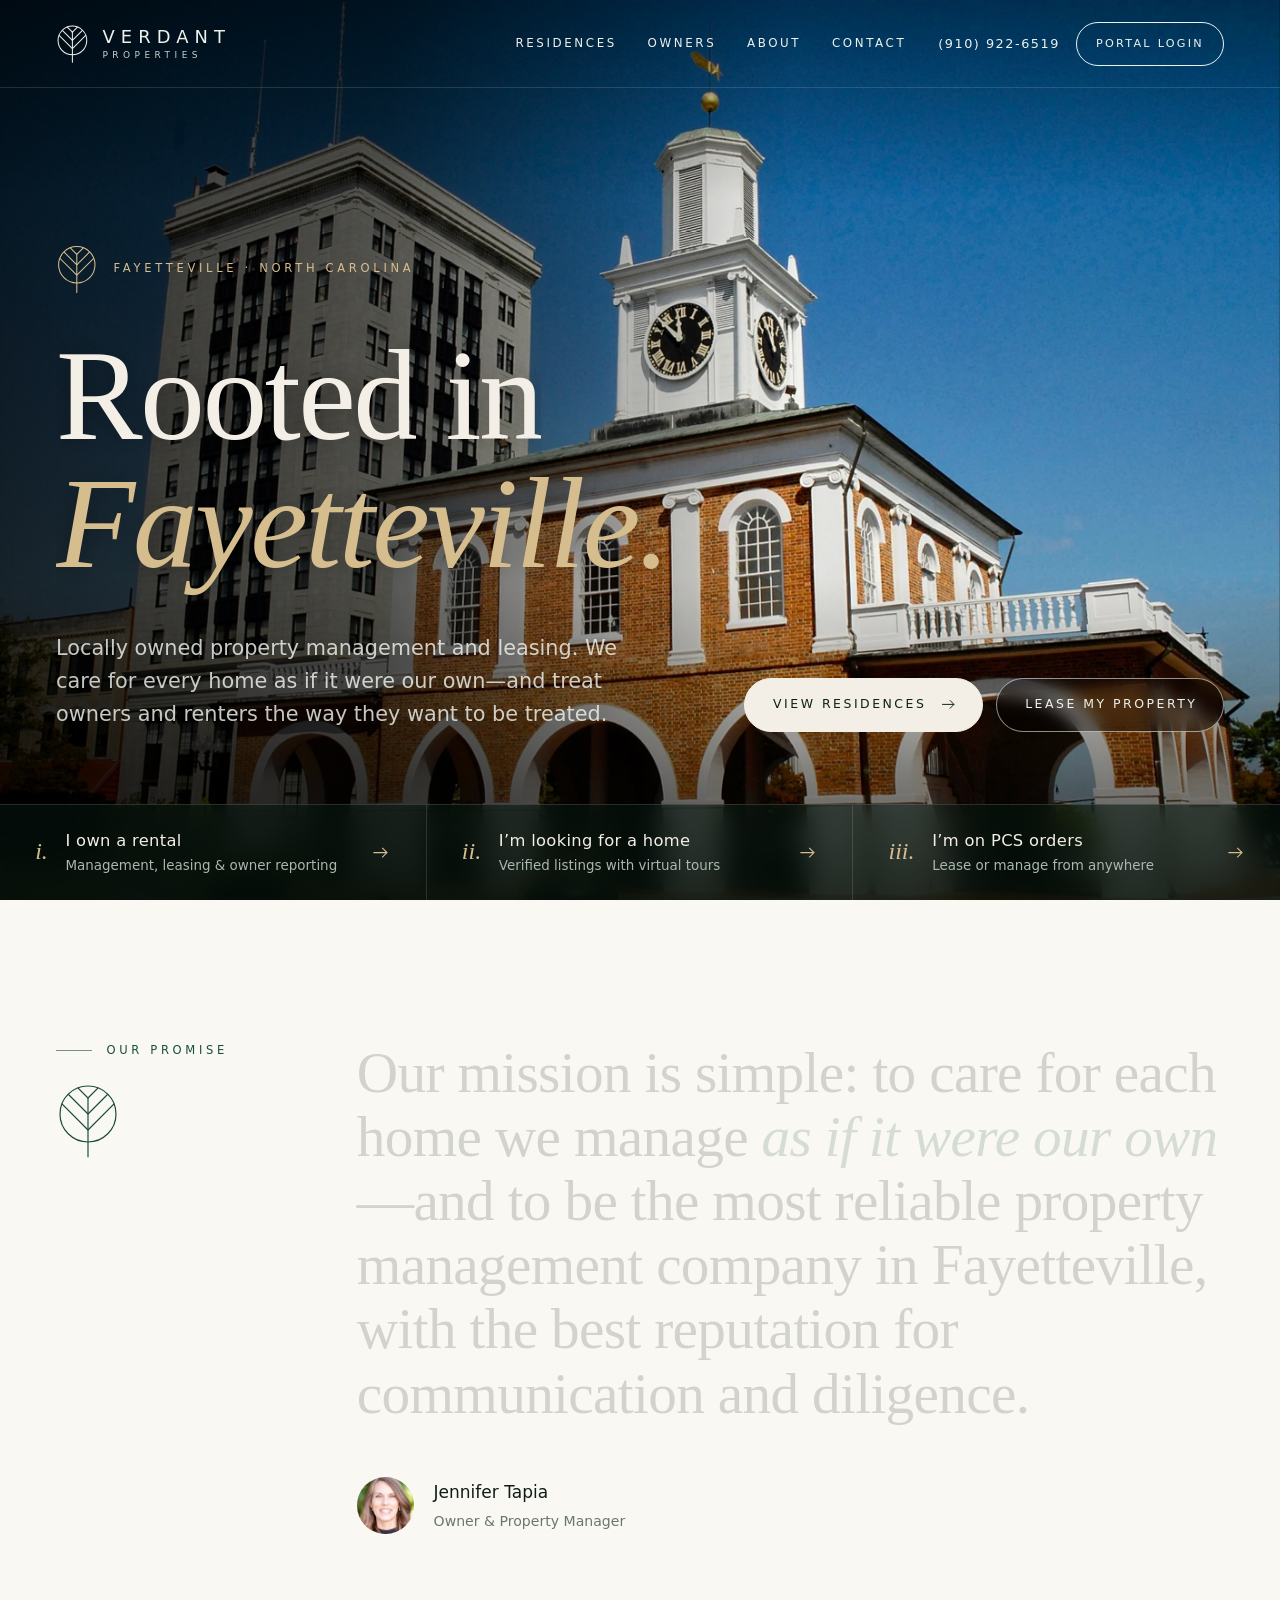
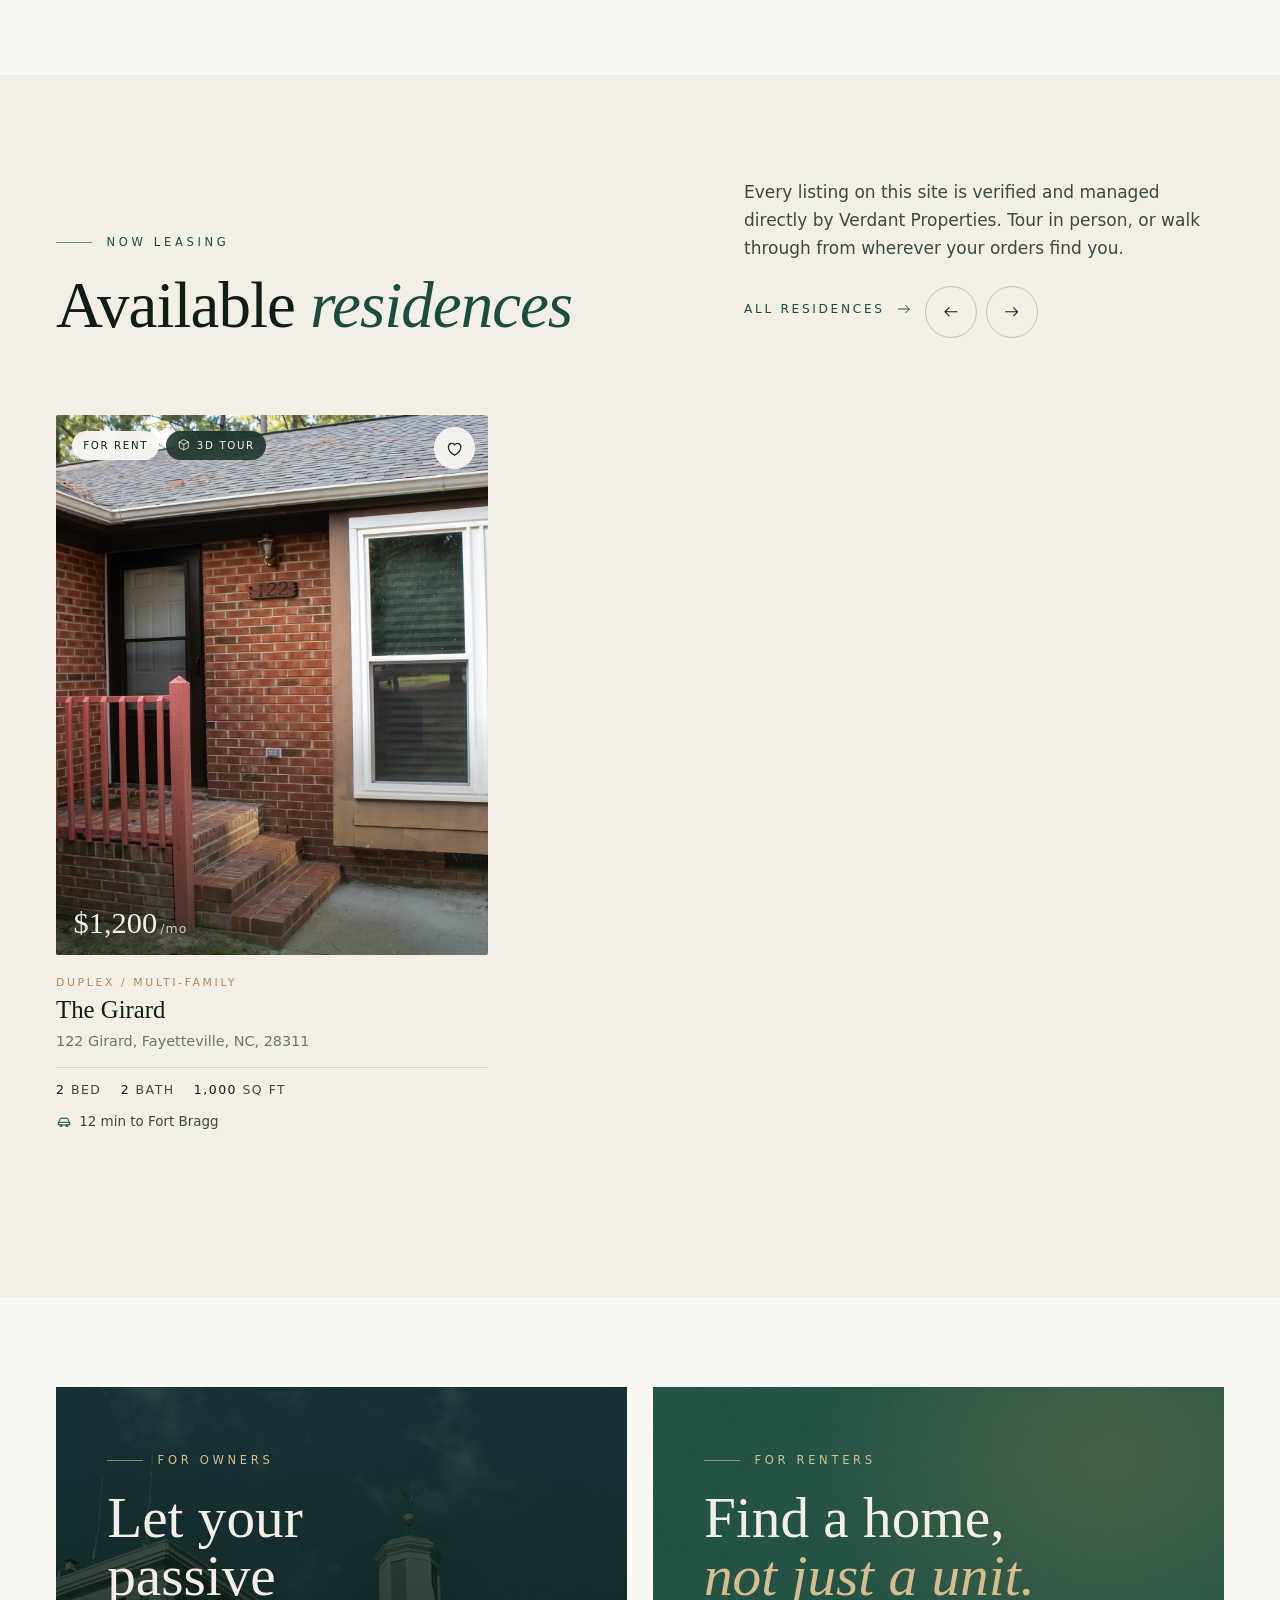
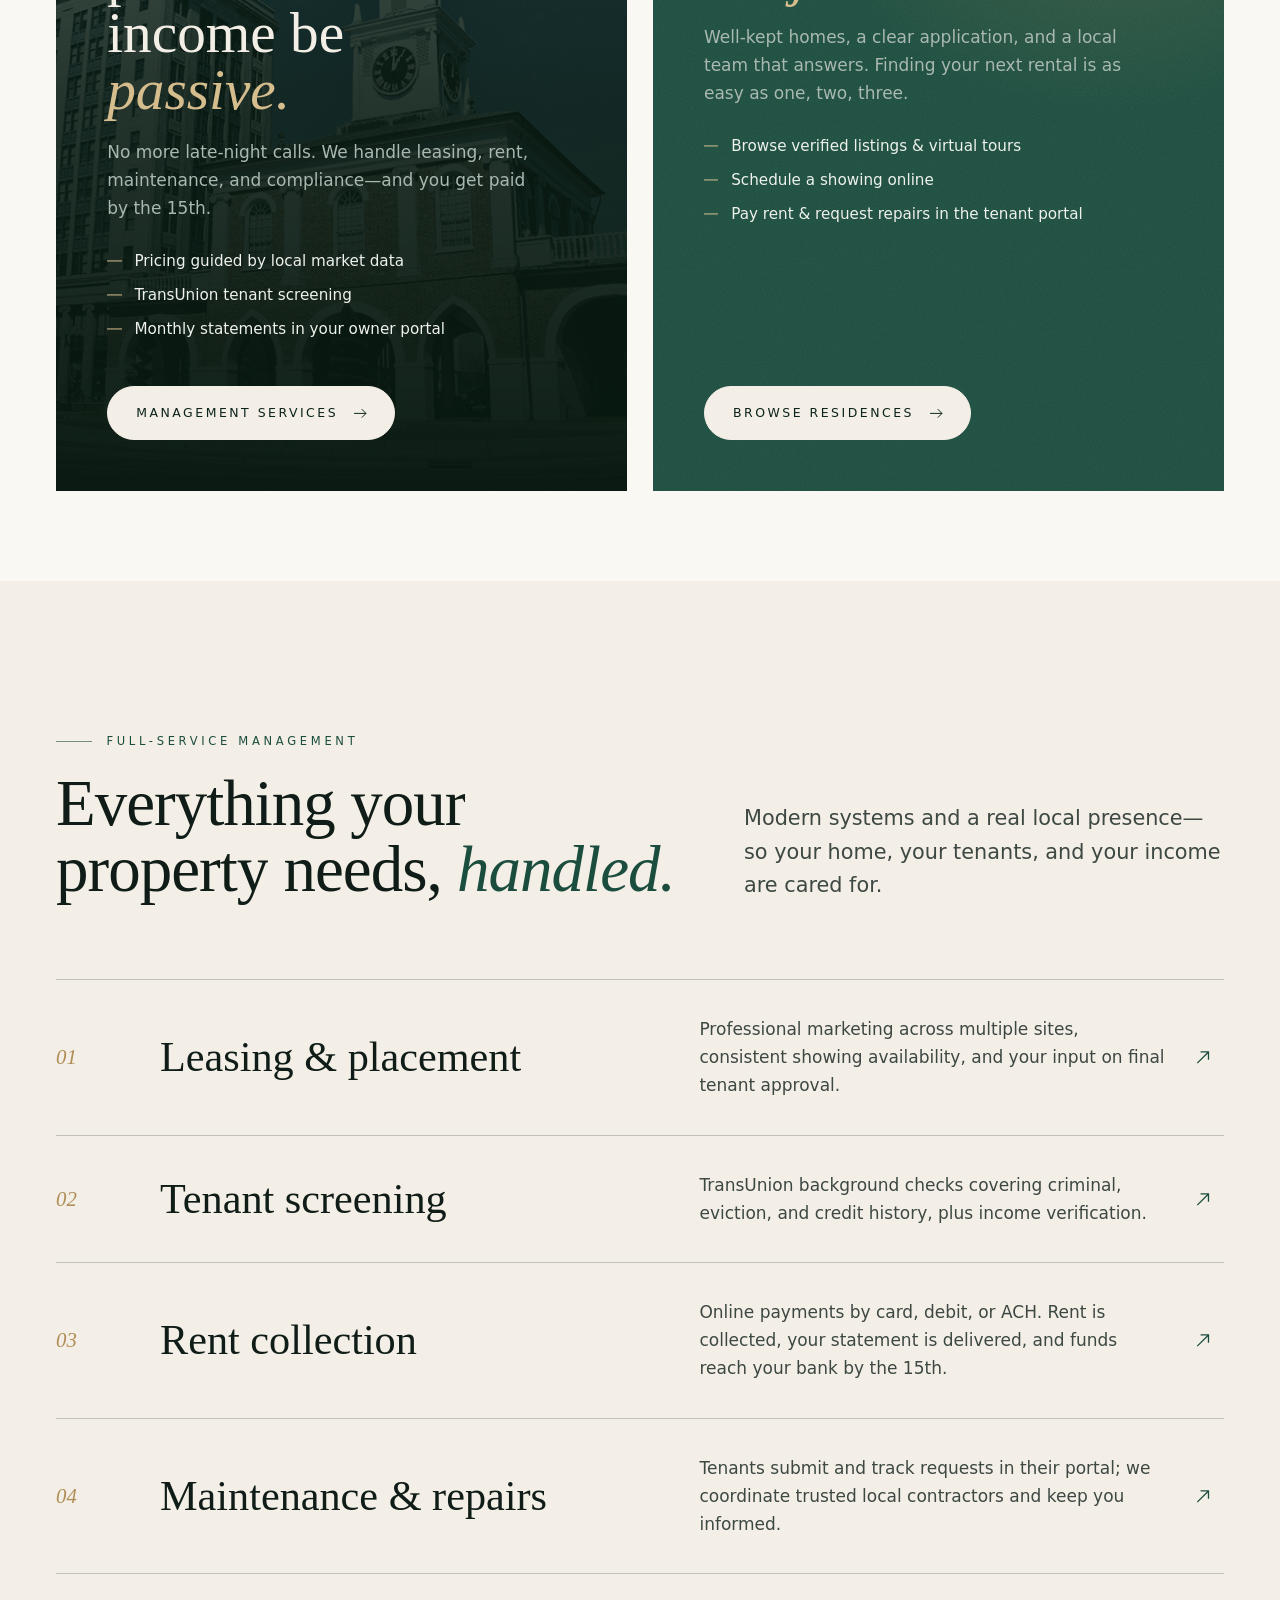
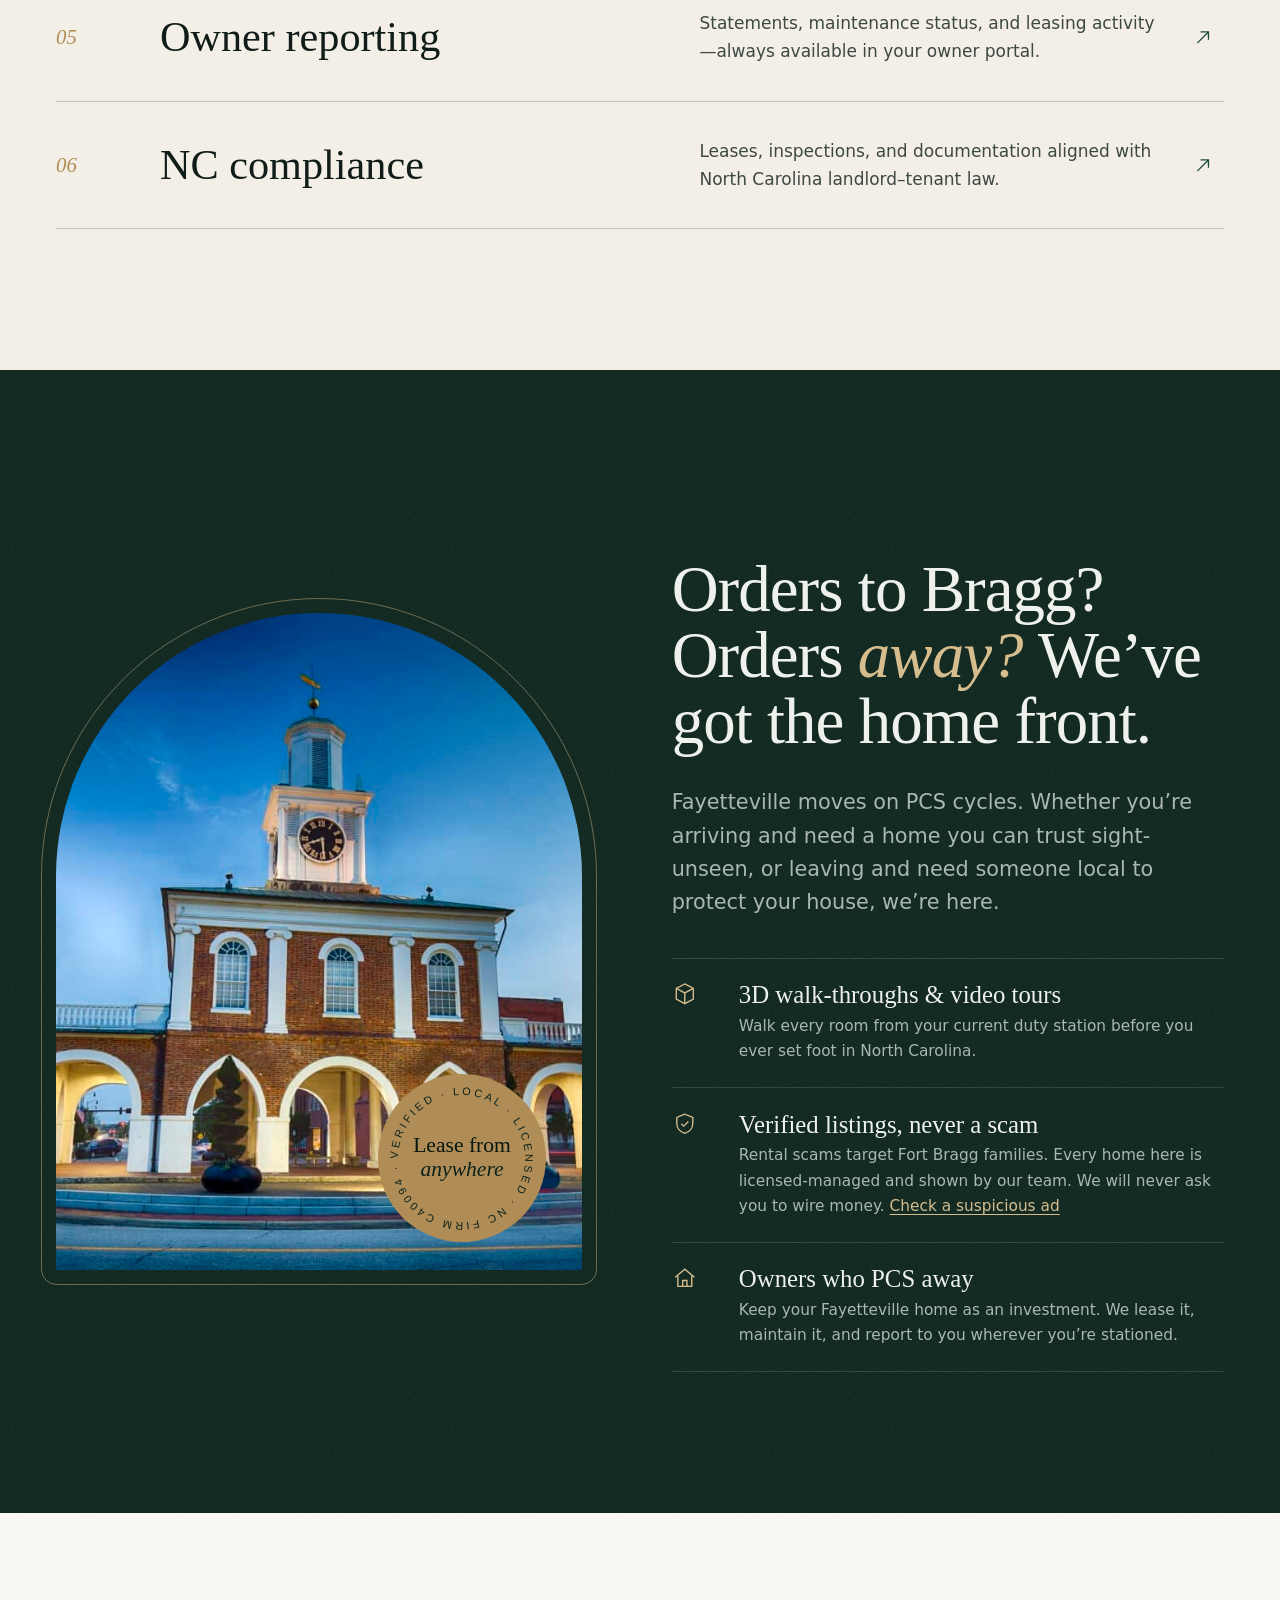
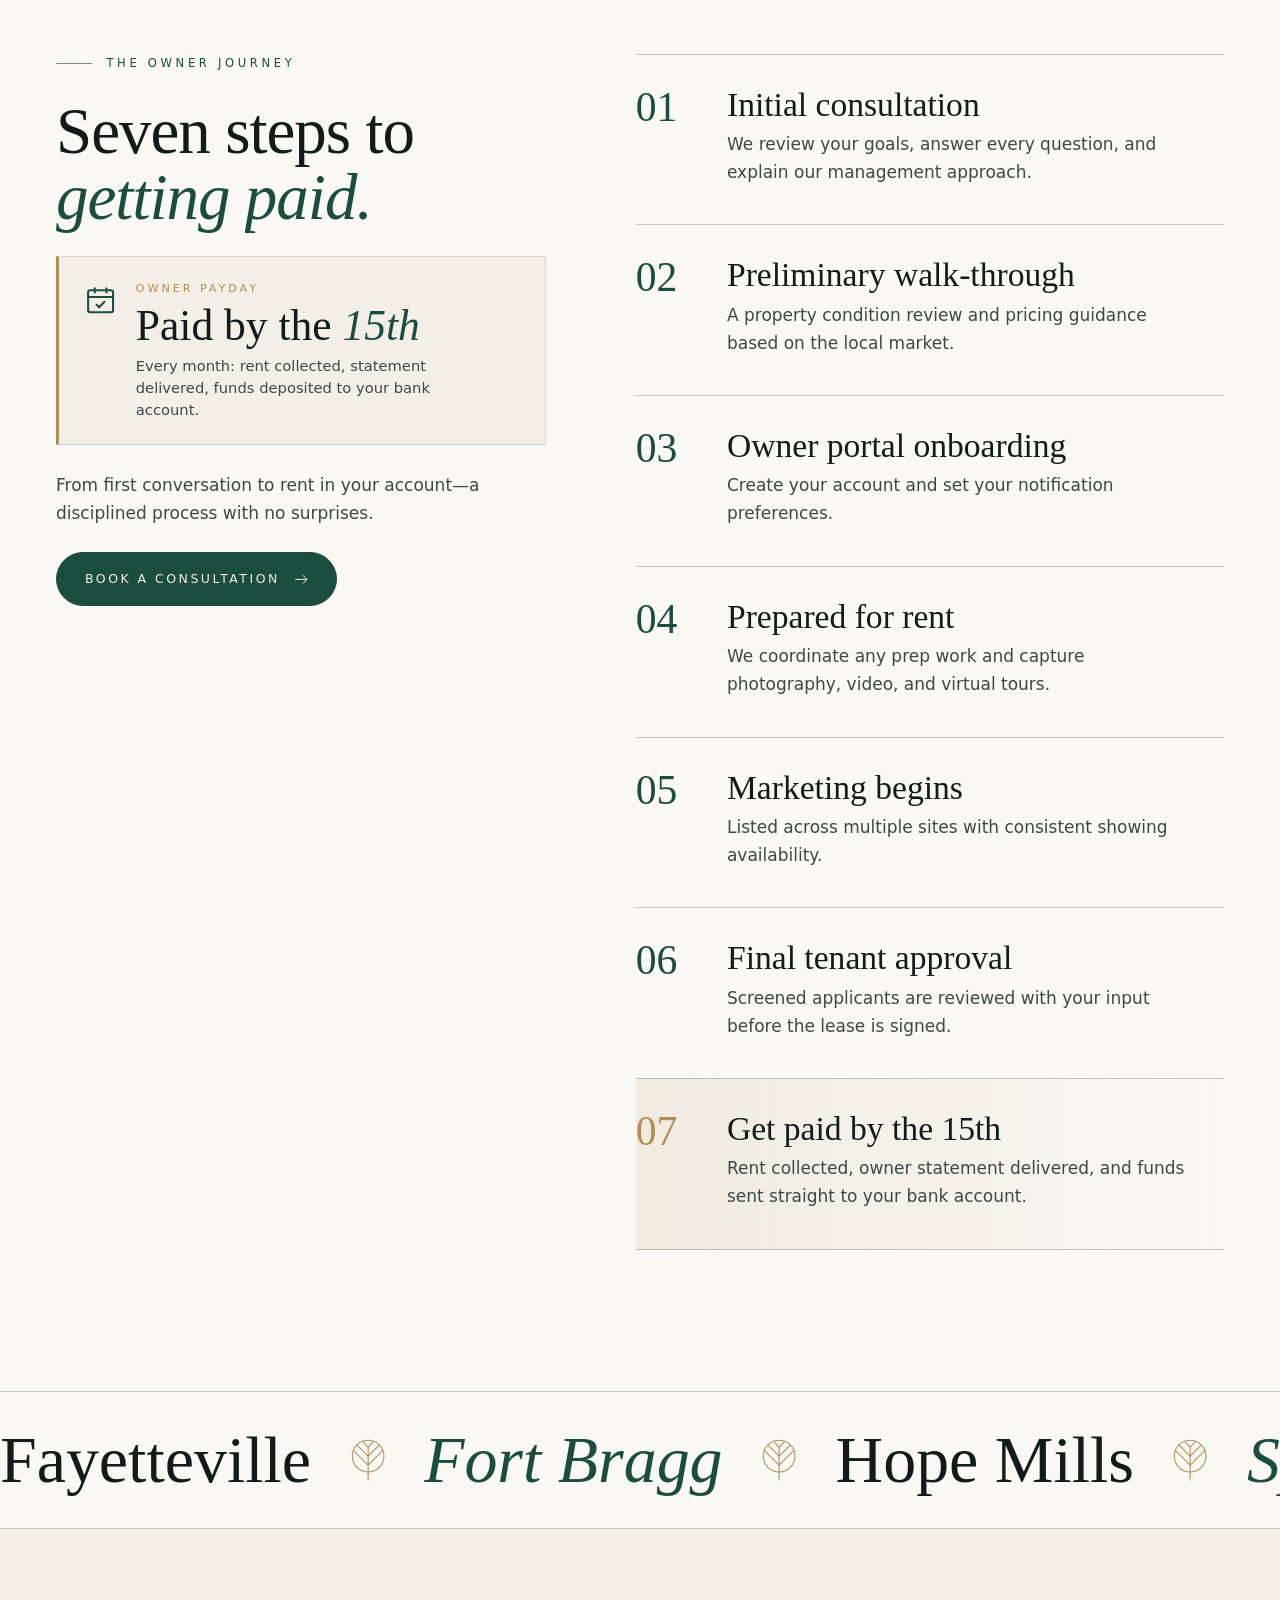
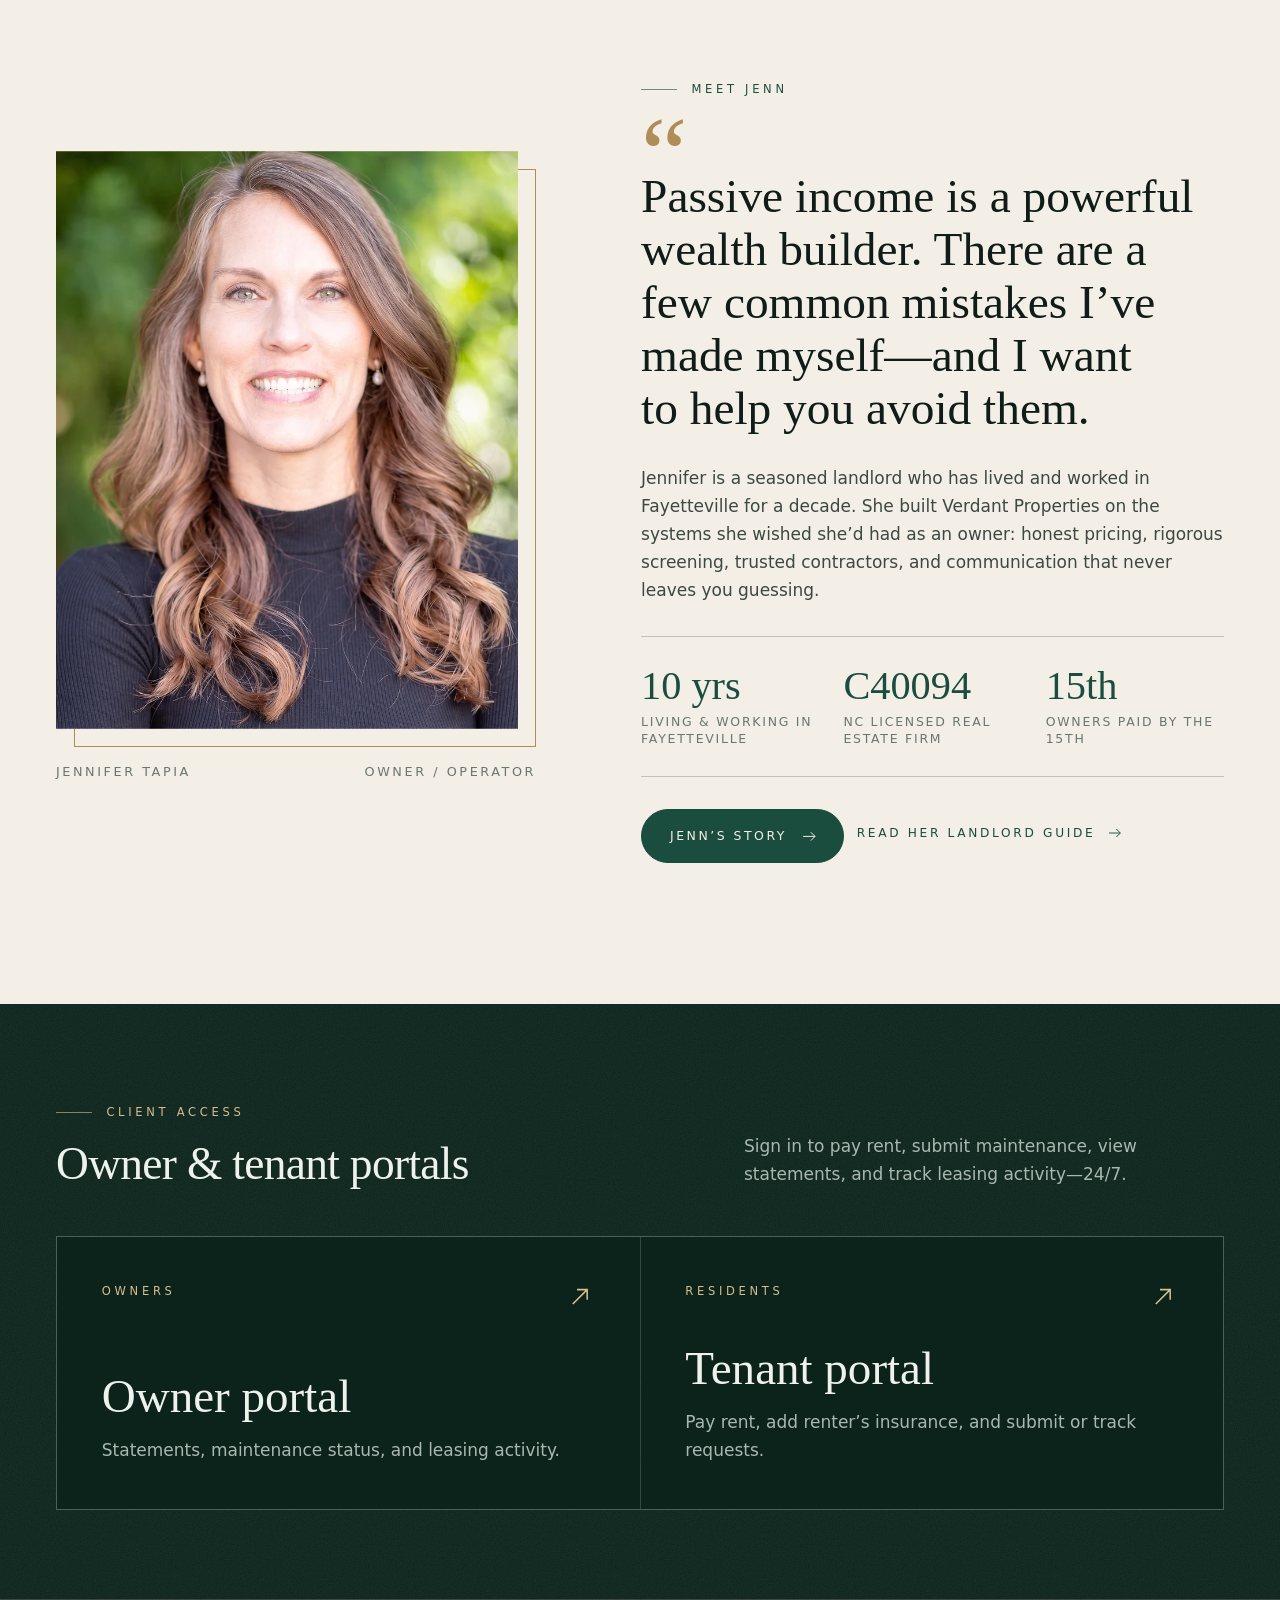
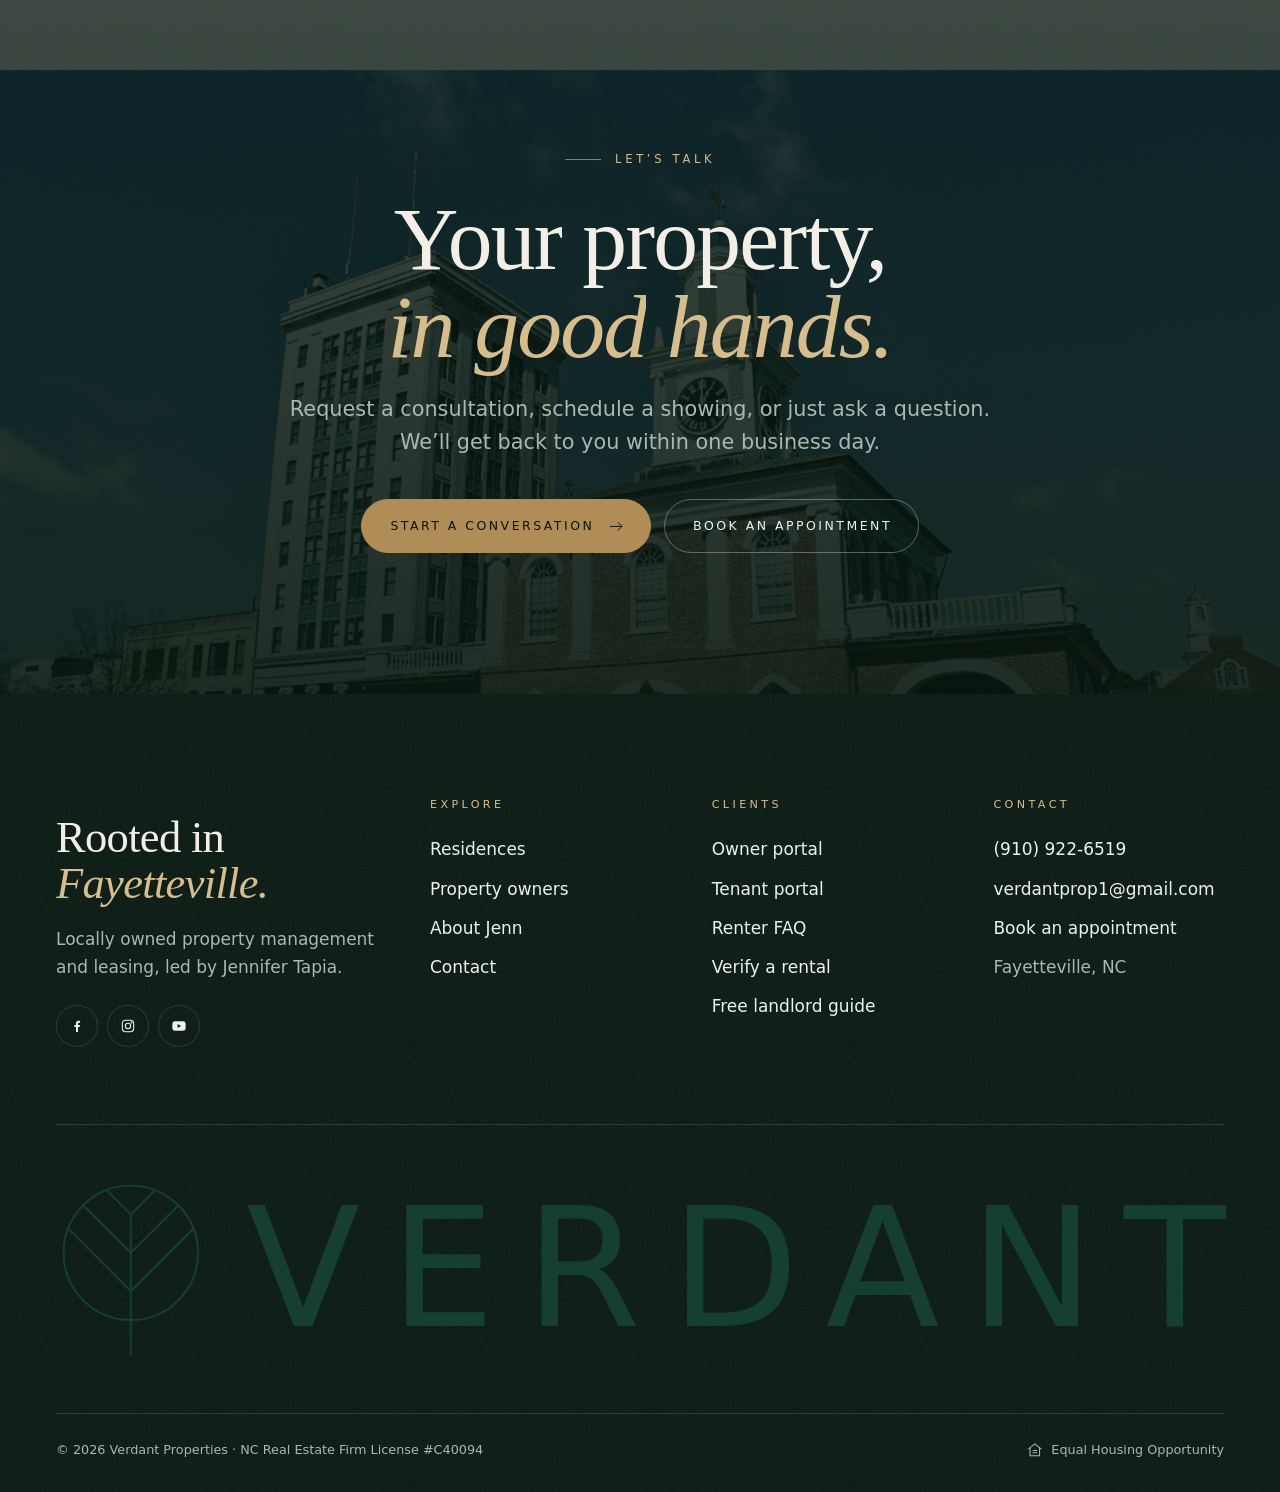
<file: index.html>
<!DOCTYPE html>
<html lang="en">
<head>
  <meta charset="UTF-8" />
  <meta http-equiv="Content-Security-Policy" content="default-src 'self'; script-src 'self' 'sha256-Du+OJKJSbdUgz5nrHeWWINvez6XKDDU/tyj/5c2uvwo=' https://cdnjs.cloudflare.com; style-src 'self' 'unsafe-inline' https://fonts.googleapis.com https://cdnjs.cloudflare.com; font-src 'self' https://fonts.gstatic.com; img-src 'self' data: blob: https:; media-src 'self' blob: https:; connect-src 'self' blob: https://hazards.fema.gov https://nominatim.openstreetmap.org https://router.project-osrm.org https://overpass-api.de https://overpass.private.coffee https://overpass.kumi.systems; frame-src https:; object-src 'none'; base-uri 'self'; form-action 'self'; upgrade-insecure-requests" />
  <meta name="referrer" content="strict-origin-when-cross-origin" />
  <meta name="viewport" content="width=device-width, initial-scale=1" />
  <title>Verdant Properties | Property Management & Rentals in Fayetteville, NC</title>
  <meta name="description" content="Locally owned property management and leasing in Fayetteville, NC. Jennifer Tapia and Verdant Properties care for every home as if it were our own—for owners, renters, and military families." />
  <meta name="theme-color" content="#0b231b" />
  <meta property="og:title" content="Verdant Properties | Rooted in Fayetteville" />
  <meta property="og:description" content="Locally owned property management and leasing in Fayetteville, NC." />
  <meta property="og:type" content="website" />
  <meta property="og:url" content="https://www.verdantprop.com/" />
  <meta property="og:image" content="https://www.verdantprop.com/assets/img/market-house-1600.webp" />
  <meta name="twitter:card" content="summary_large_image" />
  <link rel="canonical" href="https://www.verdantprop.com/" />
  <link rel="icon" href="assets/img/favicon.svg" type="image/svg+xml" />
  <link rel="apple-touch-icon" href="assets/img/logo.webp" />
  <link rel="preconnect" href="https://fonts.googleapis.com" />
  <link rel="preconnect" href="https://fonts.gstatic.com" crossorigin />
  <link href="https://fonts.googleapis.com/css2?family=Instrument+Serif:ital@0;1&family=Jost:wght@300;400;500&display=swap" rel="stylesheet" />
  <link rel="preload" as="image" href="assets/img/market-house-1600.webp" imagesrcset="assets/img/market-house-960.webp 960w, assets/img/market-house-1600.webp 1600w, assets/img/market-house-2560.webp 2560w, assets/img/market-house-3200.webp 3200w" imagesizes="100vw" fetchpriority="high" />
  <link rel="stylesheet" href="css/styles.css" />
  <script>document.documentElement.classList.add('js')</script>
  <script type="application/ld+json">
  {
    "@context": "https://schema.org",
    "@type": ["RealEstateAgent", "LocalBusiness"],
    "name": "Verdant Properties",
    "description": "Locally owned property management and leasing in Fayetteville, NC.",
    "url": "https://www.verdantprop.com/",
    "logo": "https://www.verdantprop.com/assets/img/logo.webp",
    "image": "https://www.verdantprop.com/assets/img/market-house-1600.webp",
    "telephone": "+1-910-922-6519",
    "email": "verdantprop1@gmail.com",
    "founder": { "@type": "Person", "name": "Jennifer Tapia" },
    "address": { "@type": "PostalAddress", "addressLocality": "Fayetteville", "addressRegion": "NC", "addressCountry": "US" },
    "areaServed": ["Fayetteville NC", "Fort Bragg NC", "Hope Mills NC", "Spring Lake NC", "Raeford NC", "Cumberland County NC"],
    "sameAs": ["https://www.facebook.com/people/Verdant-Properties/61568120027962/", "https://www.instagram.com/jennifer.myrealtor/", "https://www.youtube.com/@VerdantProperties"]
  }
  </script>
</head>
<body>
  <svg width="0" height="0" style="position:absolute" aria-hidden="true" focusable="false">
    <defs><clipPath id="leaf-clip"><circle cx="24" cy="24" r="21"/></clipPath></defs>
    <symbol id="leaf" viewBox="0 0 48 58">
      <g fill="none" stroke="currentColor" stroke-linecap="round">
        <circle cx="24" cy="24" r="21"/>
        <path d="M24 12V56"/>
        <path clip-path="url(#leaf-clip)" d="M24 12 12 0M24 12 36 0M24 24 6 6M24 24 42 6M24 36 3 15M24 36 45 15"/>
      </g>
    </symbol>
  </svg>

  <a class="skip-link" href="#main">Skip to content</a>

  <header class="site-header">
    <div class="container header-inner">
      <a class="brand" href="index.html" aria-label="Verdant Properties, home">
        <svg class="leaf" viewBox="0 0 48 58" aria-hidden="true"><use href="#leaf"/></svg>
        <span class="brand-word"><b>VERDANT</b><small>PROPERTIES</small></span>
      </a>
      <nav class="site-nav" aria-label="Primary">
        <a href="listings.html">Residences</a>
        <a href="owners.html">Owners</a>
        <a href="about.html">About</a>
        <a href="contact.html">Contact</a>
      </nav>
      <div class="header-actions">
        <a class="header-phone" href="tel:+19109226519">(910) 922-6519</a>
        <a class="btn" href="https://verdantprop.app.doorloop.com/auth/login" target="_blank" rel="noopener">Portal login</a>
      </div>
      <button class="nav-toggle" data-nav-toggle aria-expanded="false" aria-controls="menu" aria-label="Open menu"><span></span><span></span></button>
    </div>
  </header>
  <div class="menu" id="menu">
    <nav aria-label="Mobile">
      <a href="index.html">Home</a>
      <a href="listings.html">Residences</a>
      <a href="owners.html">Owners</a>
      <a href="about.html">About</a>
      <a href="contact.html">Contact</a>
      <a href="https://verdantprop.app.doorloop.com/auth/login" target="_blank" rel="noopener">Portal login</a>
    </nav>
    <div class="menu-foot">
      <a href="tel:+19109226519">(910) 922-6519</a>
      <a href="mailto:verdantprop1@gmail.com">verdantprop1@gmail.com</a>
      <span>Fayetteville, North Carolina</span>
    </div>
  </div>

  <main id="main">
    <!-- Hero -->
    <section class="hero" aria-labelledby="hero-title">
      <div class="hero-media" aria-hidden="true">
        <img src="assets/img/market-house-1600.webp" srcset="assets/img/market-house-960.webp 960w, assets/img/market-house-1600.webp 1600w, assets/img/market-house-2560.webp 2560w, assets/img/market-house-3200.webp 3200w" sizes="100vw" width="2560" height="1712" alt="" data-parallax="0.1" fetchpriority="high" decoding="async" />
      </div>
      <div class="container hero-inner">
        <div class="hero-kicker">
          <svg class="leaf leaf-draw" viewBox="0 0 48 58" aria-hidden="true">
            <g fill="none" stroke="currentColor" stroke-linecap="round">
              <circle cx="24" cy="24" r="21" pathLength="1"/>
              <path d="M24 12V56" pathLength="1"/>
              <path clip-path="url(#leaf-clip)" d="M24 12 12 0M24 12 36 0M24 24 6 6M24 24 42 6M24 36 3 15M24 36 45 15" pathLength="1"/>
            </g>
          </svg>
          <span class="eyebrow eyebrow--plain">Fayetteville · North Carolina</span>
        </div>
        <h1 class="display display--xl" id="hero-title" data-split>Rooted in <em>Fayetteville.</em></h1>
        <div class="hero-row">
          <p class="lede reveal" style="--d:.5s">Locally owned property management and leasing. We care for every home as if it were our own&mdash;and treat owners and renters the way they want to be treated.</p>
          <div class="hero-ctas reveal" style="--d:.65s">
            <a class="btn btn--light" href="listings.html">View residences <svg class="arrow" viewBox="0 0 24 24" fill="none" stroke="currentColor" stroke-width="1.4" aria-hidden="true"><path d="M3 12h17M14 6l6 6-6 6"/></svg></a>
            <a class="btn btn--outline-light" href="owners.html">Lease my property</a>
          </div>
        </div>
      </div>
      <nav class="hero-paths" aria-label="Start here">
        <a class="hero-path" href="owners.html">
          <span class="num">i.</span>
          <span><strong>I own a rental</strong><span class="sub">Management, leasing &amp; owner reporting</span></span>
          <svg class="arrow" viewBox="0 0 24 24" fill="none" stroke="currentColor" stroke-width="1.4" aria-hidden="true"><path d="M3 12h17M14 6l6 6-6 6"/></svg>
        </a>
        <a class="hero-path" href="listings.html">
          <span class="num">ii.</span>
          <span><strong>I&rsquo;m looking for a home</strong><span class="sub">Verified listings with virtual tours</span></span>
          <svg class="arrow" viewBox="0 0 24 24" fill="none" stroke="currentColor" stroke-width="1.4" aria-hidden="true"><path d="M3 12h17M14 6l6 6-6 6"/></svg>
        </a>
        <a class="hero-path" href="#pcs">
          <span class="num">iii.</span>
          <span><strong>I&rsquo;m on PCS orders</strong><span class="sub">Lease or manage from anywhere</span></span>
          <svg class="arrow" viewBox="0 0 24 24" fill="none" stroke="currentColor" stroke-width="1.4" aria-hidden="true"><path d="M3 12h17M14 6l6 6-6 6"/></svg>
        </a>
      </nav>
    </section>

    <!-- Manifesto -->
    <section class="section manifesto" aria-labelledby="manifesto-label">
      <div class="container manifesto-grid">
        <div class="manifesto-aside">
          <p class="eyebrow" id="manifesto-label">Our promise</p>
          <svg class="leaf" viewBox="0 0 48 58" aria-hidden="true"><use href="#leaf"/></svg>
        </div>
        <div>
          <p class="manifesto-text" data-scrub>Our mission is simple: to care for each home we manage <em>as if it were our own</em>&mdash;and to be the most reliable property management company in Fayetteville, with the best reputation for communication and diligence.</p>
          <div class="manifesto-sign reveal">
            <img src="assets/img/jenn-tapia-avatar.webp" alt="" width="58" height="58" loading="lazy" />
            <div><strong>Jennifer Tapia</strong><span>Owner &amp; Property Manager</span></div>
          </div>
        </div>
      </div>
    </section>

    <!-- Featured residences -->
    <section class="section bg-bone" aria-labelledby="featured-title" style="padding-top:clamp(4rem,8vw,7rem)">
      <div class="container">
        <div class="head">
          <div>
            <p class="eyebrow reveal">Now leasing</p>
            <h2 class="title" id="featured-title" data-split>Available <em>residences</em></h2>
          </div>
          <div class="head-side reveal">
            <p>Every listing on this site is verified and managed directly by Verdant Properties. Tour in person, or walk through from wherever your orders find you.</p>
            <div class="row">
              <a class="link-arrow" href="listings.html">All residences <svg class="arrow" viewBox="0 0 24 24" fill="none" stroke="currentColor" stroke-width="1.4" aria-hidden="true"><path d="M3 12h17M14 6l6 6-6 6"/></svg></a>
              <div class="rail-controls" data-rail-for="featured-rail" style="margin-left:auto">
                <button class="round-btn" data-dir="prev" aria-label="Previous"><svg viewBox="0 0 24 24" fill="none" stroke="currentColor" stroke-width="1.4"><path d="M3 12h17M14 6l6 6-6 6"/></svg></button>
                <button class="round-btn" data-dir="next" aria-label="Next"><svg viewBox="0 0 24 24" fill="none" stroke="currentColor" stroke-width="1.4"><path d="M3 12h17M14 6l6 6-6 6"/></svg></button>
              </div>
            </div>
          </div>
        </div>
        <div class="rail" id="featured-rail" data-featured></div>
      </div>
    </section>

    <!-- Two paths -->
    <section class="section section--tight" aria-label="Who we serve">
      <div class="container paths">
        <article class="path reveal">
          <div class="path-bg" aria-hidden="true"><img src="assets/img/fayetteville-hero.png" alt="" loading="lazy" /></div>
          <p class="eyebrow">For owners</p>
          <h3>Let your passive income be <em>passive.</em></h3>
          <p>No more late-night calls. We handle leasing, rent, maintenance, and compliance&mdash;and you get paid by the 15th.</p>
          <ul role="list">
            <li>Pricing guided by local market data</li>
            <li>TransUnion tenant screening</li>
            <li>Monthly statements in your owner portal</li>
          </ul>
          <div><a class="btn btn--light" href="owners.html">Management services <svg class="arrow" viewBox="0 0 24 24" fill="none" stroke="currentColor" stroke-width="1.4" aria-hidden="true"><path d="M3 12h17M14 6l6 6-6 6"/></svg></a></div>
        </article>
        <article class="path path--solid reveal" style="--d:.12s">
          <p class="eyebrow">For renters</p>
          <h3>Find a home, <em>not just a unit.</em></h3>
          <p>Well-kept homes, a clear application, and a local team that answers. Finding your next rental is as easy as one, two, three.</p>
          <ul role="list">
            <li>Browse verified listings &amp; virtual tours</li>
            <li>Schedule a showing online</li>
            <li>Pay rent &amp; request repairs in the tenant portal</li>
          </ul>
          <div><a class="btn btn--light" href="listings.html">Browse residences <svg class="arrow" viewBox="0 0 24 24" fill="none" stroke="currentColor" stroke-width="1.4" aria-hidden="true"><path d="M3 12h17M14 6l6 6-6 6"/></svg></a></div>
        </article>
      </div>
    </section>

    <!-- Services -->
    <section class="section services" aria-labelledby="services-title">
      <div class="container">
        <div class="head">
          <div>
            <p class="eyebrow reveal">Full-service management</p>
            <h2 class="title" id="services-title" data-split>Everything your property needs, <em>handled.</em></h2>
          </div>
          <p class="lede reveal">Modern systems and a real local presence&mdash;so your home, your tenants, and your income are cared for.</p>
        </div>
        <ol class="svc-list" role="list">
          <li class="svc reveal"><span class="svc-num">01</span><h3>Leasing &amp; placement</h3><p>Professional marketing across multiple sites, consistent showing availability, and your input on final tenant approval.</p><svg class="arrow" viewBox="0 0 24 24" fill="none" stroke="currentColor" stroke-width="1.4" aria-hidden="true"><path d="M3 12h17M14 6l6 6-6 6"/></svg></li>
          <li class="svc reveal"><span class="svc-num">02</span><h3>Tenant screening</h3><p>TransUnion background checks covering criminal, eviction, and credit history, plus income verification.</p><svg class="arrow" viewBox="0 0 24 24" fill="none" stroke="currentColor" stroke-width="1.4" aria-hidden="true"><path d="M3 12h17M14 6l6 6-6 6"/></svg></li>
          <li class="svc reveal"><span class="svc-num">03</span><h3>Rent collection</h3><p>Online payments by card, debit, or ACH. Rent is collected, your statement is delivered, and funds reach your bank by the 15th.</p><svg class="arrow" viewBox="0 0 24 24" fill="none" stroke="currentColor" stroke-width="1.4" aria-hidden="true"><path d="M3 12h17M14 6l6 6-6 6"/></svg></li>
          <li class="svc reveal"><span class="svc-num">04</span><h3>Maintenance &amp; repairs</h3><p>Tenants submit and track requests in their portal; we coordinate trusted local contractors and keep you informed.</p><svg class="arrow" viewBox="0 0 24 24" fill="none" stroke="currentColor" stroke-width="1.4" aria-hidden="true"><path d="M3 12h17M14 6l6 6-6 6"/></svg></li>
          <li class="svc reveal"><span class="svc-num">05</span><h3>Owner reporting</h3><p>Statements, maintenance status, and leasing activity&mdash;always available in your owner portal.</p><svg class="arrow" viewBox="0 0 24 24" fill="none" stroke="currentColor" stroke-width="1.4" aria-hidden="true"><path d="M3 12h17M14 6l6 6-6 6"/></svg></li>
          <li class="svc reveal"><span class="svc-num">06</span><h3>NC compliance</h3><p>Leases, inspections, and documentation aligned with North Carolina landlord&ndash;tenant law.</p><svg class="arrow" viewBox="0 0 24 24" fill="none" stroke="currentColor" stroke-width="1.4" aria-hidden="true"><path d="M3 12h17M14 6l6 6-6 6"/></svg></li>
        </ol>
      </div>
    </section>

    <!-- PCS / Military -->
    <section class="section dark on-dark" id="pcs" aria-labelledby="pcs-title">
      <div class="container pcs-grid">
        <div class="pcs-media reveal">
          <div class="arch arch--frame reveal-mask"><img src="assets/img/fayetteville-area.jpg" alt="The Market House in downtown Fayetteville at dusk" loading="lazy" style="object-position:50% 50%" /></div>
          <div class="pcs-badge" aria-hidden="true">
            <svg class="ring" viewBox="0 0 100 100"><defs><path id="ring-path" d="M50 50m-41 0a41 41 0 1 1 82 0a41 41 0 1 1-82 0"/></defs><text font-size="7" fill="#0b231b" font-family="Jost, sans-serif"><textPath href="#ring-path" textLength="252" lengthAdjust="spacing">VERIFIED · LOCAL · LICENSED · NC FIRM C40094 · </textPath></text></svg>
            <span>Lease from<br><em>anywhere</em></span>
          </div>
        </div>
        <div>
          <p class="eyebrow reveal">Built for military moves</p>
          <h2 class="title mt-1" id="pcs-title" data-split>Orders to Bragg? Orders <em>away?</em> We&rsquo;ve got the home front.</h2>
          <p class="lede mt-2 reveal">Fayetteville moves on PCS cycles. Whether you&rsquo;re arriving and need a home you can trust sight-unseen, or leaving and need someone local to protect your house, we&rsquo;re here.</p>
          <div class="feature-list">
            <div class="feature reveal">
              <svg viewBox="0 0 24 24" fill="none" stroke="currentColor" aria-hidden="true"><path d="M12 2.8 20 7v10l-8 4.2L4 17V7z"/><path d="M4 7l8 4.2L20 7M12 11.2V21"/></svg>
              <div><h3>3D walk-throughs &amp; video tours</h3><p>Walk every room from your current duty station before you ever set foot in North Carolina.</p></div>
            </div>
            <div class="feature reveal">
              <svg viewBox="0 0 24 24" fill="none" stroke="currentColor" aria-hidden="true"><path d="M12 3 4.5 6v5.5c0 4.6 3.1 8.3 7.5 9.5 4.4-1.2 7.5-4.9 7.5-9.5V6z"/><path d="m8.8 12 2.2 2.2 4.4-4.4"/></svg>
              <div><h3>Verified listings, never a scam</h3><p>Rental scams target Fort Bragg families. Every home here is licensed-managed and shown by our team. We will never ask you to wire money. <a href="verify.html" style="color:var(--brass-light);text-decoration:underline;text-underline-offset:3px">Check a suspicious ad</a></p></div>
            </div>
            <div class="feature reveal">
              <svg viewBox="0 0 24 24" fill="none" stroke="currentColor" aria-hidden="true"><path d="M3 11.5 12 4l9 7.5"/><path d="M5.5 10v10h13V10"/><path d="M10 20v-5.5h4V20"/></svg>
              <div><h3>Owners who PCS away</h3><p>Keep your Fayetteville home as an investment. We lease it, maintain it, and report to you wherever you&rsquo;re stationed.</p></div>
            </div>
          </div>
        </div>
      </div>
    </section>

    <!-- Process -->
    <section class="section" aria-labelledby="process-title">
      <div class="container process-grid">
        <div class="process-sticky">
          <p class="eyebrow">The owner journey</p>
          <h2 class="title" id="process-title" data-split>Seven steps to <em>getting paid.</em></h2>
          <div class="payday">
            <svg class="payday-ico" viewBox="0 0 24 24" fill="none" stroke="currentColor" stroke-width="1.4" aria-hidden="true"><rect x="3.5" y="5" width="17" height="15" rx="1.5"/><path d="M3.5 9.5h17M8 3v4M16 3v4"/><path d="m9 14.5 2 2 4-4"/></svg>
            <div>
              <p class="payday-k">Owner payday</p>
              <p class="payday-v">Paid by the <em>15th</em></p>
              <p class="payday-note">Every month: rent collected, statement delivered, funds deposited to your bank account.</p>
            </div>
          </div>
          <p>From first conversation to rent in your account&mdash;a disciplined process with no surprises.</p>
          <div><a class="btn" href="contact.html?about=a%20management%20consultation">Book a consultation <svg class="arrow" viewBox="0 0 24 24" fill="none" stroke="currentColor" stroke-width="1.4" aria-hidden="true"><path d="M3 12h17M14 6l6 6-6 6"/></svg></a></div>
        </div>
        <ol class="steps" role="list">
          <li class="step"><span class="step-n">01</span><div><h3>Initial consultation</h3><p>We review your goals, answer every question, and explain our management approach.</p></div></li>
          <li class="step"><span class="step-n">02</span><div><h3>Preliminary walk-through</h3><p>A property condition review and pricing guidance based on the local market.</p></div></li>
          <li class="step"><span class="step-n">03</span><div><h3>Owner portal onboarding</h3><p>Create your account and set your notification preferences.</p></div></li>
          <li class="step"><span class="step-n">04</span><div><h3>Prepared for rent</h3><p>We coordinate any prep work and capture photography, video, and virtual tours.</p></div></li>
          <li class="step"><span class="step-n">05</span><div><h3>Marketing begins</h3><p>Listed across multiple sites with consistent showing availability.</p></div></li>
          <li class="step"><span class="step-n">06</span><div><h3>Final tenant approval</h3><p>Screened applicants are reviewed with your input before the lease is signed.</p></div></li>
          <li class="step step--final"><span class="step-n">07</span><div><h3>Get paid by the 15th</h3><p>Rent collected, owner statement delivered, and funds sent straight to your bank account.</p></div></li>
        </ol>
      </div>
    </section>

    <!-- Areas marquee -->
    <div class="marquee" aria-label="Areas we serve: Fayetteville, Fort Bragg, Hope Mills, Spring Lake, Raeford, Cumberland County">
      <div class="marquee-track" aria-hidden="true">
        <span>Fayetteville <svg class="leaf" viewBox="0 0 48 58"><use href="#leaf"/></svg></span>
        <span>Fort Bragg <svg class="leaf" viewBox="0 0 48 58"><use href="#leaf"/></svg></span>
        <span>Hope Mills <svg class="leaf" viewBox="0 0 48 58"><use href="#leaf"/></svg></span>
        <span>Spring Lake <svg class="leaf" viewBox="0 0 48 58"><use href="#leaf"/></svg></span>
        <span>Raeford <svg class="leaf" viewBox="0 0 48 58"><use href="#leaf"/></svg></span>
        <span>Cumberland County <svg class="leaf" viewBox="0 0 48 58"><use href="#leaf"/></svg></span>
        <span>Fayetteville <svg class="leaf" viewBox="0 0 48 58"><use href="#leaf"/></svg></span>
        <span>Fort Bragg <svg class="leaf" viewBox="0 0 48 58"><use href="#leaf"/></svg></span>
        <span>Hope Mills <svg class="leaf" viewBox="0 0 48 58"><use href="#leaf"/></svg></span>
        <span>Spring Lake <svg class="leaf" viewBox="0 0 48 58"><use href="#leaf"/></svg></span>
        <span>Raeford <svg class="leaf" viewBox="0 0 48 58"><use href="#leaf"/></svg></span>
        <span>Cumberland County <svg class="leaf" viewBox="0 0 48 58"><use href="#leaf"/></svg></span>
      </div>
    </div>

    <!-- Jenn -->
    <section class="section jenn" aria-labelledby="jenn-title">
      <div class="container jenn-grid">
        <figure class="jenn-portrait reveal" style="margin:0">
          <div class="portrait"><div class="portrait-img reveal-mask"><img src="assets/img/jenn-tapia-800.webp" srcset="assets/img/jenn-tapia-800.webp 800w, assets/img/jenn-tapia-1200.webp 1200w" sizes="(max-width: 860px) 90vw, 480px" width="1200" height="1500" alt="Jennifer Tapia, owner of Verdant Properties" loading="lazy" /></div></div>
          <figcaption><span>Jennifer Tapia</span><span>Owner / Operator</span></figcaption>
        </figure>
        <div>
          <p class="eyebrow reveal">Meet Jenn</p>
          <h2 class="sr-only" id="jenn-title">Meet Jennifer Tapia</h2>
          <blockquote class="jenn-quote reveal" style="margin-inline:0">Passive income is a powerful wealth builder. There are a few common mistakes I&rsquo;ve made myself&mdash;and I want to help you avoid them.</blockquote>
          <p class="reveal">Jennifer is a seasoned landlord who has lived and worked in Fayetteville for a decade. She built Verdant Properties on the systems she wished she&rsquo;d had as an owner: honest pricing, rigorous screening, trusted contractors, and communication that never leaves you guessing.</p>
          <div class="jenn-facts reveal">
            <div><b>10 yrs</b><span>Living &amp; working in Fayetteville</span></div>
            <div><b>C40094</b><span>NC licensed real estate firm</span></div>
            <div><b>15th</b><span>Owners paid by the 15th</span></div>
          </div>
          <div class="row reveal">
            <a class="btn" href="about.html">Jenn&rsquo;s story <svg class="arrow" viewBox="0 0 24 24" fill="none" stroke="currentColor" stroke-width="1.4" aria-hidden="true"><path d="M3 12h17M14 6l6 6-6 6"/></svg></a>
            <a class="link-arrow" href="owners.html#guide">Read her landlord guide <svg class="arrow" viewBox="0 0 24 24" fill="none" stroke="currentColor" stroke-width="1.4" aria-hidden="true"><path d="M3 12h17M14 6l6 6-6 6"/></svg></a>
          </div>
        </div>
      </div>
    </section>

    <!-- Portals -->
    <section class="section section--tight dark on-dark" aria-labelledby="portals-title">
      <div class="container">
        <div class="head" style="margin-bottom:clamp(2rem,4vw,3rem)">
          <div><p class="eyebrow">Client access</p><h2 class="title title--sm mt-1" id="portals-title">Owner &amp; tenant portals</h2></div>
          <p>Sign in to pay rent, submit maintenance, view statements, and track leasing activity&mdash;24/7.</p>
        </div>
        <div class="portal-grid">
          <a class="portal" href="https://verdantprop.app.doorloop.com/auth/login" target="_blank" rel="noopener">
            <div class="portal-top"><p class="eyebrow eyebrow--plain">Owners</p><svg viewBox="0 0 24 24" fill="none" stroke="currentColor" stroke-width="1.3" aria-hidden="true"><path d="M3 12h17M14 6l6 6-6 6"/></svg></div>
            <div><h3>Owner portal</h3><p class="mt-1">Statements, maintenance status, and leasing activity.</p></div>
          </a>
          <a class="portal" href="https://verdantprop.app.doorloop.com/auth/login" target="_blank" rel="noopener">
            <div class="portal-top"><p class="eyebrow eyebrow--plain">Residents</p><svg viewBox="0 0 24 24" fill="none" stroke="currentColor" stroke-width="1.3" aria-hidden="true"><path d="M3 12h17M14 6l6 6-6 6"/></svg></div>
            <div><h3>Tenant portal</h3><p class="mt-1">Pay rent, add renter&rsquo;s insurance, and submit or track requests.</p></div>
          </a>
        </div>
      </div>
    </section>

    <!-- CTA -->
    <section class="section cta" aria-labelledby="cta-title">
      <div class="cta-bg" aria-hidden="true"><img src="assets/img/fayetteville-hero.png" alt="" loading="lazy" data-parallax="0.12" style="height:120%" /></div>
      <div class="container">
        <p class="eyebrow">Let&rsquo;s talk</p>
        <h2 class="display display--lg" id="cta-title" data-split>Your property, <em>in good hands.</em></h2>
        <p class="lede">Request a consultation, schedule a showing, or just ask a question. We&rsquo;ll get back to you within one business day.</p>
        <div class="cta-actions">
          <a class="btn btn--brass" href="contact.html">Start a conversation <svg class="arrow" viewBox="0 0 24 24" fill="none" stroke="currentColor" stroke-width="1.4" aria-hidden="true"><path d="M3 12h17M14 6l6 6-6 6"/></svg></a>
          <a class="btn btn--outline-light" href="https://calendar.app.google/aWUisd1YZVH4zqXaA" target="_blank" rel="noopener">Book an appointment</a>
        </div>
      </div>
    </section>
  </main>

  <footer class="site-footer on-dark">
    <div class="container">
      <div class="footer-top">
        <div class="footer-intro">
          <p class="title">Rooted in <em>Fayetteville.</em></p>
          <p>Locally owned property management and leasing, led by Jennifer Tapia.</p>
          <div class="socials">
            <a href="https://www.facebook.com/people/Verdant-Properties/61568120027962/" target="_blank" rel="noopener" aria-label="Facebook"><svg viewBox="0 0 24 24" fill="currentColor" aria-hidden="true"><path d="M13.5 21v-7.5h2.6l.4-3h-3V8.6c0-.9.3-1.5 1.5-1.5h1.6V4.4c-.3 0-1.2-.1-2.3-.1-2.3 0-3.8 1.4-3.8 3.9v2.3H8v3h2.5V21z"/></svg></a>
            <a href="https://www.instagram.com/jennifer.myrealtor/" target="_blank" rel="noopener" aria-label="Instagram"><svg viewBox="0 0 24 24" fill="none" stroke="currentColor" stroke-width="1.6" aria-hidden="true"><rect x="3.5" y="3.5" width="17" height="17" rx="5"/><circle cx="12" cy="12" r="4"/><circle cx="17.2" cy="6.8" r=".6" fill="currentColor"/></svg></a>
            <a href="https://www.youtube.com/@VerdantProperties" target="_blank" rel="noopener" aria-label="YouTube"><svg viewBox="0 0 24 24" fill="currentColor" aria-hidden="true"><path d="M21.6 7.2a2.5 2.5 0 0 0-1.8-1.8C18.2 5 12 5 12 5s-6.2 0-7.8.4a2.5 2.5 0 0 0-1.8 1.8C2 8.8 2 12 2 12s0 3.2.4 4.8a2.5 2.5 0 0 0 1.8 1.8c1.6.4 7.8.4 7.8.4s6.2 0 7.8-.4a2.5 2.5 0 0 0 1.8-1.8c.4-1.6.4-4.8.4-4.8s0-3.2-.4-4.8zM10 15V9l5.2 3z"/></svg></a>
          </div>
        </div>
        <div>
          <h4>Explore</h4>
          <ul role="list">
            <li><a href="listings.html">Residences</a></li>
            <li><a href="owners.html">Property owners</a></li>
            <li><a href="about.html">About Jenn</a></li>
            <li><a href="contact.html">Contact</a></li>
          </ul>
        </div>
        <div>
          <h4>Clients</h4>
          <ul role="list">
            <li><a href="https://verdantprop.app.doorloop.com/auth/login" target="_blank" rel="noopener">Owner portal</a></li>
            <li><a href="https://verdantprop.app.doorloop.com/auth/login" target="_blank" rel="noopener">Tenant portal</a></li>
            <li><a href="listings.html#faq">Renter FAQ</a></li>
            <li><a href="verify.html">Verify a rental</a></li>
            <li><a href="assets/docs/path-to-success-landlord-guide.pdf" target="_blank" rel="noopener">Free landlord guide</a></li>
          </ul>
        </div>
        <div>
          <h4>Contact</h4>
          <ul role="list">
            <li><a href="tel:+19109226519">(910) 922-6519</a></li>
            <li><a href="mailto:verdantprop1@gmail.com">verdantprop1@gmail.com</a></li>
            <li><a href="https://calendar.app.google/aWUisd1YZVH4zqXaA" target="_blank" rel="noopener">Book an appointment</a></li>
            <li>Fayetteville, NC</li>
          </ul>
        </div>
      </div>
      <div class="footer-mark" aria-hidden="true"><svg class="leaf" viewBox="0 0 48 58"><use href="#leaf"/></svg><span>VERDANT</span></div>
      <div class="footer-bottom">
        <p>&copy; <span data-year></span> Verdant Properties &middot; NC Real Estate Firm License #C40094</p>
        <span class="eho"><svg viewBox="0 0 24 24" fill="none" stroke="currentColor" stroke-width="1.4" aria-hidden="true"><path d="M3 11 12 4l9 7"/><path d="M5.5 9.5V20h13V9.5"/><path d="M9 13h6M9 16h6"/></svg>Equal Housing Opportunity</span>
      </div>
    </div>
  </footer>

  <script src="data/listings.js"></script>
  <script src="js/data.js"></script>
  <script src="js/bah.js"></script>
  <script src="js/main.js"></script>
</body>
</html>
</file>
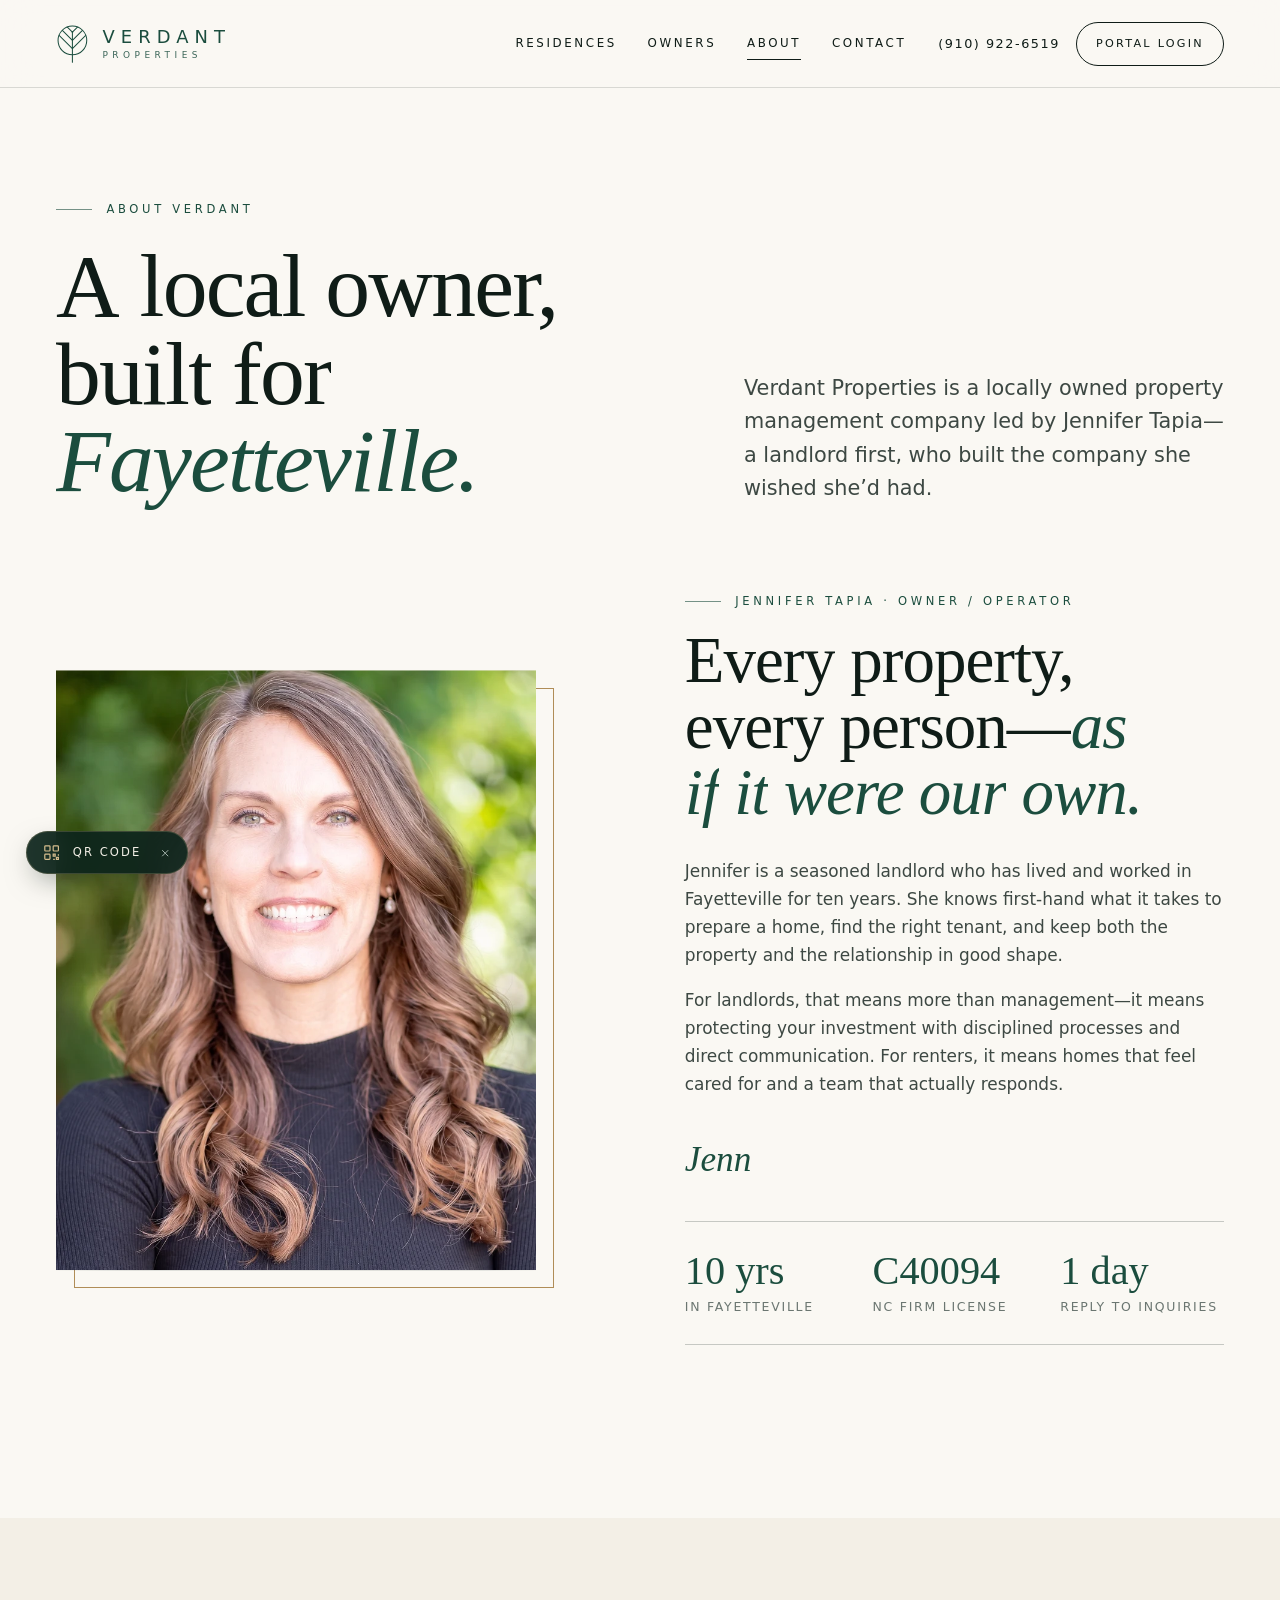
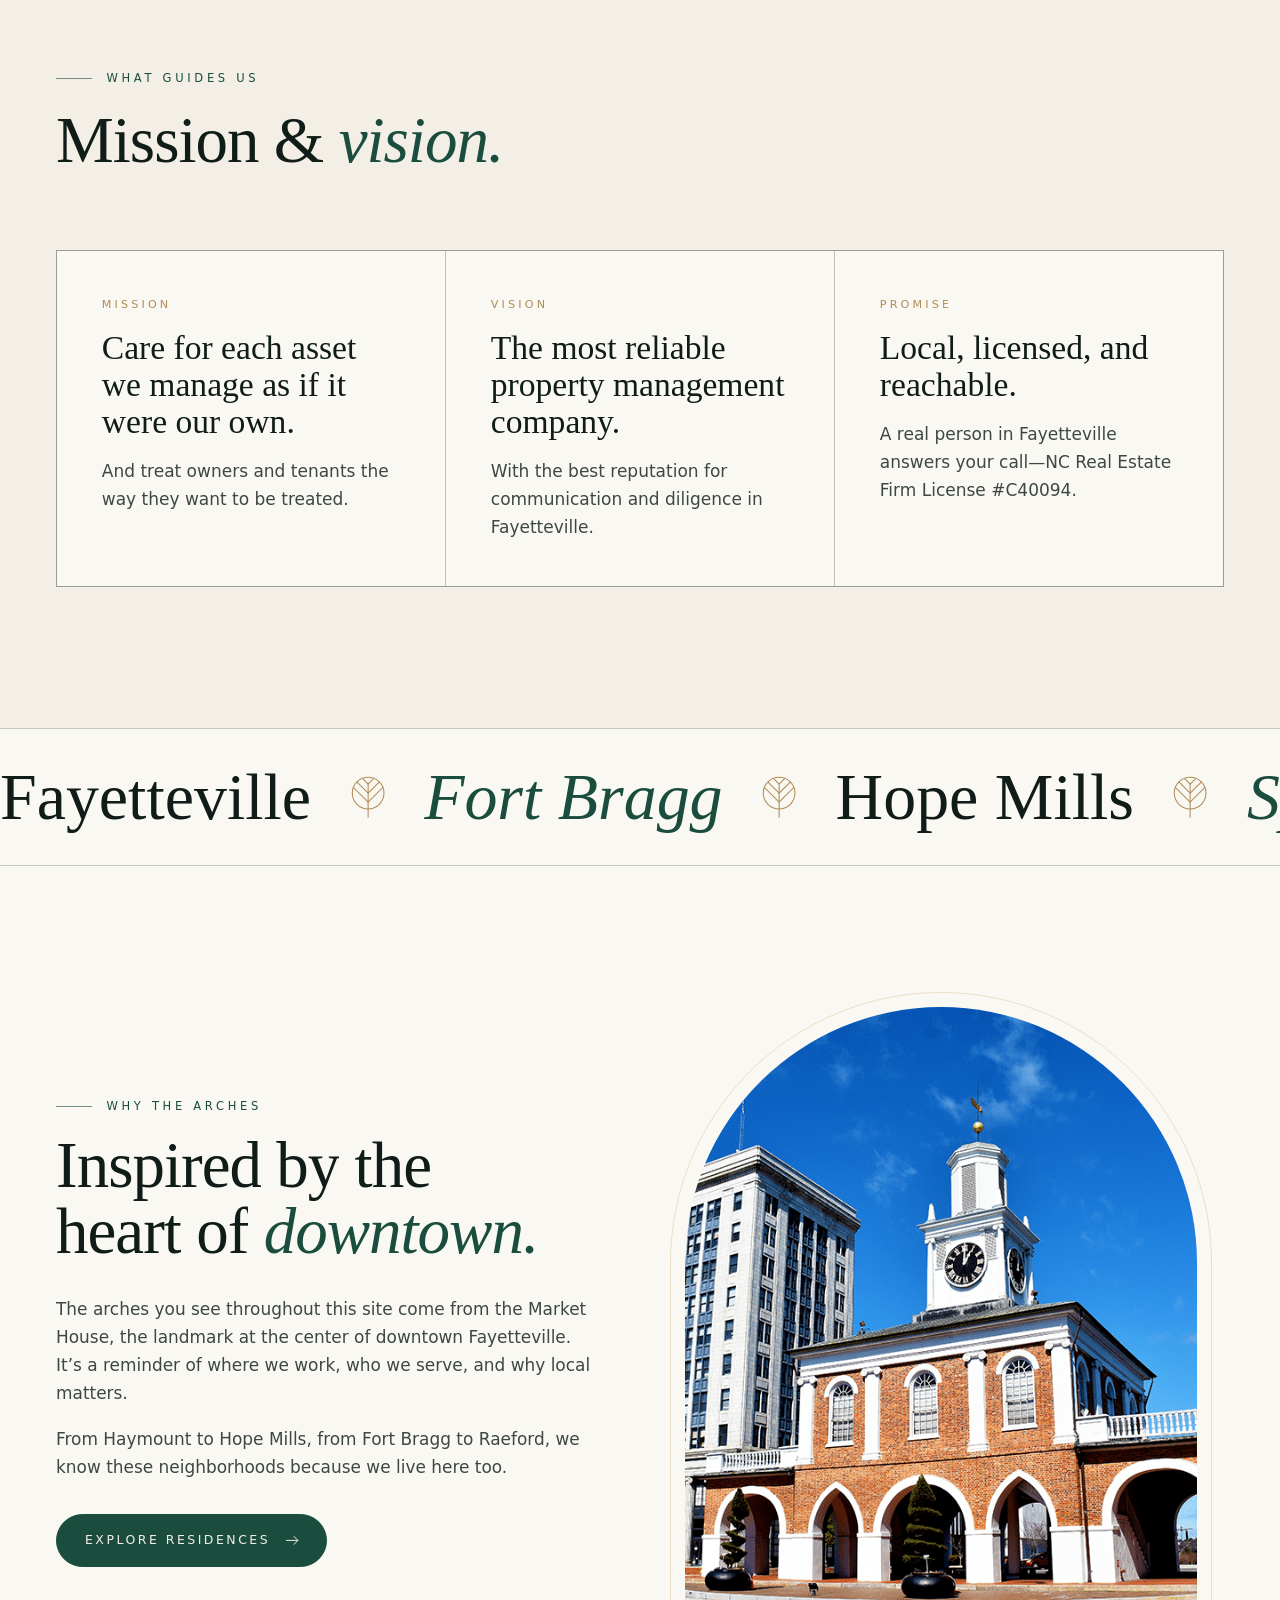
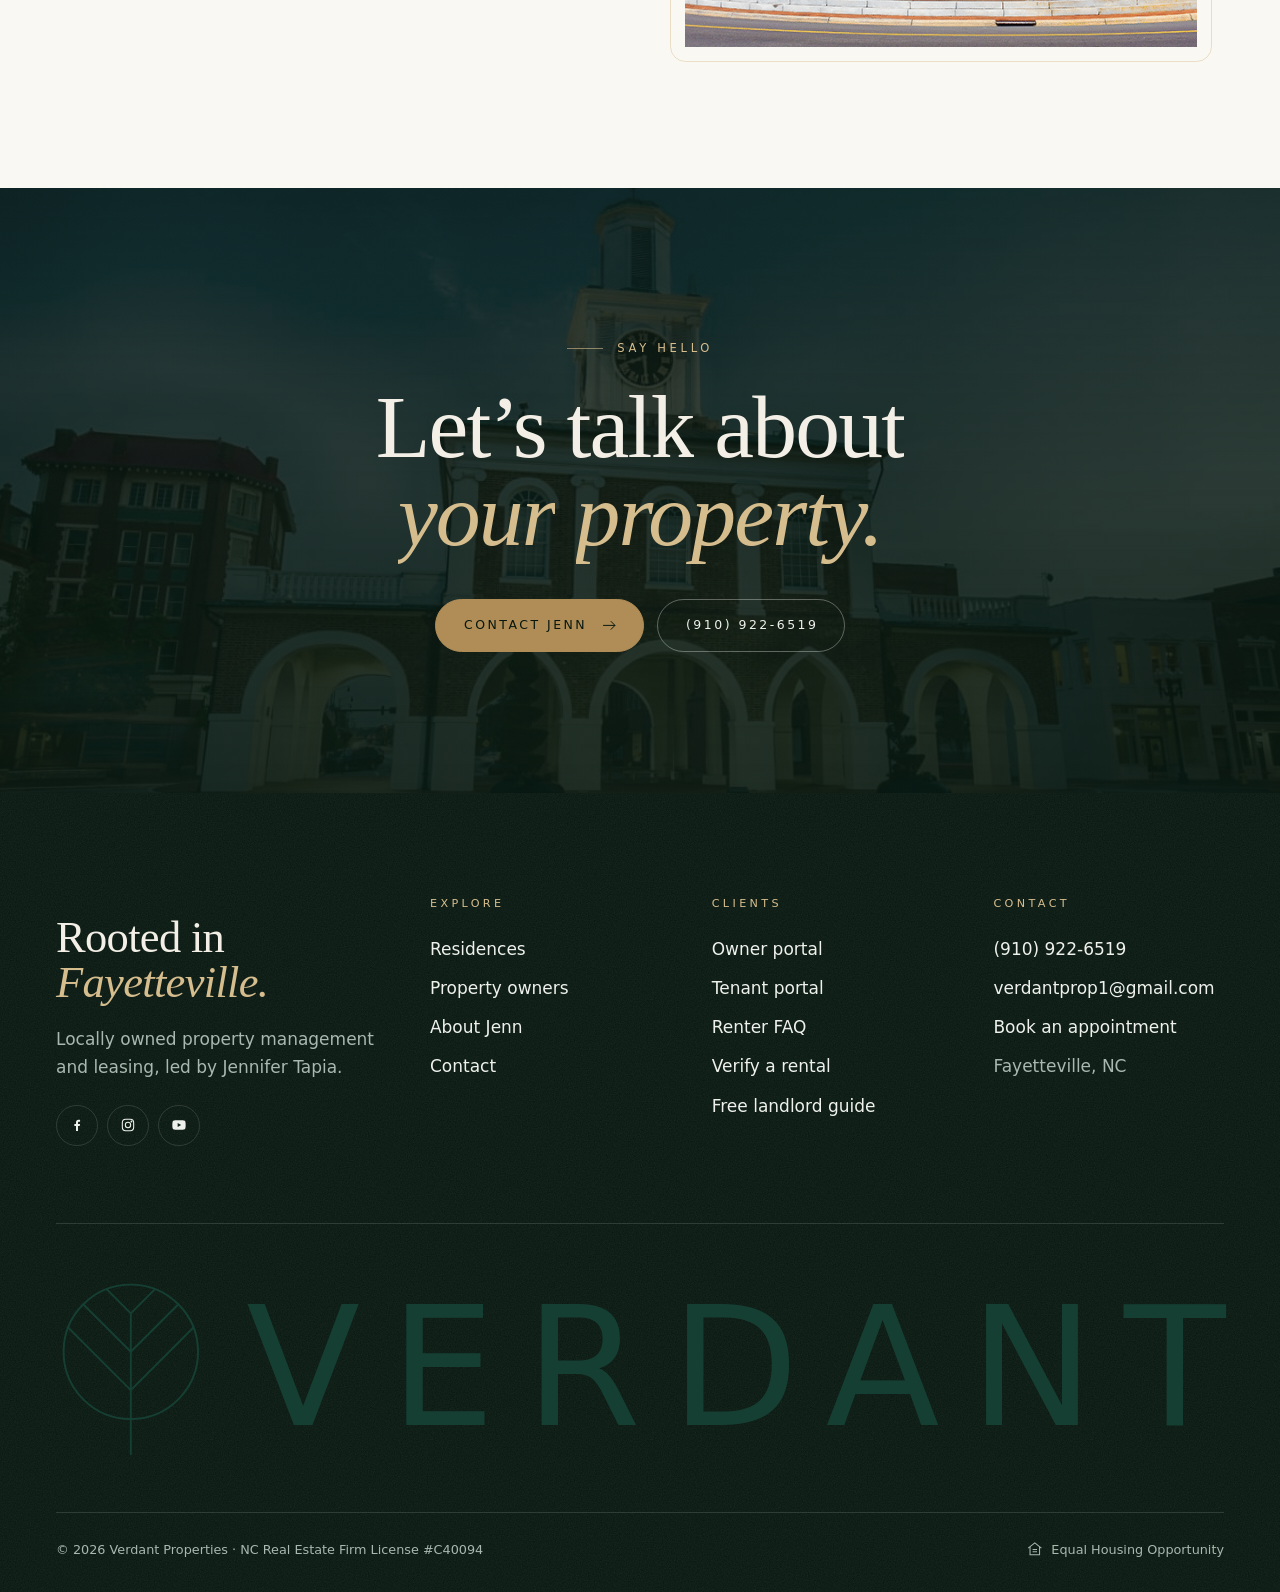
<file: about.html>
<!DOCTYPE html>
<html lang="en">
<head>
  <meta charset="UTF-8" />
  <meta http-equiv="Content-Security-Policy" content="default-src 'self'; script-src 'self' 'sha256-Du+OJKJSbdUgz5nrHeWWINvez6XKDDU/tyj/5c2uvwo=' https://cdnjs.cloudflare.com; style-src 'self' 'unsafe-inline' https://fonts.googleapis.com https://cdnjs.cloudflare.com; font-src 'self' https://fonts.gstatic.com; img-src 'self' data: blob: https:; media-src 'self' blob: https:; connect-src 'self' blob: https://hazards.fema.gov https://nominatim.openstreetmap.org https://router.project-osrm.org https://overpass-api.de https://overpass.private.coffee https://overpass.kumi.systems; frame-src https:; object-src 'none'; base-uri 'self'; form-action 'self'; upgrade-insecure-requests" />
  <meta name="referrer" content="strict-origin-when-cross-origin" />
  <meta name="viewport" content="width=device-width, initial-scale=1" />
  <title>About Jennifer Tapia | Verdant Properties, Fayetteville NC</title>
  <meta name="description" content="Meet Jennifer Tapia, owner of Verdant Properties—a locally owned property management company in Fayetteville, NC." />
  <meta name="theme-color" content="#0b231b" />
  <meta property="og:title" content="About Jennifer Tapia | Verdant Properties, Fayetteville NC" />
  <meta property="og:description" content="Meet Jennifer Tapia, owner of Verdant Properties—a locally owned property management company in Fayetteville, NC." />
  <meta property="og:type" content="website" />
  <meta property="og:url" content="https://www.verdantprop.com/about" />
  <meta property="og:image" content="https://www.verdantprop.com/assets/img/market-house-1600.webp" />
  <meta name="twitter:card" content="summary_large_image" />
  <link rel="canonical" href="https://www.verdantprop.com/about" />
  <link rel="icon" href="assets/img/favicon.svg" type="image/svg+xml" />
  <link rel="apple-touch-icon" href="assets/img/logo.webp" />
  <link rel="preconnect" href="https://fonts.googleapis.com" />
  <link rel="preconnect" href="https://fonts.gstatic.com" crossorigin />
  <link href="https://fonts.googleapis.com/css2?family=Instrument+Serif:ital@0;1&family=Jost:wght@300;400;500&display=swap" rel="stylesheet" />
  <link rel="stylesheet" href="css/styles.css" />
  <script>document.documentElement.classList.add('js')</script>
</head>
<body class="page-solid">
  <svg width="0" height="0" style="position:absolute" aria-hidden="true" focusable="false">
    <defs><clipPath id="leaf-clip"><circle cx="24" cy="24" r="21"/></clipPath></defs>
    <symbol id="leaf" viewBox="0 0 48 58">
      <g fill="none" stroke="currentColor" stroke-linecap="round">
        <circle cx="24" cy="24" r="21"/>
        <path d="M24 12V56"/>
        <path clip-path="url(#leaf-clip)" d="M24 12 12 0M24 12 36 0M24 24 6 6M24 24 42 6M24 36 3 15M24 36 45 15"/>
      </g>
    </symbol>
  </svg>

  <a class="skip-link" href="#main">Skip to content</a>

  <header class="site-header">
    <div class="container header-inner">
      <a class="brand" href="index.html" aria-label="Verdant Properties, home">
        <svg class="leaf" viewBox="0 0 48 58" aria-hidden="true"><use href="#leaf"/></svg>
        <span class="brand-word"><b>VERDANT</b><small>PROPERTIES</small></span>
      </a>
      <nav class="site-nav" aria-label="Primary">
        <a href="listings.html">Residences</a>
        <a href="owners.html">Owners</a>
        <a href="about.html" aria-current="page">About</a>
        <a href="contact.html">Contact</a>
      </nav>
      <div class="header-actions">
        <a class="header-phone" href="tel:+19109226519">(910) 922-6519</a>
        <a class="btn" href="https://verdantprop.app.doorloop.com/auth/login" target="_blank" rel="noopener">Portal login</a>
      </div>
      <button class="nav-toggle" data-nav-toggle aria-expanded="false" aria-controls="menu" aria-label="Open menu"><span></span><span></span></button>
    </div>
  </header>
  <div class="menu" id="menu">
    <nav aria-label="Mobile">
      <a href="index.html">Home</a>
      <a href="listings.html">Residences</a>
      <a href="owners.html">Owners</a>
      <a href="about.html">About</a>
      <a href="contact.html">Contact</a>
      <a href="https://verdantprop.app.doorloop.com/auth/login" target="_blank" rel="noopener">Portal login</a>
    </nav>
    <div class="menu-foot">
      <a href="tel:+19109226519">(910) 922-6519</a>
      <a href="mailto:verdantprop1@gmail.com">verdantprop1@gmail.com</a>
      <span>Fayetteville, North Carolina</span>
    </div>
  </div>

  <main id="main">
    <section class="page-hero" aria-labelledby="page-title">
      <div class="container page-hero-grid">
        <div>
          <p class="eyebrow reveal">About Verdant</p>
          <h1 class="display display--lg" id="page-title" data-split>A local owner, built for <em>Fayetteville.</em></h1>
        </div>
        <p class="lede reveal">Verdant Properties is a locally owned property management company led by Jennifer Tapia&mdash;a landlord first, who built the company she wished she&rsquo;d had.</p>
      </div>
    </section>

    <section class="section" style="padding-top:0" aria-labelledby="story-title">
      <div class="container split">
        <figure class="reveal" style="margin:0">
          <div class="portrait"><div class="portrait-img reveal-mask"><img src="assets/img/jenn-tapia-800.webp" srcset="assets/img/jenn-tapia-800.webp 800w, assets/img/jenn-tapia-1200.webp 1200w" sizes="(max-width: 860px) 90vw, 480px" width="1200" height="1500" alt="Portrait of Jennifer Tapia" /></div></div>
        </figure>
        <div>
          <p class="eyebrow reveal">Jennifer Tapia &middot; Owner / Operator</p>
          <h2 class="title mt-1" id="story-title" data-split>Every property, every person&mdash;<em>as if it were our own.</em></h2>
          <div class="prose mt-2 reveal">
            <p>Jennifer is a seasoned landlord who has lived and worked in Fayetteville for ten years. She knows first-hand what it takes to prepare a home, find the right tenant, and keep both the property and the relationship in good shape.</p>
            <p>For landlords, that means more than management&mdash;it means protecting your investment with disciplined processes and direct communication. For renters, it means homes that feel cared for and a team that actually responds.</p>
          </div>
          <p class="sig mt-2 reveal">Jenn</p>
          <div class="jenn-facts reveal">
            <div><b>10 yrs</b><span>In Fayetteville</span></div>
            <div><b>C40094</b><span>NC firm license</span></div>
            <div><b>1 day</b><span>Reply to inquiries</span></div>
          </div>
        </div>
      </div>
    </section>

    <section class="section bg-bone" aria-labelledby="values-title">
      <div class="container">
        <div class="head">
          <div>
            <p class="eyebrow reveal">What guides us</p>
            <h2 class="title" id="values-title" data-split>Mission &amp; <em>vision.</em></h2>
          </div>
        </div>
        <div class="values">
          <div class="value reveal"><span class="k">Mission</span><h3>Care for each asset we manage as if it were our own.</h3><p>And treat owners and tenants the way they want to be treated.</p></div>
          <div class="value reveal" style="--d:.08s"><span class="k">Vision</span><h3>The most reliable property management company.</h3><p>With the best reputation for communication and diligence in Fayetteville.</p></div>
          <div class="value reveal" style="--d:.16s"><span class="k">Promise</span><h3>Local, licensed, and reachable.</h3><p>A real person in Fayetteville answers your call&mdash;NC Real Estate Firm License #C40094.</p></div>
        </div>
      </div>
    </section>

    <div class="marquee" aria-label="Areas we serve: Fayetteville, Fort Bragg, Hope Mills, Spring Lake, Raeford, Cumberland County">
      <div class="marquee-track" aria-hidden="true">
        <span>Fayetteville <svg class="leaf" viewBox="0 0 48 58"><use href="#leaf"/></svg></span>
        <span>Fort Bragg <svg class="leaf" viewBox="0 0 48 58"><use href="#leaf"/></svg></span>
        <span>Hope Mills <svg class="leaf" viewBox="0 0 48 58"><use href="#leaf"/></svg></span>
        <span>Spring Lake <svg class="leaf" viewBox="0 0 48 58"><use href="#leaf"/></svg></span>
        <span>Raeford <svg class="leaf" viewBox="0 0 48 58"><use href="#leaf"/></svg></span>
        <span>Cumberland County <svg class="leaf" viewBox="0 0 48 58"><use href="#leaf"/></svg></span>
        <span>Fayetteville <svg class="leaf" viewBox="0 0 48 58"><use href="#leaf"/></svg></span>
        <span>Fort Bragg <svg class="leaf" viewBox="0 0 48 58"><use href="#leaf"/></svg></span>
        <span>Hope Mills <svg class="leaf" viewBox="0 0 48 58"><use href="#leaf"/></svg></span>
        <span>Spring Lake <svg class="leaf" viewBox="0 0 48 58"><use href="#leaf"/></svg></span>
        <span>Raeford <svg class="leaf" viewBox="0 0 48 58"><use href="#leaf"/></svg></span>
        <span>Cumberland County <svg class="leaf" viewBox="0 0 48 58"><use href="#leaf"/></svg></span>
      </div>
    </div>

    <section class="section" aria-labelledby="local-title">
      <div class="container split split--rev">
        <div class="reveal"><div class="arch arch--frame reveal-mask"><img src="assets/img/fayetteville-hero.png" alt="Downtown Fayetteville's Market House under a blue sky" loading="lazy" style="object-position:55% 50%" /></div></div>
        <div>
          <p class="eyebrow reveal">Why the arches</p>
          <h2 class="title mt-1" id="local-title" data-split>Inspired by the heart of <em>downtown.</em></h2>
          <div class="prose mt-2 reveal">
            <p>The arches you see throughout this site come from the Market House, the landmark at the center of downtown Fayetteville. It&rsquo;s a reminder of where we work, who we serve, and why local matters.</p>
            <p>From Haymount to Hope Mills, from Fort Bragg to Raeford, we know these neighborhoods because we live here too.</p>
          </div>
          <div class="row mt-2 reveal"><a class="btn" href="listings.html">Explore residences <svg class="arrow" viewBox="0 0 24 24" fill="none" stroke="currentColor" stroke-width="1.4" aria-hidden="true"><path d="M3 12h17M14 6l6 6-6 6"/></svg></a></div>
        </div>
      </div>
    </section>

    <section class="section cta" aria-labelledby="cta-title">
      <div class="cta-bg" aria-hidden="true"><img src="assets/img/fayetteville-area.jpg" alt="" loading="lazy" /></div>
      <div class="container">
        <p class="eyebrow">Say hello</p>
        <h2 class="display display--lg" id="cta-title" data-split>Let&rsquo;s talk about <em>your property.</em></h2>
        <div class="cta-actions">
          <a class="btn btn--brass" href="contact.html">Contact Jenn <svg class="arrow" viewBox="0 0 24 24" fill="none" stroke="currentColor" stroke-width="1.4" aria-hidden="true"><path d="M3 12h17M14 6l6 6-6 6"/></svg></a>
          <a class="btn btn--outline-light" href="tel:+19109226519">(910) 922-6519</a>
        </div>
      </div>
    </section>
  </main>

  <footer class="site-footer on-dark">
    <div class="container">
      <div class="footer-top">
        <div class="footer-intro">
          <p class="title">Rooted in <em>Fayetteville.</em></p>
          <p>Locally owned property management and leasing, led by Jennifer Tapia.</p>
          <div class="socials">
            <a href="https://www.facebook.com/people/Verdant-Properties/61568120027962/" target="_blank" rel="noopener" aria-label="Facebook"><svg viewBox="0 0 24 24" fill="currentColor" aria-hidden="true"><path d="M13.5 21v-7.5h2.6l.4-3h-3V8.6c0-.9.3-1.5 1.5-1.5h1.6V4.4c-.3 0-1.2-.1-2.3-.1-2.3 0-3.8 1.4-3.8 3.9v2.3H8v3h2.5V21z"/></svg></a>
            <a href="https://www.instagram.com/jennifer.myrealtor/" target="_blank" rel="noopener" aria-label="Instagram"><svg viewBox="0 0 24 24" fill="none" stroke="currentColor" stroke-width="1.6" aria-hidden="true"><rect x="3.5" y="3.5" width="17" height="17" rx="5"/><circle cx="12" cy="12" r="4"/><circle cx="17.2" cy="6.8" r=".6" fill="currentColor"/></svg></a>
            <a href="https://www.youtube.com/@VerdantProperties" target="_blank" rel="noopener" aria-label="YouTube"><svg viewBox="0 0 24 24" fill="currentColor" aria-hidden="true"><path d="M21.6 7.2a2.5 2.5 0 0 0-1.8-1.8C18.2 5 12 5 12 5s-6.2 0-7.8.4a2.5 2.5 0 0 0-1.8 1.8C2 8.8 2 12 2 12s0 3.2.4 4.8a2.5 2.5 0 0 0 1.8 1.8c1.6.4 7.8.4 7.8.4s6.2 0 7.8-.4a2.5 2.5 0 0 0 1.8-1.8c.4-1.6.4-4.8.4-4.8s0-3.2-.4-4.8zM10 15V9l5.2 3z"/></svg></a>
          </div>
        </div>
        <div>
          <h4>Explore</h4>
          <ul role="list">
            <li><a href="listings.html">Residences</a></li>
            <li><a href="owners.html">Property owners</a></li>
            <li><a href="about.html">About Jenn</a></li>
            <li><a href="contact.html">Contact</a></li>
          </ul>
        </div>
        <div>
          <h4>Clients</h4>
          <ul role="list">
            <li><a href="https://verdantprop.app.doorloop.com/auth/login" target="_blank" rel="noopener">Owner portal</a></li>
            <li><a href="https://verdantprop.app.doorloop.com/auth/login" target="_blank" rel="noopener">Tenant portal</a></li>
            <li><a href="listings.html#faq">Renter FAQ</a></li>
            <li><a href="verify.html">Verify a rental</a></li>
            <li><a href="assets/docs/path-to-success-landlord-guide.pdf" target="_blank" rel="noopener">Free landlord guide</a></li>
          </ul>
        </div>
        <div>
          <h4>Contact</h4>
          <ul role="list">
            <li><a href="tel:+19109226519">(910) 922-6519</a></li>
            <li><a href="mailto:verdantprop1@gmail.com">verdantprop1@gmail.com</a></li>
            <li><a href="https://calendar.app.google/aWUisd1YZVH4zqXaA" target="_blank" rel="noopener">Book an appointment</a></li>
            <li>Fayetteville, NC</li>
          </ul>
        </div>
      </div>
      <div class="footer-mark" aria-hidden="true"><svg class="leaf" viewBox="0 0 48 58"><use href="#leaf"/></svg><span>VERDANT</span></div>
      <div class="footer-bottom">
        <p>&copy; <span data-year></span> Verdant Properties &middot; NC Real Estate Firm License #C40094</p>
        <span class="eho"><svg viewBox="0 0 24 24" fill="none" stroke="currentColor" stroke-width="1.4" aria-hidden="true"><path d="M3 11 12 4l9 7"/><path d="M5.5 9.5V20h13V9.5"/><path d="M9 13h6M9 16h6"/></svg>Equal Housing Opportunity</span>
      </div>
    </div>
  </footer>

  <script src="data/listings.js"></script>
  <script src="js/data.js"></script>
  <script src="js/main.js"></script>
</body>
</html>
</file>
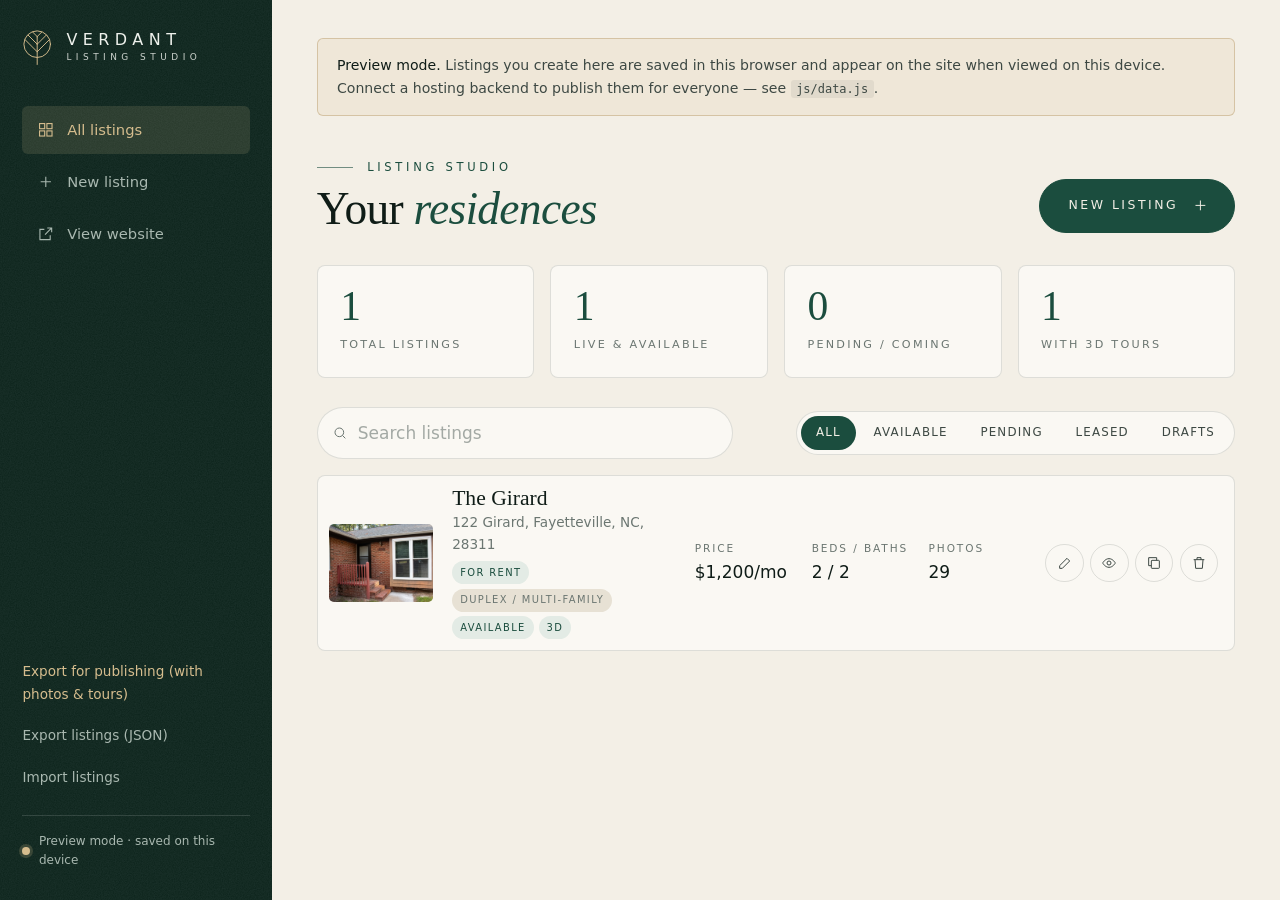
<file: admin.html>
<!DOCTYPE html>
<html lang="en">
<head>
  <meta charset="UTF-8" />
  <meta http-equiv="Content-Security-Policy" content="default-src 'self'; script-src 'self' 'sha256-Du+OJKJSbdUgz5nrHeWWINvez6XKDDU/tyj/5c2uvwo=' https://cdnjs.cloudflare.com; style-src 'self' 'unsafe-inline' https://fonts.googleapis.com https://cdnjs.cloudflare.com; font-src 'self' https://fonts.gstatic.com; img-src 'self' data: blob: https:; media-src 'self' blob: https:; connect-src 'self' blob: https://hazards.fema.gov https://nominatim.openstreetmap.org https://router.project-osrm.org https://overpass-api.de https://overpass.private.coffee https://overpass.kumi.systems; frame-src https:; object-src 'none'; base-uri 'self'; form-action 'self'; upgrade-insecure-requests" />
  <meta name="referrer" content="strict-origin-when-cross-origin" />
  <meta name="viewport" content="width=device-width, initial-scale=1" />
  <title>Listing Studio | Verdant Properties</title>
  <meta name="robots" content="noindex, nofollow" />
  <meta name="theme-color" content="#0b231b" />
  <link rel="icon" href="assets/img/favicon.svg" type="image/svg+xml" />
  <link rel="preconnect" href="https://fonts.googleapis.com" />
  <link rel="preconnect" href="https://fonts.gstatic.com" crossorigin />
  <link href="https://fonts.googleapis.com/css2?family=Instrument+Serif:ital@0;1&family=Jost:wght@300;400;500&display=swap" rel="stylesheet" />
  <link rel="stylesheet" href="css/styles.css" />
  <link rel="stylesheet" href="css/admin.css" />
</head>
<body class="admin">
  <svg width="0" height="0" style="position:absolute" aria-hidden="true" focusable="false">
    <defs><clipPath id="leaf-clip"><circle cx="24" cy="24" r="21"/></clipPath></defs>
    <symbol id="leaf" viewBox="0 0 48 58">
      <g fill="none" stroke="currentColor" stroke-linecap="round">
        <circle cx="24" cy="24" r="21"/>
        <path d="M24 12V56"/>
        <path clip-path="url(#leaf-clip)" d="M24 12 12 0M24 12 36 0M24 24 6 6M24 24 42 6M24 36 3 15M24 36 45 15"/>
      </g>
    </symbol>
  </svg>

  <aside class="ad-side on-dark">
    <a class="brand" href="admin.html#/" aria-label="Listing Studio home">
      <svg class="leaf" viewBox="0 0 48 58" aria-hidden="true"><use href="#leaf"/></svg>
      <span class="brand-word"><b>VERDANT</b><small>LISTING STUDIO</small></span>
    </a>
    <nav class="ad-nav" aria-label="Studio">
      <a href="#/" data-route="list"><svg viewBox="0 0 24 24" fill="none" stroke="currentColor" stroke-width="1.5" aria-hidden="true"><rect x="3.5" y="3.5" width="7" height="7"/><rect x="13.5" y="3.5" width="7" height="7"/><rect x="3.5" y="13.5" width="7" height="7"/><rect x="13.5" y="13.5" width="7" height="7"/></svg>All listings</a>
      <a href="#/new" data-route="new"><svg viewBox="0 0 24 24" fill="none" stroke="currentColor" stroke-width="1.5" aria-hidden="true"><path d="M12 5v14M5 12h14"/></svg>New listing</a>
      <a href="index.html" target="_blank" rel="noopener"><svg viewBox="0 0 24 24" fill="none" stroke="currentColor" stroke-width="1.5" aria-hidden="true"><path d="M14 4h6v6M20 4l-9 9M18 14v6H4V6h6"/></svg>View website</a>
    </nav>
    <div class="ad-side-foot">
      <button class="ad-link ad-link--strong" type="button" data-export-bundle>Export for publishing (with photos &amp; tours)</button>
      <button class="ad-link" type="button" data-export>Export listings (JSON)</button>
      <label class="ad-link">Import listings<input type="file" accept="application/json" data-import hidden /></label>
      <p class="ad-mode"><span class="ad-dot"></span>Preview mode &middot; saved on this device</p>
    </div>
  </aside>

  <main class="ad-main" id="main">
    <div class="ad-banner" role="note">
      <strong>Preview mode.</strong> Listings you create here are saved in this browser and appear on the site when viewed on this device. Connect a hosting backend to publish them for everyone &mdash; see <code>js/data.js</code>.
    </div>
    <div data-view></div>
  </main>

  <div class="ad-toast" role="status" aria-live="polite" data-toast></div>

  <template id="tpl-list">
    <header class="ad-head">
      <div>
        <p class="eyebrow">Listing Studio</p>
        <h1 class="title title--sm">Your <em>residences</em></h1>
      </div>
      <a class="btn" href="#/new">New listing <svg class="arrow" viewBox="0 0 24 24" fill="none" stroke="currentColor" stroke-width="1.4" aria-hidden="true"><path d="M12 5v14M5 12h14"/></svg></a>
    </header>
    <div class="ad-stats" data-stats></div>
    <div class="ad-toolbar">
      <label class="search"><svg viewBox="0 0 24 24" fill="none" stroke="currentColor" stroke-width="1.5" aria-hidden="true"><circle cx="11" cy="11" r="6.5"/><path d="m20 20-4.4-4.4"/></svg><span class="sr-only">Search listings</span><input type="search" placeholder="Search listings" data-search /></label>
      <div class="ad-seg" role="radiogroup" aria-label="Filter by status" data-status-filter>
        <label><input type="radio" name="sf" value="" checked /><span>All</span></label>
        <label><input type="radio" name="sf" value="available" /><span>Available</span></label>
        <label><input type="radio" name="sf" value="pending" /><span>Pending</span></label>
        <label><input type="radio" name="sf" value="leased" /><span>Leased</span></label>
        <label><input type="radio" name="sf" value="draft" /><span>Drafts</span></label>
      </div>
    </div>
    <div class="ad-table" data-rows></div>
  </template>

  <template id="tpl-edit">
    <form class="ad-edit" data-form novalidate>
      <header class="ad-head">
        <div>
          <a class="crumbs" href="#/">&larr; All listings</a>
          <h1 class="title title--sm" data-edit-title>New <em>listing</em></h1>
        </div>
        <div class="row">
          <button class="btn btn--ghost" type="button" data-delete hidden>Delete</button>
          <button class="btn btn--ghost" type="button" data-view-live>Preview page</button>
          <button class="btn" type="submit">Save listing</button>
        </div>
      </header>

      <div class="ad-edit-grid">
        <div class="ad-cols">
          <section class="ad-card">
            <h2>The basics</h2>
            <div class="form-grid">
              <div class="field field--full"><label for="e-title">Listing name</label><input id="e-title" name="title" placeholder="e.g. The Laurel" /></div>
              <div class="field field--full"><label for="e-address">Street address *</label><input id="e-address" name="address" required placeholder="1010 Laurel St" /></div>
              <div class="field"><label for="e-city">City</label><input id="e-city" name="city" value="Fayetteville" /></div>
              <div class="field ad-2"><div class="field"><label for="e-state">State</label><input id="e-state" name="state" value="NC" maxlength="2" /></div><div class="field"><label for="e-zip">ZIP</label><input id="e-zip" name="zip" inputmode="numeric" maxlength="10" /></div></div>
              <div class="field"><label for="e-neighborhood">Neighborhood</label><input id="e-neighborhood" name="neighborhood" list="hoods" placeholder="Haymount, Hope Mills&hellip;" /><datalist id="hoods"><option>Fayetteville</option><option>Haymount</option><option>Fort Bragg</option><option>Hope Mills</option><option>Spring Lake</option><option>Raeford</option><option>Cumberland County</option></datalist></div>
              <div class="field field--full"><span class="label">Listing type <span class="ad-hint">&mdash; shown as a badge on every card</span></span>
                <div class="ad-seg ad-seg--lg"><label><input type="radio" name="type" value="rent" checked /><span>For rent</span></label><label><input type="radio" name="type" value="lease" /><span>For lease</span></label><label><input type="radio" name="type" value="sale" /><span>For sale</span></label></div>
                <p class="ad-hint" data-type-hint></p>
              </div>
              <div class="field"><label for="e-kind">Property type</label><select id="e-kind" name="propertyType"><option value="">Select one</option><option value="house">House</option><option value="townhome">Townhome</option><option value="apartment">Apartment</option><option value="condo">Condo</option><option value="duplex">Duplex / multi-family</option><option value="commercial">Commercial building</option><option value="office">Office</option><option value="retail">Retail</option><option value="land">Land</option></select></div>
              <div class="field" data-unit-field hidden><label for="e-unit">Lease rate is</label><select id="e-unit" name="priceUnit"><option value="mo">Per month</option><option value="yr">Per year</option><option value="sfyr">Per sq ft, per year</option></select></div>
              <div class="field"><label for="e-price" data-price-label>Monthly rent ($)</label><input id="e-price" name="price" type="number" min="0" step="25" inputmode="numeric" /></div>
              <div class="field"><label for="e-status">Status</label><select id="e-status" name="status"><option value="available">Available</option><option value="coming">Coming soon</option><option value="pending">Application pending</option><option value="leased">Leased</option><option value="sold">Sold</option></select></div>
            </div>
          </section>

          <section class="ad-card">
            <h2>Details</h2>
            <div class="form-grid ad-grid-3">
              <div class="field"><label for="e-beds">Bedrooms</label><input id="e-beds" name="beds" type="number" min="0" step="1" /></div>
              <div class="field"><label for="e-baths">Bathrooms</label><input id="e-baths" name="baths" type="number" min="0" step="0.5" /></div>
              <div class="field"><label for="e-sqft">Square feet</label><input id="e-sqft" name="sqft" type="number" min="0" step="10" /></div>
              <div class="field"><label for="e-available">Available on</label><input id="e-available" name="available" type="date" /></div>
              <div class="field"><label for="e-deposit">Security deposit ($)</label><input id="e-deposit" name="deposit" type="number" min="0" step="25" /></div>
              <div class="field"><label for="e-lease">Lease term</label><input id="e-lease" name="leaseTerm" placeholder="12 months" /></div>
              <div class="field"><label for="e-pets">Pets</label><input id="e-pets" name="pets" placeholder="Cats &amp; small dogs OK" /></div>
              <div class="field ad-span-2"><label for="e-parking">Parking</label><input id="e-parking" name="parking" placeholder="Attached 2-car garage" /></div>
            </div>
          </section>

          <section class="ad-card">
            <h2>Story &amp; features</h2>
            <div class="field field--full"><label for="e-desc">Description</label><textarea id="e-desc" name="description" rows="7" placeholder="Describe the home, the light, the neighborhood&hellip;"></textarea></div>
            <div class="field field--full mt-2">
              <label for="e-feature">Features <span class="ad-hint">press Enter to add</span></label>
              <div class="ad-tags" data-tags><input id="e-feature" placeholder="Fenced backyard" data-tag-input /></div>
            </div>
          </section>

          <section class="ad-card">
            <div class="ad-card-head"><h2>Photos</h2><span class="ad-hint" data-photo-count>0 photos</span></div>
            <label class="ad-drop" data-drop>
              <input type="file" accept="image/*" multiple hidden data-photo-input />
              <svg viewBox="0 0 24 24" fill="none" stroke="currentColor" stroke-width="1.3" aria-hidden="true"><path d="M3.5 8h3.3l1.7-2.5h7l1.7 2.5h3.3v11h-17z"/><circle cx="12" cy="13" r="3.6"/></svg>
              <strong>Drop photos here or <u>browse</u></strong>
              <span>JPG, PNG, WebP &middot; optimized automatically &middot; drag to reorder &middot; first photo is the cover &middot; label each room</span>
            </label>
            <ul class="ad-photos" role="list" data-photos></ul>
            <datalist id="room-list"><option value="Exterior"></option><option value="Front entry"></option><option value="Foyer"></option><option value="Hallway"></option><option value="Stairs"></option><option value="Upstairs landing"></option><option value="Living room"></option><option value="Family room"></option><option value="Kitchen"></option><option value="Dining room"></option><option value="Primary bedroom"></option><option value="Primary bathroom"></option><option value="Bedroom"></option><option value="Bathroom"></option><option value="Half bath"></option><option value="Office"></option><option value="Bonus room"></option><option value="Laundry"></option><option value="Mudroom"></option><option value="Sunroom"></option><option value="Garage"></option><option value="Backyard"></option><option value="Patio / deck"></option><option value="Basement"></option><option value="Closet"></option><option value="Community & amenities"></option><option value="Floor plan"></option></datalist>
          </section>

          <section class="ad-card">
            <h2>Video tour</h2>
            <div class="ad-seg" data-video-mode><label><input type="radio" name="videoMode" value="url" checked /><span>Link (YouTube, Vimeo)</span></label><label><input type="radio" name="videoMode" value="file" /><span>Upload a file</span></label><label><input type="radio" name="videoMode" value="none" /><span>None</span></label></div>
            <div class="mt-2" data-video-url><div class="field"><label for="e-video">Video link</label><input id="e-video" name="videoUrl" type="url" placeholder="https://youtu.be/&hellip;" /></div></div>
            <div class="mt-2" data-video-file hidden>
              <label class="ad-drop ad-drop--sm"><input type="file" accept="video/*" hidden data-video-input /><strong>Choose a video file</strong><span>MP4 or MOV &middot; for large files, a YouTube or Vimeo link loads faster for visitors</span></label>
            </div>
            <div class="media-frame mt-2" data-video-preview hidden></div>
          </section>

          <section class="ad-card">
            <h2>3D walk-through</h2>
            <div class="ad-seg" data-tour-mode><label><input type="radio" name="tourMode" value="pano" /><span>Build from 360&deg; photos</span></label><label><input type="radio" name="tourMode" value="url" /><span>Paste a tour link</span></label><label><input type="radio" name="tourMode" value="none" checked /><span>None</span></label></div>

            <div class="mt-2" data-tour-url hidden>
              <p class="ad-hint" style="margin-bottom:1rem">Paste the share link from Matterport, Zillow 3D Home, Kuula, iGUIDE, CloudPano, or any tour that can be embedded.</p>
              <div class="field"><label for="e-tour">Tour link</label><input id="e-tour" name="tourUrl" type="url" placeholder="https://my.matterport.com/show/?m=&hellip;" /></div>
              <p class="ad-hint mt-1" data-tour-status></p>
              <div class="media-frame mt-2" data-tour-preview hidden></div>
            </div>

            <div class="mt-2" data-tour-pano hidden>
              <ol class="ad-steps">
                <li><b>Upload</b> one 360&deg; photo per room (the wide 2:1 images from a 360 camera or panorama app).</li>
                <li><b>Name</b> each room, and use the arrow buttons to put them in the order you&rsquo;d walk through the home. That order is the auto-play tour.</li>
                <li><b>Add doors:</b> pick a room, drag the preview until the crosshair sits on a doorway, then add a door to the room on the other side. Add one from the other room too, so visitors can walk back.</li>
              </ol>
              <label class="ad-drop ad-drop--sm" data-pano-drop>
                <input type="file" accept="image/jpeg,image/png,image/webp" multiple hidden data-pano-input />
                <svg viewBox="0 0 24 24" fill="none" stroke="currentColor" stroke-width="1.3" aria-hidden="true"><ellipse cx="12" cy="12" rx="9" ry="4"/><path d="M3 12v0c0 2.2 4 4 9 4s9-1.8 9-4M12 3v3M12 18v3"/></svg>
                <strong>Add 360&deg; photos</strong>
                <span>Equirectangular JPG (2:1), e.g. 6000&times;3000 &middot; resized to 4096 wide so tours work on phones</span>
              </label>
              <ol class="ad-scenes" role="list" data-pano-scenes></ol>
              <div class="ad-pano-editor" data-pano-editor hidden>
                <div class="pn-stage pn-stage--admin"><div class="pn-viewer" data-pano-view></div><p class="pn-room" data-pano-editing></p><div class="ad-aim" aria-hidden="true"><span></span><em>New doors go here</em></div></div>
                <div class="ad-pano-tools">
                  <button class="btn btn--ghost btn--sm" type="button" data-pano-setview>Use this view as the starting angle</button>
                  <div class="ad-door-add">
                    <label class="sr-only" for="pano-door-to">Door leads to</label>
                    <select id="pano-door-to" data-pano-door-to></select>
                    <button class="btn btn--sm" type="button" data-pano-add-door>Add door here</button>
                  </div>
                  <ul class="ad-doors" role="list" data-pano-doors></ul>
                  <p class="ad-hint" data-pano-msg>Drag the preview until the crosshair is on a doorway, then add a door.</p>
                </div>
              </div>
            </div>
          </section>

          <section class="ad-card" data-fp-card>
            <div class="ad-card-head"><h2>Floor plan</h2><span class="ad-hint" data-fp-status></span></div>
            <div class="ad-seg" data-fp-mode><label><input type="radio" name="fpMode" value="draw" /><span>Draw / edit</span></label><label><input type="radio" name="fpMode" value="image" /><span>Upload an image</span></label><label><input type="radio" name="fpMode" value="none" checked /><span>None</span></label></div>

            <div class="mt-2" data-fp-draw hidden>
              <div class="ad-fp-bar">
                <button class="btn btn--sm" type="button" data-fp-add="room">+ Room</button>
                <button class="btn btn--ghost btn--sm" type="button" data-fp-add="door">+ Door</button>
                <button class="btn btn--ghost btn--sm" type="button" data-fp-add="window">+ Window</button>
                <select data-fp-add-fixture aria-label="Add a fixture"><option value="">+ Fixture&hellip;</option><option value="counter">Counter</option><option value="fireplace">Fireplace</option><option value="closet">Closet</option></select>
                <button class="btn btn--ghost btn--sm" type="button" data-fp-starter>Start from 3D tour rooms</button>
                <label class="ad-switch ad-fp-illus"><input type="checkbox" data-fp-illus checked /><span></span>Illustrative (not measured)</label>
              </div>
              <div class="ad-fp">
                <div class="ad-fp-canvas" data-fp-canvas></div>
                <div class="ad-fp-props" data-fp-props><p class="ad-hint">Click a room, door, window, or fixture to edit it. Drag to move; drag a room&rsquo;s gold corner to resize. Measurements are in feet.</p></div>
              </div>
              <div class="ad-fp-size"><span class="ad-hint">Plan area (feet):</span><label>Width <input type="number" min="10" max="200" step="1" data-fp-w /></label><label>Depth <input type="number" min="10" max="200" step="1" data-fp-h /></label></div>
            </div>

            <div class="mt-2" data-fp-image hidden>
              <label class="ad-drop ad-drop--sm"><input type="file" accept="image/*" hidden data-fp-file /><strong>Choose a floor plan image</strong><span>PNG or JPG exported from Polycam, magicplan, CubiCasa, or similar</span></label>
              <label class="ad-switch mt-1"><input type="checkbox" data-fp-img-illus /><span></span>Mark as &ldquo;not to scale&rdquo;</label>
              <div class="ad-fp-img mt-1" data-fp-img-prev></div>
            </div>
          </section>

          <section class="ad-card">
            <div class="ad-card-head"><h2>Map location</h2><span class="ad-hint" data-geo-status></span></div>
            <p class="ad-hint" style="margin-bottom:1rem">Powers the neighborhood explorer, travel times, and the Residences map. We look up the address automatically; drag the pin to fine-tune.</p>
            <button class="btn btn--ghost btn--sm" type="button" data-geo-find>Find address on map</button>
            <div class="ad-map mt-2" data-geo-map></div>
            <input type="hidden" name="lat" /><input type="hidden" name="lng" />
            <div class="ad-sv mt-2">
              <div class="ad-card-head"><h3 class="ad-subhead">Nearby places</h3><button class="btn btn--ghost btn--sm" type="button" data-nb-refresh>Refresh from OpenStreetMap</button></div>
              <p class="ad-hint" data-nb-status>Shown in the neighborhood explorer. Uncheck any place that has closed.</p>
              <div class="ad-nb" data-nb-list></div>
            </div>
            <div class="ad-sv mt-2">
              <div class="ad-card-head"><h3 class="ad-subhead">Google Street View</h3><label class="ad-switch"><input type="checkbox" name="svOn" checked /><span></span>Show on listing</label></div>
              <div data-sv-body>
                <div class="field"><label for="e-sv">Street View link <span class="ad-hint">&mdash; optional, sets the exact angle</span></label><input id="e-sv" name="svLink" autocomplete="off" placeholder="Paste a Google Maps Street View link" /></div>
                <p class="ad-hint mt-1" data-sv-status></p>
                <details class="ad-how"><summary>How to get the link</summary><ol><li>Open <a href="https://www.google.com/maps" target="_blank" rel="noopener">Google Maps</a> and find the home.</li><li>Drag the yellow person onto the street in front of it (or click the photo that says Street View).</li><li>Turn the view until the home is centered.</li><li>Copy the full link from the address bar and paste it above. (Short "maps.app.goo.gl" share links won&rsquo;t work.)</li></ol></details>
                <div class="media-frame mt-1" data-sv-preview hidden></div>
              </div>
            </div>
          </section>
        </div>

        <aside class="ad-aside">
          <section class="ad-card">
            <h2>Publishing</h2>
            <label class="ad-switch"><input type="checkbox" name="published" checked /><span></span>Visible on website</label>
            <label class="ad-switch"><input type="checkbox" name="featured" /><span></span>Feature on home page</label>
          </section>
          <section class="ad-card">
            <h2>Card preview</h2>
            <div data-preview></div>
          </section>
          <button class="btn btn--block" type="submit">Save listing</button>
        </aside>
      </div>
    </form>
  </template>

  <script src="data/listings.js"></script>
  <script src="js/data.js"></script>
  <script src="js/bah.js"></script>
  <script src="js/tour.js"></script>
  <script src="js/floorplan.js"></script>
  <script src="js/explore.js"></script>
  <script src="js/admin.js"></script>
</body>
</html>
</file>
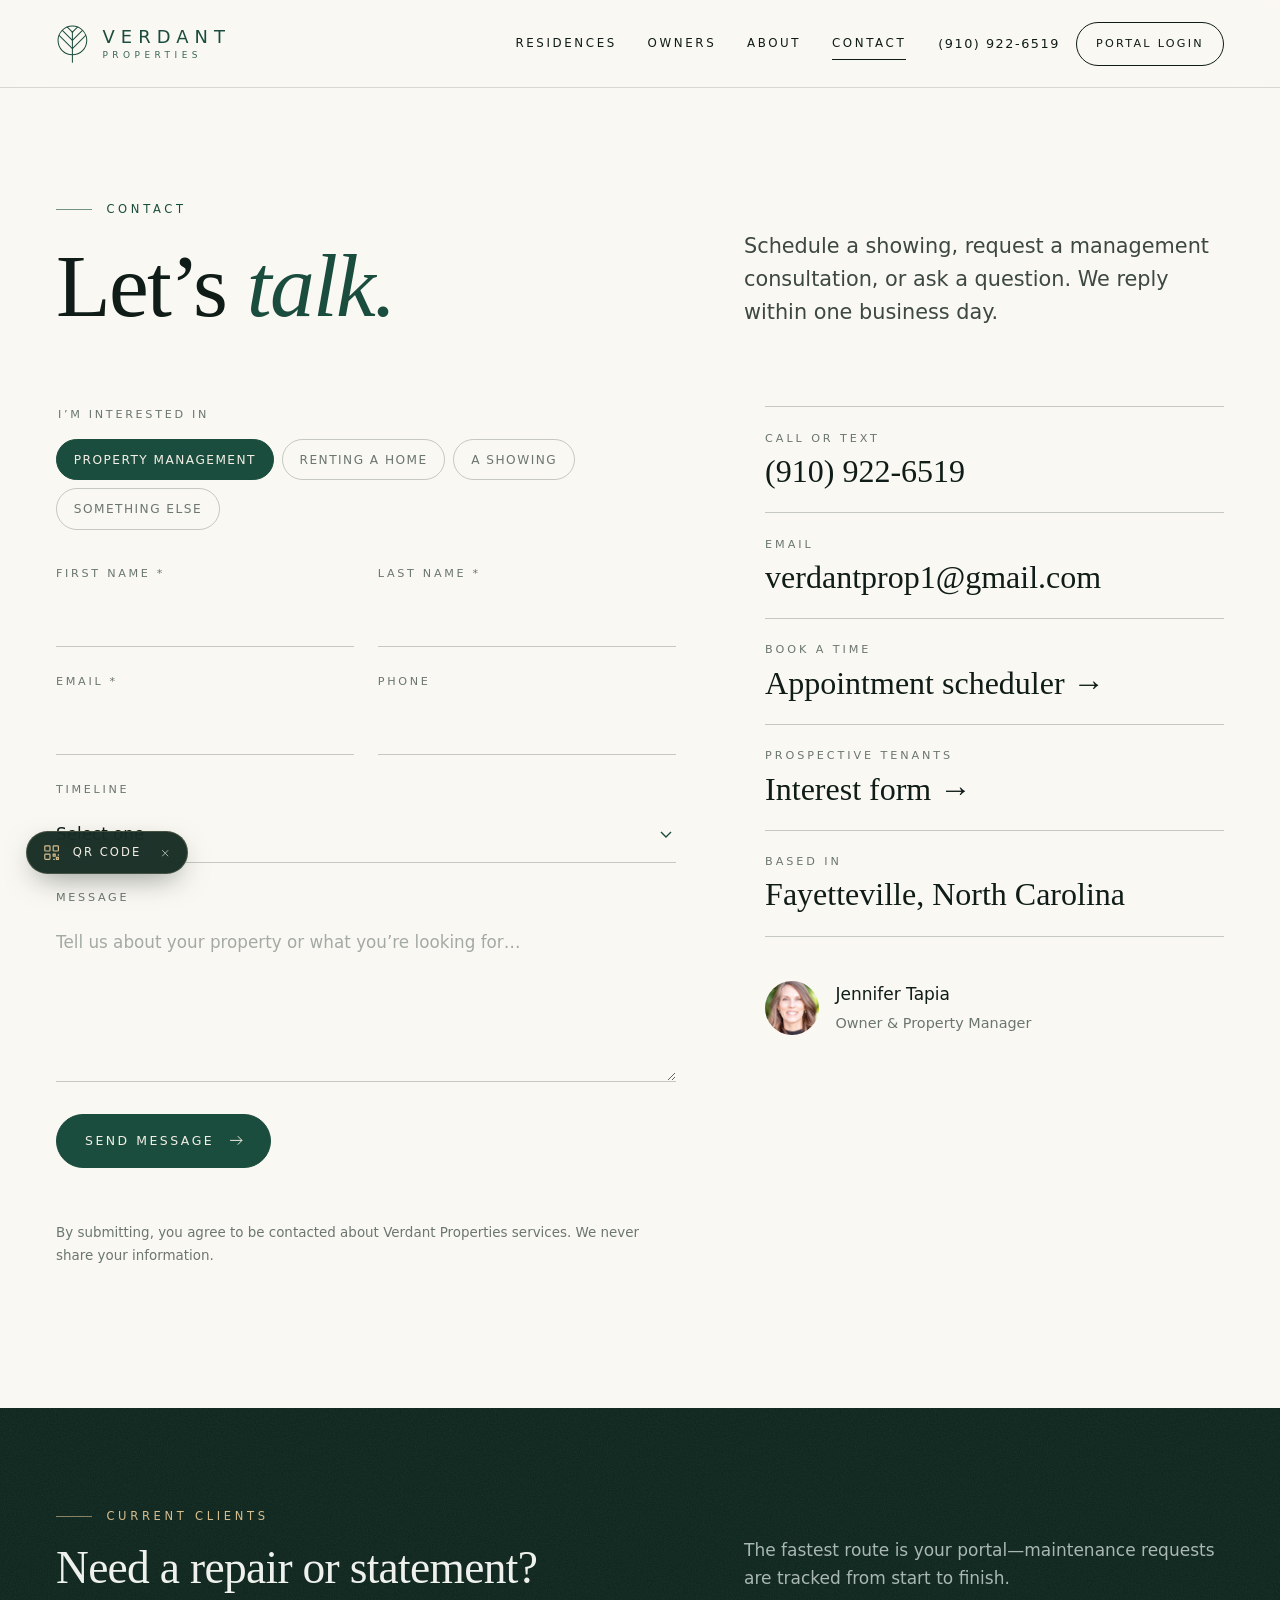
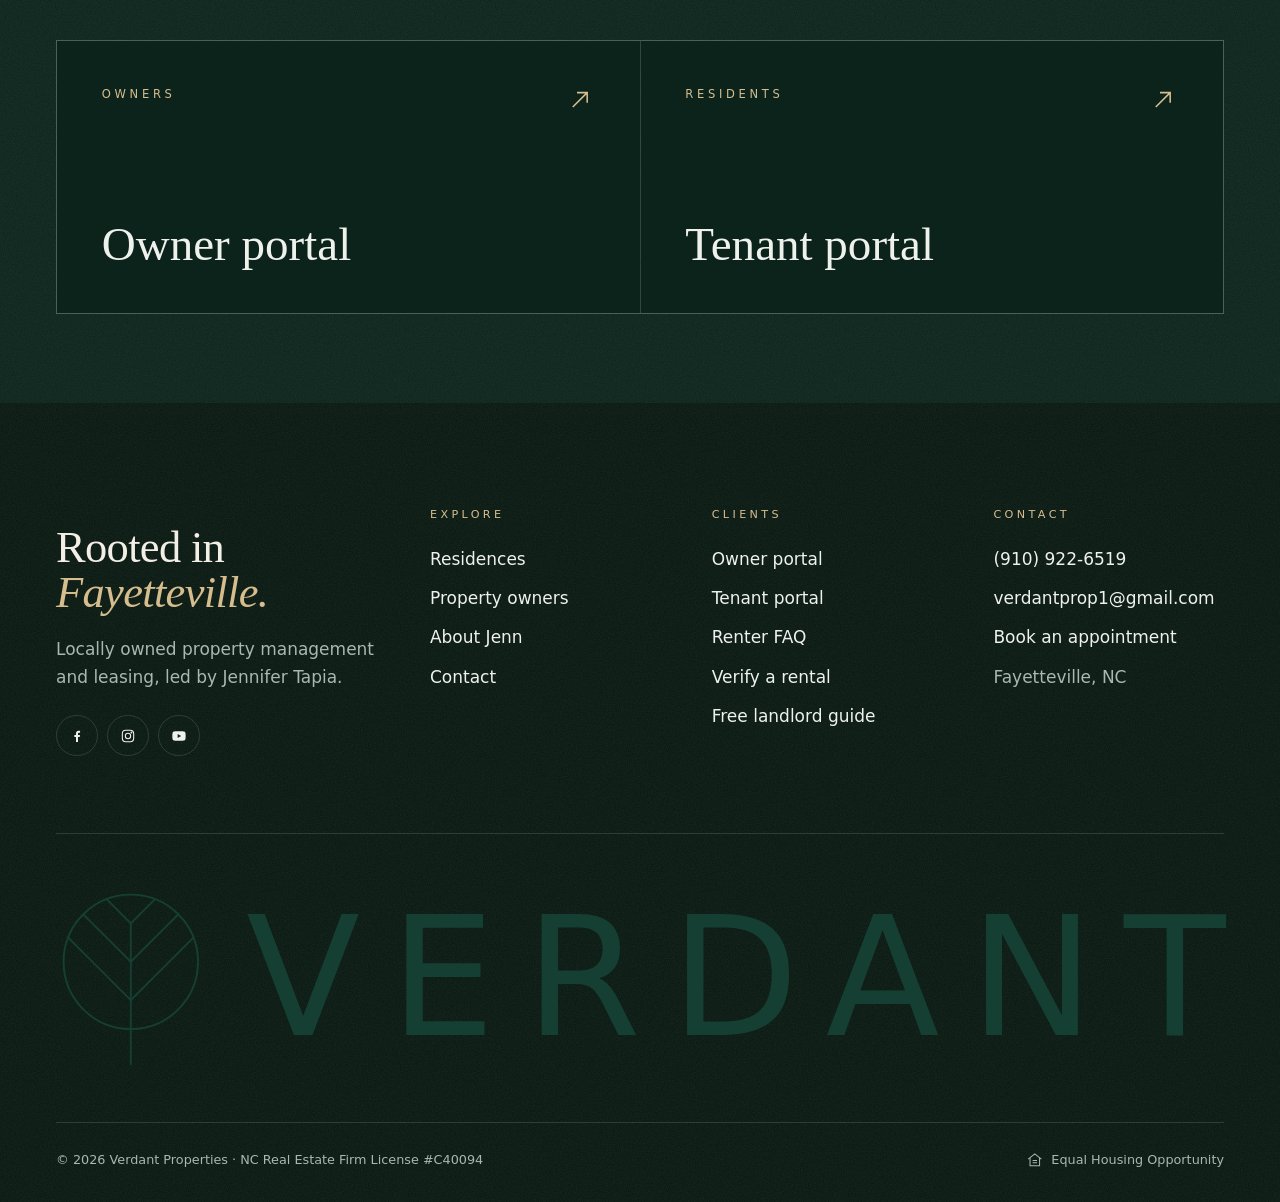
<file: contact.html>
<!DOCTYPE html>
<html lang="en">
<head>
  <meta charset="UTF-8" />
  <meta http-equiv="Content-Security-Policy" content="default-src 'self'; script-src 'self' 'sha256-Du+OJKJSbdUgz5nrHeWWINvez6XKDDU/tyj/5c2uvwo=' https://cdnjs.cloudflare.com; style-src 'self' 'unsafe-inline' https://fonts.googleapis.com https://cdnjs.cloudflare.com; font-src 'self' https://fonts.gstatic.com; img-src 'self' data: blob: https:; media-src 'self' blob: https:; connect-src 'self' blob: https://hazards.fema.gov https://nominatim.openstreetmap.org https://router.project-osrm.org https://overpass-api.de https://overpass.private.coffee https://overpass.kumi.systems; frame-src https:; object-src 'none'; base-uri 'self'; form-action 'self'; upgrade-insecure-requests" />
  <meta name="referrer" content="strict-origin-when-cross-origin" />
  <meta name="viewport" content="width=device-width, initial-scale=1" />
  <title>Contact | Verdant Properties, Fayetteville NC</title>
  <meta name="description" content="Call (910) 922-6519 or send a message to schedule a showing or request a property management consultation in Fayetteville, NC." />
  <meta name="theme-color" content="#0b231b" />
  <meta property="og:title" content="Contact | Verdant Properties, Fayetteville NC" />
  <meta property="og:description" content="Call (910) 922-6519 or send a message to schedule a showing or request a property management consultation in Fayetteville, NC." />
  <meta property="og:type" content="website" />
  <meta property="og:url" content="https://www.verdantprop.com/contact" />
  <meta property="og:image" content="https://www.verdantprop.com/assets/img/market-house-1600.webp" />
  <meta name="twitter:card" content="summary_large_image" />
  <link rel="canonical" href="https://www.verdantprop.com/contact" />
  <link rel="icon" href="assets/img/favicon.svg" type="image/svg+xml" />
  <link rel="apple-touch-icon" href="assets/img/logo.webp" />
  <link rel="preconnect" href="https://fonts.googleapis.com" />
  <link rel="preconnect" href="https://fonts.gstatic.com" crossorigin />
  <link href="https://fonts.googleapis.com/css2?family=Instrument+Serif:ital@0;1&family=Jost:wght@300;400;500&display=swap" rel="stylesheet" />
  <link rel="stylesheet" href="css/styles.css" />
  <script>document.documentElement.classList.add('js')</script>
</head>
<body class="page-solid">
  <svg width="0" height="0" style="position:absolute" aria-hidden="true" focusable="false">
    <defs><clipPath id="leaf-clip"><circle cx="24" cy="24" r="21"/></clipPath></defs>
    <symbol id="leaf" viewBox="0 0 48 58">
      <g fill="none" stroke="currentColor" stroke-linecap="round">
        <circle cx="24" cy="24" r="21"/>
        <path d="M24 12V56"/>
        <path clip-path="url(#leaf-clip)" d="M24 12 12 0M24 12 36 0M24 24 6 6M24 24 42 6M24 36 3 15M24 36 45 15"/>
      </g>
    </symbol>
  </svg>

  <a class="skip-link" href="#main">Skip to content</a>

  <header class="site-header">
    <div class="container header-inner">
      <a class="brand" href="index.html" aria-label="Verdant Properties, home">
        <svg class="leaf" viewBox="0 0 48 58" aria-hidden="true"><use href="#leaf"/></svg>
        <span class="brand-word"><b>VERDANT</b><small>PROPERTIES</small></span>
      </a>
      <nav class="site-nav" aria-label="Primary">
        <a href="listings.html">Residences</a>
        <a href="owners.html">Owners</a>
        <a href="about.html">About</a>
        <a href="contact.html" aria-current="page">Contact</a>
      </nav>
      <div class="header-actions">
        <a class="header-phone" href="tel:+19109226519">(910) 922-6519</a>
        <a class="btn" href="https://verdantprop.app.doorloop.com/auth/login" target="_blank" rel="noopener">Portal login</a>
      </div>
      <button class="nav-toggle" data-nav-toggle aria-expanded="false" aria-controls="menu" aria-label="Open menu"><span></span><span></span></button>
    </div>
  </header>
  <div class="menu" id="menu">
    <nav aria-label="Mobile">
      <a href="index.html">Home</a>
      <a href="listings.html">Residences</a>
      <a href="owners.html">Owners</a>
      <a href="about.html">About</a>
      <a href="contact.html">Contact</a>
      <a href="https://verdantprop.app.doorloop.com/auth/login" target="_blank" rel="noopener">Portal login</a>
    </nav>
    <div class="menu-foot">
      <a href="tel:+19109226519">(910) 922-6519</a>
      <a href="mailto:verdantprop1@gmail.com">verdantprop1@gmail.com</a>
      <span>Fayetteville, North Carolina</span>
    </div>
  </div>

  <main id="main">
    <section class="page-hero" aria-labelledby="page-title">
      <div class="container page-hero-grid">
        <div>
          <p class="eyebrow reveal">Contact</p>
          <h1 class="display display--lg" id="page-title" data-split>Let&rsquo;s <em>talk.</em></h1>
        </div>
        <p class="lede reveal">Schedule a showing, request a management consultation, or ask a question. We reply within one business day.</p>
      </div>
    </section>

    <section class="section" style="padding-top:0" aria-label="Contact options">
      <div class="container contact-grid">
        <form class="reveal" data-contact-form novalidate>
          <fieldset class="field field--full" style="border:0;padding:0;margin:0 0 2.2rem">
            <legend class="label" style="margin-bottom:.9rem;font-size:.7rem;letter-spacing:.24em;text-transform:uppercase;font-weight:500;color:var(--muted)">I&rsquo;m interested in</legend>
            <div class="chips">
              <label class="chip"><input type="radio" name="topic" value="Property management" checked /><span>Property management</span></label>
              <label class="chip"><input type="radio" name="topic" value="Renting a home" /><span>Renting a home</span></label>
              <label class="chip"><input type="radio" name="topic" value="Scheduling a showing" /><span>A showing</span></label>
              <label class="chip"><input type="radio" name="topic" value="Something else" /><span>Something else</span></label>
            </div>
          </fieldset>
          <div class="form-grid">
            <div class="field"><label for="f-first">First name *</label><input id="f-first" name="first" required autocomplete="given-name" /></div>
            <div class="field"><label for="f-last">Last name *</label><input id="f-last" name="last" required autocomplete="family-name" /></div>
            <div class="field"><label for="f-email">Email *</label><input id="f-email" name="email" type="email" required autocomplete="email" /></div>
            <div class="field"><label for="f-phone">Phone</label><input id="f-phone" name="phone" type="tel" autocomplete="tel" /></div>
            <div class="field field--full"><label for="f-timeline">Timeline</label>
              <select id="f-timeline" name="timeline"><option value="">Select one</option><option>As soon as possible</option><option>Within 30 days</option><option>1&ndash;3 months</option><option>Just exploring</option><option>Arriving on PCS orders</option></select>
            </div>
            <div class="field field--full"><label for="f-message">Message</label><textarea id="f-message" name="message" rows="5" placeholder="Tell us about your property or what you&rsquo;re looking for&hellip;"></textarea></div>
          </div>
          <div class="row mt-2">
            <button class="btn" type="submit">Send message <svg class="arrow" viewBox="0 0 24 24" fill="none" stroke="currentColor" stroke-width="1.4" aria-hidden="true"><path d="M3 12h17M14 6l6 6-6 6"/></svg></button>
          </div>
          <p class="form-status mt-1" role="status" aria-live="polite"></p>
          <p class="form-note mt-1">By submitting, you agree to be contacted about Verdant Properties services. We never share your information.</p>
        </form>

        <aside class="reveal" style="--d:.1s" aria-label="Direct contact">
          <div class="contact-list">
            <div class="contact-item"><span class="k">Call or text</span><a href="tel:+19109226519">(910) 922-6519</a></div>
            <div class="contact-item"><span class="k">Email</span><a href="mailto:verdantprop1@gmail.com">verdantprop1@gmail.com</a></div>
            <div class="contact-item"><span class="k">Book a time</span><a href="https://calendar.app.google/aWUisd1YZVH4zqXaA" target="_blank" rel="noopener">Appointment scheduler &rarr;</a></div>
            <div class="contact-item"><span class="k">Prospective tenants</span><a href="https://docs.google.com/forms/d/11fshRfzKUAHvV1G-l2DWjxn-T6hOr0kzdMWGnhmGVCc/viewform" target="_blank" rel="noopener">Interest form &rarr;</a></div>
            <div class="contact-item"><span class="k">Based in</span><p class="v">Fayetteville, North Carolina</p></div>
          </div>
          <div class="aside-agent" style="border:0;margin-top:1.5rem">
            <img src="assets/img/jenn-tapia-avatar.webp" alt="" width="54" height="54" loading="lazy" />
            <div><strong>Jennifer Tapia</strong><span style="font-size:.9rem;color:var(--muted)">Owner &amp; Property Manager</span></div>
          </div>
        </aside>
      </div>
    </section>

    <section class="section section--tight dark on-dark" aria-labelledby="portals-title">
      <div class="container">
        <div class="head" style="margin-bottom:clamp(2rem,4vw,3rem)">
          <div><p class="eyebrow">Current clients</p><h2 class="title title--sm mt-1" id="portals-title">Need a repair or statement?</h2></div>
          <p>The fastest route is your portal&mdash;maintenance requests are tracked from start to finish.</p>
        </div>
        <div class="portal-grid">
          <a class="portal" href="https://verdantprop.app.doorloop.com/auth/login" target="_blank" rel="noopener">
            <div class="portal-top"><p class="eyebrow eyebrow--plain">Owners</p><svg viewBox="0 0 24 24" fill="none" stroke="currentColor" stroke-width="1.3" aria-hidden="true"><path d="M3 12h17M14 6l6 6-6 6"/></svg></div>
            <div><h3>Owner portal</h3></div>
          </a>
          <a class="portal" href="https://verdantprop.app.doorloop.com/auth/login" target="_blank" rel="noopener">
            <div class="portal-top"><p class="eyebrow eyebrow--plain">Residents</p><svg viewBox="0 0 24 24" fill="none" stroke="currentColor" stroke-width="1.3" aria-hidden="true"><path d="M3 12h17M14 6l6 6-6 6"/></svg></div>
            <div><h3>Tenant portal</h3></div>
          </a>
        </div>
      </div>
    </section>
  </main>

  <footer class="site-footer on-dark">
    <div class="container">
      <div class="footer-top">
        <div class="footer-intro">
          <p class="title">Rooted in <em>Fayetteville.</em></p>
          <p>Locally owned property management and leasing, led by Jennifer Tapia.</p>
          <div class="socials">
            <a href="https://www.facebook.com/people/Verdant-Properties/61568120027962/" target="_blank" rel="noopener" aria-label="Facebook"><svg viewBox="0 0 24 24" fill="currentColor" aria-hidden="true"><path d="M13.5 21v-7.5h2.6l.4-3h-3V8.6c0-.9.3-1.5 1.5-1.5h1.6V4.4c-.3 0-1.2-.1-2.3-.1-2.3 0-3.8 1.4-3.8 3.9v2.3H8v3h2.5V21z"/></svg></a>
            <a href="https://www.instagram.com/jennifer.myrealtor/" target="_blank" rel="noopener" aria-label="Instagram"><svg viewBox="0 0 24 24" fill="none" stroke="currentColor" stroke-width="1.6" aria-hidden="true"><rect x="3.5" y="3.5" width="17" height="17" rx="5"/><circle cx="12" cy="12" r="4"/><circle cx="17.2" cy="6.8" r=".6" fill="currentColor"/></svg></a>
            <a href="https://www.youtube.com/@VerdantProperties" target="_blank" rel="noopener" aria-label="YouTube"><svg viewBox="0 0 24 24" fill="currentColor" aria-hidden="true"><path d="M21.6 7.2a2.5 2.5 0 0 0-1.8-1.8C18.2 5 12 5 12 5s-6.2 0-7.8.4a2.5 2.5 0 0 0-1.8 1.8C2 8.8 2 12 2 12s0 3.2.4 4.8a2.5 2.5 0 0 0 1.8 1.8c1.6.4 7.8.4 7.8.4s6.2 0 7.8-.4a2.5 2.5 0 0 0 1.8-1.8c.4-1.6.4-4.8.4-4.8s0-3.2-.4-4.8zM10 15V9l5.2 3z"/></svg></a>
          </div>
        </div>
        <div>
          <h4>Explore</h4>
          <ul role="list">
            <li><a href="listings.html">Residences</a></li>
            <li><a href="owners.html">Property owners</a></li>
            <li><a href="about.html">About Jenn</a></li>
            <li><a href="contact.html">Contact</a></li>
          </ul>
        </div>
        <div>
          <h4>Clients</h4>
          <ul role="list">
            <li><a href="https://verdantprop.app.doorloop.com/auth/login" target="_blank" rel="noopener">Owner portal</a></li>
            <li><a href="https://verdantprop.app.doorloop.com/auth/login" target="_blank" rel="noopener">Tenant portal</a></li>
            <li><a href="listings.html#faq">Renter FAQ</a></li>
            <li><a href="verify.html">Verify a rental</a></li>
            <li><a href="assets/docs/path-to-success-landlord-guide.pdf" target="_blank" rel="noopener">Free landlord guide</a></li>
          </ul>
        </div>
        <div>
          <h4>Contact</h4>
          <ul role="list">
            <li><a href="tel:+19109226519">(910) 922-6519</a></li>
            <li><a href="mailto:verdantprop1@gmail.com">verdantprop1@gmail.com</a></li>
            <li><a href="https://calendar.app.google/aWUisd1YZVH4zqXaA" target="_blank" rel="noopener">Book an appointment</a></li>
            <li>Fayetteville, NC</li>
          </ul>
        </div>
      </div>
      <div class="footer-mark" aria-hidden="true"><svg class="leaf" viewBox="0 0 48 58"><use href="#leaf"/></svg><span>VERDANT</span></div>
      <div class="footer-bottom">
        <p>&copy; <span data-year></span> Verdant Properties &middot; NC Real Estate Firm License #C40094</p>
        <span class="eho"><svg viewBox="0 0 24 24" fill="none" stroke="currentColor" stroke-width="1.4" aria-hidden="true"><path d="M3 11 12 4l9 7"/><path d="M5.5 9.5V20h13V9.5"/><path d="M9 13h6M9 16h6"/></svg>Equal Housing Opportunity</span>
      </div>
    </div>
  </footer>

  <script src="data/listings.js"></script>
  <script src="js/data.js"></script>
  <script src="js/main.js"></script>
</body>
</html>
</file>
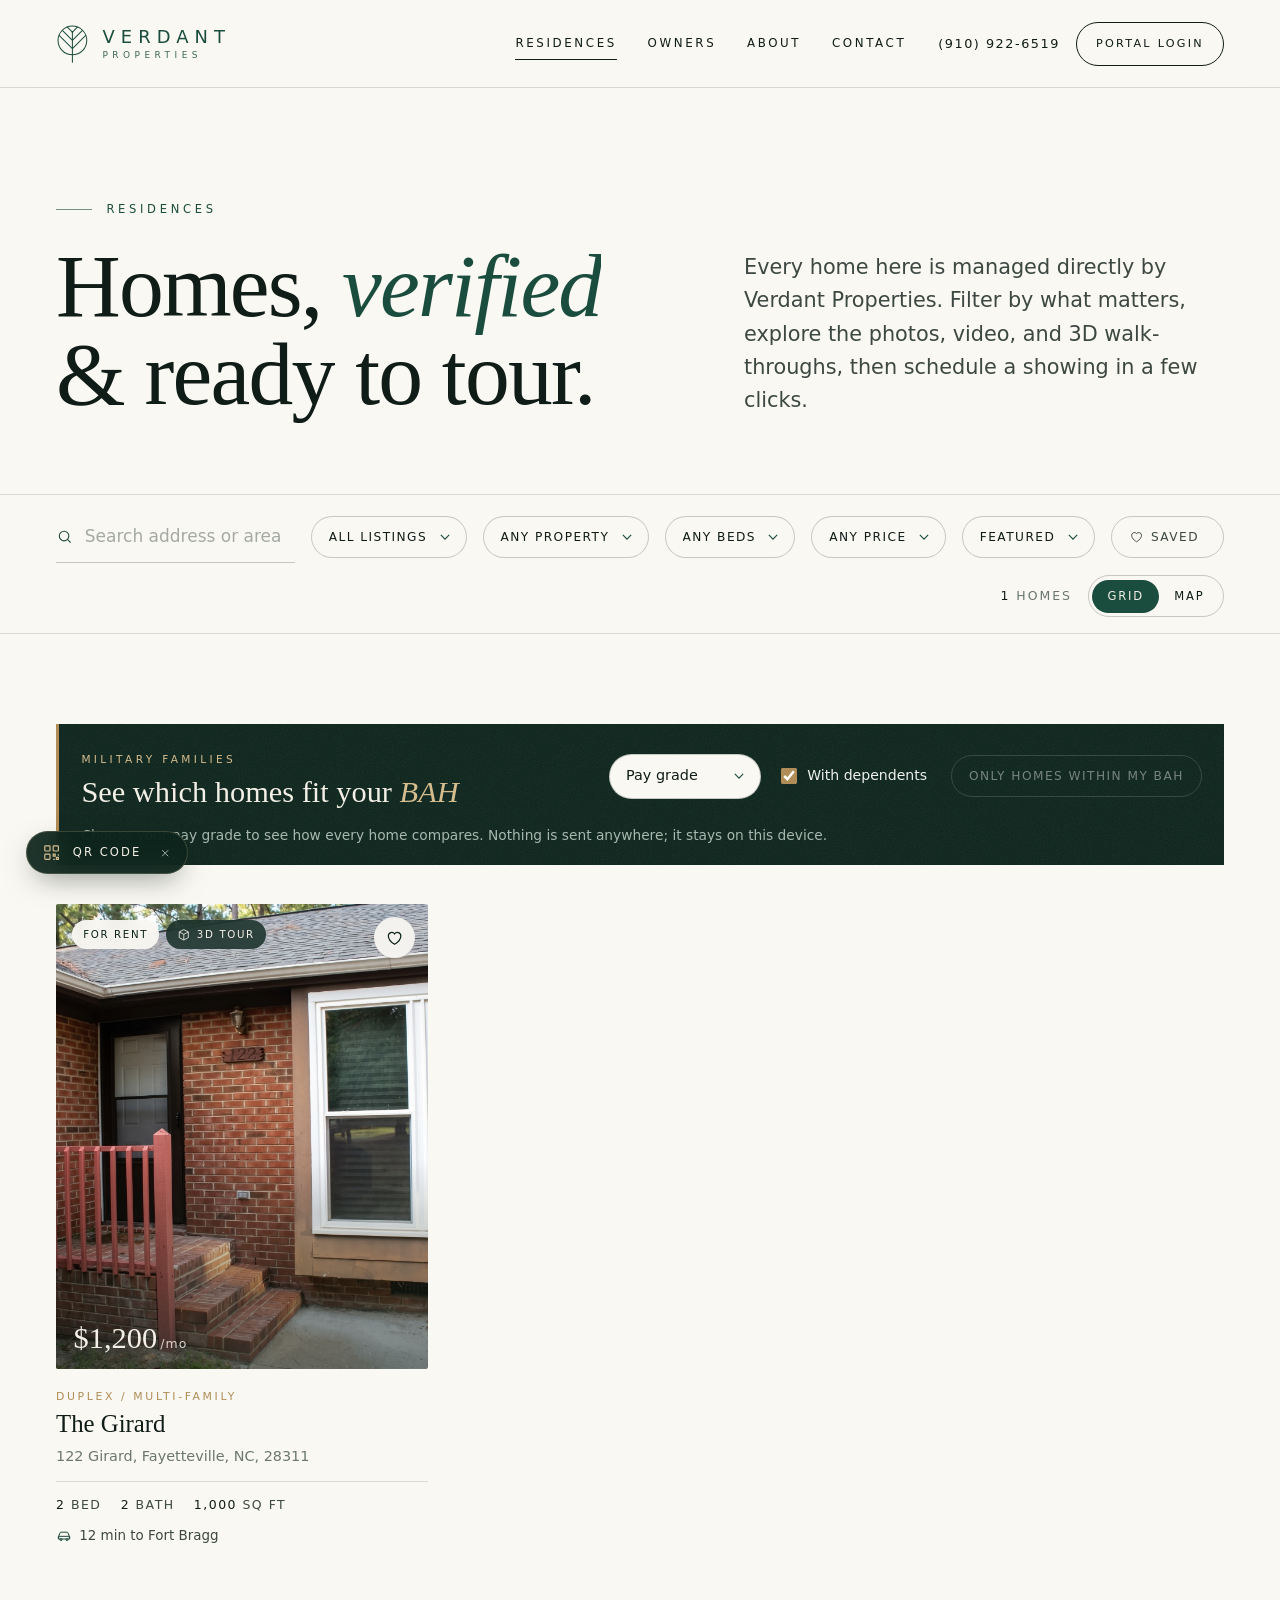
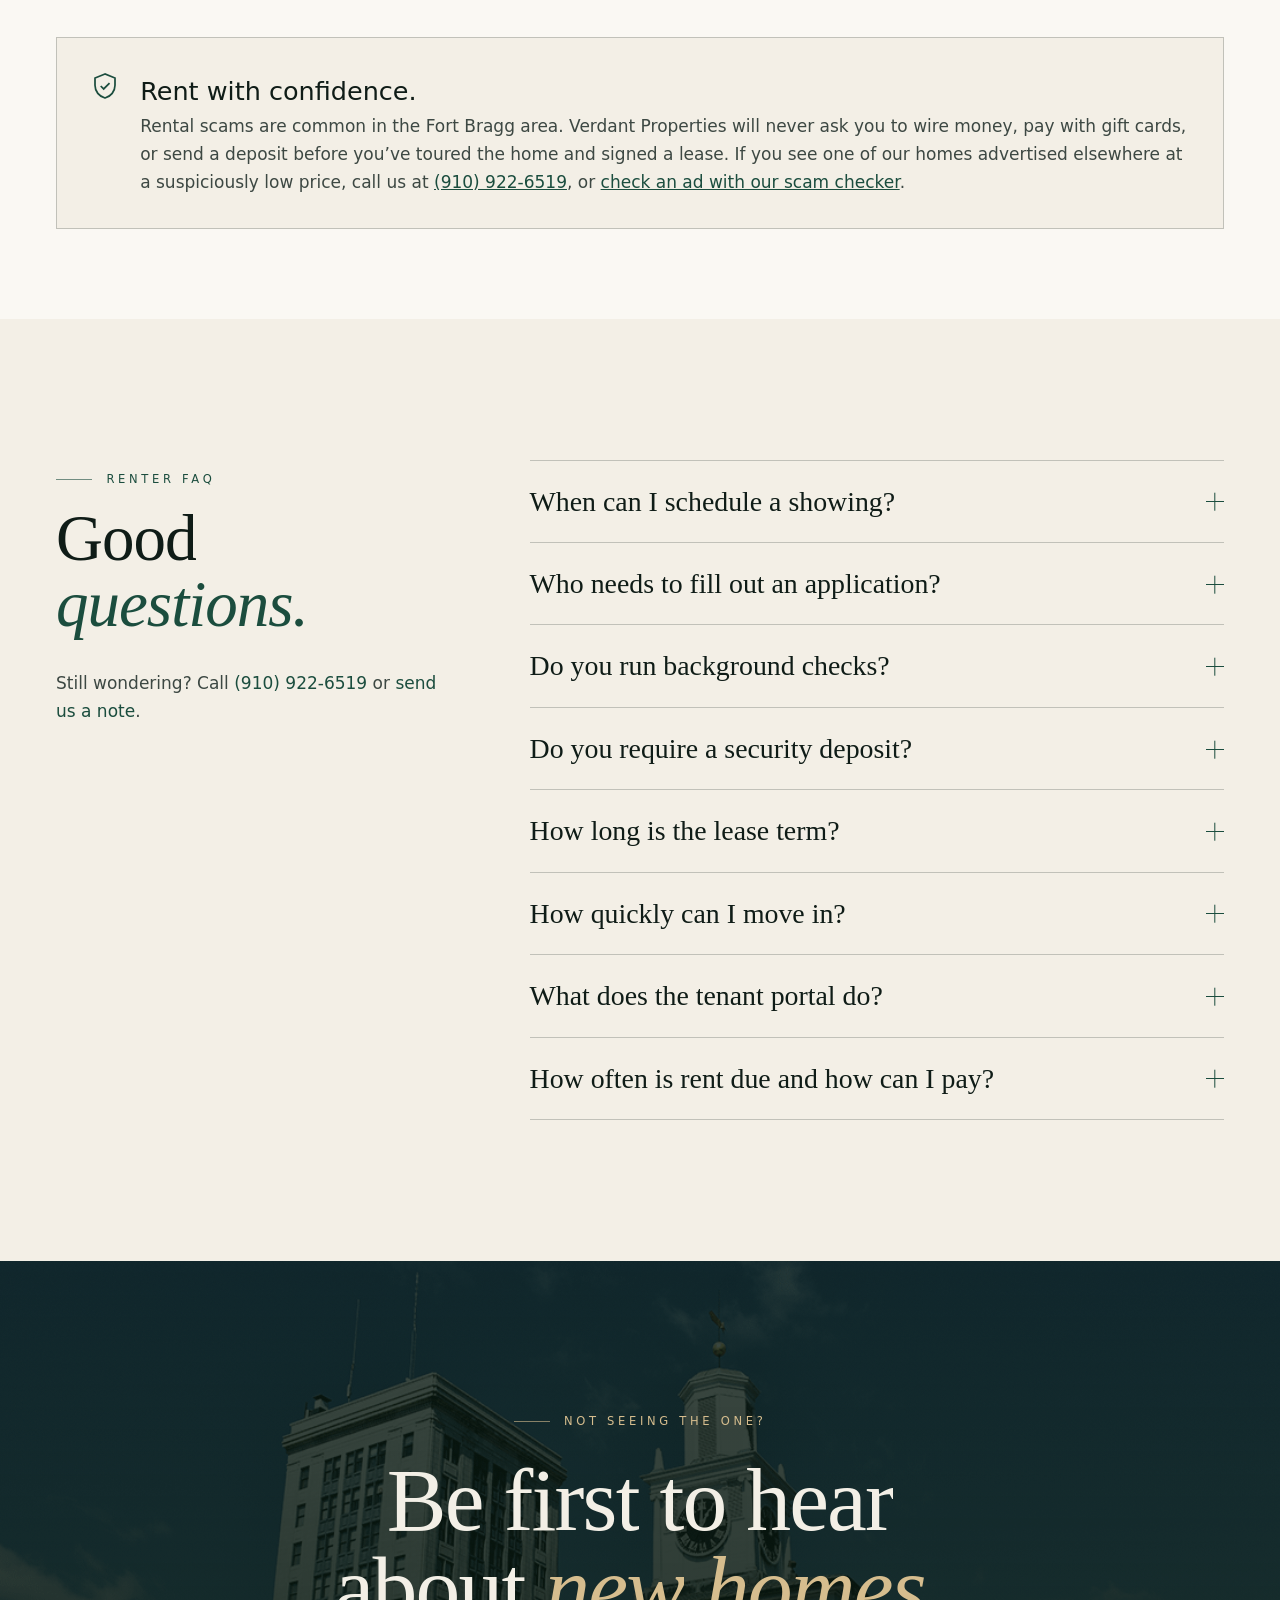
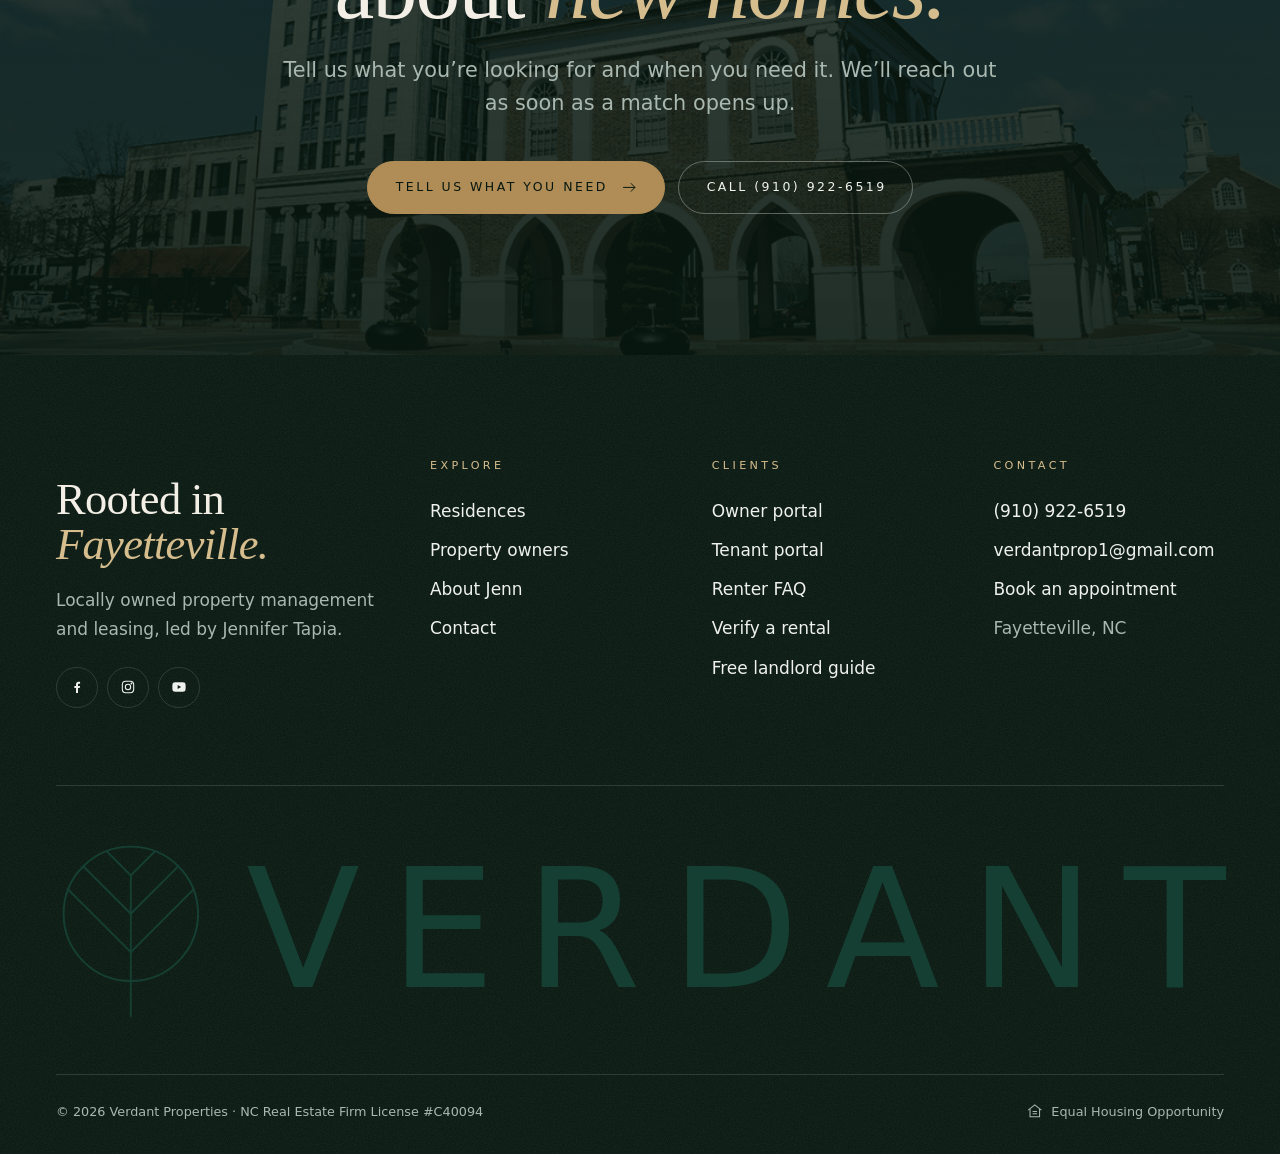
<file: listings.html>
<!DOCTYPE html>
<html lang="en">
<head>
  <meta charset="UTF-8" />
  <meta http-equiv="Content-Security-Policy" content="default-src 'self'; script-src 'self' 'sha256-Du+OJKJSbdUgz5nrHeWWINvez6XKDDU/tyj/5c2uvwo=' https://cdnjs.cloudflare.com; style-src 'self' 'unsafe-inline' https://fonts.googleapis.com https://cdnjs.cloudflare.com; font-src 'self' https://fonts.gstatic.com; img-src 'self' data: blob: https:; media-src 'self' blob: https:; connect-src 'self' blob: https://hazards.fema.gov https://nominatim.openstreetmap.org https://router.project-osrm.org https://overpass-api.de https://overpass.private.coffee https://overpass.kumi.systems; frame-src https:; object-src 'none'; base-uri 'self'; form-action 'self'; upgrade-insecure-requests" />
  <meta name="referrer" content="strict-origin-when-cross-origin" />
  <meta name="viewport" content="width=device-width, initial-scale=1" />
  <title>Residences for Rent in Fayetteville, NC | Verdant Properties</title>
  <meta name="description" content="Browse verified rental homes in Fayetteville, NC with photos, video, and 3D walk-throughs. Managed locally by Verdant Properties." />
  <meta name="theme-color" content="#0b231b" />
  <meta property="og:title" content="Residences for Rent in Fayetteville, NC | Verdant Properties" />
  <meta property="og:description" content="Browse verified rental homes in Fayetteville, NC with photos, video, and 3D walk-throughs. Managed locally by Verdant Properties." />
  <meta property="og:type" content="website" />
  <meta property="og:url" content="https://www.verdantprop.com/listings" />
  <meta property="og:image" content="https://www.verdantprop.com/assets/img/market-house-1600.webp" />
  <meta name="twitter:card" content="summary_large_image" />
  <link rel="canonical" href="https://www.verdantprop.com/listings" />
  <link rel="icon" href="assets/img/favicon.svg" type="image/svg+xml" />
  <link rel="apple-touch-icon" href="assets/img/logo.webp" />
  <link rel="preconnect" href="https://fonts.googleapis.com" />
  <link rel="preconnect" href="https://fonts.gstatic.com" crossorigin />
  <link href="https://fonts.googleapis.com/css2?family=Instrument+Serif:ital@0;1&family=Jost:wght@300;400;500&display=swap" rel="stylesheet" />
  <link rel="stylesheet" href="css/styles.css" />
  <script>document.documentElement.classList.add('js')</script>
</head>
<body class="page-solid">
  <svg width="0" height="0" style="position:absolute" aria-hidden="true" focusable="false">
    <defs><clipPath id="leaf-clip"><circle cx="24" cy="24" r="21"/></clipPath></defs>
    <symbol id="leaf" viewBox="0 0 48 58">
      <g fill="none" stroke="currentColor" stroke-linecap="round">
        <circle cx="24" cy="24" r="21"/>
        <path d="M24 12V56"/>
        <path clip-path="url(#leaf-clip)" d="M24 12 12 0M24 12 36 0M24 24 6 6M24 24 42 6M24 36 3 15M24 36 45 15"/>
      </g>
    </symbol>
  </svg>

  <a class="skip-link" href="#main">Skip to content</a>

  <header class="site-header">
    <div class="container header-inner">
      <a class="brand" href="index.html" aria-label="Verdant Properties, home">
        <svg class="leaf" viewBox="0 0 48 58" aria-hidden="true"><use href="#leaf"/></svg>
        <span class="brand-word"><b>VERDANT</b><small>PROPERTIES</small></span>
      </a>
      <nav class="site-nav" aria-label="Primary">
        <a href="listings.html" aria-current="page">Residences</a>
        <a href="owners.html">Owners</a>
        <a href="about.html">About</a>
        <a href="contact.html">Contact</a>
      </nav>
      <div class="header-actions">
        <a class="header-phone" href="tel:+19109226519">(910) 922-6519</a>
        <a class="btn" href="https://verdantprop.app.doorloop.com/auth/login" target="_blank" rel="noopener">Portal login</a>
      </div>
      <button class="nav-toggle" data-nav-toggle aria-expanded="false" aria-controls="menu" aria-label="Open menu"><span></span><span></span></button>
    </div>
  </header>
  <div class="menu" id="menu">
    <nav aria-label="Mobile">
      <a href="index.html">Home</a>
      <a href="listings.html">Residences</a>
      <a href="owners.html">Owners</a>
      <a href="about.html">About</a>
      <a href="contact.html">Contact</a>
      <a href="https://verdantprop.app.doorloop.com/auth/login" target="_blank" rel="noopener">Portal login</a>
    </nav>
    <div class="menu-foot">
      <a href="tel:+19109226519">(910) 922-6519</a>
      <a href="mailto:verdantprop1@gmail.com">verdantprop1@gmail.com</a>
      <span>Fayetteville, North Carolina</span>
    </div>
  </div>

  <main id="main">
    <section class="page-hero" aria-labelledby="page-title">
      <div class="container page-hero-grid">
        <div>
          <p class="eyebrow reveal">Residences</p>
          <h1 class="display display--lg" id="page-title" data-split>Homes, <em>verified</em> &amp; ready to tour.</h1>
        </div>
        <p class="lede reveal">Every home here is managed directly by Verdant Properties. Filter by what matters, explore the photos, video, and 3D walk-throughs, then schedule a showing in a few clicks.</p>
      </div>
    </section>

    <div class="filters" role="search">
      <form class="container filters-inner" data-filters>
        <label class="search"><svg viewBox="0 0 24 24" fill="none" stroke="currentColor" stroke-width="1.5" aria-hidden="true"><circle cx="11" cy="11" r="6.5"/><path d="m20 20-4.4-4.4"/></svg><span class="sr-only">Search</span><input type="search" name="q" placeholder="Search address or area" autocomplete="off" /></label>
        <label><span class="sr-only">Listing type</span><select name="type"><option value="">All listings</option><option value="rent">For rent</option><option value="lease">For lease</option><option value="sale">For sale</option></select></label>
        <label><span class="sr-only">Property type</span><select name="kind"><option value="">Any property</option><option value="house">House</option><option value="townhome">Townhome</option><option value="apartment">Apartment</option><option value="condo">Condo</option><option value="duplex">Duplex / multi-family</option><option value="commercial">Commercial building</option><option value="office">Office</option><option value="retail">Retail</option><option value="land">Land</option></select></label>
        <label><span class="sr-only">Bedrooms</span><select name="beds"><option value="0">Any beds</option><option value="1">1+ beds</option><option value="2">2+ beds</option><option value="3">3+ beds</option><option value="4">4+ beds</option></select></label>
        <label><span class="sr-only">Maximum price</span><select name="max"><option value="">Any price</option><option value="1250">Up to $1,250</option><option value="1500">Up to $1,500</option><option value="1750">Up to $1,750</option><option value="2000">Up to $2,000</option><option value="2500">Up to $2,500</option><option value="3500">Up to $3,500</option></select></label>
        <label><span class="sr-only">Sort</span><select name="sort"><option value="featured">Featured</option><option value="price-asc">Price: low to high</option><option value="price-desc">Price: high to low</option><option value="newest">Newest</option><option value="size">Largest</option></select></label>
        <label class="chip chip--save"><input type="checkbox" name="saved" value="1" /><span><svg viewBox="0 0 24 24" fill="none" stroke="currentColor" stroke-width="1.5" aria-hidden="true"><path d="M12 20.3s-7.8-4.6-7.8-10.4A4.3 4.3 0 0 1 12 7.4a4.3 4.3 0 0 1 7.8 2.5c0 5.8-7.8 10.4-7.8 10.4z"/></svg>Saved <b data-saved-count></b></span></label>
        <p class="count" aria-live="polite"><b data-count>0</b> homes</p>
        <div class="view-toggle" role="group" aria-label="View"><button type="button" data-view="grid" aria-pressed="true">Grid</button><button type="button" data-view="map" aria-pressed="false">Map</button></div>
      </form>
    </div>

    <section class="section section--tight" aria-label="Listings">
      <div class="container">
        <div class="bah-bar reveal" id="bah" data-bah-bar>
          <div class="bah-bar-copy"><p class="eyebrow eyebrow--plain">Military families</p><p class="bah-bar-title">See which homes fit your <em>BAH</em></p></div>
          <div class="bah-bar-controls" data-bah-controls></div>
          <label class="chip bah-only"><input type="checkbox" data-bah-only /><span>Only homes within my BAH</span></label>
          <p class="bah-note" data-bah-note></p>
        </div>
        <div class="lwrap" data-lwrap><div class="grid-listings" data-listings></div><div class="lmap-wrap" hidden><div class="lmap" data-lmap role="region" aria-label="Map of listings"></div></div></div>
      </div>
    </section>

    <section class="section section--tight" aria-labelledby="safe-title" style="padding-top:0">
      <div class="container">
        <div class="notice reveal">
          <svg viewBox="0 0 24 24" fill="none" stroke="currentColor" aria-hidden="true"><path d="M12 3 4.5 6v5.5c0 4.6 3.1 8.3 7.5 9.5 4.4-1.2 7.5-4.9 7.5-9.5V6z"/><path d="m8.8 12 2.2 2.2 4.4-4.4"/></svg>
          <div>
            <h2 id="safe-title">Rent with confidence.</h2>
            <p>Rental scams are common in the Fort Bragg area. Verdant Properties will never ask you to wire money, pay with gift cards, or send a deposit before you&rsquo;ve toured the home and signed a lease. If you see one of our homes advertised elsewhere at a suspiciously low price, call us at <a href="tel:+19109226519" style="color:var(--forest);text-decoration:underline">(910) 922-6519</a>, or <a href="verify.html" style="color:var(--forest);text-decoration:underline">check an ad with our scam checker</a>.</p>
          </div>
        </div>
      </div>
    </section>

    <section class="section bg-bone" id="faq" aria-labelledby="faq-title">
      <div class="container faq-grid">
        <div>
          <p class="eyebrow reveal">Renter FAQ</p>
          <h2 class="title mt-1" id="faq-title" data-split>Good <em>questions.</em></h2>
          <p class="mt-2 reveal">Still wondering? Call <a href="tel:+19109226519" style="color:var(--forest)">(910) 922-6519</a> or <a href="contact.html" style="color:var(--forest)">send us a note</a>.</p>
        </div>
        <div class="faq reveal">
          <details><summary>When can I schedule a showing?<i aria-hidden="true"></i></summary><p>Contact us or use the scheduler on any listing. Let us know the dates and times that work best for you and we&rsquo;ll do our best to accommodate your schedule.</p></details>
          <details><summary>Who needs to fill out an application?<i aria-hidden="true"></i></summary><p>Any adult over the age of 18 will fill out an application and pay the non-refundable application fee.</p></details>
          <details><summary>Do you run background checks?<i aria-hidden="true"></i></summary><p>Yes. As part of your rental application, we request background checks from TransUnion that include criminal, eviction, and credit history. If you have concerns, discuss them with us before paying for the application.</p></details>
          <details><summary>Do you require a security deposit?<i aria-hidden="true"></i></summary><p>Yes. The amount varies per rental and can be anywhere from one to two months&rsquo; rent.</p></details>
          <details><summary>How long is the lease term?<i aria-hidden="true"></i></summary><p>Leases normally run for one year, sometimes with an option to renew. Depending on the property, we may be able to work with you on different terms.</p></details>
          <details><summary>How quickly can I move in?<i aria-hidden="true"></i></summary><p>We&rsquo;ll work to get you moved in on the timeline that works best for you. Your move-in date depends on the status of the property you&rsquo;re leasing.</p></details>
          <details><summary>What does the tenant portal do?<i aria-hidden="true"></i></summary><p>The Tenant Portal is an online tool provided at no cost. Pay rent online, view payments, add renter&rsquo;s insurance, and submit or track maintenance requests.</p></details>
          <details><summary>How often is rent due and how can I pay?<i aria-hidden="true"></i></summary><p>Rent is due monthly, usually on the 1st. We recommend automatic online payment by credit card, debit card, or ACH.</p></details>
        </div>
      </div>
    </section>

    <section class="section cta" aria-labelledby="cta-title">
      <div class="cta-bg" aria-hidden="true"><img src="assets/img/fayetteville-hero.png" alt="" loading="lazy" /></div>
      <div class="container">
        <p class="eyebrow">Not seeing the one?</p>
        <h2 class="display display--lg" id="cta-title" data-split>Be first to hear about <em>new homes.</em></h2>
        <p class="lede">Tell us what you&rsquo;re looking for and when you need it. We&rsquo;ll reach out as soon as a match opens up.</p>
        <div class="cta-actions">
          <a class="btn btn--brass" href="contact.html?about=upcoming%20rentals">Tell us what you need <svg class="arrow" viewBox="0 0 24 24" fill="none" stroke="currentColor" stroke-width="1.4" aria-hidden="true"><path d="M3 12h17M14 6l6 6-6 6"/></svg></a>
          <a class="btn btn--outline-light" href="tel:+19109226519">Call (910) 922-6519</a>
        </div>
      </div>
    </section>
  </main>

  <footer class="site-footer on-dark">
    <div class="container">
      <div class="footer-top">
        <div class="footer-intro">
          <p class="title">Rooted in <em>Fayetteville.</em></p>
          <p>Locally owned property management and leasing, led by Jennifer Tapia.</p>
          <div class="socials">
            <a href="https://www.facebook.com/people/Verdant-Properties/61568120027962/" target="_blank" rel="noopener" aria-label="Facebook"><svg viewBox="0 0 24 24" fill="currentColor" aria-hidden="true"><path d="M13.5 21v-7.5h2.6l.4-3h-3V8.6c0-.9.3-1.5 1.5-1.5h1.6V4.4c-.3 0-1.2-.1-2.3-.1-2.3 0-3.8 1.4-3.8 3.9v2.3H8v3h2.5V21z"/></svg></a>
            <a href="https://www.instagram.com/jennifer.myrealtor/" target="_blank" rel="noopener" aria-label="Instagram"><svg viewBox="0 0 24 24" fill="none" stroke="currentColor" stroke-width="1.6" aria-hidden="true"><rect x="3.5" y="3.5" width="17" height="17" rx="5"/><circle cx="12" cy="12" r="4"/><circle cx="17.2" cy="6.8" r=".6" fill="currentColor"/></svg></a>
            <a href="https://www.youtube.com/@VerdantProperties" target="_blank" rel="noopener" aria-label="YouTube"><svg viewBox="0 0 24 24" fill="currentColor" aria-hidden="true"><path d="M21.6 7.2a2.5 2.5 0 0 0-1.8-1.8C18.2 5 12 5 12 5s-6.2 0-7.8.4a2.5 2.5 0 0 0-1.8 1.8C2 8.8 2 12 2 12s0 3.2.4 4.8a2.5 2.5 0 0 0 1.8 1.8c1.6.4 7.8.4 7.8.4s6.2 0 7.8-.4a2.5 2.5 0 0 0 1.8-1.8c.4-1.6.4-4.8.4-4.8s0-3.2-.4-4.8zM10 15V9l5.2 3z"/></svg></a>
          </div>
        </div>
        <div>
          <h4>Explore</h4>
          <ul role="list">
            <li><a href="listings.html">Residences</a></li>
            <li><a href="owners.html">Property owners</a></li>
            <li><a href="about.html">About Jenn</a></li>
            <li><a href="contact.html">Contact</a></li>
          </ul>
        </div>
        <div>
          <h4>Clients</h4>
          <ul role="list">
            <li><a href="https://verdantprop.app.doorloop.com/auth/login" target="_blank" rel="noopener">Owner portal</a></li>
            <li><a href="https://verdantprop.app.doorloop.com/auth/login" target="_blank" rel="noopener">Tenant portal</a></li>
            <li><a href="listings.html#faq">Renter FAQ</a></li>
            <li><a href="verify.html">Verify a rental</a></li>
            <li><a href="assets/docs/path-to-success-landlord-guide.pdf" target="_blank" rel="noopener">Free landlord guide</a></li>
          </ul>
        </div>
        <div>
          <h4>Contact</h4>
          <ul role="list">
            <li><a href="tel:+19109226519">(910) 922-6519</a></li>
            <li><a href="mailto:verdantprop1@gmail.com">verdantprop1@gmail.com</a></li>
            <li><a href="https://calendar.app.google/aWUisd1YZVH4zqXaA" target="_blank" rel="noopener">Book an appointment</a></li>
            <li>Fayetteville, NC</li>
          </ul>
        </div>
      </div>
      <div class="footer-mark" aria-hidden="true"><svg class="leaf" viewBox="0 0 48 58"><use href="#leaf"/></svg><span>VERDANT</span></div>
      <div class="footer-bottom">
        <p>&copy; <span data-year></span> Verdant Properties &middot; NC Real Estate Firm License #C40094</p>
        <span class="eho"><svg viewBox="0 0 24 24" fill="none" stroke="currentColor" stroke-width="1.4" aria-hidden="true"><path d="M3 11 12 4l9 7"/><path d="M5.5 9.5V20h13V9.5"/><path d="M9 13h6M9 16h6"/></svg>Equal Housing Opportunity</span>
      </div>
    </div>
  </footer>

  <script src="data/listings.js"></script>
  <script src="js/data.js"></script>
  <script src="js/bah.js"></script>
  <script src="js/main.js"></script>
  <script src="js/listings.js"></script>
</body>
</html>
</file>
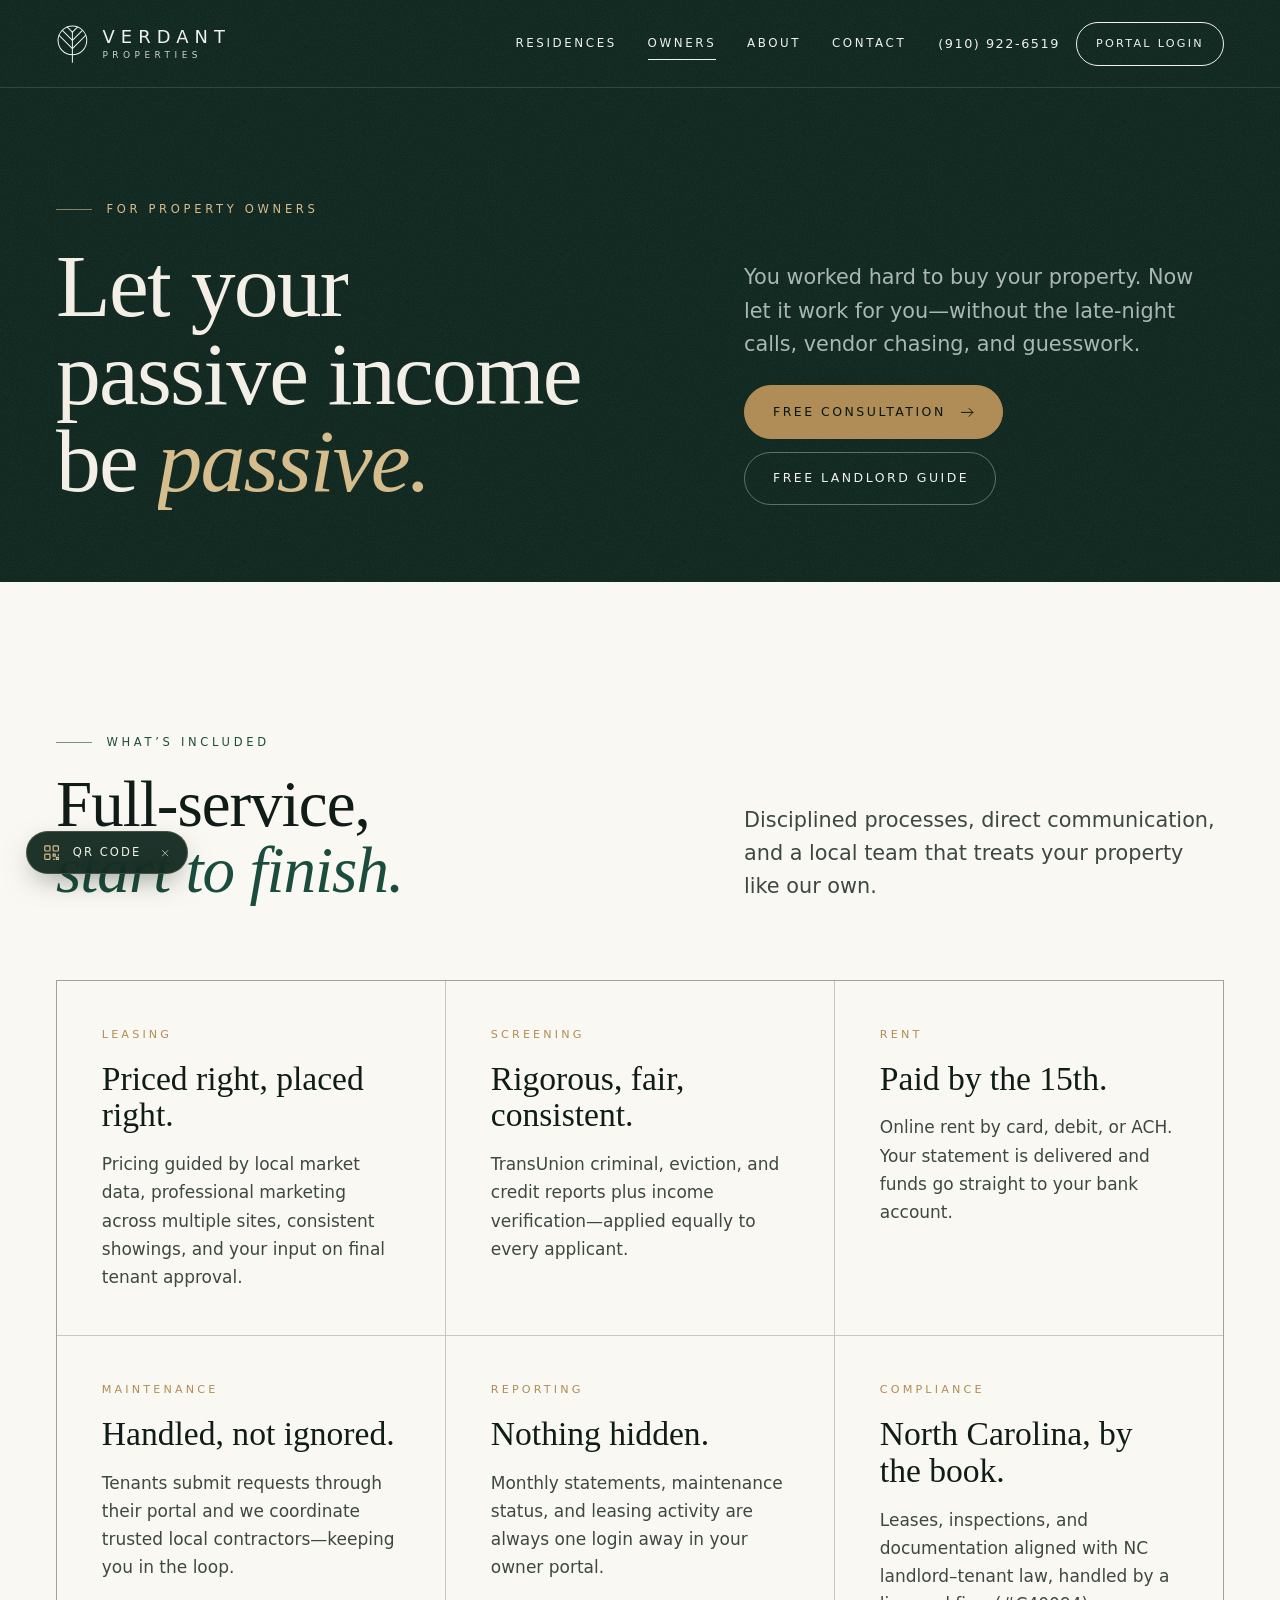
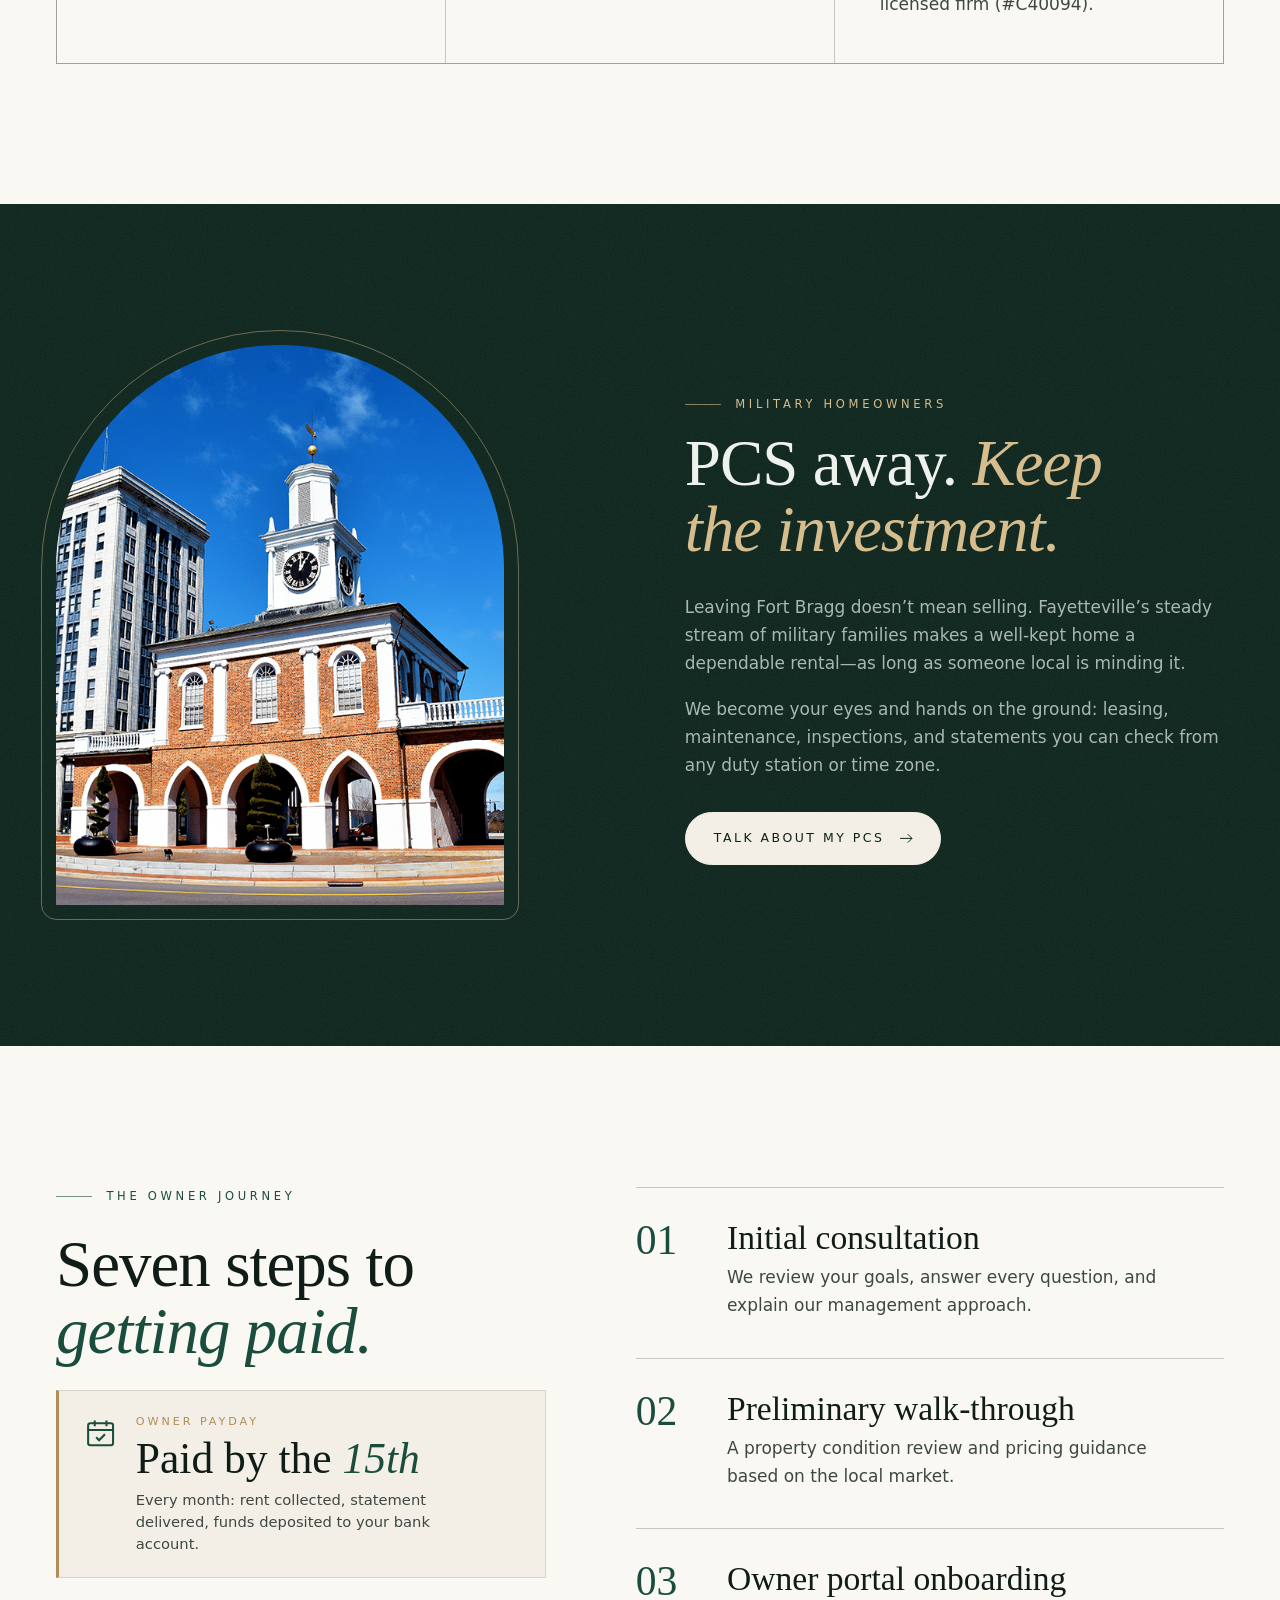
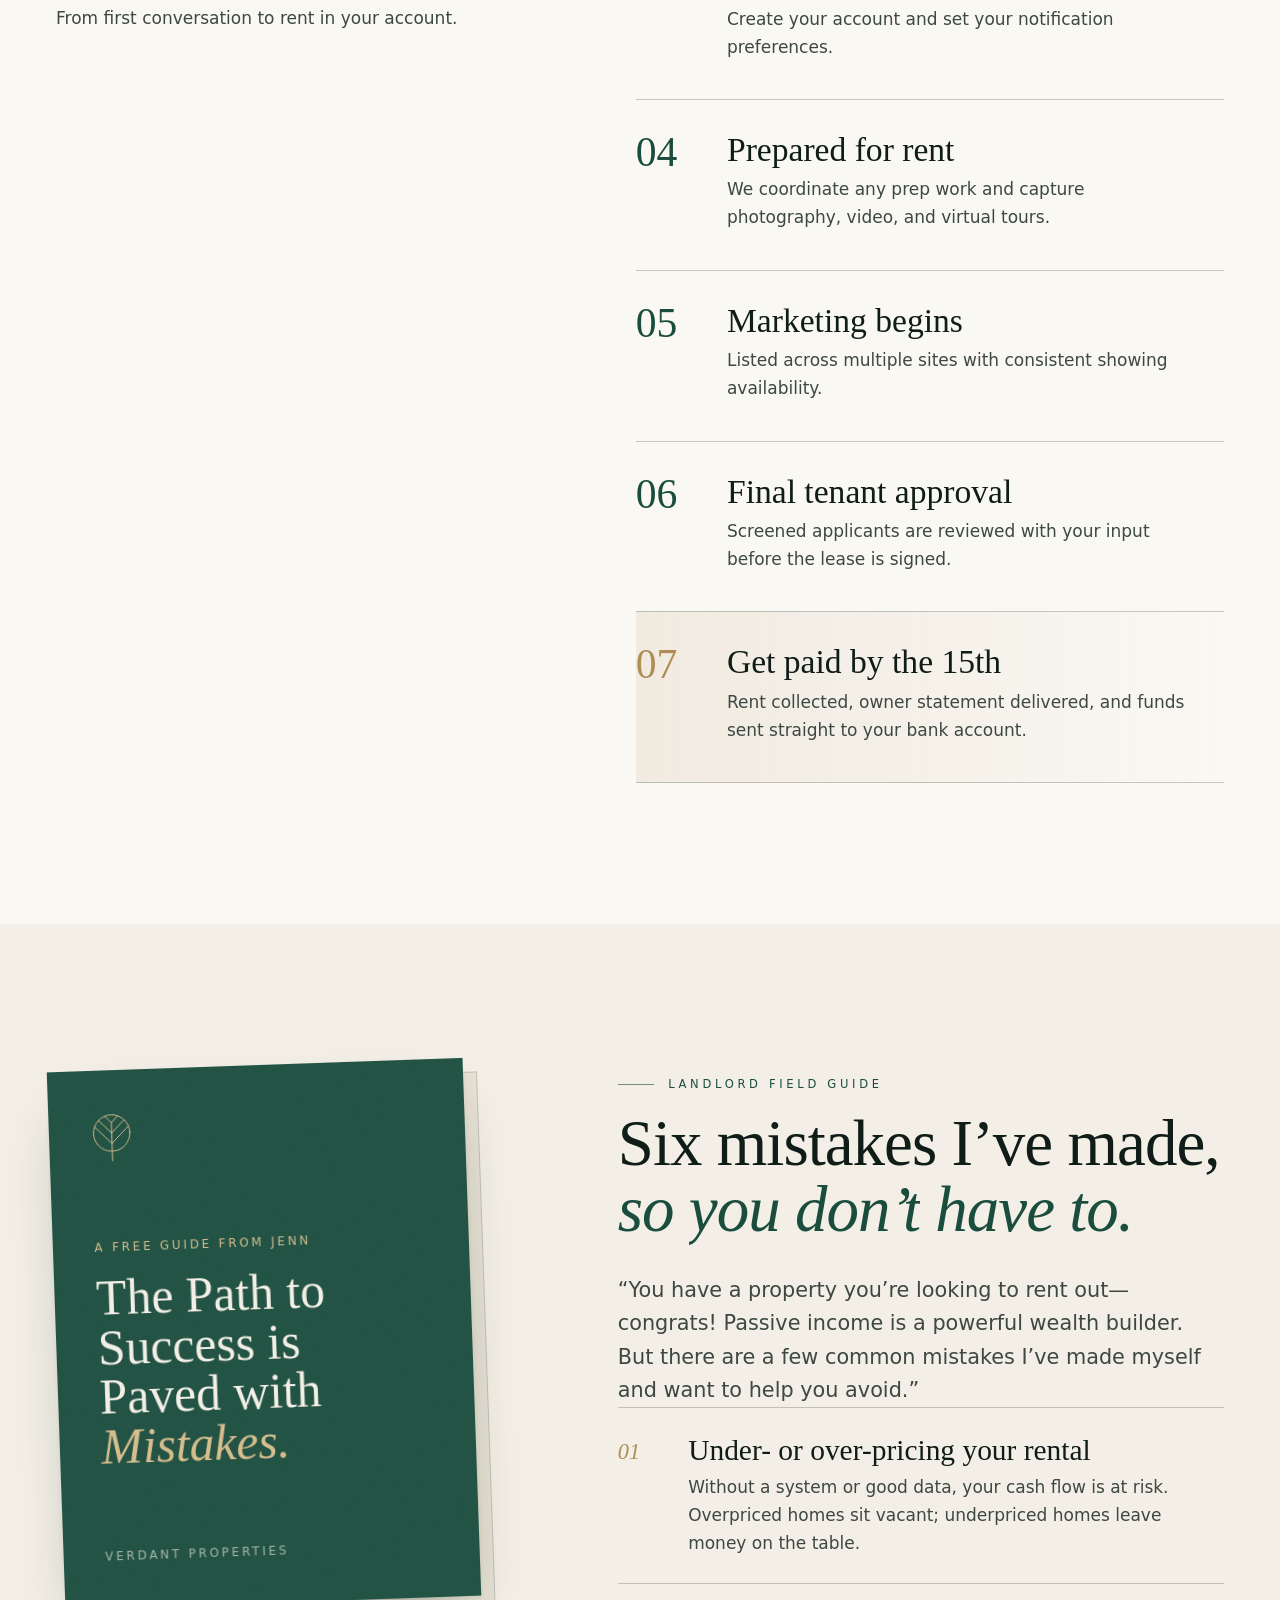
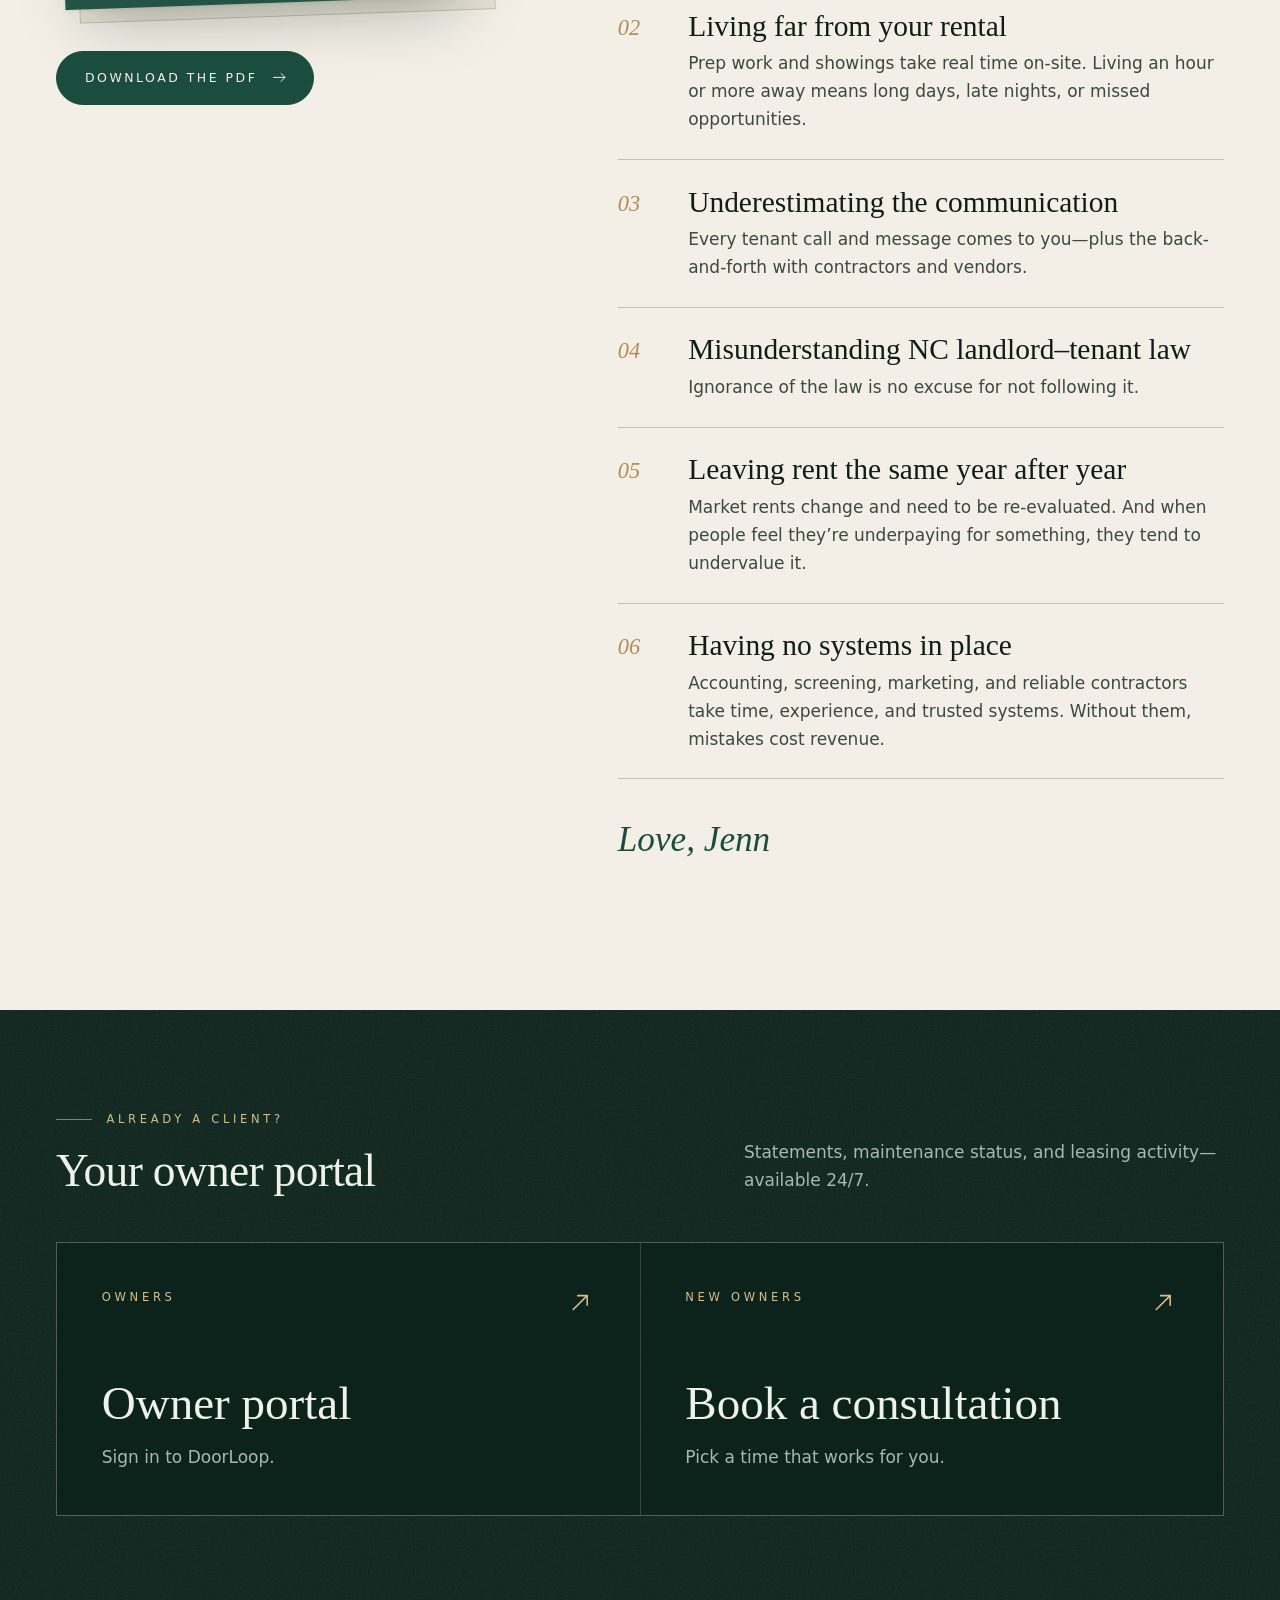
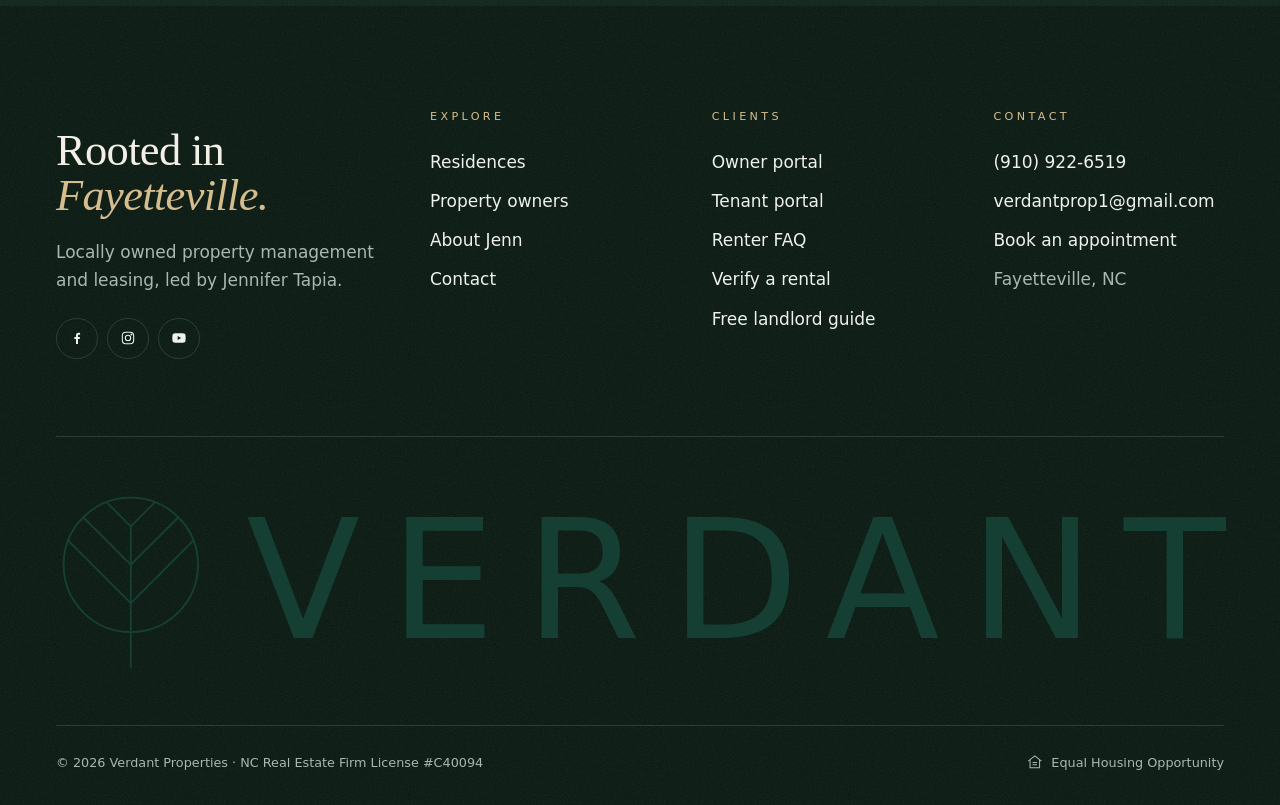
<file: owners.html>
<!DOCTYPE html>
<html lang="en">
<head>
  <meta charset="UTF-8" />
  <meta http-equiv="Content-Security-Policy" content="default-src 'self'; script-src 'self' 'sha256-Du+OJKJSbdUgz5nrHeWWINvez6XKDDU/tyj/5c2uvwo=' https://cdnjs.cloudflare.com; style-src 'self' 'unsafe-inline' https://fonts.googleapis.com https://cdnjs.cloudflare.com; font-src 'self' https://fonts.gstatic.com; img-src 'self' data: blob: https:; media-src 'self' blob: https:; connect-src 'self' blob: https://hazards.fema.gov https://nominatim.openstreetmap.org https://router.project-osrm.org https://overpass-api.de https://overpass.private.coffee https://overpass.kumi.systems; frame-src https:; object-src 'none'; base-uri 'self'; form-action 'self'; upgrade-insecure-requests" />
  <meta name="referrer" content="strict-origin-when-cross-origin" />
  <meta name="viewport" content="width=device-width, initial-scale=1" />
  <title>Property Management for Owners in Fayetteville, NC | Verdant Properties</title>
  <meta name="description" content="Full-service rental property management in Fayetteville, NC: leasing, TransUnion screening, rent collection, maintenance, and owner reporting. Get paid by the 15th." />
  <meta name="theme-color" content="#0b231b" />
  <meta property="og:title" content="Property Management for Owners in Fayetteville, NC | Verdant Properties" />
  <meta property="og:description" content="Full-service rental property management in Fayetteville, NC: leasing, TransUnion screening, rent collection, maintenance, and owner reporting. Get paid by the 15th." />
  <meta property="og:type" content="website" />
  <meta property="og:url" content="https://www.verdantprop.com/owners" />
  <meta property="og:image" content="https://www.verdantprop.com/assets/img/market-house-1600.webp" />
  <meta name="twitter:card" content="summary_large_image" />
  <link rel="canonical" href="https://www.verdantprop.com/owners" />
  <link rel="icon" href="assets/img/favicon.svg" type="image/svg+xml" />
  <link rel="apple-touch-icon" href="assets/img/logo.webp" />
  <link rel="preconnect" href="https://fonts.googleapis.com" />
  <link rel="preconnect" href="https://fonts.gstatic.com" crossorigin />
  <link href="https://fonts.googleapis.com/css2?family=Instrument+Serif:ital@0;1&family=Jost:wght@300;400;500&display=swap" rel="stylesheet" />
  <link rel="stylesheet" href="css/styles.css" />
  <script>document.documentElement.classList.add('js')</script>
</head>
<body>
  <svg width="0" height="0" style="position:absolute" aria-hidden="true" focusable="false">
    <defs><clipPath id="leaf-clip"><circle cx="24" cy="24" r="21"/></clipPath></defs>
    <symbol id="leaf" viewBox="0 0 48 58">
      <g fill="none" stroke="currentColor" stroke-linecap="round">
        <circle cx="24" cy="24" r="21"/>
        <path d="M24 12V56"/>
        <path clip-path="url(#leaf-clip)" d="M24 12 12 0M24 12 36 0M24 24 6 6M24 24 42 6M24 36 3 15M24 36 45 15"/>
      </g>
    </symbol>
  </svg>

  <a class="skip-link" href="#main">Skip to content</a>

  <header class="site-header">
    <div class="container header-inner">
      <a class="brand" href="index.html" aria-label="Verdant Properties, home">
        <svg class="leaf" viewBox="0 0 48 58" aria-hidden="true"><use href="#leaf"/></svg>
        <span class="brand-word"><b>VERDANT</b><small>PROPERTIES</small></span>
      </a>
      <nav class="site-nav" aria-label="Primary">
        <a href="listings.html">Residences</a>
        <a href="owners.html" aria-current="page">Owners</a>
        <a href="about.html">About</a>
        <a href="contact.html">Contact</a>
      </nav>
      <div class="header-actions">
        <a class="header-phone" href="tel:+19109226519">(910) 922-6519</a>
        <a class="btn" href="https://verdantprop.app.doorloop.com/auth/login" target="_blank" rel="noopener">Portal login</a>
      </div>
      <button class="nav-toggle" data-nav-toggle aria-expanded="false" aria-controls="menu" aria-label="Open menu"><span></span><span></span></button>
    </div>
  </header>
  <div class="menu" id="menu">
    <nav aria-label="Mobile">
      <a href="index.html">Home</a>
      <a href="listings.html">Residences</a>
      <a href="owners.html">Owners</a>
      <a href="about.html">About</a>
      <a href="contact.html">Contact</a>
      <a href="https://verdantprop.app.doorloop.com/auth/login" target="_blank" rel="noopener">Portal login</a>
    </nav>
    <div class="menu-foot">
      <a href="tel:+19109226519">(910) 922-6519</a>
      <a href="mailto:verdantprop1@gmail.com">verdantprop1@gmail.com</a>
      <span>Fayetteville, North Carolina</span>
    </div>
  </div>

  <main id="main">
    <section class="page-hero page-hero--dark on-dark" aria-labelledby="page-title">
      <div class="container page-hero-grid">
        <div>
          <p class="eyebrow reveal">For property owners</p>
          <h1 class="display display--lg" id="page-title" data-split>Let your passive income be <em>passive.</em></h1>
        </div>
        <div class="head-side reveal">
          <p class="lede">You worked hard to buy your property. Now let it work for you&mdash;without the late-night calls, vendor chasing, and guesswork.</p>
          <div class="row">
            <a class="btn btn--brass" href="contact.html?about=a%20management%20consultation">Free consultation <svg class="arrow" viewBox="0 0 24 24" fill="none" stroke="currentColor" stroke-width="1.4" aria-hidden="true"><path d="M3 12h17M14 6l6 6-6 6"/></svg></a>
            <a class="btn btn--outline-light" href="#guide">Free landlord guide</a>
          </div>
        </div>
      </div>
    </section>

    <section class="section" aria-labelledby="included-title">
      <div class="container">
        <div class="head">
          <div>
            <p class="eyebrow reveal">What&rsquo;s included</p>
            <h2 class="title" id="included-title" data-split>Full-service, <em>start to finish.</em></h2>
          </div>
          <p class="lede reveal">Disciplined processes, direct communication, and a local team that treats your property like our own.</p>
        </div>
        <div class="values">
          <div class="value reveal"><span class="k">Leasing</span><h3>Priced right, placed right.</h3><p>Pricing guided by local market data, professional marketing across multiple sites, consistent showings, and your input on final tenant approval.</p></div>
          <div class="value reveal" style="--d:.08s"><span class="k">Screening</span><h3>Rigorous, fair, consistent.</h3><p>TransUnion criminal, eviction, and credit reports plus income verification&mdash;applied equally to every applicant.</p></div>
          <div class="value reveal" style="--d:.16s"><span class="k">Rent</span><h3>Paid by the 15th.</h3><p>Online rent by card, debit, or ACH. Your statement is delivered and funds go straight to your bank account.</p></div>
          <div class="value reveal"><span class="k">Maintenance</span><h3>Handled, not ignored.</h3><p>Tenants submit requests through their portal and we coordinate trusted local contractors&mdash;keeping you in the loop.</p></div>
          <div class="value reveal" style="--d:.08s"><span class="k">Reporting</span><h3>Nothing hidden.</h3><p>Monthly statements, maintenance status, and leasing activity are always one login away in your owner portal.</p></div>
          <div class="value reveal" style="--d:.16s"><span class="k">Compliance</span><h3>North Carolina, by the book.</h3><p>Leases, inspections, and documentation aligned with NC landlord&ndash;tenant law, handled by a licensed firm (#C40094).</p></div>
        </div>
      </div>
    </section>

    <section class="section dark on-dark" aria-labelledby="pcs-owner-title">
      <div class="container split">
        <div class="reveal"><div class="arch arch--frame reveal-mask" style="max-width:28rem"><img src="assets/img/fayetteville-hero.png" alt="The Market House clock tower in downtown Fayetteville" loading="lazy" style="object-position:55% 50%" /></div></div>
        <div>
          <p class="eyebrow reveal">Military homeowners</p>
          <h2 class="title mt-1" id="pcs-owner-title" data-split>PCS away. <em>Keep the investment.</em></h2>
          <div class="prose mt-2 reveal">
            <p>Leaving Fort Bragg doesn&rsquo;t mean selling. Fayetteville&rsquo;s steady stream of military families makes a well-kept home a dependable rental&mdash;as long as someone local is minding it.</p>
            <p>We become your eyes and hands on the ground: leasing, maintenance, inspections, and statements you can check from any duty station or time zone.</p>
          </div>
          <div class="row mt-2 reveal"><a class="btn btn--light" href="contact.html?about=managing%20my%20home%20while%20I%20PCS">Talk about my PCS <svg class="arrow" viewBox="0 0 24 24" fill="none" stroke="currentColor" stroke-width="1.4" aria-hidden="true"><path d="M3 12h17M14 6l6 6-6 6"/></svg></a></div>
        </div>
      </div>
    </section>

    <section class="section" aria-labelledby="process-title">
      <div class="container process-grid">
        <div class="process-sticky">
          <p class="eyebrow">The owner journey</p>
          <h2 class="title" id="process-title" data-split>Seven steps to <em>getting paid.</em></h2>
          <div class="payday">
            <svg class="payday-ico" viewBox="0 0 24 24" fill="none" stroke="currentColor" stroke-width="1.4" aria-hidden="true"><rect x="3.5" y="5" width="17" height="15" rx="1.5"/><path d="M3.5 9.5h17M8 3v4M16 3v4"/><path d="m9 14.5 2 2 4-4"/></svg>
            <div>
              <p class="payday-k">Owner payday</p>
              <p class="payday-v">Paid by the <em>15th</em></p>
              <p class="payday-note">Every month: rent collected, statement delivered, funds deposited to your bank account.</p>
            </div>
          </div>
          <p>From first conversation to rent in your account.</p>
        </div>
        <ol class="steps" role="list">
          <li class="step"><span class="step-n">01</span><div><h3>Initial consultation</h3><p>We review your goals, answer every question, and explain our management approach.</p></div></li>
          <li class="step"><span class="step-n">02</span><div><h3>Preliminary walk-through</h3><p>A property condition review and pricing guidance based on the local market.</p></div></li>
          <li class="step"><span class="step-n">03</span><div><h3>Owner portal onboarding</h3><p>Create your account and set your notification preferences.</p></div></li>
          <li class="step"><span class="step-n">04</span><div><h3>Prepared for rent</h3><p>We coordinate any prep work and capture photography, video, and virtual tours.</p></div></li>
          <li class="step"><span class="step-n">05</span><div><h3>Marketing begins</h3><p>Listed across multiple sites with consistent showing availability.</p></div></li>
          <li class="step"><span class="step-n">06</span><div><h3>Final tenant approval</h3><p>Screened applicants are reviewed with your input before the lease is signed.</p></div></li>
          <li class="step step--final"><span class="step-n">07</span><div><h3>Get paid by the 15th</h3><p>Rent collected, owner statement delivered, and funds sent straight to your bank account.</p></div></li>
        </ol>
      </div>
    </section>

    <section class="section bg-bone" id="guide" aria-labelledby="guide-title">
      <div class="container guide">
        <div>
          <a class="guide-cover" href="assets/docs/path-to-success-landlord-guide.pdf" target="_blank" rel="noopener" data-cursor="Read">
            <svg class="leaf" viewBox="0 0 48 58" aria-hidden="true"><use href="#leaf"/></svg>
            <div>
              <p class="caps" style="color:var(--brass-light);margin-bottom:1rem">A free guide from Jenn</p>
              <h3>The Path to Success is Paved with <em>Mistakes.</em></h3>
            </div>
            <p class="caps">Verdant Properties</p>
          </a>
          <div class="row mt-3"><a class="btn" href="assets/docs/path-to-success-landlord-guide.pdf" download>Download the PDF <svg class="arrow" viewBox="0 0 24 24" fill="none" stroke="currentColor" stroke-width="1.4" aria-hidden="true"><path d="M3 12h17M14 6l6 6-6 6"/></svg></a></div>
        </div>
        <div>
          <p class="eyebrow reveal">Landlord field guide</p>
          <h2 class="title mt-1" id="guide-title" data-split>Six mistakes I&rsquo;ve made, <em>so you don&rsquo;t have to.</em></h2>
          <p class="lede mt-2 reveal">&ldquo;You have a property you&rsquo;re looking to rent out&mdash;congrats! Passive income is a powerful wealth builder. But there are a few common mistakes I&rsquo;ve made myself and want to help you avoid.&rdquo;</p>
          <ol class="mistakes mt-3" role="list">
            <li class="mistake reveal"><div><h3>Under- or over-pricing your rental</h3><p>Without a system or good data, your cash flow is at risk. Overpriced homes sit vacant; underpriced homes leave money on the table.</p></div></li>
            <li class="mistake reveal"><div><h3>Living far from your rental</h3><p>Prep work and showings take real time on-site. Living an hour or more away means long days, late nights, or missed opportunities.</p></div></li>
            <li class="mistake reveal"><div><h3>Underestimating the communication</h3><p>Every tenant call and message comes to you&mdash;plus the back-and-forth with contractors and vendors.</p></div></li>
            <li class="mistake reveal"><div><h3>Misunderstanding NC landlord&ndash;tenant law</h3><p>Ignorance of the law is no excuse for not following it.</p></div></li>
            <li class="mistake reveal"><div><h3>Leaving rent the same year after year</h3><p>Market rents change and need to be re-evaluated. And when people feel they&rsquo;re underpaying for something, they tend to undervalue it.</p></div></li>
            <li class="mistake reveal"><div><h3>Having no systems in place</h3><p>Accounting, screening, marketing, and reliable contractors take time, experience, and trusted systems. Without them, mistakes cost revenue.</p></div></li>
          </ol>
          <p class="sig mt-2 reveal">Love, Jenn</p>
        </div>
      </div>
    </section>

    <section class="section section--tight dark on-dark" aria-labelledby="portals-title">
      <div class="container">
        <div class="head" style="margin-bottom:clamp(2rem,4vw,3rem)">
          <div><p class="eyebrow">Already a client?</p><h2 class="title title--sm mt-1" id="portals-title">Your owner portal</h2></div>
          <p>Statements, maintenance status, and leasing activity&mdash;available 24/7.</p>
        </div>
        <div class="portal-grid">
          <a class="portal" href="https://verdantprop.app.doorloop.com/auth/login" target="_blank" rel="noopener">
            <div class="portal-top"><p class="eyebrow eyebrow--plain">Owners</p><svg viewBox="0 0 24 24" fill="none" stroke="currentColor" stroke-width="1.3" aria-hidden="true"><path d="M3 12h17M14 6l6 6-6 6"/></svg></div>
            <div><h3>Owner portal</h3><p class="mt-1">Sign in to DoorLoop.</p></div>
          </a>
          <a class="portal" href="https://calendar.app.google/aWUisd1YZVH4zqXaA" target="_blank" rel="noopener">
            <div class="portal-top"><p class="eyebrow eyebrow--plain">New owners</p><svg viewBox="0 0 24 24" fill="none" stroke="currentColor" stroke-width="1.3" aria-hidden="true"><path d="M3 12h17M14 6l6 6-6 6"/></svg></div>
            <div><h3>Book a consultation</h3><p class="mt-1">Pick a time that works for you.</p></div>
          </a>
        </div>
      </div>
    </section>
  </main>

  <footer class="site-footer on-dark">
    <div class="container">
      <div class="footer-top">
        <div class="footer-intro">
          <p class="title">Rooted in <em>Fayetteville.</em></p>
          <p>Locally owned property management and leasing, led by Jennifer Tapia.</p>
          <div class="socials">
            <a href="https://www.facebook.com/people/Verdant-Properties/61568120027962/" target="_blank" rel="noopener" aria-label="Facebook"><svg viewBox="0 0 24 24" fill="currentColor" aria-hidden="true"><path d="M13.5 21v-7.5h2.6l.4-3h-3V8.6c0-.9.3-1.5 1.5-1.5h1.6V4.4c-.3 0-1.2-.1-2.3-.1-2.3 0-3.8 1.4-3.8 3.9v2.3H8v3h2.5V21z"/></svg></a>
            <a href="https://www.instagram.com/jennifer.myrealtor/" target="_blank" rel="noopener" aria-label="Instagram"><svg viewBox="0 0 24 24" fill="none" stroke="currentColor" stroke-width="1.6" aria-hidden="true"><rect x="3.5" y="3.5" width="17" height="17" rx="5"/><circle cx="12" cy="12" r="4"/><circle cx="17.2" cy="6.8" r=".6" fill="currentColor"/></svg></a>
            <a href="https://www.youtube.com/@VerdantProperties" target="_blank" rel="noopener" aria-label="YouTube"><svg viewBox="0 0 24 24" fill="currentColor" aria-hidden="true"><path d="M21.6 7.2a2.5 2.5 0 0 0-1.8-1.8C18.2 5 12 5 12 5s-6.2 0-7.8.4a2.5 2.5 0 0 0-1.8 1.8C2 8.8 2 12 2 12s0 3.2.4 4.8a2.5 2.5 0 0 0 1.8 1.8c1.6.4 7.8.4 7.8.4s6.2 0 7.8-.4a2.5 2.5 0 0 0 1.8-1.8c.4-1.6.4-4.8.4-4.8s0-3.2-.4-4.8zM10 15V9l5.2 3z"/></svg></a>
          </div>
        </div>
        <div>
          <h4>Explore</h4>
          <ul role="list">
            <li><a href="listings.html">Residences</a></li>
            <li><a href="owners.html">Property owners</a></li>
            <li><a href="about.html">About Jenn</a></li>
            <li><a href="contact.html">Contact</a></li>
          </ul>
        </div>
        <div>
          <h4>Clients</h4>
          <ul role="list">
            <li><a href="https://verdantprop.app.doorloop.com/auth/login" target="_blank" rel="noopener">Owner portal</a></li>
            <li><a href="https://verdantprop.app.doorloop.com/auth/login" target="_blank" rel="noopener">Tenant portal</a></li>
            <li><a href="listings.html#faq">Renter FAQ</a></li>
            <li><a href="verify.html">Verify a rental</a></li>
            <li><a href="assets/docs/path-to-success-landlord-guide.pdf" target="_blank" rel="noopener">Free landlord guide</a></li>
          </ul>
        </div>
        <div>
          <h4>Contact</h4>
          <ul role="list">
            <li><a href="tel:+19109226519">(910) 922-6519</a></li>
            <li><a href="mailto:verdantprop1@gmail.com">verdantprop1@gmail.com</a></li>
            <li><a href="https://calendar.app.google/aWUisd1YZVH4zqXaA" target="_blank" rel="noopener">Book an appointment</a></li>
            <li>Fayetteville, NC</li>
          </ul>
        </div>
      </div>
      <div class="footer-mark" aria-hidden="true"><svg class="leaf" viewBox="0 0 48 58"><use href="#leaf"/></svg><span>VERDANT</span></div>
      <div class="footer-bottom">
        <p>&copy; <span data-year></span> Verdant Properties &middot; NC Real Estate Firm License #C40094</p>
        <span class="eho"><svg viewBox="0 0 24 24" fill="none" stroke="currentColor" stroke-width="1.4" aria-hidden="true"><path d="M3 11 12 4l9 7"/><path d="M5.5 9.5V20h13V9.5"/><path d="M9 13h6M9 16h6"/></svg>Equal Housing Opportunity</span>
      </div>
    </div>
  </footer>

  <script src="data/listings.js"></script>
  <script src="js/data.js"></script>
  <script src="js/main.js"></script>
</body>
</html>
</file>
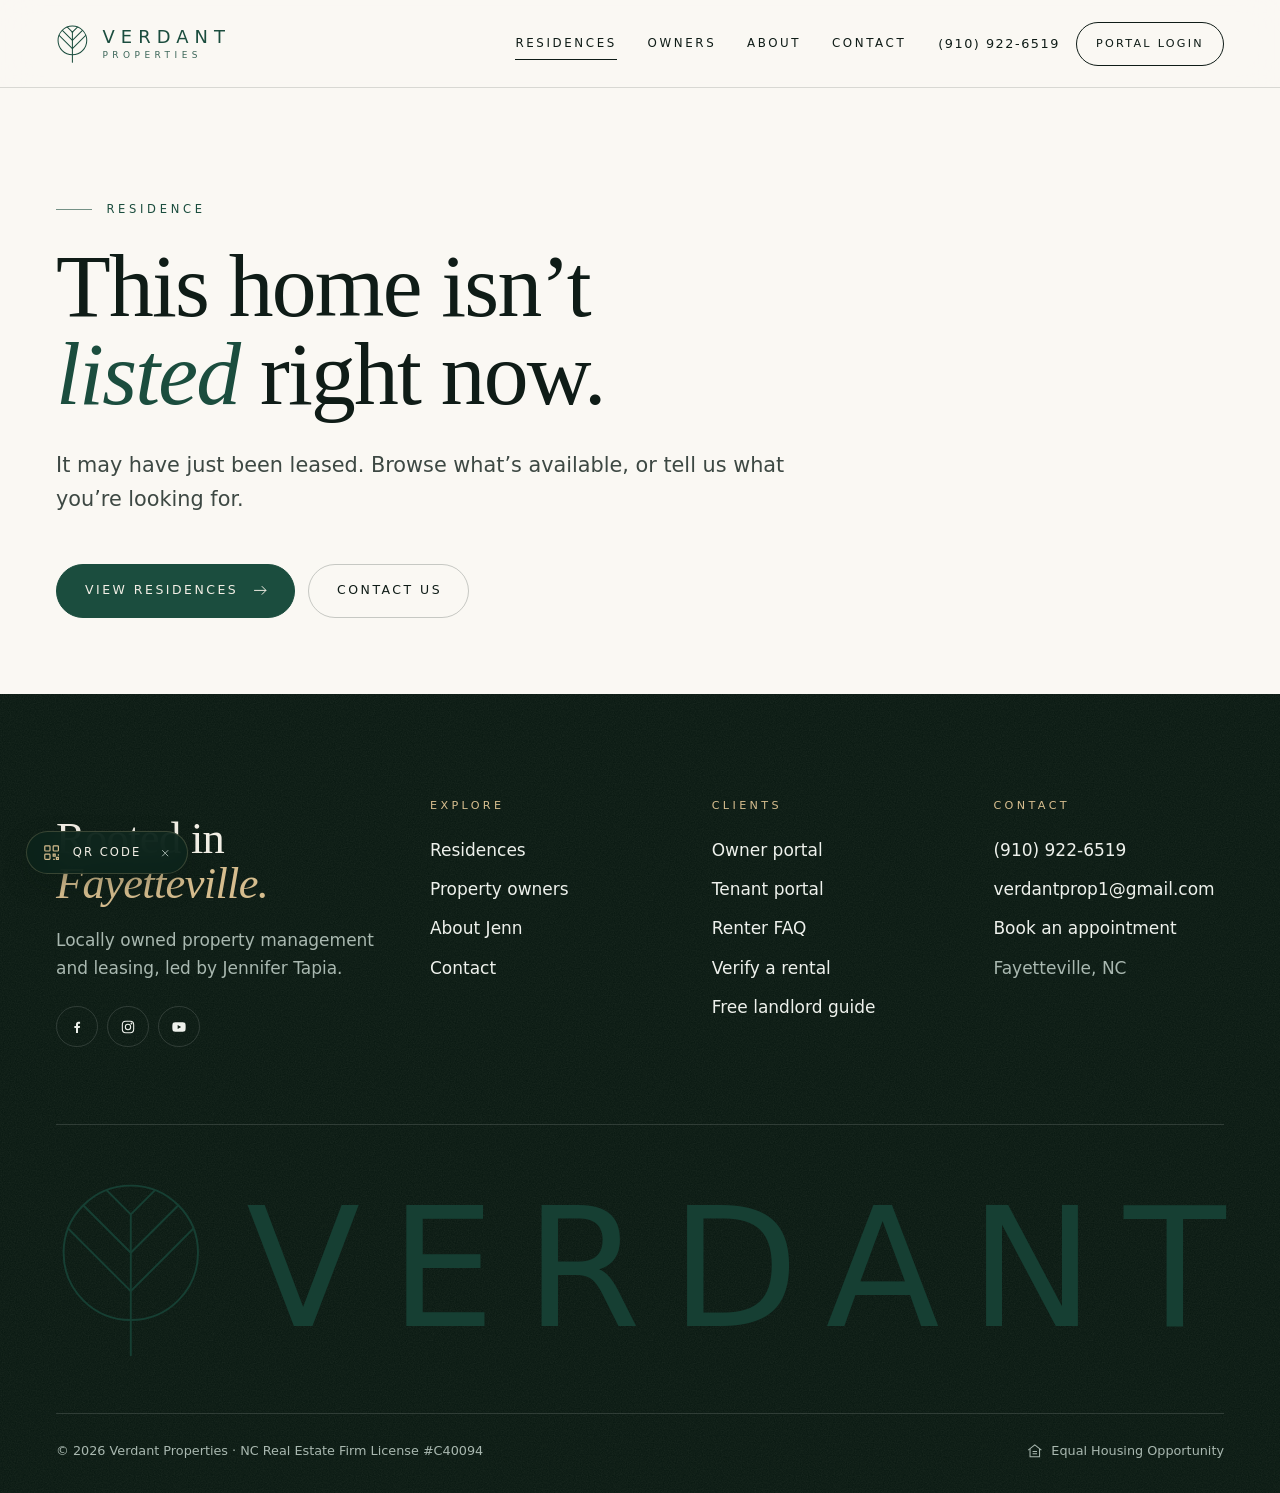
<file: property.html>
<!DOCTYPE html>
<html lang="en">
<head>
  <meta charset="UTF-8" />
  <meta http-equiv="Content-Security-Policy" content="default-src 'self'; script-src 'self' 'sha256-Du+OJKJSbdUgz5nrHeWWINvez6XKDDU/tyj/5c2uvwo=' https://cdnjs.cloudflare.com; style-src 'self' 'unsafe-inline' https://fonts.googleapis.com https://cdnjs.cloudflare.com; font-src 'self' https://fonts.gstatic.com; img-src 'self' data: blob: https:; media-src 'self' blob: https:; connect-src 'self' blob: https://hazards.fema.gov https://nominatim.openstreetmap.org https://router.project-osrm.org https://overpass-api.de https://overpass.private.coffee https://overpass.kumi.systems; frame-src https:; object-src 'none'; base-uri 'self'; form-action 'self'; upgrade-insecure-requests" />
  <meta name="referrer" content="strict-origin-when-cross-origin" />
  <meta name="viewport" content="width=device-width, initial-scale=1" />
  <title>Residence | Verdant Properties</title>
  <meta name="description" content="Photos, video, 3D walk-through, and details for a Verdant Properties home in Fayetteville, NC." />
  <meta name="theme-color" content="#0b231b" />
  <meta property="og:title" content="Residence | Verdant Properties" />
  <meta property="og:description" content="Photos, video, 3D walk-through, and details for a Verdant Properties home in Fayetteville, NC." />
  <meta property="og:type" content="website" />
  <meta property="og:url" content="https://www.verdantprop.com/listings" />
  <meta property="og:image" content="https://www.verdantprop.com/assets/img/market-house-1600.webp" />
  <meta name="twitter:card" content="summary_large_image" />
  <link rel="canonical" href="https://www.verdantprop.com/listings" />
  <link rel="icon" href="assets/img/favicon.svg" type="image/svg+xml" />
  <link rel="apple-touch-icon" href="assets/img/logo.webp" />
  <link rel="preconnect" href="https://fonts.googleapis.com" />
  <link rel="preconnect" href="https://fonts.gstatic.com" crossorigin />
  <link href="https://fonts.googleapis.com/css2?family=Instrument+Serif:ital@0;1&family=Jost:wght@300;400;500&display=swap" rel="stylesheet" />
  <link rel="stylesheet" href="css/styles.css" />
  <script>document.documentElement.classList.add('js')</script>
</head>
<body class="page-solid has-mobile-bar">
  <svg width="0" height="0" style="position:absolute" aria-hidden="true" focusable="false">
    <defs><clipPath id="leaf-clip"><circle cx="24" cy="24" r="21"/></clipPath></defs>
    <symbol id="leaf" viewBox="0 0 48 58">
      <g fill="none" stroke="currentColor" stroke-linecap="round">
        <circle cx="24" cy="24" r="21"/>
        <path d="M24 12V56"/>
        <path clip-path="url(#leaf-clip)" d="M24 12 12 0M24 12 36 0M24 24 6 6M24 24 42 6M24 36 3 15M24 36 45 15"/>
      </g>
    </symbol>
  </svg>

  <a class="skip-link" href="#main">Skip to content</a>

  <header class="site-header">
    <div class="container header-inner">
      <a class="brand" href="index.html" aria-label="Verdant Properties, home">
        <svg class="leaf" viewBox="0 0 48 58" aria-hidden="true"><use href="#leaf"/></svg>
        <span class="brand-word"><b>VERDANT</b><small>PROPERTIES</small></span>
      </a>
      <nav class="site-nav" aria-label="Primary">
        <a href="listings.html" aria-current="page">Residences</a>
        <a href="owners.html">Owners</a>
        <a href="about.html">About</a>
        <a href="contact.html">Contact</a>
      </nav>
      <div class="header-actions">
        <a class="header-phone" href="tel:+19109226519">(910) 922-6519</a>
        <a class="btn" href="https://verdantprop.app.doorloop.com/auth/login" target="_blank" rel="noopener">Portal login</a>
      </div>
      <button class="nav-toggle" data-nav-toggle aria-expanded="false" aria-controls="menu" aria-label="Open menu"><span></span><span></span></button>
    </div>
  </header>
  <div class="menu" id="menu">
    <nav aria-label="Mobile">
      <a href="index.html">Home</a>
      <a href="listings.html">Residences</a>
      <a href="owners.html">Owners</a>
      <a href="about.html">About</a>
      <a href="contact.html">Contact</a>
      <a href="https://verdantprop.app.doorloop.com/auth/login" target="_blank" rel="noopener">Portal login</a>
    </nav>
    <div class="menu-foot">
      <a href="tel:+19109226519">(910) 922-6519</a>
      <a href="mailto:verdantprop1@gmail.com">verdantprop1@gmail.com</a>
      <span>Fayetteville, North Carolina</span>
    </div>
  </div>

  <main id="main">
    <div data-property>
      <section class="prop-head">
        <div class="container">
          <nav class="crumbs" aria-label="Breadcrumb"><a href="index.html">Home</a><span aria-hidden="true">/</span><a href="listings.html">Residences</a></nav>
          <div style="min-height:40vh;display:grid;place-items:center" data-loading><p class="caps" style="color:var(--muted)">Loading residence&hellip;</p></div>
        </div>
      </section>
    </div>

    <div class="lightbox" data-lightbox role="dialog" aria-modal="true" aria-label="Photo gallery" hidden>
      <div class="lightbox-bar"><span data-lb-count></span><button class="round-btn" data-lb-close aria-label="Close gallery"><svg viewBox="0 0 24 24" fill="none" stroke="currentColor" stroke-width="1.4"><path d="M6 6l12 12M18 6 6 18"/></svg></button></div>
      <div class="lightbox-stage">
        <button class="round-btn lightbox-nav" data-dir="prev" aria-label="Previous photo"><svg viewBox="0 0 24 24" fill="none" stroke="currentColor" stroke-width="1.4"><path d="M3 12h17M14 6l6 6-6 6"/></svg></button>
        <img data-lb-img alt="" />
        <button class="round-btn lightbox-nav" data-dir="next" aria-label="Next photo"><svg viewBox="0 0 24 24" fill="none" stroke="currentColor" stroke-width="1.4"><path d="M3 12h17M14 6l6 6-6 6"/></svg></button>
      </div>
      <div class="lightbox-thumbs" data-lb-thumbs></div>
    </div>
  </main>

  <footer class="site-footer on-dark">
    <div class="container">
      <div class="footer-top">
        <div class="footer-intro">
          <p class="title">Rooted in <em>Fayetteville.</em></p>
          <p>Locally owned property management and leasing, led by Jennifer Tapia.</p>
          <div class="socials">
            <a href="https://www.facebook.com/people/Verdant-Properties/61568120027962/" target="_blank" rel="noopener" aria-label="Facebook"><svg viewBox="0 0 24 24" fill="currentColor" aria-hidden="true"><path d="M13.5 21v-7.5h2.6l.4-3h-3V8.6c0-.9.3-1.5 1.5-1.5h1.6V4.4c-.3 0-1.2-.1-2.3-.1-2.3 0-3.8 1.4-3.8 3.9v2.3H8v3h2.5V21z"/></svg></a>
            <a href="https://www.instagram.com/jennifer.myrealtor/" target="_blank" rel="noopener" aria-label="Instagram"><svg viewBox="0 0 24 24" fill="none" stroke="currentColor" stroke-width="1.6" aria-hidden="true"><rect x="3.5" y="3.5" width="17" height="17" rx="5"/><circle cx="12" cy="12" r="4"/><circle cx="17.2" cy="6.8" r=".6" fill="currentColor"/></svg></a>
            <a href="https://www.youtube.com/@VerdantProperties" target="_blank" rel="noopener" aria-label="YouTube"><svg viewBox="0 0 24 24" fill="currentColor" aria-hidden="true"><path d="M21.6 7.2a2.5 2.5 0 0 0-1.8-1.8C18.2 5 12 5 12 5s-6.2 0-7.8.4a2.5 2.5 0 0 0-1.8 1.8C2 8.8 2 12 2 12s0 3.2.4 4.8a2.5 2.5 0 0 0 1.8 1.8c1.6.4 7.8.4 7.8.4s6.2 0 7.8-.4a2.5 2.5 0 0 0 1.8-1.8c.4-1.6.4-4.8.4-4.8s0-3.2-.4-4.8zM10 15V9l5.2 3z"/></svg></a>
          </div>
        </div>
        <div>
          <h4>Explore</h4>
          <ul role="list">
            <li><a href="listings.html">Residences</a></li>
            <li><a href="owners.html">Property owners</a></li>
            <li><a href="about.html">About Jenn</a></li>
            <li><a href="contact.html">Contact</a></li>
          </ul>
        </div>
        <div>
          <h4>Clients</h4>
          <ul role="list">
            <li><a href="https://verdantprop.app.doorloop.com/auth/login" target="_blank" rel="noopener">Owner portal</a></li>
            <li><a href="https://verdantprop.app.doorloop.com/auth/login" target="_blank" rel="noopener">Tenant portal</a></li>
            <li><a href="listings.html#faq">Renter FAQ</a></li>
            <li><a href="verify.html">Verify a rental</a></li>
            <li><a href="assets/docs/path-to-success-landlord-guide.pdf" target="_blank" rel="noopener">Free landlord guide</a></li>
          </ul>
        </div>
        <div>
          <h4>Contact</h4>
          <ul role="list">
            <li><a href="tel:+19109226519">(910) 922-6519</a></li>
            <li><a href="mailto:verdantprop1@gmail.com">verdantprop1@gmail.com</a></li>
            <li><a href="https://calendar.app.google/aWUisd1YZVH4zqXaA" target="_blank" rel="noopener">Book an appointment</a></li>
            <li>Fayetteville, NC</li>
          </ul>
        </div>
      </div>
      <div class="footer-mark" aria-hidden="true"><svg class="leaf" viewBox="0 0 48 58"><use href="#leaf"/></svg><span>VERDANT</span></div>
      <div class="footer-bottom">
        <p>&copy; <span data-year></span> Verdant Properties &middot; NC Real Estate Firm License #C40094</p>
        <span class="eho"><svg viewBox="0 0 24 24" fill="none" stroke="currentColor" stroke-width="1.4" aria-hidden="true"><path d="M3 11 12 4l9 7"/><path d="M5.5 9.5V20h13V9.5"/><path d="M9 13h6M9 16h6"/></svg>Equal Housing Opportunity</span>
      </div>
    </div>
  </footer>

  <script src="data/listings.js"></script>
  <script src="js/data.js"></script>
  <script src="js/bah.js"></script>
  <script src="js/main.js"></script>
  <script src="js/explore.js"></script>
  <script src="js/tour.js"></script>
  <script src="js/floorplan.js"></script>
  <script src="js/property.js"></script>
</body>
</html>
</file>
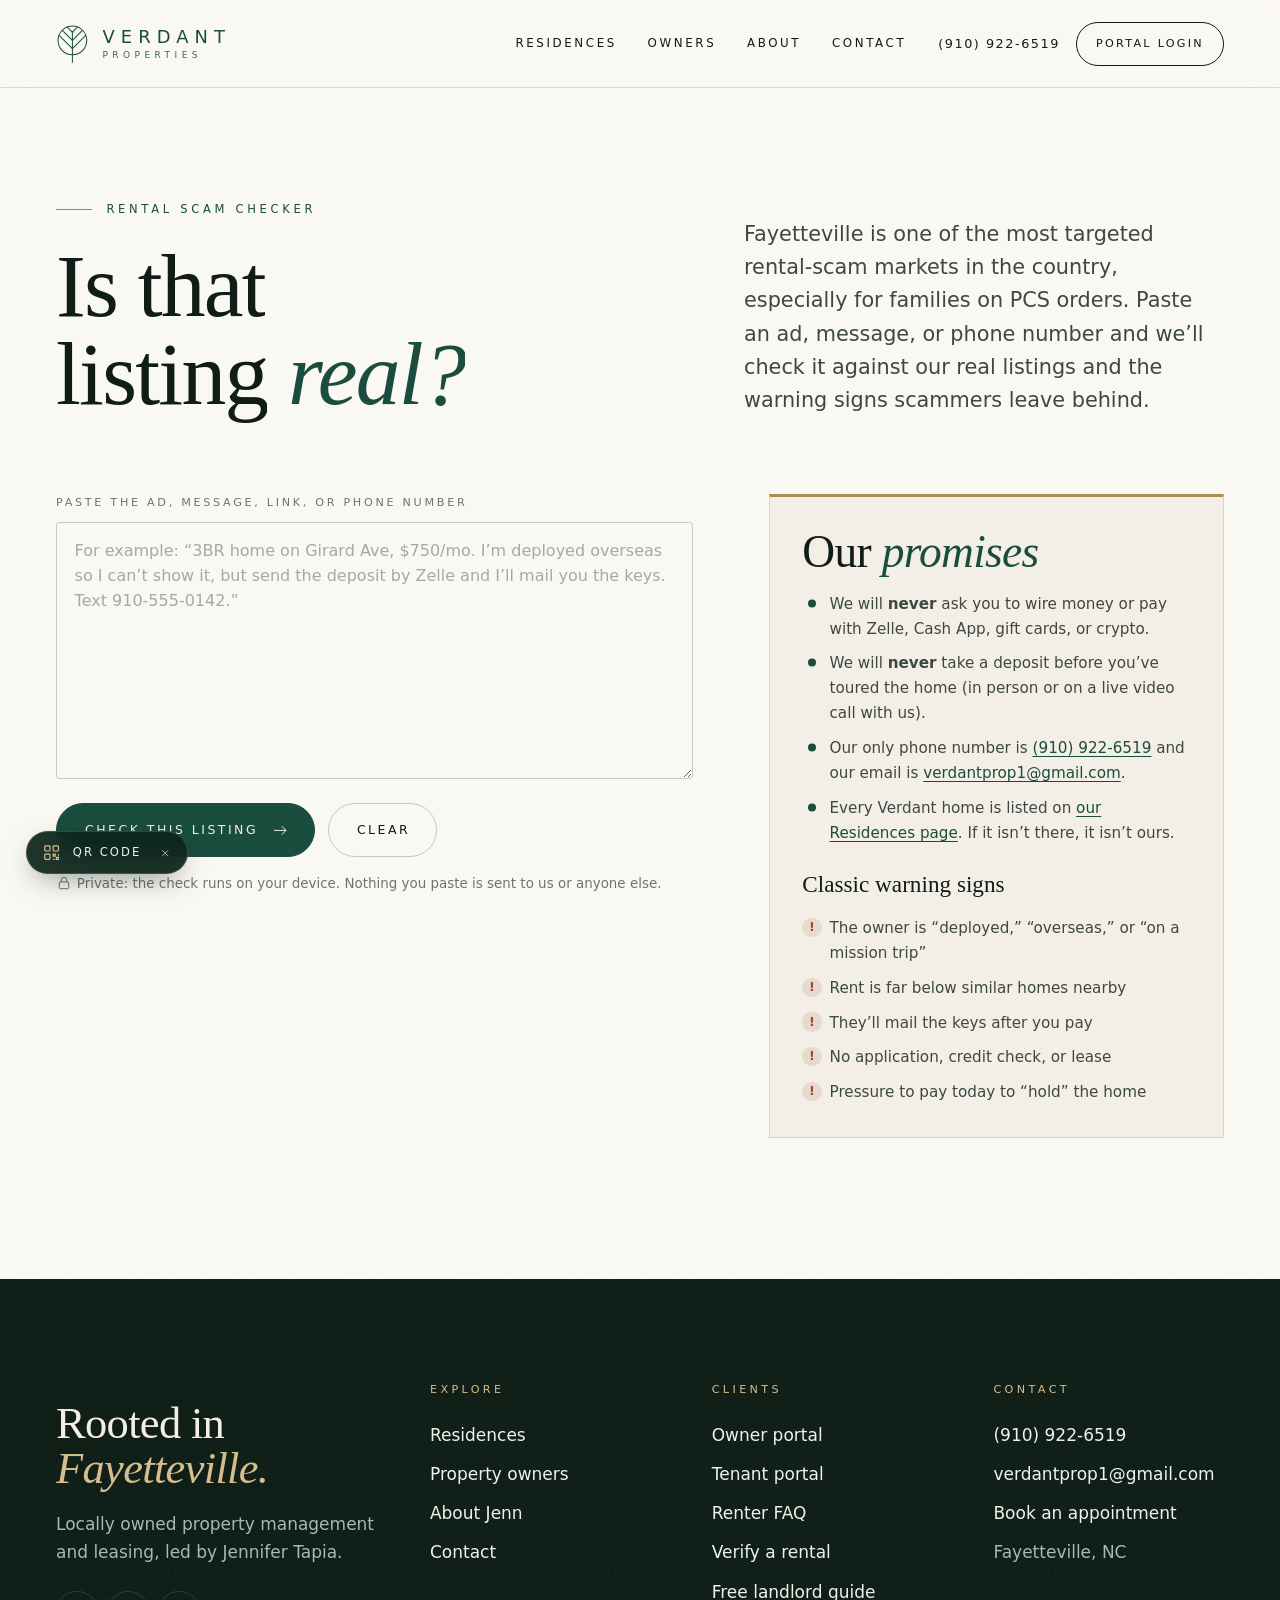
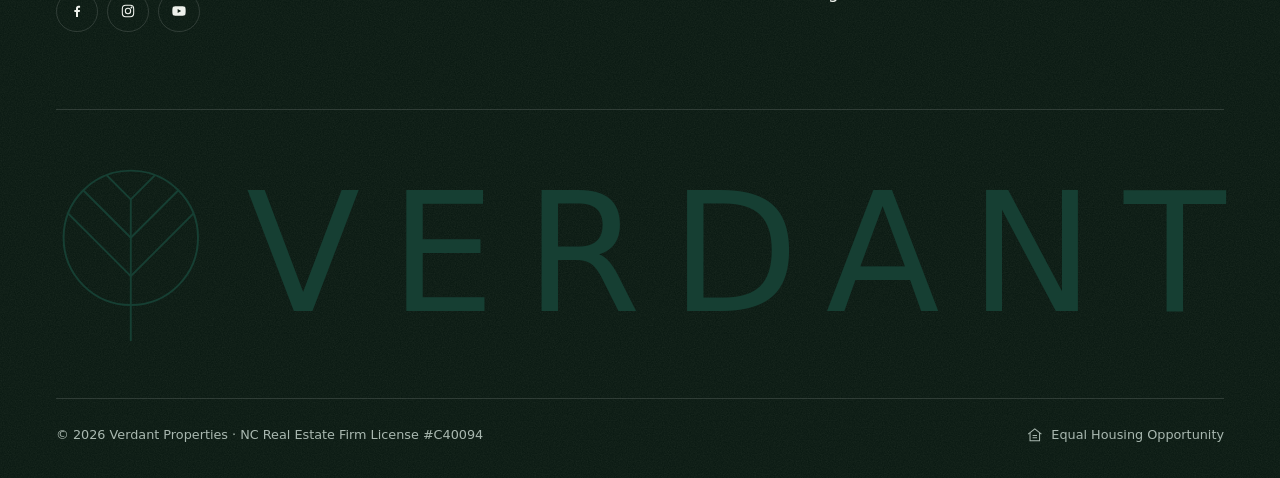
<file: verify.html>
<!DOCTYPE html>
<html lang="en">
<head>
  <meta charset="UTF-8" />
  <meta http-equiv="Content-Security-Policy" content="default-src 'self'; script-src 'self' 'sha256-Du+OJKJSbdUgz5nrHeWWINvez6XKDDU/tyj/5c2uvwo=' https://cdnjs.cloudflare.com; style-src 'self' 'unsafe-inline' https://fonts.googleapis.com https://cdnjs.cloudflare.com; font-src 'self' https://fonts.gstatic.com; img-src 'self' data: blob: https:; media-src 'self' blob: https:; connect-src 'self' blob: https://hazards.fema.gov https://nominatim.openstreetmap.org https://router.project-osrm.org https://overpass-api.de https://overpass.private.coffee https://overpass.kumi.systems; frame-src https:; object-src 'none'; base-uri 'self'; form-action 'self'; upgrade-insecure-requests" />
  <meta name="referrer" content="strict-origin-when-cross-origin" />
  <meta name="viewport" content="width=device-width, initial-scale=1" />
  <title>Rental Scam Checker: Verify a Fayetteville Listing | Verdant Properties</title>
  <meta name="description" content="Paste a rental ad or phone number to check it against Verdant Properties listings and common Fort Bragg rental scam warning signs. Runs privately on your device." />
  <meta name="theme-color" content="#0b231b" />
  <meta property="og:title" content="Rental Scam Checker: Verify a Fayetteville Listing | Verdant Properties" />
  <meta property="og:description" content="Paste a rental ad or phone number to check it against Verdant Properties listings and common Fort Bragg rental scam warning signs. Runs privately on your device." />
  <meta property="og:type" content="website" />
  <meta property="og:url" content="https://www.verdantprop.com/verify" />
  <meta property="og:image" content="https://www.verdantprop.com/assets/img/market-house-1600.webp" />
  <meta name="twitter:card" content="summary_large_image" />
  <link rel="canonical" href="https://www.verdantprop.com/verify" />
  <link rel="icon" href="assets/img/favicon.svg" type="image/svg+xml" />
  <link rel="apple-touch-icon" href="assets/img/logo.webp" />
  <link rel="preconnect" href="https://fonts.googleapis.com" />
  <link rel="preconnect" href="https://fonts.gstatic.com" crossorigin />
  <link href="https://fonts.googleapis.com/css2?family=Instrument+Serif:ital@0;1&family=Jost:wght@300;400;500&display=swap" rel="stylesheet" />
  <link rel="stylesheet" href="css/styles.css" />
  <script>document.documentElement.classList.add('js')</script>
</head>
<body class="page-solid">
  <svg width="0" height="0" style="position:absolute" aria-hidden="true" focusable="false">
    <defs><clipPath id="leaf-clip"><circle cx="24" cy="24" r="21"/></clipPath></defs>
    <symbol id="leaf" viewBox="0 0 48 58">
      <g fill="none" stroke="currentColor" stroke-linecap="round">
        <circle cx="24" cy="24" r="21"/>
        <path d="M24 12V56"/>
        <path clip-path="url(#leaf-clip)" d="M24 12 12 0M24 12 36 0M24 24 6 6M24 24 42 6M24 36 3 15M24 36 45 15"/>
      </g>
    </symbol>
  </svg>

  <a class="skip-link" href="#main">Skip to content</a>

  <header class="site-header">
    <div class="container header-inner">
      <a class="brand" href="index.html" aria-label="Verdant Properties, home">
        <svg class="leaf" viewBox="0 0 48 58" aria-hidden="true"><use href="#leaf"/></svg>
        <span class="brand-word"><b>VERDANT</b><small>PROPERTIES</small></span>
      </a>
      <nav class="site-nav" aria-label="Primary">
        <a href="listings.html">Residences</a>
        <a href="owners.html">Owners</a>
        <a href="about.html">About</a>
        <a href="contact.html">Contact</a>
      </nav>
      <div class="header-actions">
        <a class="header-phone" href="tel:+19109226519">(910) 922-6519</a>
        <a class="btn" href="https://verdantprop.app.doorloop.com/auth/login" target="_blank" rel="noopener">Portal login</a>
      </div>
      <button class="nav-toggle" data-nav-toggle aria-expanded="false" aria-controls="menu" aria-label="Open menu"><span></span><span></span></button>
    </div>
  </header>
  <div class="menu" id="menu">
    <nav aria-label="Mobile">
      <a href="index.html">Home</a>
      <a href="listings.html">Residences</a>
      <a href="owners.html">Owners</a>
      <a href="about.html">About</a>
      <a href="contact.html">Contact</a>
      <a href="https://verdantprop.app.doorloop.com/auth/login" target="_blank" rel="noopener">Portal login</a>
    </nav>
    <div class="menu-foot">
      <a href="tel:+19109226519">(910) 922-6519</a>
      <a href="mailto:verdantprop1@gmail.com">verdantprop1@gmail.com</a>
      <span>Fayetteville, North Carolina</span>
    </div>
  </div>

  <main id="main">
    <section class="page-hero" aria-labelledby="page-title">
      <div class="container page-hero-grid">
        <div>
          <p class="eyebrow reveal">Rental scam checker</p>
          <h1 class="display display--lg" id="page-title" data-split>Is that listing <em>real?</em></h1>
        </div>
        <p class="lede reveal">Fayetteville is one of the most targeted rental-scam markets in the country, especially for families on PCS orders. Paste an ad, message, or phone number and we&rsquo;ll check it against our real listings and the warning signs scammers leave behind.</p>
      </div>
    </section>

    <section class="section" style="padding-top:0" aria-label="Check a listing">
      <div class="container vr-grid">
        <div>
          <form class="vr-form reveal" data-verify>
            <label class="field field--full" for="vr-ad"><span class="label">Paste the ad, message, link, or phone number</span></label>
            <textarea id="vr-ad" name="ad" rows="9" placeholder="For example: &ldquo;3BR home on Girard Ave, $750/mo. I&rsquo;m deployed overseas so I can&rsquo;t show it, but send the deposit by Zelle and I&rsquo;ll mail you the keys. Text 910-555-0142.&rdquo;"></textarea>
            <div class="row mt-1">
              <button class="btn" type="submit">Check this listing <svg class="arrow" viewBox="0 0 24 24" fill="none" stroke="currentColor" stroke-width="1.4" aria-hidden="true"><path d="M3 12h17M14 6l6 6-6 6"/></svg></button>
              <button class="btn btn--ghost" type="button" data-verify-clear>Clear</button>
            </div>
            <p class="form-note mt-1"><svg viewBox="0 0 24 24" fill="none" stroke="currentColor" stroke-width="1.5" aria-hidden="true" style="width:1rem;height:1rem;display:inline;vertical-align:-3px;margin-right:.3rem"><rect x="5" y="10.5" width="14" height="10" rx="1.5"/><path d="M8 10.5V7.5a4 4 0 0 1 8 0v3"/></svg>Private: the check runs on your device. Nothing you paste is sent to us or anyone else.</p>
          </form>
          <div class="vr-out" data-verify-out hidden aria-live="polite"></div>
        </div>

        <aside class="vr-aside reveal" aria-labelledby="vr-rules">
          <h2 class="title title--sm" id="vr-rules">Our <em>promises</em></h2>
          <ul class="vr-promises" role="list">
            <li>We will <b>never</b> ask you to wire money or pay with Zelle, Cash App, gift cards, or crypto.</li>
            <li>We will <b>never</b> take a deposit before you&rsquo;ve toured the home (in person or on a live video call with us).</li>
            <li>Our only phone number is <a href="tel:+19109226519">(910) 922-6519</a> and our email is <a href="mailto:verdantprop1@gmail.com">verdantprop1@gmail.com</a>.</li>
            <li>Every Verdant home is listed on <a href="listings.html">our Residences page</a>. If it isn&rsquo;t there, it isn&rsquo;t ours.</li>
          </ul>
          <h3 class="vr-h">Classic warning signs</h3>
          <ul class="vr-signs" role="list">
            <li>The owner is &ldquo;deployed,&rdquo; &ldquo;overseas,&rdquo; or &ldquo;on a mission trip&rdquo;</li>
            <li>Rent is far below similar homes nearby</li>
            <li>They&rsquo;ll mail the keys after you pay</li>
            <li>No application, credit check, or lease</li>
            <li>Pressure to pay today to &ldquo;hold&rdquo; the home</li>
          </ul>
        </aside>
      </div>
    </section>
  </main>

  <footer class="site-footer on-dark">
    <div class="container">
      <div class="footer-top">
        <div class="footer-intro">
          <p class="title">Rooted in <em>Fayetteville.</em></p>
          <p>Locally owned property management and leasing, led by Jennifer Tapia.</p>
          <div class="socials">
            <a href="https://www.facebook.com/people/Verdant-Properties/61568120027962/" target="_blank" rel="noopener" aria-label="Facebook"><svg viewBox="0 0 24 24" fill="currentColor" aria-hidden="true"><path d="M13.5 21v-7.5h2.6l.4-3h-3V8.6c0-.9.3-1.5 1.5-1.5h1.6V4.4c-.3 0-1.2-.1-2.3-.1-2.3 0-3.8 1.4-3.8 3.9v2.3H8v3h2.5V21z"/></svg></a>
            <a href="https://www.instagram.com/jennifer.myrealtor/" target="_blank" rel="noopener" aria-label="Instagram"><svg viewBox="0 0 24 24" fill="none" stroke="currentColor" stroke-width="1.6" aria-hidden="true"><rect x="3.5" y="3.5" width="17" height="17" rx="5"/><circle cx="12" cy="12" r="4"/><circle cx="17.2" cy="6.8" r=".6" fill="currentColor"/></svg></a>
            <a href="https://www.youtube.com/@VerdantProperties" target="_blank" rel="noopener" aria-label="YouTube"><svg viewBox="0 0 24 24" fill="currentColor" aria-hidden="true"><path d="M21.6 7.2a2.5 2.5 0 0 0-1.8-1.8C18.2 5 12 5 12 5s-6.2 0-7.8.4a2.5 2.5 0 0 0-1.8 1.8C2 8.8 2 12 2 12s0 3.2.4 4.8a2.5 2.5 0 0 0 1.8 1.8c1.6.4 7.8.4 7.8.4s6.2 0 7.8-.4a2.5 2.5 0 0 0 1.8-1.8c.4-1.6.4-4.8.4-4.8s0-3.2-.4-4.8zM10 15V9l5.2 3z"/></svg></a>
          </div>
        </div>
        <div>
          <h4>Explore</h4>
          <ul role="list">
            <li><a href="listings.html">Residences</a></li>
            <li><a href="owners.html">Property owners</a></li>
            <li><a href="about.html">About Jenn</a></li>
            <li><a href="contact.html">Contact</a></li>
          </ul>
        </div>
        <div>
          <h4>Clients</h4>
          <ul role="list">
            <li><a href="https://verdantprop.app.doorloop.com/auth/login" target="_blank" rel="noopener">Owner portal</a></li>
            <li><a href="https://verdantprop.app.doorloop.com/auth/login" target="_blank" rel="noopener">Tenant portal</a></li>
            <li><a href="listings.html#faq">Renter FAQ</a></li>
            <li><a href="verify.html">Verify a rental</a></li>
            <li><a href="assets/docs/path-to-success-landlord-guide.pdf" target="_blank" rel="noopener">Free landlord guide</a></li>
          </ul>
        </div>
        <div>
          <h4>Contact</h4>
          <ul role="list">
            <li><a href="tel:+19109226519">(910) 922-6519</a></li>
            <li><a href="mailto:verdantprop1@gmail.com">verdantprop1@gmail.com</a></li>
            <li><a href="https://calendar.app.google/aWUisd1YZVH4zqXaA" target="_blank" rel="noopener">Book an appointment</a></li>
            <li>Fayetteville, NC</li>
          </ul>
        </div>
      </div>
      <div class="footer-mark" aria-hidden="true"><svg class="leaf" viewBox="0 0 48 58"><use href="#leaf"/></svg><span>VERDANT</span></div>
      <div class="footer-bottom">
        <p>&copy; <span data-year></span> Verdant Properties &middot; NC Real Estate Firm License #C40094</p>
        <span class="eho"><svg viewBox="0 0 24 24" fill="none" stroke="currentColor" stroke-width="1.4" aria-hidden="true"><path d="M3 11 12 4l9 7"/><path d="M5.5 9.5V20h13V9.5"/><path d="M9 13h6M9 16h6"/></svg>Equal Housing Opportunity</span>
      </div>
    </div>
  </footer>

  <script src="data/listings.js"></script>
  <script src="js/data.js"></script>
  <script src="js/main.js"></script>
  <script src="js/verify.js"></script>
</body>
</html>
</file>
<file: css/styles.css>
/* ==========================================================================
   Verdant Properties — design system
   Brand: forest green leaf mark, tracked geometric wordmark.
   Local vernacular: the arches of Fayetteville's Market House.
   Type: Instrument Serif (display) · Jost (UI + body, echoes the wordmark)
   ========================================================================== */

/* ---------- Tokens ---------- */
:root {
  --forest-950: #07170f;
  --forest-900: #0b231b;
  --forest-800: #10302a;
  --forest-700: #163f33;
  --forest: #1b4d3e;
  --forest-400: #3f7462;
  --sage: #8fa99a;
  --sage-200: #cbd8cf;
  --sage-100: #e3ebe5;

  --paper: #faf8f3;
  --bone: #f3efe6;
  --stone: #e7e1d4;
  --stone-dark: #d6cebd;

  --ink: #0f1c17;
  --body: #3d4843;
  --muted: #6b7671;
  --on-dark: #eef1ec;
  --on-dark-muted: #a9b8b0;

  --brass: #b08d57;
  --brass-light: #d6bd8e;

  --line: rgba(15, 28, 23, 0.12);
  --line-strong: rgba(15, 28, 23, 0.22);
  --line-dark: rgba(238, 241, 236, 0.14);

  --serif: 'Instrument Serif', 'Times New Roman', serif;
  --sans: 'Jost', 'Helvetica Neue', system-ui, sans-serif;

  --wrap: 1320px;
  --gutter: clamp(1rem, 4.5vw, 3.5rem);
  --section: clamp(5rem, 11vw, 10rem);

  --ease: cubic-bezier(0.22, 1, 0.36, 1);
  --ease-in-out: cubic-bezier(0.65, 0, 0.35, 1);

  --shadow-soft: 0 1px 2px rgba(11, 35, 27, 0.05), 0 12px 32px -12px rgba(11, 35, 27, 0.18);
  --shadow-lift: 0 2px 4px rgba(11, 35, 27, 0.06), 0 30px 60px -24px rgba(11, 35, 27, 0.35);

  --grain: url("data:image/svg+xml,%3Csvg xmlns='http://www.w3.org/2000/svg' width='220' height='220'%3E%3Cfilter id='n'%3E%3CfeTurbulence type='fractalNoise' baseFrequency='.85' numOctaves='3' stitchTiles='stitch'/%3E%3CfeColorMatrix values='0 0 0 0 1 0 0 0 0 1 0 0 0 0 1 0 0 0 .07 0'/%3E%3C/filter%3E%3Crect width='100%25' height='100%25' filter='url(%23n)'/%3E%3C/svg%3E");
}

@view-transition { navigation: auto; }
::view-transition-old(root), ::view-transition-new(root) { animation-duration: .45s; animation-timing-function: var(--ease); }

/* ---------- Base ---------- */
*, *::before, *::after { box-sizing: border-box; }
html { -webkit-text-size-adjust: 100%; scroll-behavior: smooth; scroll-padding-top: 96px; }
body {
  margin: 0;
  background: var(--paper);
  color: var(--body);
  font-family: var(--sans);
  font-size: clamp(1rem, .96rem + .2vw, 1.0625rem);
  font-weight: 400;
  line-height: 1.65;
  -webkit-font-smoothing: antialiased;
  -moz-osx-font-smoothing: grayscale;
  overflow-x: clip;
}
h1, h2, h3, h4 { margin: 0; color: var(--ink); font-weight: 400; }
p { margin: 0; }
a { color: inherit; text-decoration: none; }
img, svg, video, iframe { display: block; max-width: 100%; }
button, input, select, textarea { font: inherit; color: inherit; }
ul[role="list"], ol[role="list"] { list-style: none; margin: 0; padding: 0; }
::selection { background: var(--forest); color: var(--bone); }
:focus-visible { outline: 2px solid var(--brass); outline-offset: 3px; }

[hidden] { display: none !important; }
::placeholder { color: var(--muted); opacity: .6; }
.sr-only { position: absolute; width: 1px; height: 1px; padding: 0; margin: -1px; overflow: hidden; clip: rect(0 0 0 0); white-space: nowrap; border: 0; }
.skip-link { position: absolute; left: 1rem; top: -4rem; z-index: 200; padding: .75rem 1.1rem; background: var(--forest); color: var(--bone); transition: top .2s; }
.skip-link:focus { top: 1rem; }

.container { width: min(100% - 2 * var(--gutter), var(--wrap)); margin-inline: auto; }
.section { padding-block: var(--section); position: relative; }
.section--tight { padding-block: clamp(3.5rem, 7vw, 6rem); }

/* ---------- Type ---------- */
.display {
  font-family: var(--serif);
  font-weight: 400;
  line-height: .98;
  letter-spacing: -0.02em;
  color: var(--ink);
  text-wrap: balance;
}
.display em, .title em { font-style: italic; color: var(--forest); }
.on-dark .display em, .on-dark .title em { color: var(--brass-light); }
.display--xl { font-size: clamp(3.4rem, 1.4rem + 8.4vw, 9.5rem); }
.display--lg { font-size: clamp(2.8rem, 1.6rem + 5vw, 6.2rem); }
.title {
  font-family: var(--serif);
  font-size: clamp(2.3rem, 1.5rem + 3.2vw, 4.4rem);
  line-height: 1.02;
  letter-spacing: -0.015em;
  color: var(--ink);
  text-wrap: balance;
}
.title--sm { font-size: clamp(1.9rem, 1.4rem + 1.8vw, 2.9rem); }
.lede { font-size: clamp(1.08rem, 1rem + .4vw, 1.3rem); line-height: 1.6; color: var(--body); max-width: 56ch; font-weight: 300; }
.eyebrow {
  display: inline-flex; align-items: center; gap: .9rem;
  font-family: var(--sans);
  font-size: .72rem; font-weight: 500;
  letter-spacing: .32em; text-transform: uppercase;
  color: var(--forest);
}
.eyebrow::before { content: ""; width: 2.25rem; height: 1px; background: currentColor; opacity: .6; }
.eyebrow--plain::before { display: none; }
.caps { font-size: .74rem; letter-spacing: .24em; text-transform: uppercase; font-weight: 500; }

.on-dark { color: var(--on-dark-muted); }
.on-dark .display, .on-dark .title, .on-dark h2, .on-dark h3 { color: var(--on-dark); }
.on-dark .eyebrow { color: var(--brass-light); }
.on-dark .lede { color: var(--on-dark-muted); }

/* ---------- Leaf mark ---------- */
.leaf { width: 1em; height: calc(1em * 58 / 48); color: currentColor; overflow: visible; }
.leaf-draw path, .leaf-draw circle {
  stroke-dasharray: 1; stroke-dashoffset: 1;
  animation: leaf-draw 2.4s var(--ease) forwards;
}
.leaf-draw circle { animation-duration: 2.8s; }
.leaf-draw path:nth-of-type(2) { animation-delay: .35s; }
.leaf-draw path:nth-of-type(3) { animation-delay: .55s; }
@keyframes leaf-draw { to { stroke-dashoffset: 0; } }

/* ---------- Buttons ---------- */
.btn {
  --btn-bg: var(--forest); --btn-fg: var(--bone); --btn-ring: var(--forest);
  position: relative; isolation: isolate; overflow: hidden;
  display: inline-flex; align-items: center; justify-content: center; gap: .85rem;
  min-height: 3.35rem; padding: .95rem 1.6rem .95rem 1.75rem;
  border: 1px solid var(--btn-ring); border-radius: 999px;
  background: var(--btn-bg); color: var(--btn-fg);
  font-size: .78rem; font-weight: 500; letter-spacing: .2em; text-transform: uppercase;
  cursor: pointer; white-space: nowrap;
  transition: color .5s var(--ease), border-color .5s var(--ease), transform .5s var(--ease);
}
.btn::before {
  content: ""; position: absolute; inset: 0; z-index: -1;
  background: var(--forest-900);
  transform: translateY(101%); border-radius: 50% 50% 0 0;
  transition: transform .6s var(--ease), border-radius .6s var(--ease);
}
.btn:hover::before { transform: translateY(0); border-radius: 0; }
.btn .arrow { width: 1.05rem; height: 1.05rem; transition: transform .5s var(--ease); }
.btn:hover .arrow { transform: translateX(4px); }
.btn--ghost { --btn-bg: transparent; --btn-fg: var(--ink); --btn-ring: var(--line-strong); }
.btn--ghost::before { background: var(--forest); }
.btn--ghost:hover { --btn-fg: var(--bone); border-color: var(--forest); }
.btn--light { --btn-bg: var(--bone); --btn-fg: var(--forest-900); --btn-ring: var(--bone); }
.btn--light::before { background: var(--brass-light); }
.btn--outline-light { --btn-bg: transparent; --btn-fg: var(--on-dark); --btn-ring: rgba(238, 241, 236, .35); }
.btn--outline-light::before { background: var(--bone); }
.btn--outline-light:hover { --btn-fg: var(--forest-900); border-color: var(--bone); }
.btn--brass { --btn-bg: var(--brass); --btn-fg: var(--forest-950); --btn-ring: var(--brass); }
.btn--brass::before { background: var(--brass-light); }
.btn--sm { min-height: 2.6rem; padding: .6rem 1.15rem; font-size: .7rem; }
.btn--block { width: 100%; }

.link-arrow {
  display: inline-flex; align-items: center; gap: .7rem;
  font-size: .76rem; font-weight: 500; letter-spacing: .22em; text-transform: uppercase;
  color: var(--forest);
  background: linear-gradient(currentColor, currentColor) left bottom / 0 1px no-repeat;
  padding-bottom: .35rem;
  transition: background-size .6s var(--ease);
}
.link-arrow:hover { background-size: 100% 1px; }
.link-arrow .arrow { width: 1rem; height: 1rem; transition: transform .5s var(--ease); }
.link-arrow:hover .arrow { transform: translateX(4px); }
.on-dark .link-arrow { color: var(--brass-light); }

/* ---------- Header ---------- */
.site-header {
  position: fixed; inset: 0 0 auto; z-index: 100;
  color: var(--on-dark);
  transition: background-color .5s var(--ease), color .5s var(--ease), box-shadow .5s var(--ease), transform .5s var(--ease);
}
.site-header::after {
  content: ""; position: absolute; left: 0; right: 0; bottom: 0; height: 1px;
  background: currentColor; opacity: .14;
}
.header-inner { display: flex; align-items: center; gap: 2rem; height: 5.5rem; transition: height .5s var(--ease); }
.brand { display: inline-flex; align-items: center; gap: .85rem; line-height: 1; }
.brand .leaf { font-size: 2.05rem; stroke-width: 1.5; }
.brand-word { display: grid; gap: .32rem; }
.brand-word b { font-weight: 400; font-size: 1.12rem; letter-spacing: .34em; margin-right: -.34em; }
.brand-word small { font-size: .56rem; letter-spacing: .5em; opacity: .85; }
.site-nav { display: flex; gap: clamp(1.25rem, 2.4vw, 2.4rem); margin-left: auto; }
.site-nav a {
  position: relative; padding-block: .4rem;
  font-size: .74rem; font-weight: 500; letter-spacing: .22em; text-transform: uppercase;
}
.site-nav a::after {
  content: ""; position: absolute; left: 0; right: 0; bottom: 0; height: 1px; background: currentColor;
  transform: scaleX(0); transform-origin: right; transition: transform .5s var(--ease);
}
.site-nav a:hover::after, .site-nav a[aria-current="page"]::after { transform: scaleX(1); transform-origin: left; }
.header-actions { display: flex; align-items: center; gap: 1rem; }
.header-phone { font-size: .8rem; letter-spacing: .12em; display: inline-flex; align-items: center; gap: .5rem; }
.header-phone svg { width: 1rem; height: 1rem; }
.site-header .btn { --btn-bg: transparent; --btn-fg: currentColor; --btn-ring: currentColor; min-height: 2.7rem; padding: .6rem 1.2rem; font-size: .7rem; }
.site-header .btn::before { background: var(--bone); }
.site-header .btn:hover { --btn-fg: var(--forest-900); }

.site-header.is-solid, .page-solid .site-header {
  background: rgba(250, 248, 243, .88);
  -webkit-backdrop-filter: saturate(1.4) blur(18px);
  backdrop-filter: saturate(1.4) blur(18px);
  color: var(--ink);
}
.site-header.is-solid .brand, .page-solid .site-header .brand { color: var(--forest); }
.site-header.is-solid .btn::before, .page-solid .site-header .btn::before { background: var(--forest); }
.site-header.is-solid .btn:hover, .page-solid .site-header .btn:hover { --btn-fg: var(--bone); border-color: var(--forest); }
.site-header.is-compact .header-inner { height: 4.4rem; }
.site-header.is-hidden { transform: translateY(-100%); }

.nav-toggle {
  display: none; margin-left: auto; width: 3rem; height: 3rem; border: 0; background: none; cursor: pointer;
  position: relative; z-index: 120; color: inherit;
}
.nav-toggle span { position: absolute; left: .7rem; right: .7rem; height: 1px; background: currentColor; transition: transform .5s var(--ease), top .5s var(--ease); }
.nav-toggle span:nth-child(1) { top: 1.2rem; }
.nav-toggle span:nth-child(2) { top: 1.75rem; }
.nav-open .nav-toggle span:nth-child(1) { top: 1.5rem; transform: rotate(45deg); }
.nav-open .nav-toggle span:nth-child(2) { top: 1.5rem; transform: rotate(-45deg); }
.nav-open .nav-toggle { color: var(--on-dark); }

.menu {
  position: fixed; inset: 0; z-index: 110;
  display: grid; align-content: space-between;
  padding: 7rem var(--gutter) 2.5rem;
  background: var(--forest-900) var(--grain);
  color: var(--on-dark);
  clip-path: circle(0 at calc(100% - 2.5rem) 2.75rem);
  transition: clip-path .9s var(--ease-in-out);
  visibility: hidden;
}
.nav-open .menu { clip-path: circle(150% at calc(100% - 2.5rem) 2.75rem); visibility: visible; }
.menu nav { display: grid; gap: .25rem; }
.menu nav a {
  font-family: var(--serif); font-size: clamp(2.6rem, 11vw, 4.5rem); line-height: 1.1; color: var(--on-dark);
  opacity: 0; transform: translateY(1.2rem);
  transition: opacity .6s var(--ease), transform .6s var(--ease), color .3s;
}
.menu nav a:hover { color: var(--brass-light); font-style: italic; }
.nav-open .menu nav a { opacity: 1; transform: none; }
.nav-open .menu nav a:nth-child(2) { transition-delay: .05s; }
.nav-open .menu nav a:nth-child(3) { transition-delay: .1s; }
.nav-open .menu nav a:nth-child(4) { transition-delay: .15s; }
.nav-open .menu nav a:nth-child(5) { transition-delay: .2s; }
.nav-open .menu nav a:nth-child(6) { transition-delay: .25s; }
.menu-foot { display: grid; gap: .6rem; font-size: .9rem; color: var(--on-dark-muted); }
.menu-foot a { color: var(--on-dark); }
body.nav-open { overflow: hidden; }
body.nav-open .site-header { z-index: 130; background: transparent; color: var(--on-dark); backdrop-filter: none; }
body.nav-open .site-header .brand { color: var(--on-dark); position: relative; z-index: 120; }

@media (max-width: 1080px) {
  .site-nav, .header-phone { display: none; }
  .nav-toggle { display: block; }
  .header-actions .btn { display: none; }
}

/* ---------- Hero ---------- */
.hero {
  position: relative; isolation: isolate;
  min-height: 100svh;
  display: grid; grid-template-rows: 1fr auto;
  color: var(--on-dark);
  background: var(--forest-950);
  overflow: hidden;
}
.hero-media { position: absolute; inset: 0; z-index: -2; overflow: hidden; }
.hero-media img {
  width: 100%; height: 108%; object-fit: cover; object-position: 70% 62%;
  /* True color, no grade. */
  transform: scale(1.08); animation: hero-in 2.4s var(--ease) forwards;
  backface-visibility: hidden;
}
@keyframes hero-in { to { transform: scale(1); } }
.hero::before {
  content: ""; position: absolute; inset: 0; z-index: -1;
  background:
    /* Neutral shading only where text sits: header, headline column, and the bottom bar. */
    linear-gradient(180deg, rgba(0, 0, 0, .45) 0%, rgba(0, 0, 0, 0) 22%, rgba(0, 0, 0, 0) 64%, rgba(0, 0, 0, .7) 100%),
    linear-gradient(90deg, rgba(0, 0, 0, .78) 0%, rgba(0, 0, 0, .62) 30%, rgba(0, 0, 0, .28) 48%, rgba(0, 0, 0, 0) 62%);
  mix-blend-mode: normal;
}
@media (max-width: 860px) {
  .hero-media img { object-position: 58% 40%; }
  .hero-media::before { content: ""; position: absolute; inset: 0; z-index: 1; background: linear-gradient(180deg, rgba(0, 0, 0, .3), rgba(0, 0, 0, .55) 45%, rgba(0, 0, 0, .7)); }
}
.hero-inner { align-self: end; padding-top: 9rem; padding-bottom: clamp(2.5rem, 6vw, 4.5rem); }
.hero-kicker { display: flex; align-items: center; gap: 1rem; margin-bottom: clamp(1.5rem, 3vw, 2.4rem); }
.hero-kicker .leaf { font-size: 2.6rem; color: var(--brass-light); stroke-width: 1.2; }
.hero .eyebrow { color: var(--brass-light); }
.hero h1 { color: var(--bone); max-width: 12ch; }
.hero h1 em { color: var(--brass-light); }
.hero-row { display: grid; grid-template-columns: minmax(0, 1fr) auto; gap: 2.5rem; align-items: end; margin-top: clamp(1.8rem, 3.5vw, 2.8rem); }
.hero-row .lede { color: rgba(238, 241, 236, .82); max-width: 46ch; }
.hero-ctas { display: flex; flex-wrap: wrap; gap: .8rem; }

.hero-paths {
  display: grid; grid-template-columns: repeat(3, minmax(0, 1fr));
  border-top: 1px solid var(--line-dark);
  background: rgba(7, 23, 15, .55);
  -webkit-backdrop-filter: blur(14px); backdrop-filter: blur(14px);
}
.hero-path {
  display: grid; grid-template-columns: auto 1fr auto; gap: 1.1rem; align-items: center;
  padding: 1.45rem clamp(1rem, 3vw, 2.2rem);
  border-right: 1px solid var(--line-dark);
  transition: background-color .5s var(--ease);
}
.hero-path:last-child { border-right: 0; }
.hero-path:hover { background: rgba(176, 141, 87, .14); }
.hero-path .num { font-family: var(--serif); font-size: 1.5rem; color: var(--brass-light); font-style: italic; }
.hero-path strong { display: block; font-weight: 400; color: var(--bone); font-size: 1.02rem; letter-spacing: .02em; }
.hero-path span.sub { display: block; font-size: .84rem; color: var(--on-dark-muted); }
.hero-path .arrow { width: 1.2rem; height: 1.2rem; color: var(--brass-light); transition: transform .5s var(--ease); }
.hero-path:hover .arrow { transform: translateX(5px); }

@media (max-width: 860px) {
  .hero-row { grid-template-columns: 1fr; }
  .hero-paths { grid-template-columns: 1fr; }
  .hero-path { border-right: 0; border-bottom: 1px solid var(--line-dark); padding-block: 1.1rem; }
}

/* Page hero (interior pages) */
.page-hero { padding-top: calc(5.5rem + clamp(3.5rem, 8vw, 7rem)); padding-bottom: clamp(3rem, 6vw, 5rem); position: relative; }
.page-hero .display { margin-top: 1.4rem; max-width: 14ch; }
.page-hero-grid { display: grid; grid-template-columns: minmax(0, 1.3fr) minmax(0, 1fr); gap: clamp(2rem, 5vw, 5rem); align-items: end; }
.page-hero-grid .lede { justify-self: end; }
.page-hero--dark { background: var(--forest-900) var(--grain); color: var(--on-dark-muted); }
.page-hero--dark .display { color: var(--bone); }
.page-hero--dark .display em { color: var(--brass-light); }
.page-hero--dark .eyebrow { color: var(--brass-light); }
.page-hero--dark .lede { color: var(--on-dark-muted); }
@media (max-width: 860px) { .page-hero-grid { grid-template-columns: 1fr; } .page-hero-grid .lede { justify-self: start; } }

/* ---------- Reveal motion ---------- */
.js .reveal { opacity: 0; transform: translateY(2.2rem); transition: opacity 1.1s var(--ease), transform 1.1s var(--ease); transition-delay: var(--d, 0s); }
.js .reveal.is-in { opacity: 1; transform: none; }
.js .reveal-mask { clip-path: inset(100% 0 0 0); transition: clip-path 1.4s var(--ease); transition-delay: var(--d, 0s); }
.js .reveal-mask.is-in { clip-path: inset(-2rem -2rem -2rem -2rem); }
.js .reveal-mask img { transform: scale(1.18); transition: transform 1.8s var(--ease); transition-delay: var(--d, 0s); }
.js .reveal-mask.is-in img { transform: scale(1); }
.splitw .w { display: inline-block; overflow: hidden; vertical-align: top; padding-bottom: .08em; margin-bottom: -.08em; }
.splitw .w > span { display: inline-block; transform: translateY(105%); transition: transform 1.1s var(--ease); transition-delay: calc(var(--i) * 55ms + var(--d, 0s)); }
.splitw.is-in .w > span { transform: none; }

@media (prefers-reduced-motion: reduce) {
  html { scroll-behavior: auto; }
  *, *::before, *::after { animation-duration: .01ms !important; animation-iteration-count: 1 !important; transition-duration: .01ms !important; transition-delay: 0s !important; }
  .js .reveal, .js .reveal-mask, .splitw .w > span { opacity: 1; transform: none; clip-path: none; }
}

/* ---------- Manifesto ---------- */
.manifesto { background: var(--paper); }
.manifesto-grid { display: grid; grid-template-columns: minmax(0, 14rem) minmax(0, 1fr); gap: clamp(2rem, 6vw, 6rem); }
.manifesto-text {
  font-family: var(--serif);
  font-size: clamp(1.9rem, 1.1rem + 3.1vw, 4rem);
  line-height: 1.12; letter-spacing: -0.012em; color: var(--ink);
}
.manifesto-text .mw { opacity: .16; transition: opacity .4s linear; }
.manifesto-text .mw.on { opacity: 1; }
.manifesto-text em { color: var(--forest); }
.manifesto-sign { display: flex; align-items: center; gap: 1.2rem; margin-top: clamp(2rem, 4vw, 3.2rem); }
.manifesto-sign img { width: 3.6rem; height: 3.6rem; border-radius: 50%; object-fit: cover; }
.manifesto-sign strong { display: block; font-weight: 500; color: var(--ink); }
.manifesto-sign span { font-size: .88rem; color: var(--muted); }
.manifesto-aside { display: grid; align-content: start; gap: 1.4rem; }
.manifesto-aside .leaf { font-size: 4rem; color: var(--forest); stroke-width: .9; }
@media (max-width: 860px) { .manifesto-grid { grid-template-columns: 1fr; } .manifesto-aside .leaf { font-size: 2.6rem; } }

/* ---------- Section heads ---------- */
.head { display: grid; grid-template-columns: minmax(0, 1.3fr) minmax(0, 1fr); gap: clamp(1.5rem, 5vw, 5rem); align-items: end; margin-bottom: clamp(2.8rem, 6vw, 5rem); }
.head .title { margin-top: 1.2rem; }
.head-side { display: grid; gap: 1.5rem; justify-items: start; }
@media (max-width: 860px) { .head { grid-template-columns: 1fr; } }

/* ---------- Listing cards ---------- */
.rail { display: grid; grid-auto-flow: column; grid-auto-columns: minmax(18rem, 27rem); gap: clamp(1rem, 2vw, 1.75rem); overflow-x: auto; scroll-snap-type: x mandatory; padding-bottom: 1.5rem; scrollbar-width: thin; scrollbar-color: var(--forest) transparent; overscroll-behavior-x: contain; }
.rail > * { scroll-snap-align: start; }
.rail::-webkit-scrollbar { height: 3px; }
.rail::-webkit-scrollbar-thumb { background: var(--forest); }
.rail-controls { display: flex; gap: .6rem; }
.round-btn {
  width: 3.25rem; height: 3.25rem; border-radius: 50%; border: 1px solid var(--line-strong);
  display: grid; place-items: center; background: transparent; cursor: pointer; color: var(--ink);
  transition: background-color .4s var(--ease), color .4s var(--ease), border-color .4s var(--ease);
}
.round-btn:hover { background: var(--forest); border-color: var(--forest); color: var(--bone); }
.round-btn svg { width: 1.1rem; height: 1.1rem; }
.round-btn[data-dir="prev"] svg { transform: scaleX(-1); }

.grid-listings { display: grid; grid-template-columns: repeat(auto-fill, minmax(min(100%, 21rem), 1fr)); gap: clamp(1.5rem, 3vw, 2.5rem) clamp(1rem, 2vw, 1.75rem); }

.card { position: relative; display: grid; gap: 1.2rem; color: var(--ink); }
.card-media {
  position: relative; overflow: hidden; aspect-ratio: 4 / 5;
  background: var(--stone);
  border-radius: 2px;
}
.card-media img, .card-media .ph { width: 100%; height: 100%; object-fit: cover; transition: transform 1.4s var(--ease); }
.card:hover .card-media img, .card:hover .card-media .ph { transform: scale(1.05); }
.card-media::after { content: ""; position: absolute; inset: 0; background: linear-gradient(180deg, rgba(7, 23, 15, 0) 55%, rgba(7, 23, 15, .55)); pointer-events: none; }
.card-tags { position: absolute; top: 1rem; left: 1rem; right: 1rem; z-index: 2; display: flex; flex-wrap: wrap; gap: .4rem; }
.tag {
  display: inline-flex; align-items: center; gap: .4rem;
  padding: .38rem .7rem; border-radius: 999px;
  background: rgba(250, 248, 243, .92); color: var(--forest-900);
  font-size: .64rem; font-weight: 500; letter-spacing: .16em; text-transform: uppercase;
  -webkit-backdrop-filter: blur(8px); backdrop-filter: blur(8px);
}
.tag svg { width: .85rem; height: .85rem; }
.tag--dark { background: rgba(11, 35, 27, .78); color: var(--bone); }
.tag--brass { background: var(--brass); color: var(--forest-950); }
.tag--pending { background: var(--brass-light); color: var(--forest-950); }
.tag--leased { background: var(--ink); color: var(--bone); }
.card-price { position: absolute; left: 1.1rem; bottom: 1rem; z-index: 2; color: var(--bone); font-family: var(--serif); font-size: 1.9rem; line-height: 1; }
.card-price small { font-family: var(--sans); font-size: .78rem; letter-spacing: .08em; opacity: .85; margin-left: .2rem; }
.card-body { display: grid; gap: .45rem; }
.card-title { font-family: var(--serif); font-size: 1.55rem; line-height: 1.1; color: var(--ink); }
.card-addr { font-size: .9rem; color: var(--muted); }
.card-facts { display: flex; flex-wrap: wrap; gap: .3rem 1.2rem; padding-top: .8rem; margin-top: .35rem; border-top: 1px solid var(--line); font-size: .78rem; letter-spacing: .12em; text-transform: uppercase; color: var(--body); }
.card-facts b { font-weight: 500; color: var(--ink); }
.card-link { position: absolute; inset: 0; z-index: 3; }

/* Branded placeholder when a listing has no photos yet */
.ph {
  display: grid; place-items: center; align-content: center; gap: 1rem;
  background:
    radial-gradient(120% 80% at 50% 0%, rgba(176, 141, 87, .22), transparent 60%),
    linear-gradient(160deg, var(--forest-700), var(--forest-900));
  color: var(--sage-200); text-align: center;
}
.ph .leaf { font-size: 3.4rem; stroke-width: 1; color: var(--brass-light); opacity: .9; }
.ph span { font-size: .66rem; letter-spacing: .3em; text-transform: uppercase; }

/* Cursor follower on pointer devices */
.cursor-chip {
  position: fixed; left: 0; top: 0; z-index: 90; pointer-events: none;
  width: 5.8rem; height: 5.8rem; margin: -2.9rem 0 0 -2.9rem; border-radius: 50%;
  display: grid; place-items: center;
  background: var(--brass); color: var(--forest-950);
  font-size: .66rem; letter-spacing: .24em; text-transform: uppercase; font-weight: 500;
  transform: translate3d(var(--x, -200px), var(--y, -200px), 0) scale(0);
  transition: transform .45s var(--ease);
}
.cursor-chip.on { transform: translate3d(var(--x), var(--y), 0) scale(1); }
@media (hover: none), (pointer: coarse) { .cursor-chip { display: none; } }

.empty {
  grid-column: 1 / -1; display: grid; justify-items: center; gap: 1rem; text-align: center;
  padding: clamp(3rem, 8vw, 6rem) 1rem; border: 1px dashed var(--line-strong); color: var(--muted);
}
.empty .leaf { font-size: 2.6rem; color: var(--forest); stroke-width: 1; }
.empty h3 { font-family: var(--serif); font-size: 2rem; }

/* ---------- Two paths ---------- */
.paths { display: grid; grid-template-columns: 1fr 1fr; gap: clamp(1rem, 2vw, 1.75rem); }
.path {
  position: relative; isolation: isolate; overflow: hidden;
  min-height: clamp(30rem, 62vw, 44rem);
  display: flex; flex-direction: column; justify-content: flex-start; gap: 1.2rem;
  padding: clamp(2.5rem, 5vw, 4.5rem) clamp(1.75rem, 4vw, 3.5rem) clamp(1.75rem, 4vw, 3.5rem);
  color: var(--on-dark-muted);
}
/* Labels and headlines line up across both panels; buttons sit on a shared baseline. */
.path > :last-child { margin-top: auto; }
.path-bg { position: absolute; inset: 0; z-index: -2; }
.path-bg img { width: 100%; height: 100%; object-fit: cover; filter: saturate(.45) brightness(.8); transition: transform 1.6s var(--ease); }
.path:hover .path-bg img { transform: scale(1.06); }
.path::before { content: ""; position: absolute; inset: 0; z-index: -1; background: linear-gradient(180deg, rgba(7, 23, 15, .5), rgba(7, 23, 15, .78) 45%, rgba(7, 23, 15, .95)), linear-gradient(0deg, rgba(27, 77, 62, .35), rgba(27, 77, 62, .35)), var(--grain); }
.path--solid { background: var(--forest) var(--grain); }
.path--solid::before { background: radial-gradient(90% 60% at 80% 10%, rgba(176, 141, 87, .25), transparent 60%); }
.path .eyebrow { color: var(--brass-light); }
.path h3 { font-family: var(--serif); font-size: clamp(2.2rem, 1.5rem + 2.6vw, 3.8rem); line-height: 1; color: var(--bone); max-width: 12ch; }
.path h3 em { color: var(--brass-light); }
.path p { max-width: 40ch; }
.path ul { display: grid; gap: .55rem; margin: .5rem 0 1rem; }
.path li { display: flex; gap: .8rem; align-items: baseline; color: var(--on-dark); font-size: .95rem; }
.path li::before { content: ""; flex: none; width: .9rem; height: 1px; background: var(--brass-light); transform: translateY(-.3em); }
@media (max-width: 860px) { .paths { grid-template-columns: 1fr; } }

/* ---------- Services (editorial index) ---------- */
.services { background: var(--bone); }
.svc-list { border-top: 1px solid var(--line-strong); }
.svc {
  position: relative;
  display: grid; grid-template-columns: 5rem minmax(0, 1.1fr) minmax(0, 1fr) 2rem; gap: 1.5rem; align-items: center;
  padding: clamp(1.4rem, 3vw, 2.2rem) 0;
  border-bottom: 1px solid var(--line-strong);
  transition: padding .6s var(--ease);
}
.svc::before { content: ""; position: absolute; inset: 0 calc(-1 * var(--gutter)); z-index: 0; background: var(--forest); transform: scaleY(0); transform-origin: bottom; transition: transform .6s var(--ease); }
.svc > * { position: relative; z-index: 1; transition: color .5s var(--ease); }
.svc-num { font-family: var(--serif); font-style: italic; font-size: 1.3rem; color: var(--brass); }
.svc h3 { font-family: var(--serif); font-size: clamp(1.7rem, 1.2rem + 1.8vw, 2.9rem); line-height: 1; }
.svc p { color: var(--body); max-width: 44ch; }
.svc .arrow { width: 1.4rem; height: 1.4rem; color: var(--forest); transform: rotate(-45deg); transition: transform .6s var(--ease), color .5s; }
@media (hover: hover) {
  .svc:hover::before { transform: scaleY(1); }
  .svc:hover h3 { color: var(--bone); }
  .svc:hover p { color: var(--sage-200); }
  .svc:hover .arrow { color: var(--brass-light); transform: rotate(0); }
  .svc:hover { padding-inline: 0; }
}
@media (max-width: 760px) {
  .svc { grid-template-columns: 2.6rem 1fr; }
  .svc p { grid-column: 2; }
  .svc .arrow { display: none; }
}

/* ---------- PCS / military (dark) ---------- */
.dark { background: var(--forest-900) var(--grain); color: var(--on-dark-muted); }
.dark--deep { background: var(--forest-950) var(--grain); }
.pcs-grid { display: grid; grid-template-columns: minmax(0, 1fr) minmax(0, 1.05fr); gap: clamp(2.5rem, 7vw, 7rem); align-items: center; }
.pcs-media { position: relative; }
.arch {
  position: relative; overflow: hidden;
  border-radius: 999px 999px 2px 2px;
  aspect-ratio: 4 / 5;
}
.arch img { width: 100%; height: 100%; object-fit: cover; }
.arch--frame { outline: 1px solid rgba(214, 189, 142, .45); outline-offset: 14px; }
.pcs-badge {
  position: absolute; right: clamp(1.25rem, 3vw, 2.25rem); bottom: clamp(1rem, 2.5vw, 1.75rem);
  width: clamp(8rem, 14vw, 10.5rem); aspect-ratio: 1; border-radius: 50%;
  display: grid; place-items: center; text-align: center;
  background: var(--brass); color: var(--forest-950);
  font-family: var(--serif); font-size: clamp(1.05rem, .9rem + .6vw, 1.35rem); line-height: 1.1;
  padding: 1rem;
}
.pcs-badge em { color: var(--forest-900); }
.pcs-badge svg.ring { position: absolute; inset: .4rem; width: calc(100% - .8rem); height: calc(100% - .8rem); animation: spin 26s linear infinite; }
@keyframes spin { to { transform: rotate(360deg); } }
.feature-list { display: grid; gap: 0; margin-top: 2.4rem; border-top: 1px solid var(--line-dark); }
.feature { display: grid; grid-template-columns: 3rem 1fr; gap: 1.2rem; padding: 1.4rem 0; border-bottom: 1px solid var(--line-dark); }
.feature svg { width: 1.6rem; height: 1.6rem; color: var(--brass-light); stroke-width: 1.3; }
.feature h3 { font-family: var(--serif); font-size: 1.55rem; line-height: 1.1; margin-bottom: .35rem; }
.feature p { font-size: .96rem; }
@media (max-width: 900px) { .pcs-grid { grid-template-columns: 1fr; } .pcs-media { max-width: 26rem; } .pcs-badge { right: 1.25rem; bottom: 1rem; } }

/* ---------- Process (sticky) ---------- */
.process-grid { display: grid; grid-template-columns: minmax(0, 1fr) minmax(0, 1.2fr); gap: clamp(2rem, 7vw, 7rem); }
.process-sticky { position: sticky; top: 8rem; align-self: start; display: grid; gap: 1.6rem; }
.payday {
  display: grid; grid-template-columns: auto 1fr; gap: 1.1rem; align-items: start;
  padding: 1.4rem 1.5rem; background: var(--bone); border: 1px solid var(--line); border-left: 3px solid var(--brass);
}
.payday-ico { width: 2.2rem; height: 2.2rem; color: var(--forest); margin-top: .2rem; }
.payday-k { font-size: .7rem; letter-spacing: .26em; text-transform: uppercase; font-weight: 500; color: var(--brass); }
.payday-v { font-family: var(--serif); font-size: clamp(2rem, 1.6rem + 1.4vw, 2.8rem); line-height: 1; color: var(--ink); margin: .35rem 0 .5rem; }
.payday-v em { color: var(--forest); }
.payday-note { font-size: .92rem; line-height: 1.5; color: var(--body); max-width: 34ch; }
.steps { counter-reset: s; }
.step { position: relative; display: grid; grid-template-columns: 4.5rem 1fr; gap: 1.2rem; padding: 2rem 0 2.4rem; border-top: 1px solid var(--line-strong); }
.step:last-child { border-bottom: 1px solid var(--line-strong); }
.step-n { font-family: var(--serif); font-size: 2.6rem; line-height: 1; color: var(--stone-dark); transition: color .6s var(--ease); }
.step.is-in .step-n { color: var(--forest); }
.step h3 { font-family: var(--serif); font-size: clamp(1.6rem, 1.3rem + 1vw, 2.2rem); line-height: 1.05; margin-bottom: .5rem; }
.step p { max-width: 44ch; }
.step--final { background: linear-gradient(90deg, rgba(176, 141, 87, .12), transparent); }
.step--final .step-n { color: var(--brass) !important; }
@media (max-width: 860px) { .process-grid { grid-template-columns: 1fr; } .process-sticky { position: static; } }

/* ---------- Jenn feature ---------- */
.jenn { background: var(--bone); overflow: hidden; }
.jenn-grid { display: grid; grid-template-columns: minmax(0, .85fr) minmax(0, 1fr); gap: clamp(2.5rem, 7vw, 7rem); align-items: center; }
.jenn-portrait { position: relative; max-width: 30rem; }
.jenn-portrait .arch img { object-position: 50% 50%; }
.jenn-portrait figcaption { margin-top: 2rem; display: flex; justify-content: space-between; gap: 1rem; font-size: .8rem; letter-spacing: .2em; text-transform: uppercase; color: var(--muted); }
.jenn-quote { font-family: var(--serif); font-size: clamp(1.8rem, 1.2rem + 2.2vw, 3.2rem); line-height: 1.12; color: var(--ink); margin: 1.5rem 0 1.8rem; text-wrap: balance; }
.jenn-quote::before { content: "\201C"; display: block; font-size: 2.2em; line-height: .6; color: var(--brass); height: .45em; }
.jenn-facts { display: grid; grid-template-columns: repeat(3, minmax(0, 1fr)); gap: 1.5rem; padding-block: 1.8rem; margin: 2rem 0; border-block: 1px solid var(--line-strong); }
.jenn-facts b { display: block; font-family: var(--serif); font-weight: 400; font-size: clamp(1.9rem, 1.4rem + 1.4vw, 2.7rem); line-height: 1; color: var(--forest); margin-bottom: .4rem; }
.jenn-facts span { font-size: .78rem; letter-spacing: .14em; text-transform: uppercase; color: var(--muted); line-height: 1.4; display: block; }
.sig { font-family: var(--serif); font-style: italic; font-size: 2.2rem; color: var(--forest); }
@media (max-width: 860px) { .jenn-grid { grid-template-columns: 1fr; } .jenn-facts { grid-template-columns: 1fr 1fr 1fr; gap: 1rem; } }

/* ---------- Marquee ---------- */
.marquee { overflow: hidden; border-block: 1px solid var(--line-strong); padding-block: clamp(1.2rem, 2.5vw, 2rem); background: var(--paper); }
.marquee-track { display: flex; width: max-content; animation: marquee 48s linear infinite; }
.marquee:hover .marquee-track { animation-play-state: paused; }
.marquee-track span { display: inline-flex; align-items: center; gap: clamp(1.5rem, 3vw, 3rem); padding-right: clamp(1.5rem, 3vw, 3rem); font-family: var(--serif); font-size: clamp(2.2rem, 1.4rem + 3.4vw, 5rem); line-height: 1.1; color: var(--ink); white-space: nowrap; }
.marquee-track span:nth-child(even) { font-style: italic; color: var(--forest); }
.marquee-track .leaf { font-size: .55em; color: var(--brass); stroke-width: 1.4; }
@keyframes marquee { to { transform: translateX(-50%); } }

/* ---------- Portals ---------- */
.portal-grid { display: grid; grid-template-columns: repeat(2, minmax(0, 1fr)); gap: 1px; background: var(--line-dark); border: 1px solid var(--line-dark); }
.portal {
  position: relative; overflow: hidden;
  display: grid; gap: 1rem; align-content: space-between; min-height: 17rem;
  padding: clamp(1.6rem, 3.5vw, 3rem);
  background: var(--forest-900);
  transition: background-color .6s var(--ease);
}
.portal:hover { background: var(--forest-700); }
.portal h3 { font-family: var(--serif); font-size: clamp(2rem, 1.5rem + 1.8vw, 3.2rem); line-height: 1; }
.portal-top { display: flex; justify-content: space-between; align-items: start; gap: 1rem; }
.portal-top svg { width: 1.8rem; height: 1.8rem; color: var(--brass-light); transform: rotate(-45deg); transition: transform .6s var(--ease); }
.portal:hover .portal-top svg { transform: rotate(0); }
@media (max-width: 760px) { .portal-grid { grid-template-columns: 1fr; } }

/* ---------- CTA band ---------- */
.cta { position: relative; isolation: isolate; overflow: hidden; text-align: center; color: var(--on-dark-muted); }
.cta-bg { position: absolute; inset: 0; z-index: -2; }
.cta-bg img { width: 100%; height: 100%; object-fit: cover; filter: saturate(.55); }
.cta::before { content: ""; position: absolute; inset: 0; z-index: -1; background: linear-gradient(180deg, rgba(7, 23, 15, .78), rgba(7, 23, 15, .9)), var(--grain); }
.cta .eyebrow { color: var(--brass-light); }
.cta .display { color: var(--bone); margin: 1.6rem auto 1.4rem; max-width: 14ch; }
.cta .display em { color: var(--brass-light); }
.cta .lede { margin-inline: auto; color: var(--on-dark-muted); }
.cta-actions { display: flex; flex-wrap: wrap; justify-content: center; gap: .8rem; margin-top: 2.5rem; }

/* ---------- Footer ---------- */
.site-footer { background: var(--forest-950) var(--grain); color: var(--on-dark-muted); padding-top: clamp(4rem, 8vw, 7rem); overflow: hidden; }
.footer-top { display: grid; grid-template-columns: minmax(0, 1.4fr) repeat(3, minmax(0, 1fr)); gap: clamp(2rem, 4vw, 4rem); padding-bottom: clamp(3rem, 6vw, 5rem); }
.footer-top h4 { font-size: .7rem; letter-spacing: .3em; text-transform: uppercase; color: var(--brass-light); font-weight: 500; margin-bottom: 1.3rem; }
.footer-top ul { display: grid; gap: .7rem; }
.footer-top a { color: var(--on-dark); transition: color .3s; }
.footer-top a:hover { color: var(--brass-light); }
.footer-intro p { max-width: 32ch; margin-top: 1.2rem; }
.footer-intro .title { color: var(--bone); font-size: clamp(2rem, 1.5rem + 1.6vw, 3rem); }
.footer-intro .title em { color: var(--brass-light); }
.footer-mark {
  display: flex; align-items: center; justify-content: center; gap: clamp(1rem, 3vw, 3rem);
  border-top: 1px solid var(--line-dark);
  padding-block: clamp(2rem, 4vw, 3.5rem);
  color: var(--forest-700);
}
.footer-mark .leaf { font-size: clamp(4rem, 12vw, 12rem); stroke-width: .6; color: var(--forest-700); }
.footer-mark span { font-family: var(--sans); font-weight: 300; font-size: clamp(3.2rem, 13vw, 14rem); letter-spacing: .18em; line-height: .9; color: var(--forest-700); margin-right: -.18em; }
.footer-bottom { display: flex; flex-wrap: wrap; justify-content: space-between; gap: 1rem 2rem; padding-block: 1.6rem 2rem; border-top: 1px solid var(--line-dark); font-size: .8rem; }
.footer-bottom nav { display: flex; flex-wrap: wrap; gap: 1.5rem; }
.footer-bottom a:hover { color: var(--bone); }
.eho { display: inline-flex; align-items: center; gap: .5rem; }
.eho svg { width: 1.1rem; height: 1.1rem; }
.socials { display: flex; gap: .6rem; margin-top: 1.5rem; }
.socials a { width: 2.6rem; height: 2.6rem; border-radius: 50%; border: 1px solid var(--line-dark); display: grid; place-items: center; transition: background-color .4s, border-color .4s, color .4s; }
.socials a:hover { background: var(--brass); border-color: var(--brass); color: var(--forest-950); }
.socials svg { width: 1rem; height: 1rem; }
@media (max-width: 900px) { .footer-top { grid-template-columns: 1fr 1fr; } .footer-intro { grid-column: 1 / -1; } }
@media (max-width: 520px) { .footer-top { grid-template-columns: 1fr; } }

/* ---------- Forms ---------- */
.form-grid { display: grid; grid-template-columns: 1fr 1fr; gap: 1.6rem 1.5rem; }
.field { position: relative; display: grid; gap: .5rem; }
.field--full { grid-column: 1 / -1; }
.field label, .field .label { font-size: .7rem; letter-spacing: .24em; text-transform: uppercase; font-weight: 500; color: var(--muted); }
.field input, .field select, .field textarea {
  width: 100%; padding: .85rem 0; border: 0; border-bottom: 1px solid var(--line-strong); border-radius: 0;
  background: transparent; color: var(--ink); font-size: 1.05rem; outline: none;
  transition: border-color .4s var(--ease);
}
.field textarea { resize: vertical; min-height: 7.5rem; }
.field input:focus, .field select:focus, .field textarea:focus { border-color: var(--forest); }
.field::after { content: ""; position: absolute; left: 0; right: 0; bottom: 0; height: 1px; background: var(--brass); transform: scaleX(0); transform-origin: left; transition: transform .6s var(--ease); }
.field:focus-within::after { transform: scaleX(1); }
.field select { appearance: none; cursor: pointer; background: url("data:image/svg+xml,%3Csvg xmlns='http://www.w3.org/2000/svg' width='12' height='8' fill='none' stroke='%231b4d3e' stroke-width='1.4'%3E%3Cpath d='M1 1l5 5 5-5'/%3E%3C/svg%3E") right .2rem center / 12px no-repeat; padding-right: 1.6rem; }
.chips { display: flex; flex-wrap: wrap; gap: .5rem; }
.chip input { position: absolute; opacity: 0; pointer-events: none; }
.chip span {
  display: inline-block; padding: .6rem 1.05rem; border: 1px solid var(--line-strong); border-radius: 999px;
  font-size: .76rem; letter-spacing: .12em; text-transform: uppercase; cursor: pointer;
  transition: background-color .35s var(--ease), color .35s var(--ease), border-color .35s var(--ease);
}
.chip input:checked + span { background: var(--forest); border-color: var(--forest); color: var(--bone); }
.chip input:focus-visible + span { outline: 2px solid var(--brass); outline-offset: 2px; }
.form-note { font-size: .84rem; color: var(--muted); }
.form-status { font-size: .95rem; color: var(--forest); min-height: 1.5em; }
@media (max-width: 640px) { .form-grid { grid-template-columns: 1fr; } }

/* ---------- Listings page ---------- */
.filters {
  position: sticky; top: 4.4rem; z-index: 40;
  background: rgba(250, 248, 243, .92);
  -webkit-backdrop-filter: blur(16px); backdrop-filter: blur(16px);
  border-block: 1px solid var(--line);
}
.filters-inner { display: flex; flex-wrap: wrap; align-items: center; gap: .8rem 1rem; padding-block: 1rem; }
.filters .search { flex: 1 1 10rem; display: flex; align-items: center; gap: .7rem; border-bottom: 1px solid var(--line-strong); }
.filters .search svg { width: 1.1rem; height: 1.1rem; color: var(--forest); flex: none; }
.filters .search input { flex: 1; border: 0; background: none; padding: .7rem 0; outline: none; color: var(--ink); }
.filters select {
  appearance: none; border: 1px solid var(--line-strong); border-radius: 999px; background: transparent url("data:image/svg+xml,%3Csvg xmlns='http://www.w3.org/2000/svg' width='12' height='8' fill='none' stroke='%231b4d3e' stroke-width='1.4'%3E%3Cpath d='M1 1l5 5 5-5'/%3E%3C/svg%3E") right 1rem center / 10px no-repeat;
  padding: .62rem 2.4rem .62rem 1.05rem; font-size: .76rem; letter-spacing: .12em; text-transform: uppercase; cursor: pointer; color: var(--ink);
}
.filters .count { margin-left: auto; font-size: .78rem; letter-spacing: .16em; text-transform: uppercase; color: var(--muted); }
.filters .count b { color: var(--ink); font-weight: 500; }
.notice {
  display: grid; grid-template-columns: auto 1fr; gap: 1.2rem; align-items: start;
  padding: clamp(1.4rem, 3vw, 2rem); border: 1px solid var(--line-strong); background: var(--bone);
}
.notice svg { width: 2rem; height: 2rem; color: var(--forest); stroke-width: 1.3; }
.notice h3 { font-family: var(--serif); font-size: 1.6rem; line-height: 1.1; margin-bottom: .4rem; }
.notice p + p { margin-top: .5rem; }

/* FAQ */
.faq { border-top: 1px solid var(--line-strong); }
.faq details { border-bottom: 1px solid var(--line-strong); }
.faq summary {
  display: flex; justify-content: space-between; align-items: center; gap: 1.5rem;
  padding: 1.5rem 0; cursor: pointer; list-style: none;
  font-family: var(--serif); font-size: clamp(1.35rem, 1.1rem + .8vw, 1.85rem); line-height: 1.2; color: var(--ink);
}
.faq summary::-webkit-details-marker { display: none; }
.faq summary i { flex: none; position: relative; width: 1.1rem; height: 1.1rem; }
.faq summary i::before, .faq summary i::after { content: ""; position: absolute; left: 0; right: 0; top: 50%; height: 1px; background: var(--forest); transition: transform .5s var(--ease); }
.faq summary i::after { transform: rotate(90deg); }
.faq details[open] summary i::after { transform: rotate(0); }
.faq details p { padding: 0 0 1.6rem; max-width: 62ch; }
.faq-grid { display: grid; grid-template-columns: minmax(0, .8fr) minmax(0, 1.4fr); gap: clamp(2rem, 6vw, 6rem); }
@media (max-width: 860px) { .faq-grid { grid-template-columns: 1fr; } }

/* ---------- Property page ---------- */
.prop-head { padding-top: calc(5.5rem + clamp(2rem, 5vw, 3.5rem)); padding-bottom: clamp(1.5rem, 3vw, 2.5rem); }
.crumbs { display: flex; flex-wrap: wrap; gap: .6rem; font-size: .72rem; letter-spacing: .2em; text-transform: uppercase; color: var(--muted); }
.crumbs a:hover { color: var(--forest); }
.prop-title-row { display: flex; flex-wrap: wrap; justify-content: space-between; align-items: end; gap: 1.5rem; margin-top: 1.4rem; }
.prop-title-row .display { font-size: clamp(2.6rem, 1.6rem + 4vw, 5.4rem); max-width: 16ch; }
.prop-addr { margin-top: .9rem; font-size: 1.05rem; color: var(--muted); display: flex; align-items: center; gap: .5rem; }
.prop-addr svg { width: 1rem; height: 1rem; color: var(--forest); }
.prop-price { text-align: right; }
.prop-price b { display: block; font-family: var(--serif); font-weight: 400; font-size: clamp(2.4rem, 1.8rem + 2vw, 3.6rem); line-height: 1; color: var(--forest); }
.prop-price span { font-size: .76rem; letter-spacing: .18em; text-transform: uppercase; color: var(--muted); }

.gallery { display: grid; grid-template-columns: 2fr 1fr 1fr; grid-template-rows: repeat(2, clamp(10rem, 22vw, 18rem)); gap: .5rem; position: relative; }
.gallery button { position: relative; overflow: hidden; border: 0; padding: 0; cursor: zoom-in; background: var(--stone); }
.gallery button:first-child { grid-row: span 2; }
.gallery img { width: 100%; height: 100%; object-fit: cover; transition: transform 1.2s var(--ease), filter .6s; }
.gallery button:hover img { transform: scale(1.04); }
.gallery--1 { grid-template-columns: 1fr; }
.gallery--2 { grid-template-columns: 2fr 1fr; }
.gallery--2 button:nth-child(2) { grid-row: span 2; }
.gallery--3 { grid-template-columns: 2fr 1fr; }
.gallery--4 { grid-template-columns: 2fr 1fr 1fr; }
.gallery--4 button:nth-child(2) { grid-row: span 2; }
.gallery-all { position: absolute; right: 1rem; bottom: 1rem; z-index: 2; }
.gallery-empty { height: clamp(18rem, 40vw, 30rem); }
.gallery-empty .ph { height: 100%; }
@media (max-width: 760px) {
  .gallery, .gallery--2, .gallery--3, .gallery--4 { grid-template-columns: 1fr 1fr; grid-template-rows: 16rem 8rem; }
  .gallery button:first-child { grid-column: 1 / -1; grid-row: auto; }
  .gallery button:nth-child(n+4) { display: none; }
  .gallery--2 button:nth-child(2) { grid-row: auto; grid-column: 1 / -1; }
}

.prop-body { display: grid; grid-template-columns: minmax(0, 1fr) minmax(19rem, 25rem); gap: clamp(2rem, 6vw, 6rem); align-items: start; }
.prop-facts { display: grid; grid-template-columns: repeat(4, minmax(0, 1fr)); border-block: 1px solid var(--line-strong); }
.prop-facts div { padding: 1.4rem 1rem 1.4rem 0; }
.prop-facts div + div { padding-left: 1.2rem; border-left: 1px solid var(--line); }
.prop-facts b { display: block; font-family: var(--serif); font-weight: 400; font-size: clamp(1.9rem, 1.5rem + 1.2vw, 2.6rem); line-height: 1; color: var(--ink); }
.prop-facts span { font-size: .7rem; letter-spacing: .2em; text-transform: uppercase; color: var(--muted); }
.prop-section { padding-top: clamp(2.5rem, 5vw, 4rem); }
.prop-section > h2 { font-family: var(--serif); font-size: clamp(1.9rem, 1.5rem + 1.4vw, 2.8rem); line-height: 1.05; margin-bottom: 1.4rem; }
.prop-desc { white-space: pre-line; font-size: 1.06rem; max-width: 64ch; }
.feat-grid { display: grid; grid-template-columns: repeat(auto-fill, minmax(14rem, 1fr)); gap: .8rem 2rem; }
.feat-grid li { display: flex; gap: .8rem; align-items: baseline; padding-bottom: .8rem; border-bottom: 1px solid var(--line); }
.feat-grid li::before { content: ""; flex: none; width: .45rem; height: .45rem; border-radius: 50%; background: var(--brass); transform: translateY(-.1em); }
.detail-table { display: grid; grid-template-columns: 1fr 1fr; gap: 0 2rem; }
.detail-table div { display: flex; justify-content: space-between; gap: 1rem; padding: .85rem 0; border-bottom: 1px solid var(--line); }
.detail-table dt { color: var(--muted); font-size: .9rem; }
.detail-table dd { margin: 0; color: var(--ink); text-align: right; }
@media (max-width: 640px) { .detail-table { grid-template-columns: 1fr; } }

.media-frame { position: relative; aspect-ratio: 16 / 9; background: var(--forest-900); overflow: hidden; }
.media-frame iframe, .media-frame video { position: absolute; inset: 0; width: 100%; height: 100%; border: 0; }
.tour-launch {
  position: absolute; inset: 0; display: grid; place-items: center; align-content: center; gap: 1.4rem;
  border: 0; cursor: pointer; color: var(--bone); text-align: center;
  background: radial-gradient(80% 80% at 50% 50%, rgba(27, 77, 62, .6), rgba(7, 23, 15, .95)), var(--grain);
}
.tour-launch .orb {
  width: 6.5rem; height: 6.5rem; border-radius: 50%; display: grid; place-items: center;
  border: 1px solid rgba(214, 189, 142, .6); position: relative;
}
.tour-launch .orb::before, .tour-launch .orb::after { content: ""; position: absolute; inset: -1px; border-radius: 50%; border: 1px solid rgba(214, 189, 142, .5); animation: pulse 2.8s var(--ease) infinite; }
.tour-launch .orb::after { animation-delay: 1.4s; }
@keyframes pulse { from { transform: scale(1); opacity: 1; } to { transform: scale(1.8); opacity: 0; } }
.tour-launch .orb svg { width: 2.2rem; height: 2.2rem; color: var(--brass-light); }
.tour-launch strong { font-family: var(--serif); font-weight: 400; font-size: clamp(1.6rem, 1.2rem + 1.6vw, 2.6rem); line-height: 1; }
.tour-launch span { font-size: .72rem; letter-spacing: .24em; text-transform: uppercase; color: var(--on-dark-muted); }
.map-frame { aspect-ratio: 16 / 9; filter: grayscale(.4) sepia(.12); border: 1px solid var(--line); }
.map-frame iframe { width: 100%; height: 100%; border: 0; }

.aside-card { position: sticky; top: 6.5rem; display: grid; gap: 1.2rem; padding: clamp(1.5rem, 3vw, 2.2rem); background: var(--bone); border: 1px solid var(--line); }
.aside-card .status { display: flex; align-items: center; justify-content: space-between; gap: 1rem; }
.aside-card .dot { display: inline-flex; align-items: center; gap: .55rem; font-size: .72rem; letter-spacing: .2em; text-transform: uppercase; color: var(--forest); }
.aside-card .dot::before { content: ""; width: .5rem; height: .5rem; border-radius: 50%; background: currentColor; box-shadow: 0 0 0 4px rgba(27, 77, 62, .15); }
.aside-card .dot.pending { color: var(--brass); }
.aside-card .dot.leased { color: var(--muted); }
.aside-card h3 { font-family: var(--serif); font-size: 1.9rem; line-height: 1.05; }
.aside-agent { display: flex; align-items: center; gap: 1rem; padding-top: 1.2rem; border-top: 1px solid var(--line); }
.aside-agent img { width: 3.4rem; height: 3.4rem; border-radius: 50%; object-fit: cover; }
.aside-agent strong { display: block; font-weight: 500; color: var(--ink); }
.aside-agent a { font-size: .9rem; color: var(--forest); }
.verified { display: flex; gap: .8rem; align-items: start; font-size: .85rem; line-height: 1.5; padding: 1rem; background: var(--paper); border: 1px solid var(--line); }
.verified svg { flex: none; width: 1.3rem; height: 1.3rem; color: var(--forest); }
@media (max-width: 960px) { .prop-body { grid-template-columns: 1fr; } .aside-card { position: static; } .prop-facts { grid-template-columns: repeat(2, 1fr); } .prop-facts div:nth-child(3) { padding-left: 0; border-left: 0; } .prop-price { text-align: left; } }

.mobile-bar { display: none; }
@media (max-width: 960px) {
  .mobile-bar { position: fixed; left: 0; right: 0; bottom: 0; z-index: 60; display: flex; gap: .6rem; align-items: center; justify-content: space-between; padding: .8rem var(--gutter) calc(.8rem + env(safe-area-inset-bottom)); background: rgba(250, 248, 243, .95); backdrop-filter: blur(14px); border-top: 1px solid var(--line); }
  .mobile-bar b { font-family: var(--serif); font-weight: 400; font-size: 1.6rem; color: var(--forest); }
  .has-mobile-bar .site-footer { padding-bottom: 5rem; }
}

/* Lightbox */
.lightbox { position: fixed; inset: 0; z-index: 300; display: grid; grid-template-rows: auto 1fr auto; background: rgba(7, 23, 15, .97); color: var(--on-dark); opacity: 0; visibility: hidden; transition: opacity .4s var(--ease), visibility .4s; }
.lightbox.open { opacity: 1; visibility: visible; }
.lightbox-bar { display: flex; justify-content: space-between; align-items: center; padding: 1rem var(--gutter); font-size: .8rem; letter-spacing: .2em; }
.lightbox-stage { position: relative; display: grid; place-items: center; padding: 0 clamp(1rem, 7vw, 6rem); min-height: 0; }
.lightbox-stage img { max-height: 100%; max-width: 100%; object-fit: contain; }
.lightbox .round-btn { color: var(--on-dark); border-color: var(--line-dark); }
.lightbox .round-btn:hover { background: var(--bone); color: var(--forest-900); }
.lightbox-nav { position: absolute; top: 50%; transform: translateY(-50%); }
.lightbox-nav[data-dir="prev"] { left: var(--gutter); }
.lightbox-nav[data-dir="next"] { right: var(--gutter); }
.lightbox-thumbs { display: flex; gap: .4rem; overflow-x: auto; padding: 1rem var(--gutter); justify-content: center; }
.lightbox-thumbs button { flex: none; width: 5rem; height: 3.4rem; padding: 0; border: 1px solid transparent; background: none; cursor: pointer; opacity: .45; transition: opacity .3s, border-color .3s; }
.lightbox-thumbs button.on { opacity: 1; border-color: var(--brass-light); }
.lightbox-thumbs img { width: 100%; height: 100%; object-fit: cover; }

/* ---------- Owners / about / contact extras ---------- */
.guide { display: grid; grid-template-columns: minmax(0, 1fr) minmax(0, 1.25fr); gap: clamp(2rem, 6vw, 6rem); align-items: start; }
.guide-cover {
  position: sticky; top: 7rem;
  aspect-ratio: 8.5 / 11; max-width: 26rem; padding: clamp(1.6rem, 3.5vw, 2.6rem);
  display: grid; align-content: space-between;
  background: var(--forest) var(--grain); color: var(--on-dark-muted);
  box-shadow: var(--shadow-lift), 14px 14px 0 -1px var(--stone), 14px 14px 0 0 var(--line-strong);
  transform: rotate(-2deg); transition: transform .8s var(--ease);
}
.guide-cover:hover { transform: rotate(0) translateY(-6px); }
.guide-cover .leaf { font-size: 2.6rem; color: var(--brass-light); stroke-width: 1.1; }
.guide-cover h3 { font-family: var(--serif); font-size: clamp(2rem, 1.5rem + 2vw, 3.1rem); line-height: 1; color: var(--bone); }
.guide-cover h3 em { color: var(--brass-light); }
.mistakes { counter-reset: m; }
.mistake { display: grid; grid-template-columns: 3.4rem 1fr; gap: 1rem; padding: 1.6rem 0; border-top: 1px solid var(--line-strong); }
.mistake:last-child { border-bottom: 1px solid var(--line-strong); }
.mistake::before { counter-increment: m; content: counter(m, decimal-leading-zero); font-family: var(--serif); font-style: italic; font-size: 1.4rem; color: var(--brass); }
.mistake h3 { font-family: var(--serif); font-size: clamp(1.45rem, 1.2rem + .8vw, 1.95rem); line-height: 1.1; margin-bottom: .45rem; }
.mistake p { max-width: 56ch; }
@media (max-width: 860px) { .guide { grid-template-columns: 1fr; } .guide-cover { position: static; max-width: 20rem; } }

.values { display: grid; grid-template-columns: repeat(3, minmax(0, 1fr)); gap: 1px; background: var(--line-strong); border: 1px solid var(--line-strong); }
.value { padding: clamp(1.6rem, 3.5vw, 2.8rem); background: var(--paper); display: grid; gap: 1rem; align-content: start; }
.value .k { font-size: .7rem; letter-spacing: .28em; text-transform: uppercase; color: var(--brass); font-weight: 500; }
.value h3 { font-family: var(--serif); font-size: clamp(1.6rem, 1.3rem + 1vw, 2.2rem); line-height: 1.1; }
@media (max-width: 860px) { .values { grid-template-columns: 1fr; } }

.split { display: grid; grid-template-columns: minmax(0, 1fr) minmax(0, 1fr); gap: clamp(2rem, 7vw, 7rem); align-items: center; }
.split--rev > :first-child { order: 2; }
.split .arch { max-width: 32rem; }
.prose p + p { margin-top: 1.1rem; }
.prose { font-size: 1.06rem; }
@media (max-width: 860px) { .split { grid-template-columns: 1fr; } .split--rev > :first-child { order: 0; } }

.contact-grid { display: grid; grid-template-columns: minmax(0, 1.35fr) minmax(0, 1fr); gap: clamp(2.5rem, 7vw, 7rem); align-items: start; }
.contact-list { display: grid; border-top: 1px solid var(--line-strong); }
.contact-item { display: grid; gap: .3rem; padding: 1.4rem 0; border-bottom: 1px solid var(--line-strong); }
.contact-item .k { font-size: .7rem; letter-spacing: .26em; text-transform: uppercase; color: var(--muted); }
.contact-item a, .contact-item p.v { font-family: var(--serif); font-size: clamp(1.5rem, 1.2rem + 1vw, 2.1rem); line-height: 1.15; color: var(--ink); transition: color .3s; word-break: break-word; }
.contact-item a:hover { color: var(--forest); }
@media (max-width: 900px) { .contact-grid { grid-template-columns: 1fr; } }

/* 404 */
.lost { min-height: 100svh; display: grid; place-items: center; text-align: center; padding: 6rem var(--gutter); }
.lost .leaf { font-size: 4rem; color: var(--brass-light); stroke-width: 1; margin: 0 auto 2rem; }
.lost .display { color: var(--bone); max-width: 12ch; margin: 0 auto 1.4rem; }
.lost .display em { color: var(--brass-light); }
.lost .lede { margin: 0 auto 2.4rem; color: var(--on-dark-muted); }

/* ---------- Utilities ---------- */
.mt-1 { margin-top: 1rem; } .mt-2 { margin-top: 2rem; } .mt-3 { margin-top: 3rem; }
.center { text-align: center; }
.row { display: flex; flex-wrap: wrap; gap: .8rem; align-items: center; }
.bg-bone { background: var(--bone); }
.bg-stone { background: var(--stone); }

/* ---------- Small screens ---------- */
@media (max-width: 700px) {
  .arch--frame { outline-offset: 8px; }
  .pcs-media, .jenn-portrait { padding-inline: 10px; }
  .filters { position: static; }
  .filters-inner { display: grid; grid-template-columns: 1fr 1fr; gap: .7rem; }
  .filters .search { grid-column: 1 / -1; }
  .filters select { width: 100%; }
  .filters .count { grid-column: 1 / -1; margin-left: 0; }
  .hero-ctas .btn { flex: 1 1 auto; }
}

/* ==========================================================================
   Saved homes, share, calculator
   ========================================================================== */
.heart {
  position: absolute; top: .8rem; right: .8rem; z-index: 4;
  width: 2.6rem; height: 2.6rem; border-radius: 50%; border: 0; cursor: pointer;
  display: grid; place-items: center;
  background: rgba(250, 248, 243, .92); color: var(--forest-900);
  -webkit-backdrop-filter: blur(8px); backdrop-filter: blur(8px);
  transition: transform .4s var(--ease), background-color .3s, color .3s;
}
.heart svg { width: 1.2rem; height: 1.2rem; transition: transform .4s var(--ease); }
.heart:hover { transform: scale(1.08); }
.heart.on { background: var(--brass); color: var(--forest-950); }
.heart.on svg, .act.on svg { fill: currentColor; animation: pop .45s var(--ease); }
@keyframes pop { 40% { transform: scale(1.35); } }
.card-tags { right: 4rem; }

.prop-acts { display: flex; justify-content: flex-end; gap: .5rem; margin-bottom: 1rem; }
.act {
  display: inline-flex; align-items: center; gap: .5rem; padding: .55rem .95rem; cursor: pointer;
  border: 1px solid var(--line-strong); border-radius: 999px; background: transparent; color: var(--ink);
  font-size: .72rem; letter-spacing: .16em; text-transform: uppercase; font-weight: 500;
  transition: background-color .3s, color .3s, border-color .3s;
}
.act svg { width: 1rem; height: 1rem; }
.act:hover { border-color: var(--forest); color: var(--forest); }
.act.on { background: var(--brass); border-color: var(--brass); color: var(--forest-950); }
@media (max-width: 960px) { .prop-acts { justify-content: flex-start; } }

.calc { padding: clamp(1.4rem, 3vw, 2.2rem); background: var(--bone); border: 1px solid var(--line); }
.calc-out { display: flex; align-items: baseline; flex-wrap: wrap; gap: .4rem 1rem; padding-bottom: 1.4rem; margin-bottom: 1.6rem; border-bottom: 1px solid var(--line-strong); }
.calc-out b { font-family: var(--serif); font-weight: 400; font-size: clamp(2.6rem, 2rem + 2vw, 3.6rem); line-height: 1; color: var(--forest); }
.calc-out span { font-size: .78rem; letter-spacing: .16em; text-transform: uppercase; color: var(--muted); }

/* ==========================================================================
   Neighborhood explorer
   ========================================================================== */
.ex-lede { max-width: 60ch; margin: -.6rem 0 1.6rem; }
.ex-area { display: inline-block; margin-left: .3rem; padding: .1rem .6rem; border-radius: 999px; background: var(--sage-100); color: var(--forest); font-size: .85em; }
.ex { position: relative; }
.ex-chips { display: flex; gap: .5rem; overflow-x: auto; padding-bottom: .9rem; scrollbar-width: thin; scrollbar-color: var(--forest) transparent; }
.ex-chip {
  flex: none; display: inline-flex; align-items: center; gap: .5rem;
  padding: .6rem 1rem; border: 1px solid var(--line-strong); border-radius: 999px; cursor: pointer;
  background: var(--paper); color: var(--ink); font-size: .84rem; white-space: nowrap;
  transition: background-color .3s, color .3s, border-color .3s;
}
.ex-chip svg { width: 1.05rem; height: 1.05rem; }
.ex-chip b { font-weight: 500; font-size: .72rem; color: var(--muted); }
.ex-chip b:empty { display: none; }
.ex-chip:hover { border-color: var(--forest); }
.ex-chip[aria-selected="true"] { background: var(--forest); border-color: var(--forest); color: var(--bone); }
.ex-chip[aria-selected="true"] b { color: var(--sage-200); }

.ex-body { display: grid; grid-template-columns: minmax(0, 1.55fr) minmax(0, 1fr); border: 1px solid var(--line-strong); background: var(--paper); }
.ex-map-wrap { position: relative; min-height: 26rem; }
.ex-map { position: absolute; inset: 0; background: var(--stone); }
.ex-map-actions { position: absolute; top: .8rem; right: .8rem; z-index: 500; }
.ex-map-links { position: absolute; left: .8rem; bottom: 1.6rem; z-index: 500; display: flex; flex-wrap: wrap; gap: .4rem; }
.ex-btn {
  width: 2.6rem; height: 2.6rem; border-radius: 10px; border: 1px solid var(--line-strong); cursor: pointer;
  display: grid; place-items: center; background: var(--paper); color: var(--ink); box-shadow: var(--shadow-soft);
  transition: background-color .3s, color .3s;
}
.ex-btn svg { width: 1.1rem; height: 1.1rem; }
.ex-btn:hover { background: var(--forest); color: var(--bone); }
.ex-btn--sm { width: 2.2rem; height: 2.2rem; border-radius: 50%; box-shadow: none; font-size: 1.1rem; }
.ex-pill {
  display: inline-flex; align-items: center; gap: .45rem; padding: .55rem .9rem; border-radius: 999px;
  background: var(--forest-900); color: var(--bone); font-size: .74rem; letter-spacing: .12em; text-transform: uppercase;
  box-shadow: var(--shadow-soft); transition: background-color .3s;
}
.ex-pill svg { width: 1rem; height: 1rem; }
.ex-pill:hover { background: var(--brass); color: var(--forest-950); }

.ex-list { max-height: 26rem; overflow-y: auto; border-left: 1px solid var(--line-strong); scrollbar-width: thin; }
.ex-item {
  width: 100%; display: grid; grid-template-columns: 2.2rem minmax(0, 1fr) auto; gap: .8rem; align-items: center;
  padding: .85rem 1rem; border: 0; border-bottom: 1px solid var(--line); background: none; cursor: pointer; text-align: left;
  transition: background-color .25s;
}
.ex-item:hover, .ex-item.on { background: var(--bone); }
.ex-item.on .ex-ico { background: var(--brass); color: var(--forest-950); }
.ex-ico { width: 2.2rem; height: 2.2rem; border-radius: 50%; display: grid; place-items: center; background: var(--sage-100); color: var(--forest); transition: background-color .3s, color .3s; }
.ex-ico svg { width: 1.05rem; height: 1.05rem; }
.ex-name { min-width: 0; display: grid; }
.ex-name strong { font-weight: 500; color: var(--ink); font-size: .95rem; white-space: nowrap; overflow: hidden; text-overflow: ellipsis; }
.ex-name small { font-size: .8rem; color: var(--muted); }
.ex-dist { font-size: .82rem; color: var(--forest); white-space: nowrap; font-weight: 500; }
.ex-status { padding: 1.4rem 1rem; color: var(--muted); font-size: .92rem; }
.ex-credit { margin-top: 1rem; font-size: .76rem; color: var(--muted); }

.ex--full { position: fixed; inset: 0; z-index: 400; display: grid; grid-template-rows: auto 1fr; padding: 1rem; background: var(--paper); overflow: auto; }
.ex--full .ex-body { min-height: 0; }
.ex--full .ex-map-wrap, .ex--full .ex-list { min-height: 70vh; max-height: none; }
.ex--full .tt, .ex--full .ex-credit { display: none; }

@media (max-width: 1100px) {
  .ex-body { grid-template-columns: 1fr; }
  .ex-map-wrap { min-height: 22rem; }
  .ex-list { border-left: 0; border-top: 1px solid var(--line-strong); max-height: 20rem; }
}

/* Travel times */
.tt { margin-top: 2.2rem; }
.tt-head { display: flex; flex-wrap: wrap; justify-content: space-between; align-items: baseline; gap: .5rem 1rem; margin-bottom: 1rem; }
.tt-head h3 { font-family: var(--serif); font-size: clamp(1.6rem, 1.3rem + 1vw, 2.1rem); line-height: 1.1; }
.tt-head .caps { font-size: .66rem; color: var(--muted); }
.tt-list { border-top: 1px solid var(--line-strong); }
.tt-row { display: grid; grid-template-columns: 2.2rem minmax(0, 1fr) auto auto; gap: .9rem; align-items: center; padding: .85rem 0; border-bottom: 1px solid var(--line); transition: background-color .3s; }
.tt-row.on { background: linear-gradient(90deg, rgba(176, 141, 87, .14), transparent); }
.tt-time { text-align: right; display: grid; }
.tt-time b { font-family: var(--serif); font-weight: 400; font-size: 1.45rem; line-height: 1; color: var(--ink); }
.tt-time small { font-size: .74rem; color: var(--muted); }
.tt-acts { display: flex; gap: .3rem; }
.tt-add { display: flex; align-items: center; gap: .8rem; margin-top: 1rem; padding: .45rem .45rem .45rem 1.1rem; border: 1px solid var(--line-strong); border-radius: 999px; background: var(--paper); transition: border-color .3s; }
.tt-add:focus-within { border-color: var(--forest); }
.tt-add > svg { width: 1.2rem; height: 1.2rem; color: var(--muted); flex: none; }
.tt-add input { flex: 1; min-width: 0; border: 0; outline: none; background: none; padding: .5rem 0; color: var(--ink); }
.tt-msg { margin-top: .6rem; font-size: .85rem; color: var(--forest); min-height: 1.3em; }

/* Map pins */
.pin, .pin-home, .ppin { background: none; border: 0; }
.pin span { display: grid; place-items: center; width: 32px; height: 32px; border-radius: 50%; background: var(--forest-900); color: var(--bone); border: 2px solid var(--paper); box-shadow: 0 4px 10px rgba(7, 23, 15, .35); transition: transform .25s var(--ease), background-color .25s; }
.pin svg { width: 16px; height: 16px; }
.pin.on span { background: var(--brass); color: var(--forest-950); transform: scale(1.2); }
.pin-home span { display: grid; place-items: center; width: 44px; height: 44px; border-radius: 50% 50% 50% 4px; transform: rotate(-45deg); background: var(--forest); border: 3px solid var(--brass-light); box-shadow: 0 8px 18px rgba(7, 23, 15, .4); }
.pin-home .leaf { transform: rotate(45deg); font-size: 20px; color: var(--bone); stroke-width: 2; }
.ppin span {
  display: inline-block; transform: translate(-50%, -100%); white-space: nowrap;
  padding: .35rem .7rem; border-radius: 999px; background: var(--forest-900); color: var(--bone);
  font-family: var(--sans); font-size: .8rem; font-weight: 500; box-shadow: 0 6px 14px rgba(7, 23, 15, .35); border: 2px solid var(--paper);
  transition: background-color .25s, color .25s;
}
.ppin:hover span { background: var(--brass); color: var(--forest-950); }
.ppop { display: grid; gap: .2rem; }
.ppop a { display: grid; padding: .5rem .2rem; border-bottom: 1px solid var(--line); color: var(--ink); }
.ppop a:last-child { border-bottom: 0; }
.ppop a:hover strong { color: var(--forest); }
.ppop strong { font-family: var(--serif); font-weight: 400; font-size: 1.2rem; }
.ppop small { color: var(--muted); }
.leaflet-container { font-family: var(--sans); background: var(--stone); }
.leaflet-tile-pane { filter: saturate(.5) sepia(.14) hue-rotate(8deg) brightness(1.03) contrast(.96); }
.leaflet-popup-content-wrapper { border-radius: 6px; box-shadow: var(--shadow-lift); }
.leaflet-popup-content { margin: .8rem 1rem; font-size: .9rem; line-height: 1.45; }
.leaflet-bar a { color: var(--ink); }

/* Residences: saved chip, view toggle, split map */
.chip--save span { display: inline-flex; align-items: center; gap: .45rem; }
.chip--save svg { width: .95rem; height: .95rem; }
.chip--save input:checked + span svg { fill: currentColor; }
.chip--save b { font-weight: 500; }
.view-toggle { display: inline-flex; padding: .2rem; border: 1px solid var(--line-strong); border-radius: 999px; }
.view-toggle button { border: 0; background: none; cursor: pointer; padding: .45rem .95rem; border-radius: 999px; font-size: .72rem; letter-spacing: .16em; text-transform: uppercase; color: var(--ink); transition: background-color .3s, color .3s; }
.view-toggle [aria-pressed="true"] { background: var(--forest); color: var(--bone); }
.lwrap.is-map { display: grid; grid-template-columns: minmax(0, 1fr) minmax(0, 1.1fr); gap: 1.5rem; align-items: start; }
.lwrap.is-map .grid-listings { grid-template-columns: repeat(auto-fill, minmax(min(100%, 16rem), 1fr)); }
.lmap-wrap { position: sticky; top: 9.5rem; height: calc(100vh - 11rem); min-height: 26rem; border: 1px solid var(--line-strong); }
.lmap { position: absolute; inset: 0; }
@media (max-width: 900px) {
  .lwrap.is-map { grid-template-columns: 1fr; }
  .lwrap.is-map .lmap-wrap { order: -1; position: relative; top: 0; height: 60vh; }
}
@media (max-width: 700px) { .view-toggle { grid-column: 1 / -1; justify-self: start; } .chip--save { grid-column: 1 / -1; } }

/* Listing types: rent (cream), lease (forest), sale (brass) */
.tag--rent { background: rgba(250, 248, 243, .94); color: var(--forest-900); }
.tag--lease { background: var(--forest); color: var(--bone); }
.tag--sale { background: var(--brass); color: var(--forest-950); }
.card-kind { font-size: .68rem; letter-spacing: .24em; text-transform: uppercase; color: var(--brass); font-weight: 500; margin-bottom: -.2rem; }
.prop-type { display: flex; align-items: center; gap: .9rem; margin-bottom: 1rem; }
.prop-type .tag { font-size: .7rem; padding: .45rem .85rem; box-shadow: inset 0 0 0 1px var(--line-strong); }
.prop-type .caps { color: var(--muted); }
/* Size filter menus to the chosen value, not the longest option, so the bar stays on one line. */
.filters select { field-sizing: content; min-width: 7.5rem; }
@media (max-width: 700px) { .filters select { field-sizing: fixed; min-width: 0; } }

/* ==========================================================================
   Mobile hardening
   ========================================================================== */
/* Visually hidden radios/checkboxes inside form fields must not inherit width: 100%. */
.chip input, .ad-seg input { width: 1px; height: 1px; }

/* Grid tracks that hold wide content (chip rows, maps) must be allowed to shrink. */
.ex-body { grid-template-columns: minmax(0, 1.55fr) minmax(0, 1fr); }
@media (max-width: 1100px) { .ex-body { grid-template-columns: minmax(0, 1fr); } }
@media (max-width: 960px) { .prop-body { grid-template-columns: minmax(0, 1fr); } }

@media (max-width: 700px) {
  /* Keep decorative badge inside the viewport. */
  .pcs-badge { right: 1.75rem; bottom: 1rem; width: 7.5rem; }

  /* Readable small type: nothing under ~12px on phones. */
  .eyebrow, .caps, .crumbs { font-size: .76rem; }
  .tag { font-size: .7rem; }
  .ph span { font-size: .7rem; }
  .field label, .field .label { font-size: .74rem; }
  .card-facts, .prop-facts span, .value .k, .contact-item .k, .card-kind { font-size: .76rem; }
  .view-toggle button { font-size: .74rem; }

  /* Comfortable tap targets (~44px). */
  .footer-top ul { gap: 0; }
  .footer-top ul a { display: inline-flex; align-items: center; min-height: 2.75rem; }
  .link-arrow { min-height: 2.75rem; align-items: center; background-position: left calc(100% - .4rem); }
  .view-toggle button { min-height: 2.6rem; padding-inline: 1.2rem; }
  .crumbs a { display: inline-flex; align-items: center; min-height: 2.75rem; }
  .ex-pill { min-height: 2.75rem; }
  .ex-btn--sm { width: 2.75rem; height: 2.75rem; }
  .aside-agent a { display: inline-flex; align-items: center; min-height: 2.75rem; }
  .act { min-height: 2.75rem; }
  .heart { width: 2.75rem; height: 2.75rem; }
  .socials a { width: 2.9rem; height: 2.9rem; }
  .ex-chip { min-height: 2.75rem; }
  .ex-item { min-height: 3.5rem; }
  .tt-add .btn { min-height: 2.75rem; }
  .faq summary { min-height: 3rem; }

  /* Tighter vertical rhythm on small screens. */
  :root { --section: clamp(4rem, 14vw, 5.5rem); }
  .page-hero { padding-top: calc(5.5rem + 2.5rem); }
  .prop-title-row .display { font-size: clamp(2.4rem, 11vw, 3.2rem); }
  .cta-actions .btn, .row > .btn { flex: 1 1 auto; }
}

/* iOS: prevent zoom-on-focus by keeping form controls at 16px+. */
@media (max-width: 700px) {
  input, select, textarea { font-size: max(16px, 1em); }
  .filters select { font-size: 16px; letter-spacing: .06em; }
}
@media (max-width: 700px) { .footer-top h4, fieldset .label, .ad-stat span, .ad-head .crumbs, .ex-chip b, .ex-pill { font-size: .76rem; } }
@media (max-width: 700px) {
  .crumbs { align-items: center; gap: 0 .6rem; }
  .filters select { text-transform: none; letter-spacing: 0; padding-left: 1rem; padding-right: 2.2rem; }
  .chip--save { grid-column: auto; }
  .chip--save span { width: 100%; justify-content: center; min-height: 2.9rem; }
  .filters .count { grid-column: 1; align-self: center; }
  .view-toggle { grid-column: 2; justify-self: end; }
}

/* ==========================================================================
   "Continue on your phone" QR — desktop only, bottom-left
   ========================================================================== */
.qr {
  position: fixed; left: clamp(1rem, 2vw, 1.75rem); bottom: clamp(1rem, 2vw, 1.75rem); z-index: 80;
  display: grid; justify-items: start; gap: .75rem;
  opacity: 0; transform: translateY(1rem); pointer-events: none;
  transition: opacity .6s var(--ease), transform .6s var(--ease);
}
.qr.is-shown { opacity: 1; transform: none; pointer-events: auto; }
.qr.is-gone { opacity: 0; transform: translateY(1rem); pointer-events: none; }

.qr-pill {
  display: inline-flex; align-items: center;
  border-radius: 999px; background: rgba(11, 35, 27, .92); color: var(--bone);
  -webkit-backdrop-filter: blur(14px); backdrop-filter: blur(14px);
  box-shadow: 0 10px 30px -10px rgba(7, 23, 15, .55), inset 0 0 0 1px rgba(214, 189, 142, .22);
}
.qr-open {
  display: inline-flex; align-items: center; gap: .7rem;
  padding: .75rem .4rem .75rem 1.05rem; border: 0; background: none; color: inherit; cursor: pointer;
  font-size: .72rem; font-weight: 500; letter-spacing: .18em; text-transform: uppercase;
}
.qr-open svg { width: 1.2rem; height: 1.2rem; color: var(--brass-light); transition: transform .5s var(--ease); }
.qr-open:hover svg, .qr.is-open .qr-open svg { transform: scale(1.12); }
.qr-hide {
  width: 2.2rem; height: 2.2rem; margin-right: .3rem; border: 0; border-radius: 50%; cursor: pointer;
  display: grid; place-items: center; background: none; color: var(--on-dark-muted);
  transition: background-color .3s, color .3s;
}
.qr-hide svg { width: .9rem; height: .9rem; }
.qr-hide:hover { background: rgba(238, 241, 236, .1); color: var(--bone); }

.qr-card {
  position: relative; width: 17.5rem; padding: 1.5rem 1.5rem 1.35rem;
  background: var(--paper); color: var(--body); border-radius: 4px;
  box-shadow: 0 2px 6px rgba(11, 35, 27, .08), 0 30px 60px -20px rgba(11, 35, 27, .45);
  border-top: 3px solid var(--brass);
  transform-origin: bottom left; opacity: 0; transform: translateY(.75rem) scale(.96);
  transition: opacity .35s var(--ease), transform .45s var(--ease);
}
.qr.is-open .qr-card { opacity: 1; transform: none; }
.qr-card .eyebrow { font-size: .64rem; color: var(--brass); }
.qr-title { font-family: var(--serif); font-size: 1.7rem; line-height: 1.05; color: var(--ink); margin: .55rem 2rem 1.1rem 0; }
.qr-title em { color: var(--forest); }
.qr-code {
  position: relative; padding: .6rem; background: #fff;
  border: 1px solid var(--line); border-radius: 4px;
}
.qr-code::before, .qr-code::after {
  content: ""; position: absolute; width: 1.1rem; height: 1.1rem; border: 2px solid var(--forest);
}
.qr-code::before { top: -4px; left: -4px; border-right: 0; border-bottom: 0; }
.qr-code::after { bottom: -4px; right: -4px; border-left: 0; border-top: 0; }
.qr-code img { width: 100%; height: auto; image-rendering: auto; }
.qr-note { margin-top: 1rem; font-size: .82rem; line-height: 1.5; color: var(--muted); }
.qr-close {
  position: absolute; top: .9rem; right: .9rem; width: 2rem; height: 2rem; border-radius: 50%;
  border: 1px solid var(--line-strong); background: transparent; color: var(--ink); cursor: pointer;
  display: grid; place-items: center; transition: background-color .3s, color .3s, border-color .3s;
}
.qr-close svg { width: .85rem; height: .85rem; }
.qr-close:hover { background: var(--forest); border-color: var(--forest); color: var(--bone); }

/* Never on touch devices or small screens — there's nothing to scan with. */
@media (hover: none), (pointer: coarse), (max-width: 899px) { .qr { display: none; } }
@media print { .qr { display: none; } }

/* Outlined hero button stays legible over the bright facade. */
.hero .btn--outline-light { background: rgba(0, 0, 0, .38); -webkit-backdrop-filter: blur(8px); backdrop-filter: blur(8px); border-color: rgba(255, 255, 255, .55); }
.hero .btn--outline-light:hover { background: transparent; }
.hero h1, .hero .lede { text-shadow: 0 2px 24px rgba(0, 0, 0, .35); }

/* Portraits: clean rectangle with an offset brass frame (arches are reserved for places). */
.portrait { position: relative; isolation: isolate; max-width: 30rem; margin-right: 18px; margin-bottom: 18px; }
.portrait::before {
  content: ""; position: absolute; inset: 18px -18px -18px 18px; z-index: -1;
  border: 1px solid var(--brass); pointer-events: none;
}
.portrait-img { aspect-ratio: 4 / 5; overflow: hidden; background: var(--stone); box-shadow: 0 30px 60px -30px rgba(11, 35, 27, .45); }
.portrait-img img { width: 100%; height: 100%; object-fit: cover; object-position: 50% 50%; }
.js .portrait-img.reveal-mask.is-in { clip-path: inset(0); }
@media (max-width: 700px) {
  .portrait { margin-right: 12px; margin-bottom: 12px; }
  .portrait::before { inset: 12px -12px -12px 12px; }
}

/* ==========================================================================
   Property photo reel
   ========================================================================== */
.reel { display: grid; gap: .75rem; }
.reel-stage {
  position: relative; overflow: hidden; isolation: isolate;
  aspect-ratio: 16 / 9; max-height: min(60vh, 42rem); width: 100%;
  background: var(--forest-950); border-radius: 2px;
}
.reel-track {
  position: absolute; inset: 0; display: flex;
  overflow-x: auto; overflow-y: hidden; scroll-snap-type: x mandatory; overscroll-behavior-x: contain;
  scrollbar-width: none; outline: none;
}
.reel-track::-webkit-scrollbar { display: none; }
.reel-track:focus-visible { box-shadow: inset 0 0 0 2px var(--brass); }
.reel-slide {
  position: relative; flex: 0 0 100%; height: 100%; scroll-snap-align: center; scroll-snap-stop: always;
  border: 0; padding: 0; background: none; cursor: zoom-in; overflow: hidden;
}
/* Blurred copy fills the frame so any photo shape looks intentional. */
.reel-bg { position: absolute; inset: -8%; width: 116%; height: 116%; object-fit: cover; filter: blur(28px) saturate(1.1) brightness(.55); }
/* The photo itself is always shown whole. */
.reel-img { position: relative; width: 100%; height: 100%; object-fit: contain; }

.reel-nav {
  position: absolute; top: 50%; z-index: 2; translate: 0 -50%;
  width: 3.25rem; height: 3.25rem; border-radius: 50%; border: 0; cursor: pointer;
  display: grid; place-items: center;
  background: rgba(250, 248, 243, .92); color: var(--forest-900);
  box-shadow: 0 8px 24px -8px rgba(7, 23, 15, .5);
  transition: background-color .3s, color .3s, opacity .3s, transform .4s var(--ease);
}
.reel-nav svg { width: 1.25rem; height: 1.25rem; }
.reel-nav:hover { background: var(--forest); color: var(--bone); }
.reel-nav:disabled { opacity: 0; pointer-events: none; }
.reel-nav--prev { left: 1rem; }
.reel-nav--next { right: 1rem; }
@media (hover: hover) {
  .reel-nav { opacity: 0; transform: scale(.9); }
  .reel-stage:hover .reel-nav:not(:disabled), .reel-nav:focus-visible { opacity: 1; transform: none; }
}

.reel-count, .reel-full {
  position: absolute; z-index: 2; bottom: 1rem;
  display: inline-flex; align-items: center; gap: .4rem;
  padding: .5rem .85rem; border-radius: 999px;
  background: rgba(7, 23, 15, .66); color: var(--bone);
  -webkit-backdrop-filter: blur(10px); backdrop-filter: blur(10px);
  font-size: .74rem; letter-spacing: .16em;
}
.reel-count { left: 1rem; top: 1rem; bottom: auto; pointer-events: none; }
.reel-count b { font-weight: 500; }
.reel-count span { color: var(--on-dark-muted); }
.reel-full { right: 1rem; border: 0; cursor: pointer; text-transform: uppercase; transition: background-color .3s, color .3s; }
.reel-full svg { width: .95rem; height: .95rem; }
.reel-full:hover { background: var(--brass); color: var(--forest-950); }

.reel-thumbs {
  display: flex; gap: .5rem; overflow-x: auto; scroll-snap-type: x proximity;
  padding-bottom: .4rem; scrollbar-width: thin; scrollbar-color: var(--forest) transparent;
}
.reel-thumbs::-webkit-scrollbar { height: 3px; }
.reel-thumbs::-webkit-scrollbar-thumb { background: var(--forest); }
.reel-thumb {
  flex: 0 0 auto; width: 7rem; aspect-ratio: 3 / 2; padding: 0; border: 0; cursor: pointer;
  scroll-snap-align: start; overflow: hidden; background: var(--stone);
  opacity: .55; outline: 2px solid transparent; outline-offset: -2px;
  transition: opacity .3s, outline-color .3s;
}
.reel-thumb img { width: 100%; height: 100%; object-fit: cover; }
.reel-thumb:hover { opacity: .85; }
.reel-thumb.on { opacity: 1; outline-color: var(--brass); }

.reel--single .reel-slide { cursor: zoom-in; }

@media (max-width: 760px) {
  .reel-stage { aspect-ratio: 4 / 3; max-height: 62vh; margin-inline: calc(-1 * var(--gutter)); width: calc(100% + 2 * var(--gutter)); border-radius: 0; }
  .reel-nav { width: 2.75rem; height: 2.75rem; }
  .reel-nav--prev { left: .6rem; }
  .reel-nav--next { right: .6rem; }
  .reel-full span { display: none; }
  .reel-full { padding: .6rem; min-width: 2.75rem; min-height: 2.75rem; justify-content: center; }
  .reel-thumb { width: 5.25rem; min-height: 2.75rem; }
}

/* Room labels in the photo reel */
.reel-room {
  position: absolute; left: 1rem; bottom: 1rem; z-index: 2;
  padding: .55rem 1rem .5rem; border-radius: 999px;
  background: rgba(250, 248, 243, .94); color: var(--forest-900);
  font-family: var(--serif); font-size: clamp(1.05rem, .95rem + .4vw, 1.3rem); line-height: 1;
  box-shadow: 0 8px 20px -10px rgba(7, 23, 15, .5);
  pointer-events: none;
}
.reel-rooms {
  display: flex; gap: .45rem; overflow-x: auto; padding: .15rem 0 .35rem;
  scrollbar-width: none;
}
.reel-rooms::-webkit-scrollbar { display: none; }
.reel-room-tab {
  flex: none; display: inline-flex; align-items: center; gap: .5rem;
  padding: .55rem 1rem; border: 1px solid var(--line-strong); border-radius: 999px; cursor: pointer;
  background: var(--paper); color: var(--ink); font-size: .84rem; white-space: nowrap;
  transition: background-color .3s, color .3s, border-color .3s;
}
.reel-room-tab b { font-weight: 500; font-size: .72rem; color: var(--muted); }
.reel-room-tab:hover { border-color: var(--forest); }
.reel-room-tab.on { background: var(--forest); border-color: var(--forest); color: var(--bone); }
.reel-room-tab.on b { color: var(--sage-200); }
@media (max-width: 760px) {
  .reel-room { left: .75rem; bottom: .75rem; }
  .reel-room-tab { min-height: 2.75rem; }
}

/* ==========================================================================
   360° tour (Pannellum)
   ========================================================================== */
.pn-frame { aspect-ratio: 16 / 9; }
.pn-stage { position: absolute; inset: 0; background: var(--forest-950); overflow: hidden; }
.pn-viewer { position: absolute; inset: 0; }
.pn-viewer .pnlm-container { background: var(--forest-950); font-family: var(--sans); }
.pn-viewer .pnlm-load-box { background: rgba(7, 23, 15, .85); border-radius: 6px; font-family: var(--sans); }
.pn-viewer .pnlm-lbar { border-color: var(--brass-light); }
.pn-viewer .pnlm-lbar-fill { background: var(--brass-light); }
.pn-viewer .pnlm-controls { border: 0; border-radius: 10px; box-shadow: var(--shadow-soft); overflow: hidden; }
.pn-viewer .pnlm-controls-container { top: 1rem; left: auto; right: 1rem; }
.pn-viewer .pnlm-about-msg, .pn-viewer .pnlm-panorama-info { display: none !important; }

.pn-room {
  position: absolute; left: 1rem; top: 1rem; z-index: 3; margin: 0;
  padding: .55rem 1rem .5rem; border-radius: 999px;
  background: rgba(250, 248, 243, .94); color: var(--forest-900);
  font-family: var(--serif); font-size: clamp(1.05rem, .95rem + .4vw, 1.3rem); line-height: 1;
  box-shadow: 0 8px 20px -10px rgba(7, 23, 15, .5); pointer-events: none;
}
.pn-room:empty { display: none; }
.pn-actions { position: absolute; left: 1rem; bottom: 1rem; z-index: 3; display: flex; gap: .5rem; flex-wrap: wrap; }
.pn-btn {
  display: inline-flex; align-items: center; gap: .55rem; padding: .65rem 1.05rem; border: 0; border-radius: 999px; cursor: pointer;
  background: rgba(7, 23, 15, .72); color: var(--bone); -webkit-backdrop-filter: blur(10px); backdrop-filter: blur(10px);
  font-size: .72rem; letter-spacing: .16em; text-transform: uppercase; font-weight: 500;
  transition: background-color .3s, color .3s;
}
.pn-btn svg { width: 1rem; height: 1rem; }
.pn-btn:hover, .pn-btn[aria-pressed="true"], .pn-btn.on { background: var(--brass); color: var(--forest-950); }
.pn-hint {
  position: absolute; left: 50%; bottom: 1.1rem; z-index: 3; translate: -50% 0; margin: 0;
  padding: .5rem .9rem; border-radius: 999px; background: rgba(7, 23, 15, .6); color: var(--bone);
  font-size: .78rem; white-space: nowrap; pointer-events: none; transition: opacity .6s;
}
.pn-hint.gone { opacity: 0; }
.pn-rooms { margin-top: .75rem; }

/* Door hotspots */
.pn-door-base { width: 3.4rem; height: 3.4rem; cursor: pointer; }
.pn-door { display: grid; justify-items: center; }
.pn-door-ring {
  position: relative; width: 3.4rem; height: 3.4rem; border-radius: 50%;
  display: grid; place-items: center;
  background: rgba(250, 248, 243, .94); color: var(--forest-900);
  box-shadow: 0 10px 24px -8px rgba(0, 0, 0, .55);
  transition: transform .35s var(--ease), background-color .3s, color .3s;
}
.pn-door-ring svg { width: 1.4rem; height: 1.4rem; }
.pn-door-ring::after { content: ""; position: absolute; inset: -6px; border-radius: 50%; border: 2px solid rgba(250, 248, 243, .75); animation: pulse 2.4s var(--ease) infinite; }
.pn-door:hover .pn-door-ring { transform: scale(1.1); background: var(--brass); color: var(--forest-950); }
.pn-door-label {
  position: absolute; top: calc(100% + .5rem); white-space: nowrap;
  padding: .35rem .7rem; border-radius: 999px; background: rgba(7, 23, 15, .8); color: var(--bone);
  font-family: var(--sans); font-size: .78rem; letter-spacing: .04em; pointer-events: none;
}

@media (max-width: 760px) {
  .pn-frame { aspect-ratio: 4 / 5; margin-inline: calc(-1 * var(--gutter)); width: calc(100% + 2 * var(--gutter)); }
  .pn-hint { bottom: 4.2rem; white-space: normal; text-align: center; width: max-content; max-width: 85%; }
  .pn-btn { min-height: 2.75rem; }
}

/* Room tabs wrap instead of hiding overflow, so every room stays visible. */
.reel-rooms { flex-wrap: wrap; overflow: visible; }
@media (max-width: 760px) {
  /* On phones, keep one swipeable row, with a fade that signals more rooms. */
  .reel-rooms { flex-wrap: nowrap; overflow-x: auto; scroll-snap-type: x proximity; padding-right: 2.5rem;
    -webkit-mask-image: linear-gradient(90deg, #000 calc(100% - 3rem), transparent);
            mask-image: linear-gradient(90deg, #000 calc(100% - 3rem), transparent); }
  .reel-room-tab { scroll-snap-align: start; }
}

/* Street View */
.sv-frame { aspect-ratio: 16 / 9; }
.sv-frame .tour-launch { background: radial-gradient(80% 80% at 50% 50%, rgba(63, 116, 98, .55), rgba(7, 23, 15, .96)), var(--grain); }
@media (max-width: 760px) { .sv-frame { aspect-ratio: 4 / 3; } }

/* ==========================================================================
   BAH match
   ========================================================================== */
.bah-bar {
  display: grid; grid-template-columns: minmax(0, 1fr) auto auto; gap: .9rem 1.5rem; align-items: center;
  margin-bottom: clamp(1.6rem, 3vw, 2.4rem); padding: 1.2rem 1.4rem;
  background: var(--forest-900) var(--grain); color: var(--on-dark-muted); border-left: 3px solid var(--brass);
}
.bah-bar .eyebrow { color: var(--brass-light); font-size: .66rem; }
.bah-bar-title { font-family: var(--serif); font-size: clamp(1.4rem, 1.1rem + 1vw, 1.9rem); line-height: 1.1; color: var(--bone); margin-top: .3rem; }
.bah-bar-title em { color: var(--brass-light); }
.bah-note { grid-column: 1 / -1; font-size: .86rem; color: var(--on-dark-muted); }
.bah-note b { color: var(--bone); font-weight: 500; }
.bah-picker { display: flex; flex-wrap: wrap; align-items: center; gap: .6rem 1rem; }
.bah-picker select {
  appearance: none; min-width: 9.5rem; padding: .6rem 2.2rem .6rem 1rem; border-radius: 999px; cursor: pointer;
  border: 1px solid var(--line-strong); background: var(--paper) url("data:image/svg+xml,%3Csvg xmlns='http://www.w3.org/2000/svg' width='12' height='8' fill='none' stroke='%231b4d3e' stroke-width='1.4'%3E%3Cpath d='M1 1l5 5 5-5'/%3E%3C/svg%3E") right 1rem center / 10px no-repeat;
  color: var(--ink); font-size: .9rem;
}
.bah-deps { display: inline-flex; align-items: center; gap: .45rem; font-size: .88rem; cursor: pointer; }
.bah-deps input { accent-color: var(--brass); width: 1rem; height: 1rem; }
.bah-bar .bah-deps { color: var(--on-dark); }
.bah-only span { border-color: rgba(238, 241, 236, .35); color: var(--on-dark); }
.bah-only input:checked + span { background: var(--brass); border-color: var(--brass); color: var(--forest-950); }
.bah-only input:disabled + span { opacity: .45; cursor: not-allowed; }

.bah-line { display: flex; align-items: center; gap: .45rem; margin-top: .15rem; font-size: .84rem; }
.bah-line svg { width: 1rem; height: 1rem; flex: none; }
.bah-line--fit { color: var(--forest); }
.bah-line--fit b { font-weight: 500; }
.bah-line--over { color: var(--muted); }

.bah-box { display: grid; gap: .7rem; padding: 1rem; background: var(--paper); border: 1px solid var(--line); border-left: 3px solid var(--brass); }
.bah-box-k { font-size: .7rem; letter-spacing: .2em; text-transform: uppercase; color: var(--brass); font-weight: 500; }
.bah-box .bah-picker select { min-width: 8.5rem; }
.bah-box-out { font-size: .9rem; line-height: 1.45; color: var(--body); }
.bah-box-out.is-fit b { color: var(--forest); font-weight: 500; }
.bah-box-out.is-over b { color: #8a4b23; font-weight: 500; }

@media (max-width: 900px) {
  .bah-bar { grid-template-columns: 1fr; }
}
@media (max-width: 700px) {
  .bah-picker select { min-height: 2.75rem; font-size: 16px; }
  .bah-deps { min-height: 2.75rem; }
}

/* FEMA flood zone */
.flood { display: grid; grid-template-columns: auto 1fr; gap: 1rem; align-items: start; padding: 1.2rem 1.3rem; background: var(--bone); border: 1px solid var(--line); border-left: 3px solid var(--muted); }
.flood-ico { width: 2.6rem; height: 2.6rem; border-radius: 50%; display: grid; place-items: center; background: var(--paper); color: var(--muted); }
.flood-ico svg { width: 1.3rem; height: 1.3rem; }
.flood-title { font-family: var(--serif); font-size: clamp(1.3rem, 1.1rem + .6vw, 1.6rem); line-height: 1.15; color: var(--ink); margin-bottom: .3rem; }
.flood p + p { margin-top: .2rem; }
.flood-src { font-size: .8rem; color: var(--muted); margin-top: .6rem !important; }
.flood-src a { color: var(--forest); text-decoration: underline; text-underline-offset: 3px; }
.flood--low { border-left-color: var(--forest); }
.flood--low .flood-ico { background: var(--sage-100); color: var(--forest); }
.flood--moderate { border-left-color: var(--brass); }
.flood--moderate .flood-ico { background: rgba(214, 189, 142, .35); color: #7a5a24; }
.flood--high { border-left-color: #9a3b2a; }
.flood--high .flood-ico { background: rgba(154, 59, 42, .12); color: #9a3b2a; }

/* ==========================================================================
   Rental scam checker (verify.html)
   ========================================================================== */
.vr-grid { display: grid; grid-template-columns: minmax(0, 1.4fr) minmax(0, 1fr); gap: clamp(2rem, 6vw, 5rem); align-items: start; }
.vr-form textarea {
  width: 100%; min-height: 12rem; margin-top: .6rem; padding: 1rem 1.1rem; resize: vertical;
  border: 1px solid var(--line-strong); border-radius: 4px; background: var(--paper); color: var(--ink); font-size: 1rem; line-height: 1.55; outline: none;
  transition: border-color .3s, box-shadow .3s;
}
.vr-form textarea:focus { border-color: var(--forest); box-shadow: 0 0 0 3px rgba(27, 77, 62, .12); }
.vr-out { margin-top: 2.2rem; display: grid; gap: 1.2rem; }
.vr-verdict { padding: 1.4rem 1.5rem; border-left: 4px solid var(--muted); background: var(--bone); }
.vr-verdict-t { font-family: var(--serif); font-size: clamp(1.6rem, 1.3rem + 1vw, 2.2rem); line-height: 1.1; color: var(--ink); margin-bottom: .35rem; }
.vr-verdict--high { border-color: #9a3b2a; background: rgba(154, 59, 42, .07); }
.vr-verdict--high .vr-verdict-t { color: #7d2c1e; }
.vr-verdict--caution { border-color: var(--brass); background: rgba(214, 189, 142, .18); }
.vr-verdict--match { border-color: var(--forest); background: var(--sage-100); }
.vr-verdict--match .vr-verdict-t { color: var(--forest); }
.vr-h { font-family: var(--serif); font-size: 1.45rem; line-height: 1.1; color: var(--ink); margin: .6rem 0 .2rem; }
.vr-flags { display: grid; gap: .6rem; }
.vr-flag { display: grid; grid-template-columns: 6.2rem 1fr; gap: .9rem; align-items: start; padding: .85rem 1rem; background: var(--paper); border: 1px solid var(--line); }
.vr-flag q { color: var(--muted); font-style: italic; }
.vr-sev { justify-self: start; padding: .25rem .6rem; border-radius: 999px; font-size: .66rem; letter-spacing: .14em; text-transform: uppercase; font-weight: 500; white-space: nowrap; }
.vr-flag--3 .vr-sev { background: #9a3b2a; color: #fff; }
.vr-flag--2 .vr-sev { background: var(--brass); color: var(--forest-950); }
.vr-flag--1 .vr-sev { background: var(--stone); color: var(--body); }
.vr-cards { grid-template-columns: repeat(auto-fill, minmax(min(100%, 16rem), 1fr)); }
.vr-next { padding: 1.2rem 1.3rem; background: var(--forest-900) var(--grain); color: var(--on-dark-muted); }
.vr-next .vr-h { color: var(--bone); margin-top: 0; }
.vr-next a { color: var(--brass-light); text-decoration: underline; text-underline-offset: 3px; }
.vr-next p + p { margin-top: .5rem; }
.vr-aside { position: sticky; top: 7rem; padding: clamp(1.4rem, 3vw, 2rem); background: var(--bone); border: 1px solid var(--line); border-top: 3px solid var(--brass); display: grid; gap: 1rem; }
.vr-promises, .vr-signs { display: grid; gap: .6rem; }
.vr-promises li, .vr-signs li { display: flex; gap: .7rem; align-items: baseline; font-size: .95rem; }
.vr-promises li::before { content: ""; flex: none; width: .5rem; height: .5rem; border-radius: 50%; background: var(--forest); transform: translateY(-.1em); }
.vr-signs li::before { content: "!"; flex: none; width: 1.2rem; height: 1.2rem; border-radius: 50%; display: grid; place-items: center; background: rgba(154, 59, 42, .12); color: #9a3b2a; font-size: .72rem; font-weight: 700; }
.vr-promises a { color: var(--forest); text-decoration: underline; text-underline-offset: 3px; }
@media (max-width: 900px) { .vr-grid { grid-template-columns: 1fr; } .vr-aside { position: static; } }
@media (max-width: 560px) { .vr-flag { grid-template-columns: 1fr; gap: .4rem; } }
/* Keep inline bold text and links flowing inside the promise/warning lists. */
.vr-promises li, .vr-signs li { display: block; position: relative; padding-left: 1.7rem; }
.vr-promises li::before { position: absolute; left: .35rem; top: .6em; }
.vr-signs li::before { position: absolute; left: 0; top: .15em; }

/* ==========================================================================
   Fort Bragg gate commute
   ========================================================================== */
.gt { display: grid; gap: 1rem; }
.gt-best { padding: 1.2rem 1.4rem; background: var(--forest-900) var(--grain); color: var(--on-dark-muted); border-left: 3px solid var(--brass); }
.gt-best-k { font-size: .68rem; letter-spacing: .24em; text-transform: uppercase; color: var(--brass-light); font-weight: 500; }
.gt-best-v { font-family: var(--serif); font-size: clamp(1.5rem, 1.2rem + 1.2vw, 2.2rem); line-height: 1.1; color: var(--bone); margin-top: .35rem; }
.gt-best-v b { font-weight: 400; color: var(--brass-light); }
.gt-best-v span { font-family: var(--sans); font-size: .9rem; color: var(--on-dark-muted); }
.gt-best-note { font-size: .88rem; margin-top: .4rem; }
.gt-list { border-top: 1px solid var(--line-strong); }
.gt-row { display: grid; grid-template-columns: 2.2rem minmax(0, 1fr) auto auto 2.4rem; gap: .9rem; align-items: center; padding: .8rem 0; border-bottom: 1px solid var(--line); }
.gt-row.is-closed { opacity: .6; }
.gt-no { width: 2.2rem; height: 2.2rem; border-radius: 50%; display: grid; place-items: center; background: var(--sage-100); color: var(--forest); font-size: .8rem; font-weight: 500; }
.gt-name { display: grid; min-width: 0; }
.gt-name strong { font-weight: 500; color: var(--ink); }
.gt-name small { font-size: .8rem; color: var(--muted); }
.gt-status { font-size: .66rem; letter-spacing: .14em; text-transform: uppercase; font-weight: 500; padding: .25rem .6rem; border-radius: 999px; white-space: nowrap; }
.gt-status.is-open { background: var(--sage-100); color: var(--forest); }
.gt-status.is-shut { background: var(--stone); color: var(--muted); }
.gt .ex-credit a { color: var(--forest); text-decoration: underline; }
.card-gate { display: flex; align-items: center; gap: .45rem; font-size: .84rem; color: var(--body); margin-top: .15rem; }
.card-gate svg { width: 1rem; height: 1rem; flex: none; color: var(--forest); }
@media (max-width: 640px) {
  .gt-row { grid-template-columns: 2.2rem minmax(0, 1fr) auto; }
  .gt-status { grid-column: 2; justify-self: start; }
  .gt-row .tt-time { grid-row: 1; grid-column: 3; }
  .gt-row .ex-btn { grid-column: 3; justify-self: end; }
}

/* ==========================================================================
   Floor plan
   ========================================================================== */
.fp { display: grid; grid-template-columns: minmax(0, 1.7fr) minmax(0, 1fr); gap: 1.5rem; align-items: start; }
.fp-canvas { padding: 1rem; background: var(--paper); border: 1px solid var(--line); }
.fp-svg { width: 100%; height: auto; display: block; color: var(--sage); }
.fp-floor { fill: #fdfcf8; }
.fp-out { fill: url(#fp-deck); stroke: var(--sage); stroke-width: .12; stroke-dasharray: .5 .4; color: var(--sage); }
.fp-wall { fill: none; stroke: var(--forest-900); stroke-width: .45; stroke-linejoin: miter; }
.fp-gap { stroke: #fdfcf8; stroke-width: .6; }
.fp-swing { fill: none; stroke: var(--forest-400); stroke-width: .1; }
.fp-swing.is-ext { stroke: var(--brass); stroke-width: .14; }
.fp-win { stroke: #7fa7c9; stroke-width: .5; stroke-dasharray: .2 .15; }
.fp-counter { fill: var(--stone); stroke: var(--stone-dark); stroke-width: .06; }
.fp-closet { fill: rgba(143, 169, 154, .18); stroke: var(--sage); stroke-width: .08; stroke-dasharray: .3 .2; }
.fp-fire { fill: rgba(176, 141, 87, .25); stroke: var(--brass); stroke-width: .1; }
.fp-fire-mark { fill: none; stroke: var(--brass); stroke-width: .1; }
.fp-hit { fill: transparent; transition: fill .25s; }
.fp-label { font-family: var(--sans); fill: var(--forest-900); text-anchor: middle; dominant-baseline: middle; letter-spacing: .02em; pointer-events: none; }
.fp-room.is-link { cursor: pointer; outline: none; }
.fp-room.is-link:hover .fp-hit, .fp-room.is-link:focus-visible .fp-hit { fill: rgba(176, 141, 87, .16); }
.fp-room.on .fp-hit { fill: rgba(27, 77, 62, .14); }
.fp-room.on .fp-label { font-weight: 600; }
.fp-side { display: grid; gap: 1rem; }
.fp-hint { font-size: .92rem; color: var(--body); }
.fp-pick { padding: 1rem 1.1rem; background: var(--bone); border: 1px solid var(--line); border-left: 3px solid var(--forest); display: grid; gap: .7rem; }
.fp-pick-t { font-family: var(--serif); font-size: 1.5rem; line-height: 1.1; color: var(--ink); }
.fp-note { font-size: .82rem; line-height: 1.5; color: var(--muted); padding: .85rem 1rem; background: var(--paper); border: 1px dashed var(--line-strong); }
.fp-note b { color: var(--ink); font-weight: 500; }
@media (max-width: 900px) { .fp { grid-template-columns: 1fr; } .fp-canvas { padding: .5rem; } }
.fp-dim { font-family: var(--sans); fill: var(--muted); text-anchor: middle; dominant-baseline: middle; pointer-events: none; }
.fp-canvas--img img { width: 100%; height: auto; display: block; }
</file>
<file: css/admin.css>
/* Verdant Listing Studio — admin console */
body.admin { display: grid; grid-template-columns: 17rem minmax(0, 1fr); min-height: 100vh; background: var(--bone); }

.ad-side {
  position: sticky; top: 0; height: 100vh;
  display: flex; flex-direction: column; gap: 2.5rem;
  padding: 1.8rem 1.4rem;
  background: var(--forest-900) var(--grain); color: var(--on-dark);
}
.ad-side .brand .leaf { font-size: 1.9rem; stroke-width: 1.5; color: var(--brass-light); }
.ad-side .brand-word b { font-size: 1rem; }
.ad-nav { display: grid; gap: .25rem; }
.ad-nav a { display: flex; align-items: center; gap: .8rem; padding: .75rem .9rem; border-radius: 6px; font-size: .92rem; color: var(--on-dark-muted); transition: background-color .3s, color .3s; }
.ad-nav a svg { width: 1.1rem; height: 1.1rem; }
.ad-nav a:hover { background: rgba(238, 241, 236, .06); color: var(--on-dark); }
.ad-nav a.on { background: rgba(214, 189, 142, .14); color: var(--brass-light); }
.ad-side-foot { margin-top: auto; display: grid; gap: .5rem; font-size: .85rem; }
.ad-link { background: none; border: 0; padding: .35rem 0; text-align: left; cursor: pointer; color: var(--on-dark-muted); font-size: .85rem; }
.ad-link:hover { color: var(--brass-light); }
.ad-mode { display: flex; align-items: center; gap: .55rem; margin-top: .8rem; padding-top: 1rem; border-top: 1px solid var(--line-dark); font-size: .75rem; color: var(--on-dark-muted); }
.ad-dot { width: .5rem; height: .5rem; border-radius: 50%; background: var(--brass-light); box-shadow: 0 0 0 3px rgba(214, 189, 142, .2); }

.ad-main { padding: clamp(1.2rem, 3vw, 2.6rem) clamp(1rem, 3.5vw, 3.2rem) 5rem; min-width: 0; }
.ad-banner { margin-bottom: 2rem; padding: .9rem 1.2rem; border: 1px solid rgba(176, 141, 87, .4); background: rgba(214, 189, 142, .16); font-size: .88rem; color: var(--body); border-radius: 6px; }
.ad-banner strong { color: var(--ink); font-weight: 500; }
.ad-banner code { font-size: .85em; background: rgba(15, 28, 23, .06); padding: .1rem .35rem; border-radius: 3px; }

.ad-head { display: flex; flex-wrap: wrap; justify-content: space-between; align-items: end; gap: 1.2rem; margin-bottom: 2rem; }
.ad-head .title { margin-top: .6rem; }
.ad-head .crumbs { font-size: .72rem; letter-spacing: .2em; text-transform: uppercase; color: var(--muted); }
.ad-head .crumbs:hover { color: var(--forest); }

.ad-stats { display: grid; grid-template-columns: repeat(4, minmax(0, 1fr)); gap: 1rem; margin-bottom: 1.8rem; }
.ad-stat { padding: 1.3rem 1.4rem; background: var(--paper); border: 1px solid var(--line); border-radius: 8px; }
.ad-stat b { display: block; font-family: var(--serif); font-weight: 400; font-size: 2.6rem; line-height: 1; color: var(--forest); }
.ad-stat span { font-size: .7rem; letter-spacing: .2em; text-transform: uppercase; color: var(--muted); }

.ad-toolbar { display: flex; flex-wrap: wrap; gap: 1rem; align-items: center; justify-content: space-between; margin-bottom: 1rem; }
.ad-toolbar .search { flex: 1 1 16rem; max-width: 26rem; display: flex; align-items: center; gap: .6rem; padding: 0 .9rem; background: var(--paper); border: 1px solid var(--line); border-radius: 999px; }
.ad-toolbar .search svg { width: 1rem; height: 1rem; color: var(--muted); }
.ad-toolbar .search input { flex: 1; border: 0; background: none; padding: .7rem 0; outline: none; }

.ad-seg { display: inline-flex; flex-wrap: wrap; padding: .25rem; background: var(--paper); border: 1px solid var(--line); border-radius: 999px; gap: .15rem; }
.ad-seg input { position: absolute; opacity: 0; pointer-events: none; }
.ad-seg span { display: block; padding: .45rem .95rem; border-radius: 999px; font-size: .74rem; letter-spacing: .1em; text-transform: uppercase; cursor: pointer; color: var(--body); transition: background-color .3s, color .3s; }
.ad-seg input:checked + span { background: var(--forest); color: var(--bone); }
.ad-seg input:focus-visible + span { outline: 2px solid var(--brass); }

.ad-table { display: grid; gap: .6rem; }
.ad-row {
  display: grid; grid-template-columns: 6.5rem minmax(0, 1.6fr) repeat(3, minmax(0, .7fr)) auto; gap: 1.2rem; align-items: center;
  padding: .7rem 1rem .7rem .7rem; background: var(--paper); border: 1px solid var(--line); border-radius: 8px;
  transition: border-color .3s, box-shadow .3s;
}
.ad-row:hover { border-color: var(--line-strong); box-shadow: var(--shadow-soft); }
.ad-thumb { width: 6.5rem; aspect-ratio: 4 / 3; border-radius: 5px; overflow: hidden; background: var(--stone); }
.ad-thumb img, .ad-thumb .ph { width: 100%; height: 100%; object-fit: cover; }
.ad-thumb .ph .leaf { font-size: 1.6rem; }
.ad-thumb .ph span { display: none; }
.ad-row h3 { font-family: var(--serif); font-size: 1.35rem; line-height: 1.1; }
.ad-row .sub { font-size: .85rem; color: var(--muted); }
.ad-row .k { font-size: .66rem; letter-spacing: .18em; text-transform: uppercase; color: var(--muted); display: block; }
.ad-row .v { color: var(--ink); }
.ad-badges { display: flex; flex-wrap: wrap; gap: .3rem; margin-top: .35rem; }
.ad-badge { font-size: .62rem; letter-spacing: .14em; text-transform: uppercase; padding: .2rem .5rem; border-radius: 999px; background: var(--sage-100); color: var(--forest); }
.ad-badge--draft { background: var(--stone); color: var(--muted); }
.ad-badge--pending { background: rgba(214, 189, 142, .35); color: #6d5226; }
.ad-badge--leased { background: var(--ink); color: var(--bone); }
.ad-actions { display: flex; gap: .4rem; }
.ad-icon-btn { width: 2.4rem; height: 2.4rem; border-radius: 50%; border: 1px solid var(--line); background: transparent; display: grid; place-items: center; cursor: pointer; color: var(--body); transition: background-color .3s, color .3s, border-color .3s; }
.ad-icon-btn:hover { background: var(--forest); color: var(--bone); border-color: var(--forest); }
.ad-icon-btn svg { width: 1rem; height: 1rem; }
.ad-icon-btn--danger:hover { background: #8a2f23; border-color: #8a2f23; }

.ad-edit-grid { display: grid; grid-template-columns: minmax(0, 1fr) 21rem; gap: 1.5rem; align-items: start; }
.ad-cols { display: grid; gap: 1.5rem; min-width: 0; }
.ad-aside { position: sticky; top: 1.5rem; display: grid; gap: 1.2rem; }
.ad-card { padding: clamp(1.2rem, 2.5vw, 2rem); background: var(--paper); border: 1px solid var(--line); border-radius: 10px; }
.ad-card h2 { font-family: var(--serif); font-size: 1.6rem; line-height: 1.1; margin-bottom: 1.4rem; }
.ad-card-head { display: flex; justify-content: space-between; align-items: baseline; gap: 1rem; }
.ad-hint { font-size: .8rem; color: var(--muted); letter-spacing: 0; text-transform: none; font-weight: 400; }
.ad-grid-3 { grid-template-columns: repeat(3, minmax(0, 1fr)); }
.ad-span-2 { grid-column: span 2; }
.ad-2 { display: grid; grid-template-columns: 1fr 1fr; gap: 1.5rem; }
.ad-2::after { display: none; }

.ad-tags { display: flex; flex-wrap: wrap; gap: .45rem; align-items: center; padding: .6rem 0; border-bottom: 1px solid var(--line-strong); }
.ad-tags input { flex: 1 1 10rem; border: 0; background: none; outline: none; padding: .35rem 0; font-size: 1rem; }
.ad-tag { display: inline-flex; align-items: center; gap: .4rem; padding: .35rem .5rem .35rem .8rem; border-radius: 999px; background: var(--sage-100); color: var(--forest-900); font-size: .88rem; }
.ad-tag button { width: 1.3rem; height: 1.3rem; border-radius: 50%; border: 0; background: rgba(27, 77, 62, .12); cursor: pointer; display: grid; place-items: center; font-size: .9rem; line-height: 1; color: var(--forest); }

.ad-drop {
  display: grid; justify-items: center; gap: .5rem; text-align: center; cursor: pointer;
  padding: 2.2rem 1rem; border: 1.5px dashed var(--line-strong); border-radius: 10px; background: var(--bone);
  transition: border-color .3s, background-color .3s;
}
.ad-drop svg { width: 2.2rem; height: 2.2rem; color: var(--forest); }
.ad-drop strong { font-weight: 500; color: var(--ink); }
.ad-drop u { color: var(--forest); text-underline-offset: 3px; }
.ad-drop span { font-size: .82rem; color: var(--muted); }
.ad-drop.over, .ad-drop:hover { border-color: var(--forest); background: var(--sage-100); }
.ad-drop--sm { padding: 1.4rem 1rem; }

.ad-photos { display: grid; grid-template-columns: repeat(auto-fill, minmax(8.5rem, 1fr)); gap: .7rem; margin-top: 1.2rem; }
.ad-photo { display: grid; gap: .35rem; }
.ad-photo-img { position: relative; aspect-ratio: 4 / 3; border-radius: 6px; overflow: hidden; background: var(--stone); cursor: grab; }
.ad-room { width: 100%; min-width: 0; padding: .45rem .6rem; border: 1px solid var(--line); border-radius: 6px; background: var(--paper); font-size: .85rem; color: var(--ink); outline: none; transition: border-color .3s; }
.ad-room:focus { border-color: var(--forest); }
.ad-room:placeholder-shown { border-style: dashed; }
.ad-photo img { width: 100%; height: 100%; object-fit: cover; pointer-events: none; }
.ad-photo.dragging .ad-photo-img { opacity: .35; }
.ad-photo.drop-target .ad-photo-img { outline: 2px solid var(--brass); outline-offset: 2px; }
.ad-photo .cover { position: absolute; left: .4rem; top: .4rem; }
.ad-photo .ctrl { position: absolute; right: .35rem; top: .35rem; display: flex; gap: .25rem; opacity: 0; transition: opacity .25s; }
.ad-photo:hover .ctrl, .ad-photo:focus-within .ctrl { opacity: 1; }
.ad-photo .ctrl button { width: 1.8rem; height: 1.8rem; border-radius: 50%; border: 0; background: rgba(250, 248, 243, .94); cursor: pointer; display: grid; place-items: center; color: var(--ink); }
.ad-photo .ctrl button:hover { background: var(--forest); color: var(--bone); }
.ad-photo .ctrl svg { width: .85rem; height: .85rem; }
.ad-photo.busy { aspect-ratio: 4 / 3; border-radius: 6px; background: var(--stone); position: relative; overflow: hidden; }
.ad-photo.busy::after { content: ""; position: absolute; inset: 0; background: rgba(250, 248, 243, .7) linear-gradient(90deg, transparent, rgba(176, 141, 87, .35), transparent) 0 0 / 200% 100%; animation: shimmer 1.2s linear infinite; }
@keyframes shimmer { to { background-position: -200% 0; } }

.ad-switch { display: flex; align-items: center; gap: .8rem; padding: .5rem 0; cursor: pointer; font-size: .95rem; color: var(--ink); }
.ad-switch input { position: absolute; opacity: 0; }
.ad-switch span { position: relative; flex: none; width: 2.6rem; height: 1.5rem; border-radius: 999px; background: var(--stone-dark); transition: background-color .3s; }
.ad-switch span::after { content: ""; position: absolute; top: .2rem; left: .2rem; width: 1.1rem; height: 1.1rem; border-radius: 50%; background: #fff; box-shadow: 0 1px 3px rgba(0, 0, 0, .2); transition: transform .35s var(--ease); }
.ad-switch input:checked + span { background: var(--forest); }
.ad-switch input:checked + span::after { transform: translateX(1.1rem); }
.ad-switch input:focus-visible + span { outline: 2px solid var(--brass); outline-offset: 2px; }

.ad-toast { position: fixed; left: 50%; bottom: 1.5rem; z-index: 500; transform: translate(-50%, 250%); opacity: 0; padding: .9rem 1.4rem; border-radius: 999px; background: var(--forest-900); color: var(--bone); font-size: .9rem; box-shadow: var(--shadow-lift); transition: transform .5s var(--ease), opacity .5s; }
.ad-toast.show { transform: translate(-50%, 0); opacity: 1; }

.ad-empty { padding: 4rem 1rem; text-align: center; border: 1px dashed var(--line-strong); border-radius: 10px; color: var(--muted); display: grid; justify-items: center; gap: .8rem; }
.ad-empty .leaf { font-size: 2.4rem; color: var(--forest); stroke-width: 1; }

@media (max-width: 1180px) { .ad-edit-grid { grid-template-columns: 1fr; } .ad-aside { position: static; } }
@media (max-width: 900px) {
  body.admin { grid-template-columns: 1fr; }
  .ad-side { position: static; height: auto; flex-direction: row; flex-wrap: wrap; align-items: center; gap: 1rem; padding: 1rem; }
  .ad-nav { grid-auto-flow: column; margin-left: auto; }
  .ad-nav a { padding: .5rem .7rem; font-size: .8rem; }
  .ad-side-foot { display: none; }
  .ad-stats { grid-template-columns: repeat(2, 1fr); }
  .ad-row { grid-template-columns: 5rem 1fr auto; }
  .ad-row > .col { display: none; }
  .ad-thumb { width: 5rem; }
  .ad-grid-3 { grid-template-columns: 1fr 1fr; }
}
@media (max-width: 560px) { .ad-nav a span, .ad-nav a { font-size: 0; gap: 0; } .ad-nav a svg { width: 1.3rem; height: 1.3rem; } .ad-grid-3, .ad-2 { grid-template-columns: 1fr; } .ad-span-2 { grid-column: auto; } }
@media (max-width: 900px) {
  .ad-row { grid-template-columns: 5rem minmax(0, 1fr); }
  .ad-actions { grid-column: 1 / -1; justify-content: flex-end; padding-top: .6rem; border-top: 1px solid var(--line); }
  .ad-head .row { width: 100%; }
}
.ad-map { height: 20rem; border: 1px solid var(--line); border-radius: 8px; overflow: hidden; background: var(--stone); }
.ad-badge--rent { background: var(--sage-100); color: var(--forest); }
.ad-badge--lease { background: var(--forest); color: var(--bone); }
.ad-badge--sale { background: var(--brass); color: var(--forest-950); }
.ad-seg--lg span { padding: .6rem 1.3rem; font-size: .78rem; }
@media (max-width: 900px) { .ad-icon-btn { width: 2.75rem; height: 2.75rem; } .ad-nav a { min-height: 2.75rem; } .ad-seg span { padding: .65rem 1rem; } }
@media (max-width: 560px) { .ad-seg--lg { display: flex; } .ad-seg--lg label { flex: 1; text-align: center; } .ad-seg--lg span { padding-inline: .5rem; } .ad-head .row .btn { flex: 1 1 auto; } }

/* 360° tour builder */
.ad-steps { margin: 0 0 1.2rem; padding-left: 1.2rem; display: grid; gap: .35rem; font-size: .9rem; color: var(--body); }
.ad-steps b { color: var(--ink); font-weight: 500; }
.ad-scenes { list-style: none; margin: 1rem 0 0; padding: 0; display: grid; gap: .6rem; }
.ad-scene {
  display: grid; grid-template-columns: 7.5rem minmax(0, 1fr) auto; grid-template-rows: auto auto; gap: .35rem 1rem; align-items: center;
  padding: .6rem; border: 1px solid var(--line); border-radius: 8px; background: var(--paper);
  transition: border-color .3s, box-shadow .3s;
}
.ad-scene.on { border-color: var(--forest); box-shadow: 0 0 0 1px var(--forest); }
.ad-scene-thumb { grid-row: span 2; position: relative; width: 7.5rem; aspect-ratio: 2 / 1; padding: 0; border: 0; border-radius: 5px; overflow: hidden; cursor: pointer; background: var(--stone); }
.ad-scene-thumb img { width: 100%; height: 100%; object-fit: cover; }
.ad-scene-thumb span { position: absolute; left: .35rem; top: .35rem; min-width: 1.4rem; height: 1.4rem; border-radius: 999px; display: grid; place-items: center; background: var(--forest-900); color: var(--bone); font-size: .7rem; }
.ad-scene-meta { display: flex; flex-wrap: wrap; align-items: center; gap: .4rem 1rem; font-size: .84rem; }
.ad-start { display: inline-flex; align-items: center; gap: .4rem; cursor: pointer; color: var(--ink); }
.ad-start input { accent-color: var(--forest); }
.ad-scene-acts { grid-row: span 2; display: flex; gap: .35rem; }
.ad-pano-editor { margin-top: 1.2rem; display: grid; gap: 1rem; }
.pn-stage--admin { position: relative; inset: auto; aspect-ratio: 16 / 9; border-radius: 8px; }
.ad-pano-tools { display: grid; gap: .8rem; }
.ad-door-add { display: flex; flex-wrap: wrap; gap: .6rem; align-items: center; }
.ad-door-add select { flex: 1 1 12rem; padding: .6rem .8rem; border: 1px solid var(--line-strong); border-radius: 999px; background: var(--paper); color: var(--ink); font-size: .9rem; }
.ad-doors { list-style: none; margin: 0; padding: 0; display: grid; gap: .35rem; }
.ad-doors li { display: flex; align-items: center; gap: .8rem; padding: .5rem .8rem; border-radius: 6px; background: var(--bone); font-size: .9rem; }
.ad-doors li span { flex: 1; }
.ad-doors b { font-weight: 500; color: var(--forest); }
.ad-link-btn { border: 0; background: none; padding: .3rem .2rem; cursor: pointer; color: var(--forest); font-size: .8rem; text-decoration: underline; text-underline-offset: 3px; }
.ad-link-btn:hover { color: var(--brass); }
@media (max-width: 640px) {
  .ad-scene { grid-template-columns: 5.5rem minmax(0, 1fr); }
  .ad-scene-thumb { width: 5.5rem; }
  .ad-scene-acts { grid-row: auto; grid-column: 1 / -1; justify-content: flex-end; }
}
/* Crosshair: shows exactly where "Add door here" will place a door */
.ad-aim { position: absolute; left: 50%; top: 50%; z-index: 3; translate: -50% -50%; display: grid; justify-items: center; gap: .5rem; pointer-events: none; }
.ad-aim span { position: relative; width: 3.4rem; height: 3.4rem; border-radius: 50%; border: 2px dashed rgba(250, 248, 243, .95); box-shadow: 0 0 0 1px rgba(0, 0, 0, .35), inset 0 0 0 1px rgba(0, 0, 0, .35); }
.ad-aim span::before, .ad-aim span::after { content: ""; position: absolute; left: 50%; top: 50%; background: var(--brass-light); box-shadow: 0 0 0 1px rgba(0, 0, 0, .3); translate: -50% -50%; }
.ad-aim span::before { width: 1.1rem; height: 2px; }
.ad-aim span::after { width: 2px; height: 1.1rem; }
.ad-aim em { position: absolute; top: calc(100% + .45rem); white-space: nowrap; font-style: normal; font-size: .72rem; letter-spacing: .08em; padding: .25rem .6rem; border-radius: 999px; background: rgba(7, 23, 15, .75); color: var(--bone); }
.ad-link--strong { color: var(--brass-light); font-weight: 500; }
.ad-link:disabled { opacity: .5; cursor: progress; }
.ad-sv { padding-top: 1.4rem; border-top: 1px solid var(--line); }
.ad-subhead { font-family: var(--serif); font-size: 1.3rem; line-height: 1.1; }
.ad-sv .ad-switch { padding: 0; font-size: .85rem; }
.ad-how { margin-top: .6rem; font-size: .85rem; color: var(--body); }
.ad-how summary { cursor: pointer; color: var(--forest); font-weight: 500; }
.ad-how ol { margin: .5rem 0 0; padding-left: 1.2rem; display: grid; gap: .25rem; }
.ad-how a { color: var(--forest); text-decoration: underline; }
.ad-nb { display: grid; grid-template-columns: repeat(auto-fill, minmax(14rem, 1fr)); gap: .8rem 1.5rem; margin-top: .8rem; max-height: 22rem; overflow: auto; padding-right: .4rem; }
.ad-nb fieldset { border: 0; margin: 0; padding: 0; display: grid; gap: .15rem; align-content: start; }
.ad-nb legend { font-size: .7rem; letter-spacing: .2em; text-transform: uppercase; color: var(--muted); font-weight: 500; margin-bottom: .3rem; }
.ad-nb-item { display: flex; align-items: center; gap: .5rem; font-size: .88rem; color: var(--ink); cursor: pointer; padding: .15rem 0; }
.ad-nb-item input { accent-color: var(--forest); }
.ad-nb-item input:not(:checked) + span { color: var(--muted); text-decoration: line-through; }
.ad-nb-item.is-closed { cursor: default; }
.ad-nb-item em { font-style: normal; font-size: .68rem; letter-spacing: .1em; text-transform: uppercase; padding: .1rem .4rem; border-radius: 999px; background: var(--stone); color: var(--muted); }

/* Floor plan editor */
.ad-fp-bar { display: flex; flex-wrap: wrap; align-items: center; gap: .5rem; margin-bottom: .8rem; }
.ad-fp-bar select { padding: .5rem .8rem; border: 1px solid var(--line-strong); border-radius: 999px; background: var(--paper); font-size: .78rem; letter-spacing: .08em; text-transform: uppercase; cursor: pointer; }
.ad-fp-illus { margin-left: auto; padding: 0; font-size: .85rem; }
.ad-fp { display: grid; grid-template-columns: minmax(0, 1fr) 16rem; gap: 1rem; align-items: start; }
.ad-fp-canvas { background: var(--paper); border: 1px solid var(--line); border-radius: 8px; padding: .4rem; touch-action: none; user-select: none; }
.ad-fp-canvas .fp-svg { background-image: linear-gradient(rgba(27, 77, 62, .06) 1px, transparent 1px), linear-gradient(90deg, rgba(27, 77, 62, .06) 1px, transparent 1px); background-size: 2.3% 3%; }
.fp-svg--edit .fp-room { pointer-events: none; }
.fpe-hit { fill: transparent; cursor: move; stroke: transparent; stroke-width: .15; }
.fpe-hit:hover { stroke: var(--brass); stroke-dasharray: .4 .3; }
.fpe-hit.on { stroke: var(--brass); stroke-width: .25; fill: rgba(176, 141, 87, .1); }
.fpe-doors.on, .fpe-windows.on { fill: rgba(176, 141, 87, .3); }
.fpe-handle { fill: var(--brass); stroke: #fff; stroke-width: .2; cursor: nwse-resize; }
.ad-fp-props { display: grid; grid-template-columns: 1fr 1fr; gap: .6rem .7rem; padding: 1rem; background: var(--bone); border: 1px solid var(--line); border-radius: 8px; align-content: start; }
.ad-fp-props > .ad-hint { grid-column: 1 / -1; }
.ad-fp-k { grid-column: 1 / -1; font-size: .7rem; letter-spacing: .2em; text-transform: uppercase; color: var(--brass); font-weight: 500; }
.ad-fp-props label { display: grid; gap: .25rem; font-size: .72rem; letter-spacing: .08em; text-transform: uppercase; color: var(--muted); }
.ad-fp-props input:not([type=checkbox]), .ad-fp-props select { width: 100%; padding: .45rem .55rem; border: 1px solid var(--line-strong); border-radius: 6px; background: var(--paper); color: var(--ink); font-size: .9rem; text-transform: none; letter-spacing: 0; }
.ad-fp-wide, .ad-fp-check, .ad-fp-acts { grid-column: 1 / -1; }
.ad-fp-check { display: flex !important; align-items: center; gap: .5rem; text-transform: none !important; letter-spacing: 0 !important; font-size: .88rem !important; color: var(--ink) !important; }
.ad-fp-acts { display: flex; gap: .4rem; }
.ad-fp-del:hover { background: #8a2f23 !important; border-color: #8a2f23 !important; color: #fff !important; }
.ad-fp-size { display: flex; flex-wrap: wrap; gap: .5rem 1rem; align-items: center; margin-top: .7rem; font-size: .85rem; }
.ad-fp-size input { width: 4.5rem; margin-left: .35rem; padding: .35rem .5rem; border: 1px solid var(--line-strong); border-radius: 6px; background: var(--paper); }
.ad-fp-img img { max-width: 100%; border: 1px solid var(--line); border-radius: 8px; }
@media (max-width: 900px) { .ad-fp { grid-template-columns: 1fr; } .ad-fp-illus { margin-left: 0; } }
</file>
